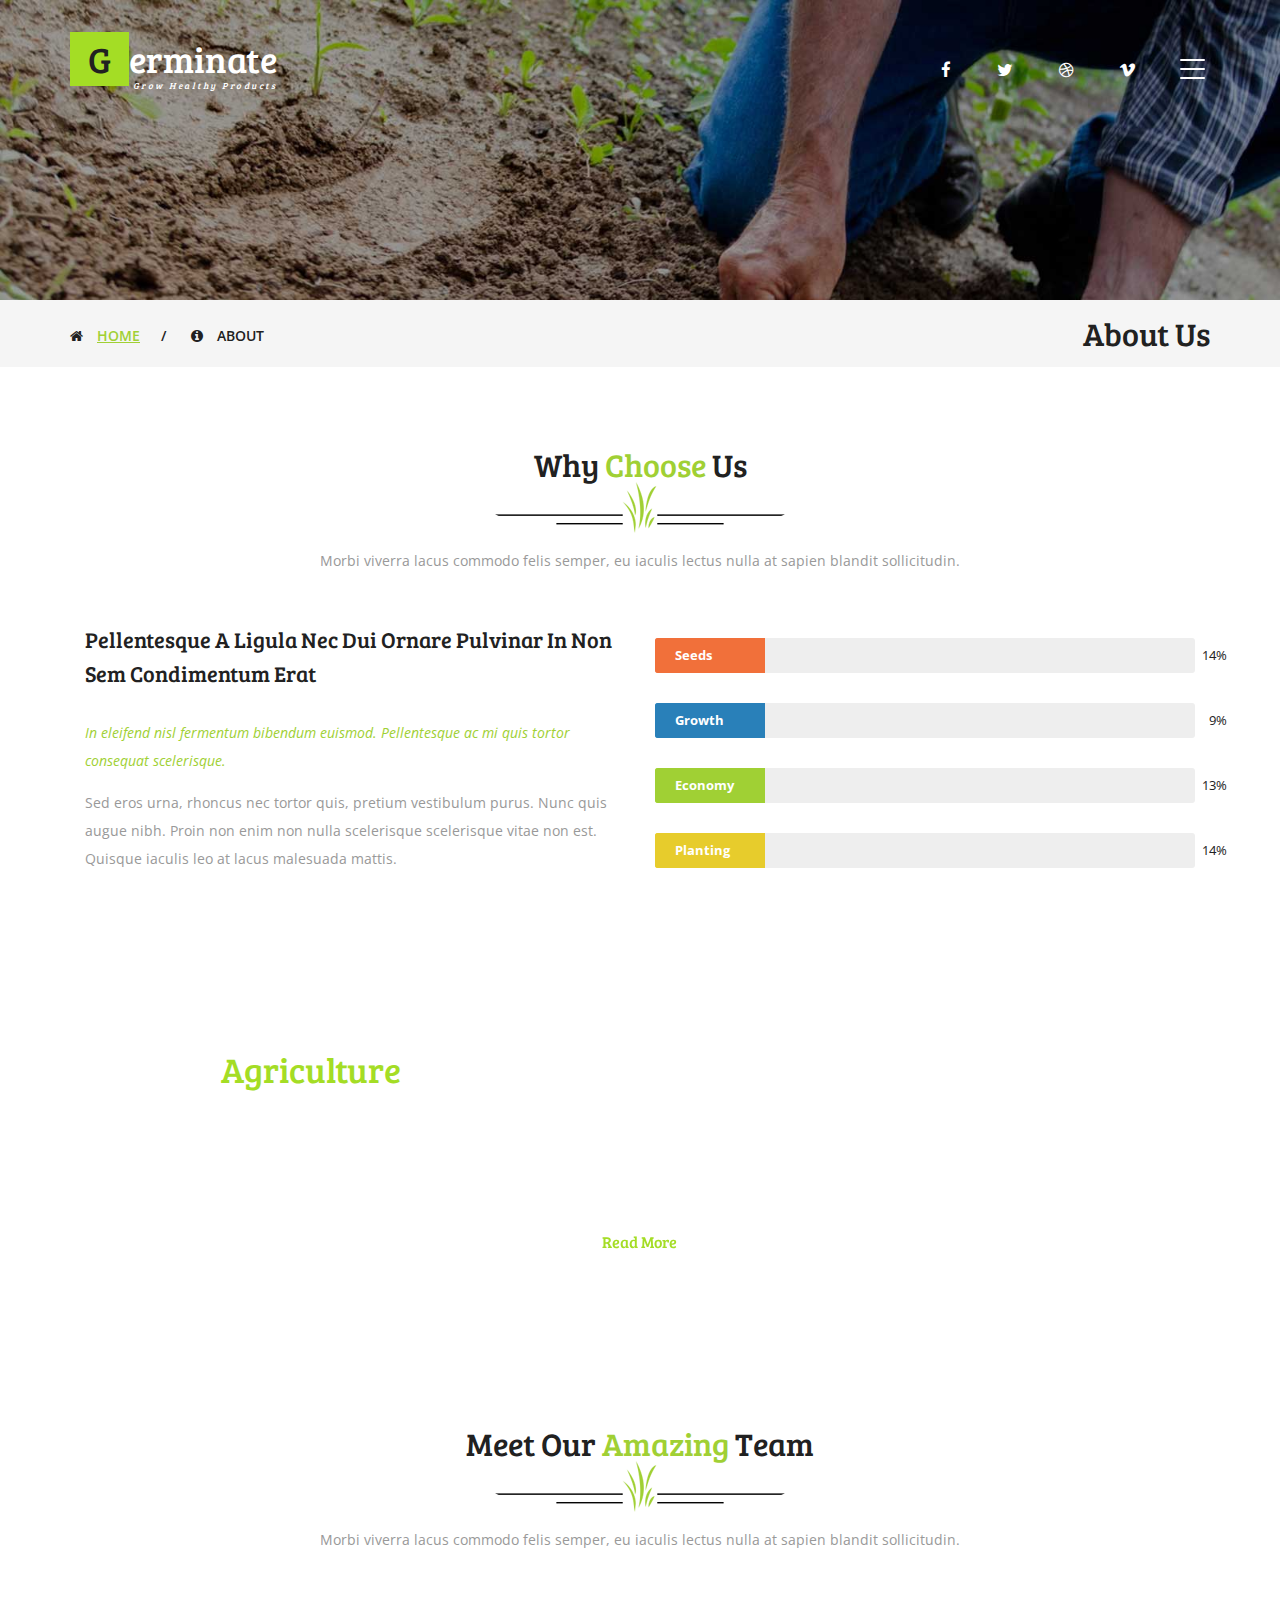
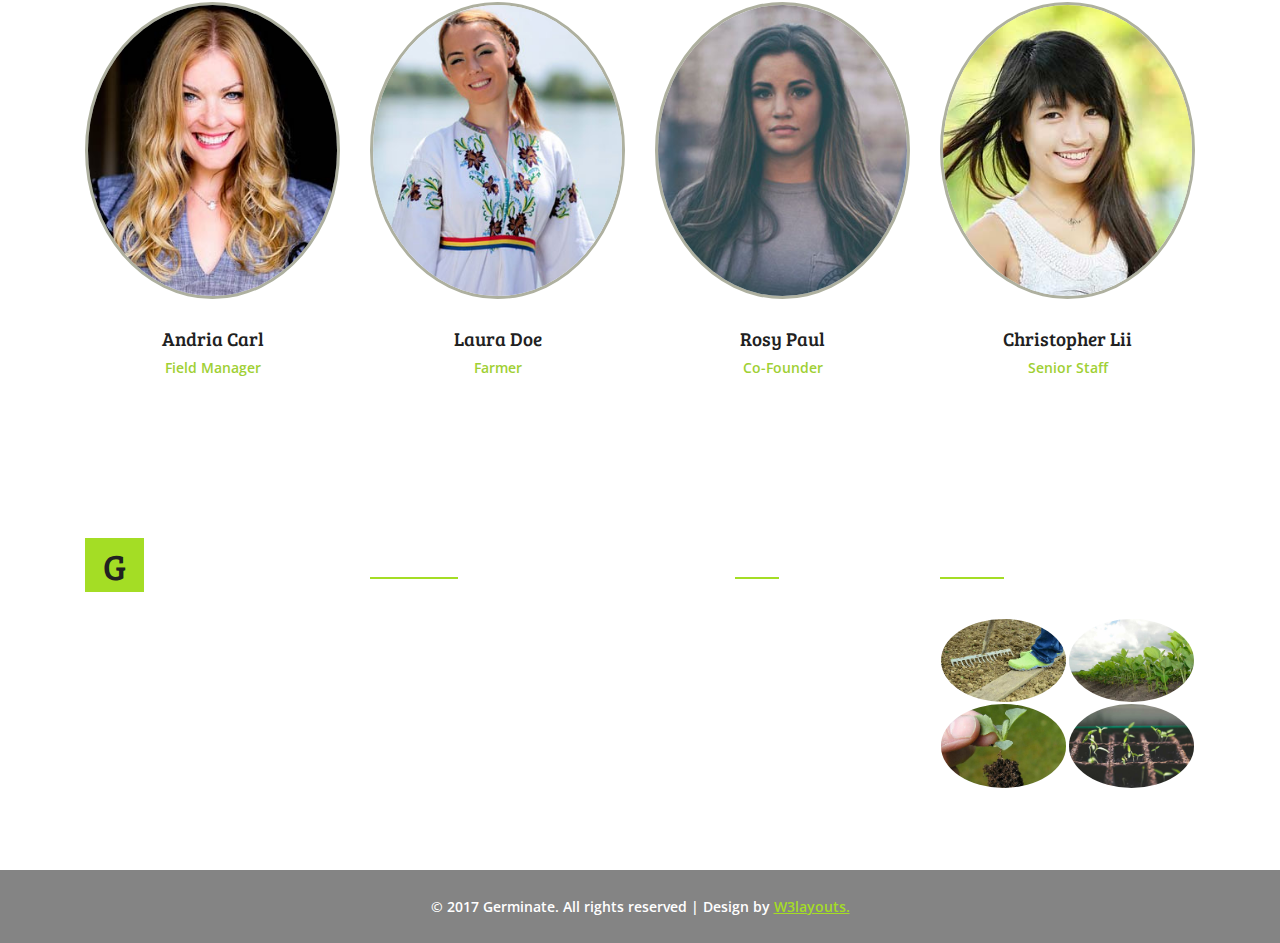
<file: about.html>
<!--
author: W3layouts
author URL: http://w3layouts.com
License: Creative Commons Attribution 3.0 Unported
License URL: http://creativecommons.org/licenses/by/3.0/
-->
<!DOCTYPE html>
<html lang="en">
<head>
<title>Germinate an Agriculture Category Flat Bootstrap Responsive Website Template | About Us :: w3layouts</title>
<!-- custom-theme -->
<meta name="viewport" content="width=device-width, initial-scale=1">
<meta http-equiv="Content-Type" content="text/html; charset=utf-8" />
<meta name="keywords" content="Germinate Responsive web template, Bootstrap Web Templates, Flat Web Templates, Android Compatible web template, 
Smartphone Compatible web template, free webdesigns for Nokia, Samsung, LG, SonyEricsson, Motorola web design" />
<script type="application/x-javascript"> addEventListener("load", function() { setTimeout(hideURLbar, 0); }, false);
		function hideURLbar(){ window.scrollTo(0,1); } </script>
<!-- //custom-theme -->
<link href="css/bootstrap.css" rel="stylesheet" type="text/css" media="all" />
<link href="css/style.css" rel="stylesheet" type="text/css" media="all" />
<!-- js -->
<script type="text/javascript" src="js/jquery-2.1.4.min.js"></script>
<!-- //js -->
<!-- font-awesome-icons -->
<link href="css/font-awesome.css" rel="stylesheet"> 
<!-- //font-awesome-icons -->
<link href="//fonts.googleapis.com/css?family=Bree+Serif&amp;subset=latin-ext" rel="stylesheet">
<link href='//fonts.googleapis.com/css?family=Open+Sans:400,300,300italic,400italic,600,600italic,700,700italic,800,800italic' rel='stylesheet' type='text/css'>
</head>
	
<body>
<!-- banner -->
	<div class="banner1">
		<div class="container">
			<div class="w3_agileits_banner_main_grid">
				<div class="w3_agile_logo">
					<h1><a href="index.html"><span>G</span>erminate<i>Grow healthy products</i></a></h1>
				</div>
				<div class="agile_social_icons_banner">
					<ul class="agileits_social_list">
						<li><a href="#" class="w3_agile_facebook"><i class="fa fa-facebook" aria-hidden="true"></i></a></li>
						<li><a href="#" class="agile_twitter"><i class="fa fa-twitter" aria-hidden="true"></i></a></li>
						<li><a href="#" class="w3_agile_dribble"><i class="fa fa-dribbble" aria-hidden="true"></i></a></li>
						<li><a href="#" class="w3_agile_vimeo"><i class="fa fa-vimeo" aria-hidden="true"></i></a></li>
					</ul>
				</div>
				<div class="agileits_w3layouts_menu">
					<div class="shy-menu">
						<a class="shy-menu-hamburger">
							<span class="layer top"></span>
							<span class="layer mid"></span>
							<span class="layer btm"></span>
						</a>
						<div class="shy-menu-panel">
							<nav class="menu menu--horatio link-effect-8" id="link-effect-8">
								<ul class="w3layouts_menu__list">
									<li><a href="index.html">Home</a></li>
									<li class="active"><a href="about.html">About Us</a></li> 
									<li><a href="services.html">Services</a></li>
									<li><a href="gallery.html">Gallery</a></li> 
									<li><a href="contact.html">Contact Us</a></li>
								</ul>
							</nav>
						</div>
						<div class="clearfix"> </div>
					</div>
				</div>
				<div class="clearfix"> </div>
			</div>
		</div>
	</div>
<!-- banner -->
<!-- bootstrap-pop-up -->
	<div class="modal video-modal fade" id="myModal" tabindex="-1" role="dialog" aria-labelledby="myModal">
		<div class="modal-dialog" role="document">
			<div class="modal-content">
				<div class="modal-header">
					Germinate
					<button type="button" class="close" data-dismiss="modal" aria-label="Close"><span aria-hidden="true">&times;</span></button>						
				</div>
				<section>
					<div class="modal-body">
						<img src="images/4.jpg" alt=" " class="img-responsive" />
						<p>Ut enim ad minima veniam, quis nostrum 
							exercitationem ullam corporis suscipit laboriosam, 
							nisi ut aliquid ex ea commodi consequatur? Quis autem 
							vel eum iure reprehenderit qui in ea voluptate velit 
							esse quam nihil molestiae consequatur, vel illum qui 
							dolorem eum fugiat quo voluptas nulla pariatur.
							<i>" Quis autem vel eum iure reprehenderit qui in ea voluptate velit 
								esse quam nihil molestiae consequatur.</i></p>
					</div>
				</section>
			</div>
		</div>
	</div>
<!-- //bootstrap-pop-up -->
<!-- breadcrumbs -->
	<div class="breadcrumbs">
		<div class="container">
			<div class="w3layouts_breadcrumbs_left">
				<ul>
					<li><i class="fa fa-home" aria-hidden="true"></i><a href="index.html">Home</a><span>/</span></li>
					<li><i class="fa fa-info-circle" aria-hidden="true"></i>About</li>
				</ul>
			</div>
			<div class="w3layouts_breadcrumbs_right">
				<h2>About Us</h2>
			</div>
			<div class="clearfix"> </div>
		</div>
	</div>
<!-- //breadcrumbs -->
<!-- about -->
	<div class="welcome">
		<div class="container">
			<h3 class="agileits_w3layouts_head">Why <span>Choose</span> Us</h3>
			<div class="w3_agile_image">
				<img src="images/1.png" alt=" " class="img-responsive" />
			</div>
			<p class="agile_para">Morbi viverra lacus commodo felis semper, eu iaculis lectus nulla at sapien blandit sollicitudin.</p>
			<div class="w3ls_news_grids"> 
				<div class="col-md-6 w3_agile_about_grid_left">
					<h3>Pellentesque a ligula nec dui ornare pulvinar in non sem condimentum erat</h3>
					<p><i>In eleifend nisl fermentum bibendum euismod. Pellentesque ac mi quis tortor 
						consequat scelerisque.</i> Sed eros urna, rhoncus nec tortor quis, pretium vestibulum
						purus. Nunc quis augue nibh. Proin non enim non nulla scelerisque scelerisque 
						vitae non est. Quisque iaculis leo at lacus malesuada mattis.</p>
				</div>
				<div class="col-md-6 w3_agile_about_grid_right">
					<div class="skillbar" data-percent="78">
					  <span class="skillbar-title" style="background: #f1703a;">Seeds</span>
					  <p class="skillbar-bar" style="background: #f88c5e;"></p>
					  <span class="skill-bar-percent"></span>
					</div>
					<!-- End Skill Bar -->
					
					<div class="skillbar" data-percent="54">
					  <span class="skillbar-title" style="background: #2980b9;">Growth</span>
					  <p class="skillbar-bar" style="background: #3498db;"></p>
					  <span class="skill-bar-percent"></span>
					</div>
					<!-- End Skill Bar -->
					
					<div class="skillbar" data-percent="76">
					  <span class="skillbar-title" style="background: #a0d034;">Economy</span>
					  <p class="skillbar-bar" style="background: #b2ec2f;"></p>
					  <span class="skill-bar-percent"></span>
					</div>
					<!-- End Skill Bar -->
					
					<div class="skillbar" data-percent="80">
					  <span class="skillbar-title" style="background: #e7cc2c;">Planting</span>
					  <p class="skillbar-bar" style="background: #f5d410;"></p>
					  <span class="skill-bar-percent"></span>
					</div>
					<!-- End Skill Bar -->
				</div>
				<div class="clearfix"> </div>
			</div>
		</div>
	</div>
<!-- //about -->
<!-- skills -->
	<script src="js/skill.bars.jquery.js"></script>
	<script>
		$(document).ready(function(){
			
			$('.skillbar').skillBars({
				from: 0,
				speed: 4000, 
				interval: 100,
				decimals: 0,
			});
			
		});
	</script>
<!-- //skills -->
<!-- about-bottom -->
	<div class="about-bottom">
		<div class="container">
			<h3><span>Agriculture</span> not only gives riches to a nation, but the
				only riches she can call her own</h3>
			<div class="agileits_w3layouts_learn_more agileits_learn_more hvr-radial-out">
				<a href="#" data-toggle="modal" data-target="#myModal">Read More</a>
			</div>
		</div>
	</div>
<!-- //about-bottom -->
<!-- team -->
	<div class="welcome">
		<div class="container">
			<h3 class="agileits_w3layouts_head">Meet Our <span>Amazing</span> Team</h3>
			<div class="w3_agile_image">
				<img src="images/1.png" alt=" " class="img-responsive" />
			</div>
			<p class="agile_para">Morbi viverra lacus commodo felis semper, eu iaculis lectus nulla at sapien blandit sollicitudin.</p>
			<div class="w3ls_news_grids w3_agileits_team_grids"> 
				<div class="col-md-3 w3_agileits_team_grid"> 
					<div class="w3layouts_news_grid">
						<img src="images/10.jpg" alt=" " class="img-responsive" />
						<div class="w3layouts_news_grid_pos">
							<div class="wthree_text agileinfo_about_text">
								<ul class="agileits_social_list">
									<li><a href="#" class="w3_agile_facebook"><i class="fa fa-facebook" aria-hidden="true"></i></a></li>
									<li><a href="#" class="agile_twitter"><i class="fa fa-twitter" aria-hidden="true"></i></a></li>
									<li><a href="#" class="w3_agile_dribble"><i class="fa fa-dribbble" aria-hidden="true"></i></a></li>
								</ul>
							</div>
						</div>
					</div>
					<h4>Andria Carl</h4>
					<p>Field Manager</p>
				</div>
				<div class="col-md-3 w3_agileits_team_grid"> 
					<div class="w3layouts_news_grid">
						<img src="images/11.jpg" alt=" " class="img-responsive" />
						<div class="w3layouts_news_grid_pos">
							<div class="wthree_text agileinfo_about_text">
								<ul class="agileits_social_list">
									<li><a href="#" class="w3_agile_facebook"><i class="fa fa-facebook" aria-hidden="true"></i></a></li>
									<li><a href="#" class="agile_twitter"><i class="fa fa-twitter" aria-hidden="true"></i></a></li>
									<li><a href="#" class="w3_agile_dribble"><i class="fa fa-dribbble" aria-hidden="true"></i></a></li>
								</ul>
							</div>
						</div>
					</div>
					<h4>Laura Doe</h4>
					<p>Farmer</p>
				</div>
				<div class="col-md-3 w3_agileits_team_grid"> 
					<div class="w3layouts_news_grid">
						<img src="images/12.jpg" alt=" " class="img-responsive" />
						<div class="w3layouts_news_grid_pos">
							<div class="wthree_text agileinfo_about_text">
								<ul class="agileits_social_list">
									<li><a href="#" class="w3_agile_facebook"><i class="fa fa-facebook" aria-hidden="true"></i></a></li>
									<li><a href="#" class="agile_twitter"><i class="fa fa-twitter" aria-hidden="true"></i></a></li>
									<li><a href="#" class="w3_agile_dribble"><i class="fa fa-dribbble" aria-hidden="true"></i></a></li>
								</ul>
							</div>
						</div>
					</div>
					<h4>Rosy Paul</h4>
					<p>Co-Founder</p>
				</div>
				<div class="col-md-3 w3_agileits_team_grid"> 
					<div class="w3layouts_news_grid">
						<img src="images/13.jpg" alt=" " class="img-responsive" />
						<div class="w3layouts_news_grid_pos">
							<div class="wthree_text agileinfo_about_text">
								<ul class="agileits_social_list">
									<li><a href="#" class="w3_agile_facebook"><i class="fa fa-facebook" aria-hidden="true"></i></a></li>
									<li><a href="#" class="agile_twitter"><i class="fa fa-twitter" aria-hidden="true"></i></a></li>
									<li><a href="#" class="w3_agile_dribble"><i class="fa fa-dribbble" aria-hidden="true"></i></a></li>
								</ul>
							</div>
						</div>
					</div>
					<h4>Christopher Lii</h4>
					<p>Senior Staff</p>
				</div>
				<div class="clearfix"> </div>
			</div>
		</div>
	</div>
<!-- //team -->
<!-- footer -->
	<div class="footer">
		<div class="container">
			<div class="w3agile_footer_grids">
				<div class="col-md-3 agileinfo_footer_grid">
					<div class="agileits_w3layouts_footer_logo">
						<h2><a href="index.html"><span>G</span>erminate<i>Grow healthy products</i></a></h2>
					</div>
				</div>
				<div class="col-md-4 agileinfo_footer_grid">
					<h3>Contact Info</h3>
					<h4>Call Us <span>+1234 567 891</span></h4>
					<p>My Company, 875 Jewel Road <span>8907 Ukraine.</span></p>
					<ul class="agileits_social_list">
						<li><a href="#" class="w3_agile_facebook"><i class="fa fa-facebook" aria-hidden="true"></i></a></li>
						<li><a href="#" class="agile_twitter"><i class="fa fa-twitter" aria-hidden="true"></i></a></li>
						<li><a href="#" class="w3_agile_dribble"><i class="fa fa-dribbble" aria-hidden="true"></i></a></li>
						<li><a href="#" class="w3_agile_vimeo"><i class="fa fa-vimeo" aria-hidden="true"></i></a></li>
					</ul>
				</div>
				<div class="col-md-2 agileinfo_footer_grid agileinfo_footer_grid1">
					<h3>Navigation</h3>
					<ul class="w3layouts_footer_nav">
						<li><a href="index.html"><i class="fa fa-long-arrow-right" aria-hidden="true"></i>Home</a></li>
						<li><a href="icons.html"><i class="fa fa-long-arrow-right" aria-hidden="true"></i>Web Icons</a></li>
						<li><a href="typography.html"><i class="fa fa-long-arrow-right" aria-hidden="true"></i>Typography</a></li>
						<li><a href="contact.html"><i class="fa fa-long-arrow-right" aria-hidden="true"></i>Contact Us</a></li>
					</ul>
				</div>
				<div class="col-md-3 agileinfo_footer_grid">
					<h3>Blog Posts</h3>
					<div class="agileinfo_footer_grid_left">
						<a href="#" data-toggle="modal" data-target="#myModal"><img src="images/6.jpg" alt=" " class="img-responsive" /></a>
					</div>
					<div class="agileinfo_footer_grid_left">
						<a href="#" data-toggle="modal" data-target="#myModal"><img src="images/2.jpg" alt=" " class="img-responsive" /></a>
					</div>
					<div class="agileinfo_footer_grid_left">
						<a href="#" data-toggle="modal" data-target="#myModal"><img src="images/5.jpg" alt=" " class="img-responsive" /></a>
					</div>
					<div class="agileinfo_footer_grid_left">
						<a href="#" data-toggle="modal" data-target="#myModal"><img src="images/3.jpg" alt=" " class="img-responsive" /></a>
					</div>
					<div class="clearfix"> </div>
				</div>
				<div class="clearfix"> </div>
			</div>
		</div>
		<div class="w3_agileits_footer_copy">
			<div class="container">
				<p>© 2017 Germinate. All rights reserved | Design by <a href="http://w3layouts.com">W3layouts.</a></p>
			</div>
		</div>
	</div>
<!-- //footer -->
<!-- menu -->
	<script>
		$(function() {
			
			initDropDowns($("div.shy-menu"));

		});

		function initDropDowns(allMenus) {

			allMenus.children(".shy-menu-hamburger").on("click", function() {
				
				var thisTrigger = jQuery(this),
					thisMenu = thisTrigger.parent(),
					thisPanel = thisTrigger.next();

				if (thisMenu.hasClass("is-open")) {

					thisMenu.removeClass("is-open");

				} else {			
					
					allMenus.removeClass("is-open");	
					thisMenu.addClass("is-open");
					thisPanel.on("click", function(e) {
						e.stopPropagation();
					});
				}
				
				return false;
			});
		}
	</script>
<!-- //menu -->
<!-- start-smoth-scrolling -->
<script type="text/javascript" src="js/move-top.js"></script>
<script type="text/javascript" src="js/easing.js"></script>
<script type="text/javascript">
	jQuery(document).ready(function($) {
		$(".scroll").click(function(event){		
			event.preventDefault();
			$('html,body').animate({scrollTop:$(this.hash).offset().top},1000);
		});
	});
</script>
<!-- start-smoth-scrolling -->
<!-- for bootstrap working -->
	<script src="js/bootstrap.js"></script>
<!-- //for bootstrap working -->
<!-- here stars scrolling icon -->
	<script type="text/javascript">
		$(document).ready(function() {
			/*
				var defaults = {
				containerID: 'toTop', // fading element id
				containerHoverID: 'toTopHover', // fading element hover id
				scrollSpeed: 1200,
				easingType: 'linear' 
				};
			*/
								
			$().UItoTop({ easingType: 'easeOutQuart' });
								
			});
	</script>
<!-- //here ends scrolling icon -->
</body>
</html>
</file>
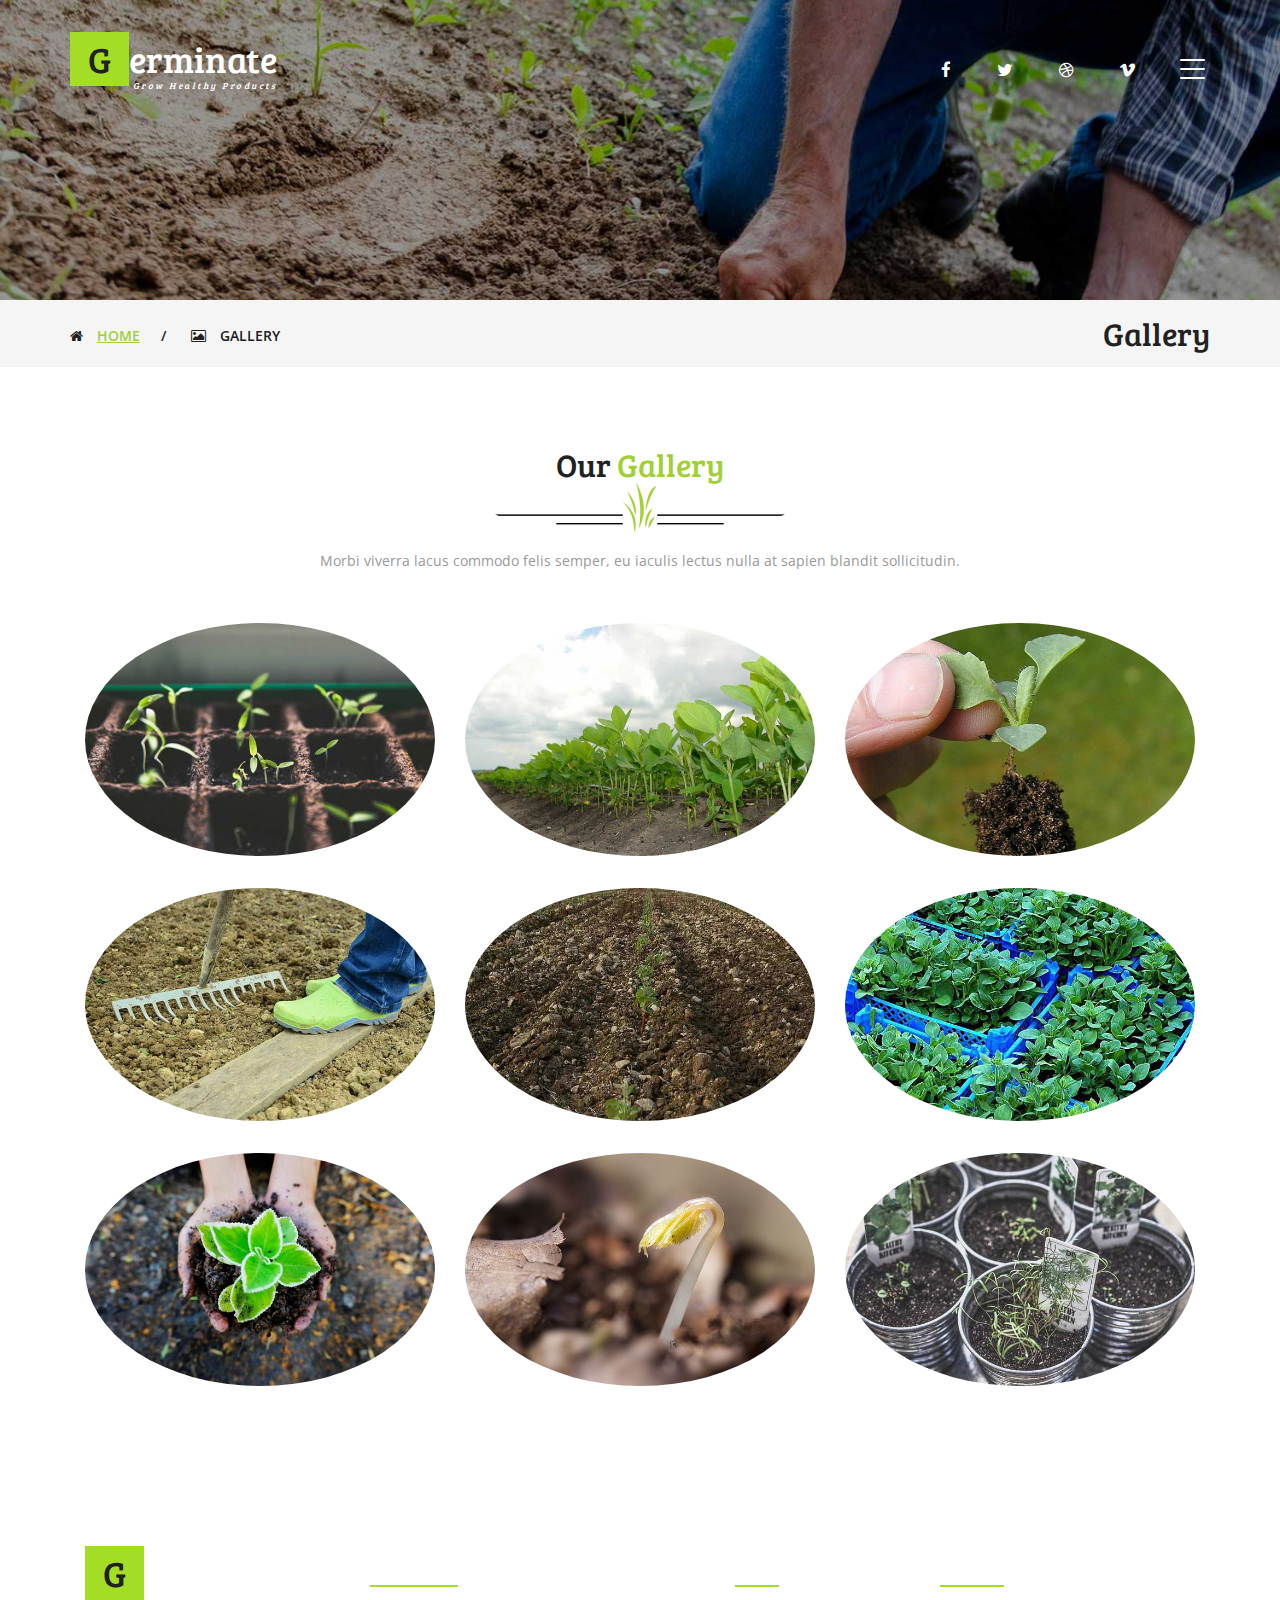
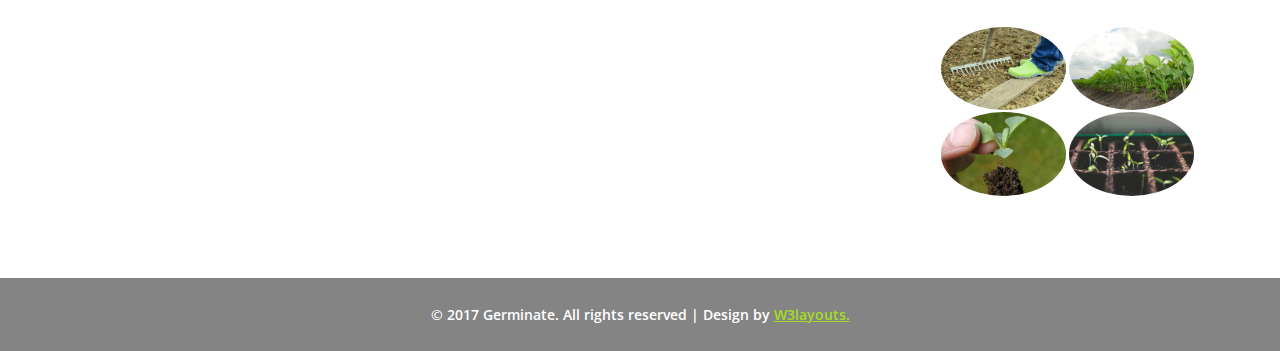
<file: gallery.html>
<!--
author: W3layouts
author URL: http://w3layouts.com
License: Creative Commons Attribution 3.0 Unported
License URL: http://creativecommons.org/licenses/by/3.0/
-->
<!DOCTYPE html>
<html lang="en">
<head>
<title>Germinate an Agriculture Category Flat Bootstrap Responsive Website Template | Gallery :: w3layouts</title>
<!-- custom-theme -->
<meta name="viewport" content="width=device-width, initial-scale=1">
<meta http-equiv="Content-Type" content="text/html; charset=utf-8" />
<meta name="keywords" content="Germinate Responsive web template, Bootstrap Web Templates, Flat Web Templates, Android Compatible web template, 
Smartphone Compatible web template, free webdesigns for Nokia, Samsung, LG, SonyEricsson, Motorola web design" />
<script type="application/x-javascript"> addEventListener("load", function() { setTimeout(hideURLbar, 0); }, false);
		function hideURLbar(){ window.scrollTo(0,1); } </script>
<!-- //custom-theme -->
<link href="css/bootstrap.css" rel="stylesheet" type="text/css" media="all" />
<link href="css/style.css" rel="stylesheet" type="text/css" media="all" />
<!-- js -->
<script type="text/javascript" src="js/jquery-2.1.4.min.js"></script>
<!-- //js -->
<!-- gallery -->
<link href="css/lsb.css" rel="stylesheet" type="text/css">
<!-- //gallery -->
<!-- font-awesome-icons -->
<link href="css/font-awesome.css" rel="stylesheet"> 
<!-- //font-awesome-icons -->
<link href="//fonts.googleapis.com/css?family=Bree+Serif&amp;subset=latin-ext" rel="stylesheet">
<link href='//fonts.googleapis.com/css?family=Open+Sans:400,300,300italic,400italic,600,600italic,700,700italic,800,800italic' rel='stylesheet' type='text/css'>
</head>
	
<body>
<!-- banner -->
	<div class="banner1">
		<div class="container">
			<div class="w3_agileits_banner_main_grid">
				<div class="w3_agile_logo">
					<h1><a href="index.html"><span>G</span>erminate<i>Grow healthy products</i></a></h1>
				</div>
				<div class="agile_social_icons_banner">
					<ul class="agileits_social_list">
						<li><a href="#" class="w3_agile_facebook"><i class="fa fa-facebook" aria-hidden="true"></i></a></li>
						<li><a href="#" class="agile_twitter"><i class="fa fa-twitter" aria-hidden="true"></i></a></li>
						<li><a href="#" class="w3_agile_dribble"><i class="fa fa-dribbble" aria-hidden="true"></i></a></li>
						<li><a href="#" class="w3_agile_vimeo"><i class="fa fa-vimeo" aria-hidden="true"></i></a></li>
					</ul>
				</div>
				<div class="agileits_w3layouts_menu">
					<div class="shy-menu">
						<a class="shy-menu-hamburger">
							<span class="layer top"></span>
							<span class="layer mid"></span>
							<span class="layer btm"></span>
						</a>
						<div class="shy-menu-panel">
							<nav class="menu menu--horatio link-effect-8" id="link-effect-8">
								<ul class="w3layouts_menu__list">
									<li><a href="index.html">Home</a></li>
									<li><a href="about.html">About Us</a></li> 
									<li><a href="services.html">Services</a></li>
									<li class="active"><a href="gallery.html">Gallery</a></li> 
									<li><a href="contact.html">Contact Us</a></li>
								</ul>
							</nav>
						</div>
						<div class="clearfix"> </div>
					</div>
				</div>
				<div class="clearfix"> </div>
			</div>
		</div>
	</div>
<!-- banner -->
<!-- bootstrap-pop-up -->
	<div class="modal video-modal fade" id="myModal" tabindex="-1" role="dialog" aria-labelledby="myModal">
		<div class="modal-dialog" role="document">
			<div class="modal-content">
				<div class="modal-header">
					Germinate
					<button type="button" class="close" data-dismiss="modal" aria-label="Close"><span aria-hidden="true">&times;</span></button>						
				</div>
				<section>
					<div class="modal-body">
						<img src="images/4.jpg" alt=" " class="img-responsive" />
						<p>Ut enim ad minima veniam, quis nostrum 
							exercitationem ullam corporis suscipit laboriosam, 
							nisi ut aliquid ex ea commodi consequatur? Quis autem 
							vel eum iure reprehenderit qui in ea voluptate velit 
							esse quam nihil molestiae consequatur, vel illum qui 
							dolorem eum fugiat quo voluptas nulla pariatur.
							<i>" Quis autem vel eum iure reprehenderit qui in ea voluptate velit 
								esse quam nihil molestiae consequatur.</i></p>
					</div>
				</section>
			</div>
		</div>
	</div>
<!-- //bootstrap-pop-up -->
<!-- breadcrumbs -->
	<div class="breadcrumbs">
		<div class="container">
			<div class="w3layouts_breadcrumbs_left">
				<ul>
					<li><i class="fa fa-home" aria-hidden="true"></i><a href="index.html">Home</a><span>/</span></li>
					<li><i class="fa fa-picture-o" aria-hidden="true"></i>Gallery</li>
				</ul>
			</div>
			<div class="w3layouts_breadcrumbs_right">
				<h2>Gallery</h2>
			</div>
			<div class="clearfix"> </div>
		</div>
	</div>
<!-- //breadcrumbs -->
<!-- gallery -->
	<div class="welcome">
		<div class="container">
			<h3 class="agileits_w3layouts_head">Our <span>Gallery</span></h3>
			<div class="w3_agile_image">
				<img src="images/1.png" alt=" " class="img-responsive" />
			</div>
			<p class="agile_para">Morbi viverra lacus commodo felis semper, eu iaculis lectus nulla at sapien blandit sollicitudin.</p>
			<div class="w3layouts_gallery_grids">	
				<div class="col-md-4 w3layouts_gallery_grid">
					<a href="images/3.jpg" class="lsb-preview" data-lsb-group="header">
						<div class="w3layouts_news_grid">
							<img src="images/3.jpg" alt=" " class="img-responsive">
							<div class="w3layouts_news_grid_pos">
								<div class="wthree_text"><h3>plantation</h3></div>
							</div>
						</div>
					</a>
				</div>
				<div class="col-md-4 w3layouts_gallery_grid">
					<a href="images/2.jpg" class="lsb-preview" data-lsb-group="header">
						<div class="w3layouts_news_grid">
							<img src="images/2.jpg" alt=" " class="img-responsive">
							<div class="w3layouts_news_grid_pos">
								<div class="wthree_text"><h3>plantation</h3></div>
							</div>
						</div>
					</a>
				</div>
				<div class="col-md-4 w3layouts_gallery_grid">
					<a href="images/5.jpg" class="lsb-preview" data-lsb-group="header">
						<div class="w3layouts_news_grid">
							<img src="images/5.jpg" alt=" " class="img-responsive">
							<div class="w3layouts_news_grid_pos">
								<div class="wthree_text"><h3>plantation</h3></div>
							</div>
						</div>
					</a>
				</div>
				<div class="col-md-4 w3layouts_gallery_grid">
					<a href="images/6.jpg" class="lsb-preview" data-lsb-group="header">
						<div class="w3layouts_news_grid">
							<img src="images/6.jpg" alt=" " class="img-responsive">
							<div class="w3layouts_news_grid_pos">
								<div class="wthree_text"><h3>plantation</h3></div>
							</div>
						</div>
					</a>
				</div>
				<div class="col-md-4 w3layouts_gallery_grid">
					<a href="images/1.jpg" class="lsb-preview" data-lsb-group="header">
						<div class="w3layouts_news_grid">
							<img src="images/1.jpg" alt=" " class="img-responsive">
							<div class="w3layouts_news_grid_pos">
								<div class="wthree_text"><h3>plantation</h3></div>
							</div>
						</div>
					</a>
				</div>
				<div class="col-md-4 w3layouts_gallery_grid">
					<a href="images/17.jpg" class="lsb-preview" data-lsb-group="header">
						<div class="w3layouts_news_grid">
							<img src="images/17.jpg" alt=" " class="img-responsive">
							<div class="w3layouts_news_grid_pos">
								<div class="wthree_text"><h3>plantation</h3></div>
							</div>
						</div>
					</a>
				</div>
				<div class="col-md-4 w3layouts_gallery_grid">
					<a href="images/18.jpg" class="lsb-preview" data-lsb-group="header">
						<div class="w3layouts_news_grid">
							<img src="images/18.jpg" alt=" " class="img-responsive">
							<div class="w3layouts_news_grid_pos">
								<div class="wthree_text"><h3>plantation</h3></div>
							</div>
						</div>
					</a>
				</div>
				<div class="col-md-4 w3layouts_gallery_grid">
					<a href="images/19.jpg" class="lsb-preview" data-lsb-group="header">
						<div class="w3layouts_news_grid">
							<img src="images/19.jpg" alt=" " class="img-responsive">
							<div class="w3layouts_news_grid_pos">
								<div class="wthree_text"><h3>plantation</h3></div>
							</div>
						</div>
					</a>
				</div>
				<div class="col-md-4 w3layouts_gallery_grid">
					<a href="images/20.jpg" class="lsb-preview" data-lsb-group="header">
						<div class="w3layouts_news_grid">
							<img src="images/20.jpg" alt=" " class="img-responsive">
							<div class="w3layouts_news_grid_pos">
								<div class="wthree_text"><h3>plantation</h3></div>
							</div>
						</div>
					</a>
				</div>
				<div class="clearfix"> </div>
			</div>
		</div>
	</div>
<!-- //gallery -->
	<script src="js/lsb.min.js"></script>
	<script>
	$(window).load(function() {
		  $.fn.lightspeedBox();
		});
	</script>
<!-- footer -->
	<div class="footer">
		<div class="container">
			<div class="w3agile_footer_grids">
				<div class="col-md-3 agileinfo_footer_grid">
					<div class="agileits_w3layouts_footer_logo">
						<h2><a href="index.html"><span>G</span>erminate<i>Grow healthy products</i></a></h2>
					</div>
				</div>
				<div class="col-md-4 agileinfo_footer_grid">
					<h3>Contact Info</h3>
					<h4>Call Us <span>+1234 567 891</span></h4>
					<p>My Company, 875 Jewel Road <span>8907 Ukraine.</span></p>
					<ul class="agileits_social_list">
						<li><a href="#" class="w3_agile_facebook"><i class="fa fa-facebook" aria-hidden="true"></i></a></li>
						<li><a href="#" class="agile_twitter"><i class="fa fa-twitter" aria-hidden="true"></i></a></li>
						<li><a href="#" class="w3_agile_dribble"><i class="fa fa-dribbble" aria-hidden="true"></i></a></li>
						<li><a href="#" class="w3_agile_vimeo"><i class="fa fa-vimeo" aria-hidden="true"></i></a></li>
					</ul>
				</div>
				<div class="col-md-2 agileinfo_footer_grid agileinfo_footer_grid1">
					<h3>Navigation</h3>
					<ul class="w3layouts_footer_nav">
						<li><a href="index.html"><i class="fa fa-long-arrow-right" aria-hidden="true"></i>Home</a></li>
						<li><a href="icons.html"><i class="fa fa-long-arrow-right" aria-hidden="true"></i>Web Icons</a></li>
						<li><a href="typography.html"><i class="fa fa-long-arrow-right" aria-hidden="true"></i>Typography</a></li>
						<li><a href="contact.html"><i class="fa fa-long-arrow-right" aria-hidden="true"></i>Contact Us</a></li>
					</ul>
				</div>
				<div class="col-md-3 agileinfo_footer_grid">
					<h3>Blog Posts</h3>
					<div class="agileinfo_footer_grid_left">
						<a href="#" data-toggle="modal" data-target="#myModal"><img src="images/6.jpg" alt=" " class="img-responsive" /></a>
					</div>
					<div class="agileinfo_footer_grid_left">
						<a href="#" data-toggle="modal" data-target="#myModal"><img src="images/2.jpg" alt=" " class="img-responsive" /></a>
					</div>
					<div class="agileinfo_footer_grid_left">
						<a href="#" data-toggle="modal" data-target="#myModal"><img src="images/5.jpg" alt=" " class="img-responsive" /></a>
					</div>
					<div class="agileinfo_footer_grid_left">
						<a href="#" data-toggle="modal" data-target="#myModal"><img src="images/3.jpg" alt=" " class="img-responsive" /></a>
					</div>
					<div class="clearfix"> </div>
				</div>
				<div class="clearfix"> </div>
			</div>
		</div>
		<div class="w3_agileits_footer_copy">
			<div class="container">
				<p>© 2017 Germinate. All rights reserved | Design by <a href="http://w3layouts.com">W3layouts.</a></p>
			</div>
		</div>
	</div>
<!-- //footer -->
<!-- menu -->
	<script>
		$(function() {
			
			initDropDowns($("div.shy-menu"));

		});

		function initDropDowns(allMenus) {

			allMenus.children(".shy-menu-hamburger").on("click", function() {
				
				var thisTrigger = jQuery(this),
					thisMenu = thisTrigger.parent(),
					thisPanel = thisTrigger.next();

				if (thisMenu.hasClass("is-open")) {

					thisMenu.removeClass("is-open");

				} else {			
					
					allMenus.removeClass("is-open");	
					thisMenu.addClass("is-open");
					thisPanel.on("click", function(e) {
						e.stopPropagation();
					});
				}
				
				return false;
			});
		}
	</script>
<!-- //menu -->
<!-- start-smoth-scrolling -->
<script type="text/javascript" src="js/move-top.js"></script>
<script type="text/javascript" src="js/easing.js"></script>
<script type="text/javascript">
	jQuery(document).ready(function($) {
		$(".scroll").click(function(event){		
			event.preventDefault();
			$('html,body').animate({scrollTop:$(this.hash).offset().top},1000);
		});
	});
</script>
<!-- start-smoth-scrolling -->
<!-- for bootstrap working -->
	<script src="js/bootstrap.js"></script>
<!-- //for bootstrap working -->
<!-- here stars scrolling icon -->
	<script type="text/javascript">
		$(document).ready(function() {
			/*
				var defaults = {
				containerID: 'toTop', // fading element id
				containerHoverID: 'toTopHover', // fading element hover id
				scrollSpeed: 1200,
				easingType: 'linear' 
				};
			*/
								
			$().UItoTop({ easingType: 'easeOutQuart' });
								
			});
	</script>
<!-- //here ends scrolling icon -->
</body>
</html>
</file>
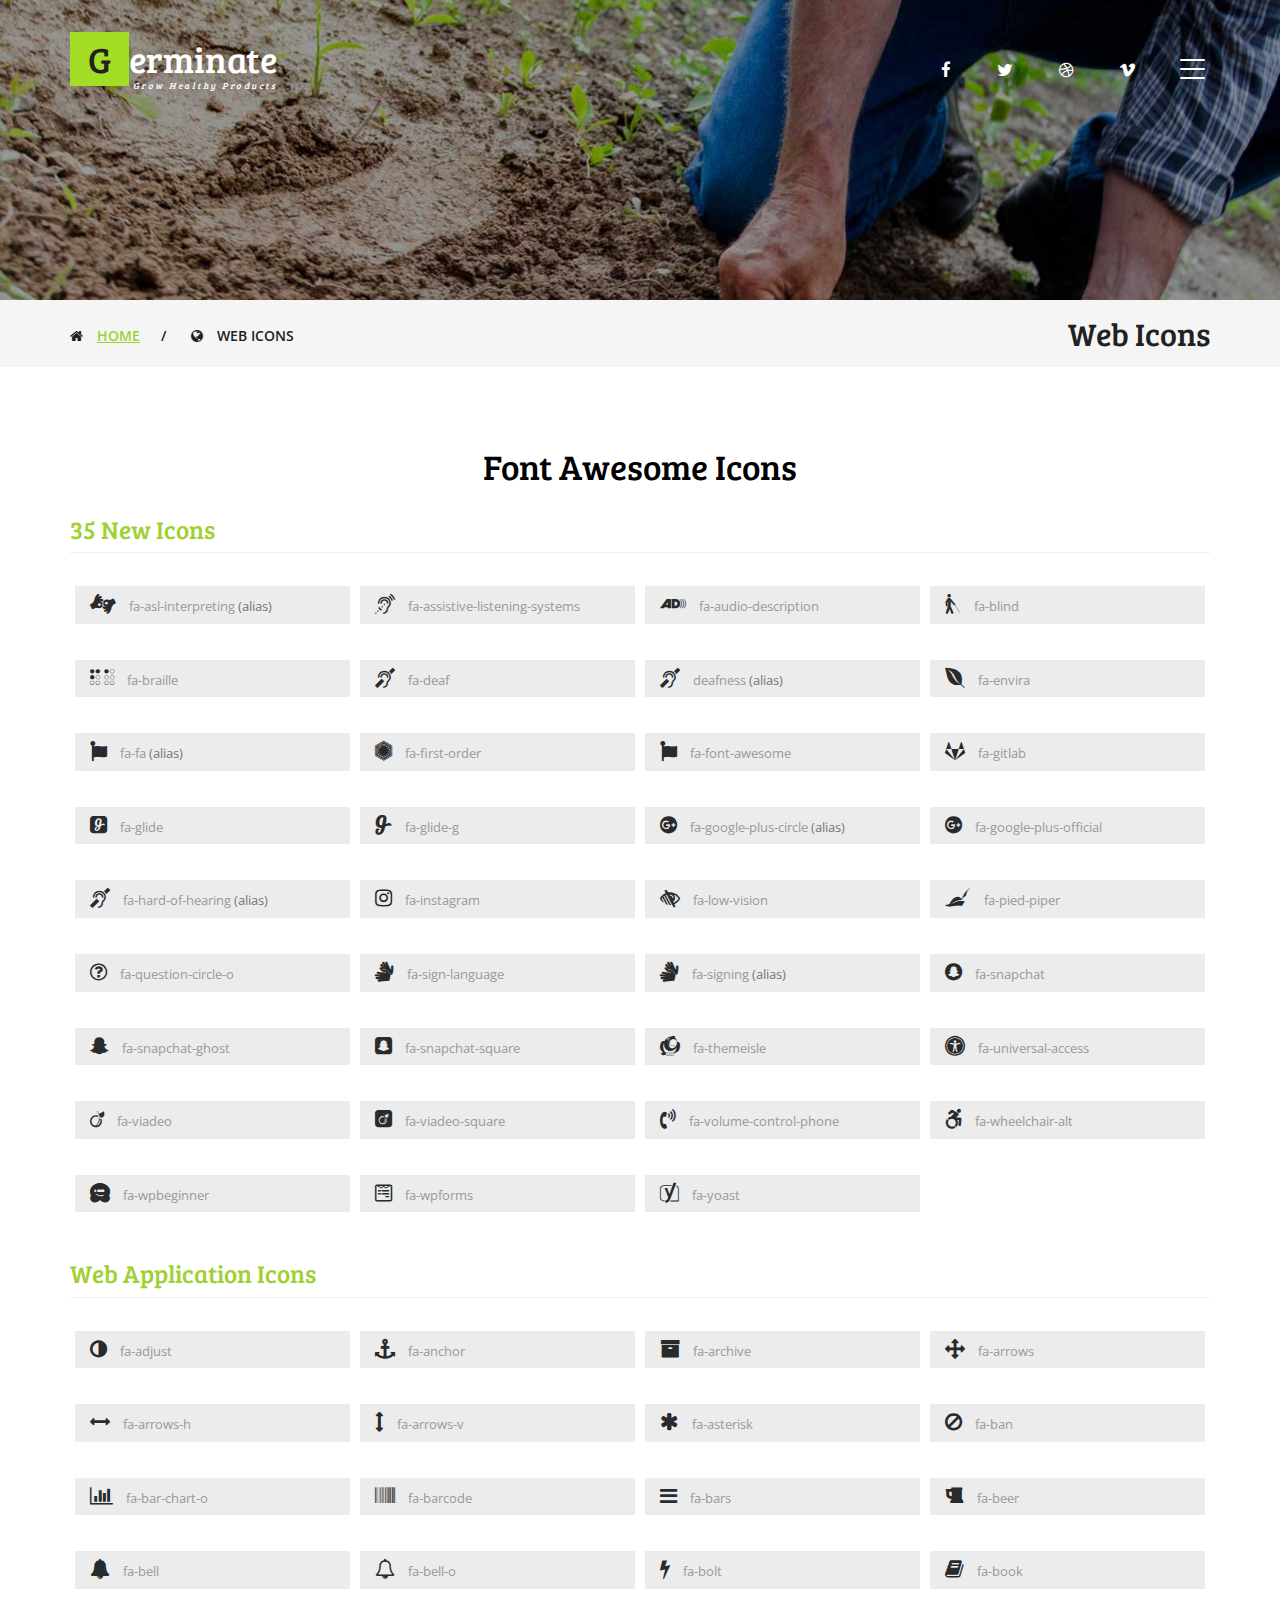
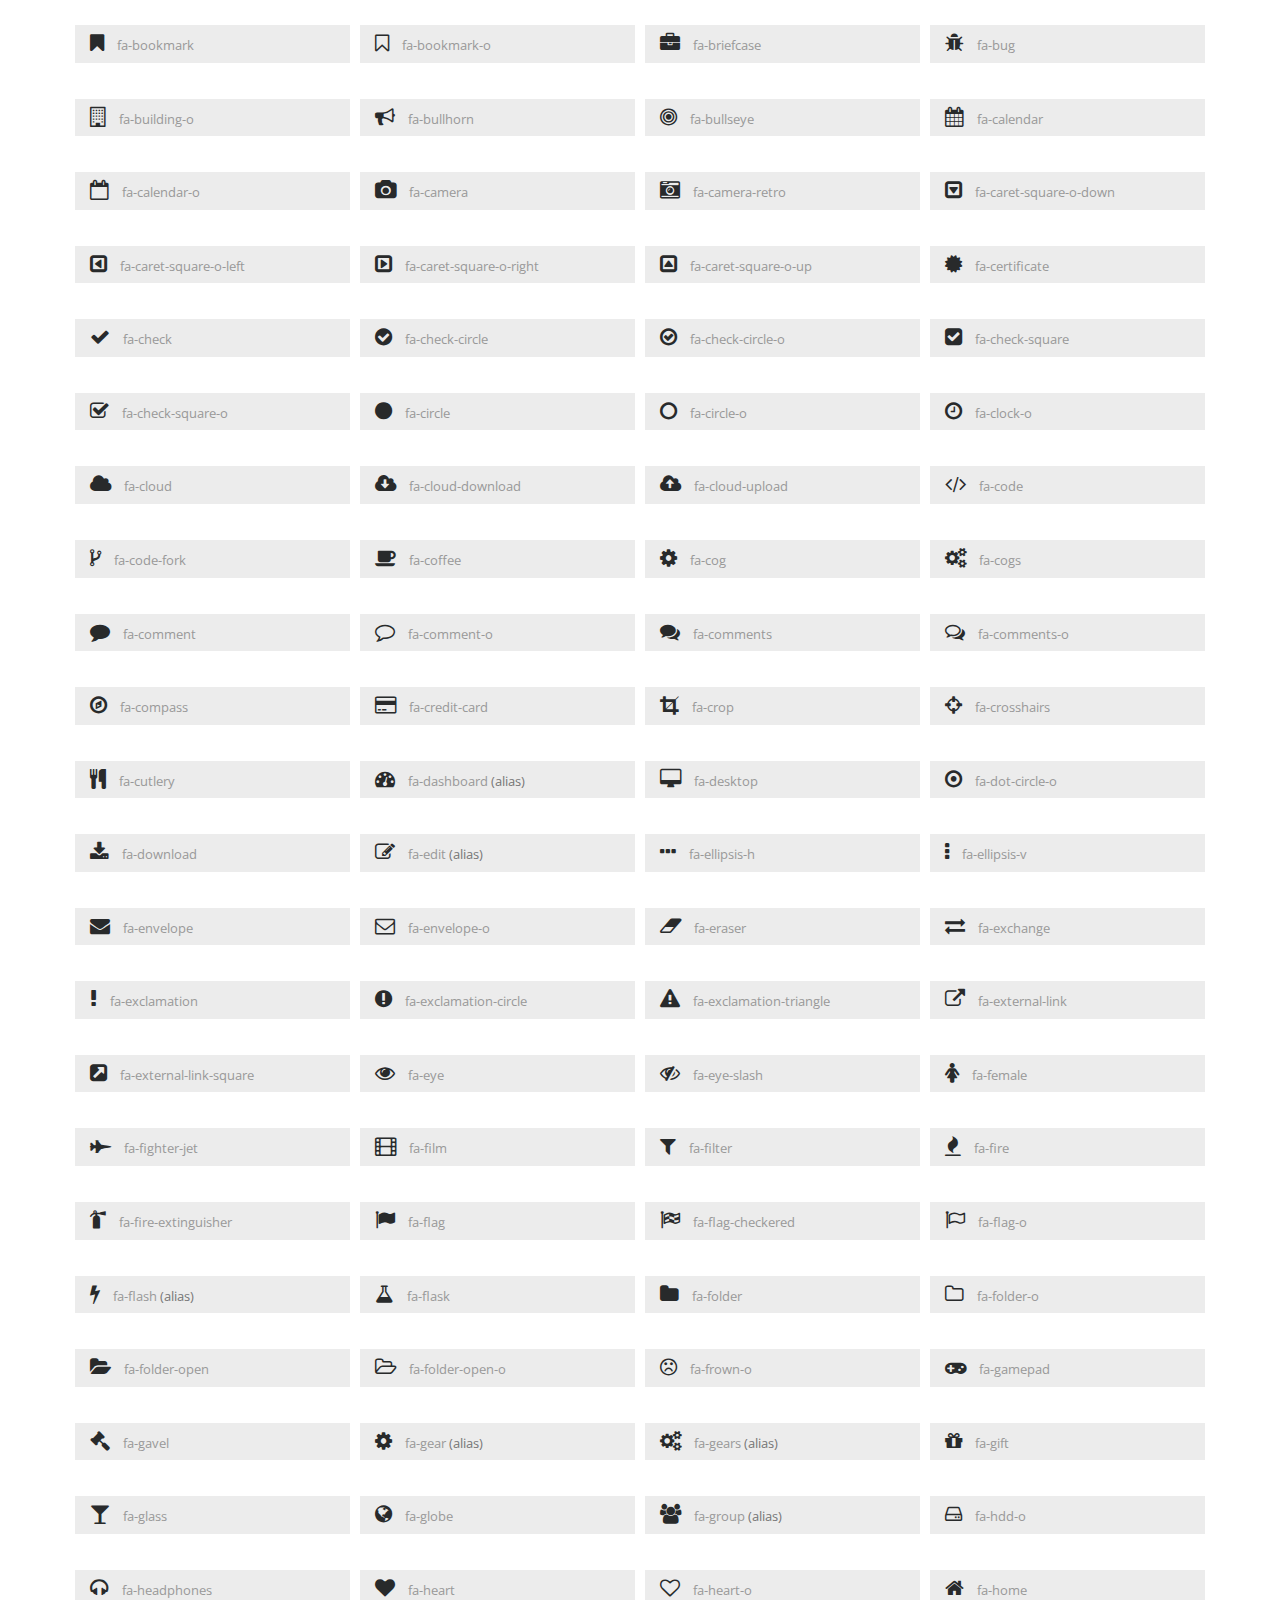
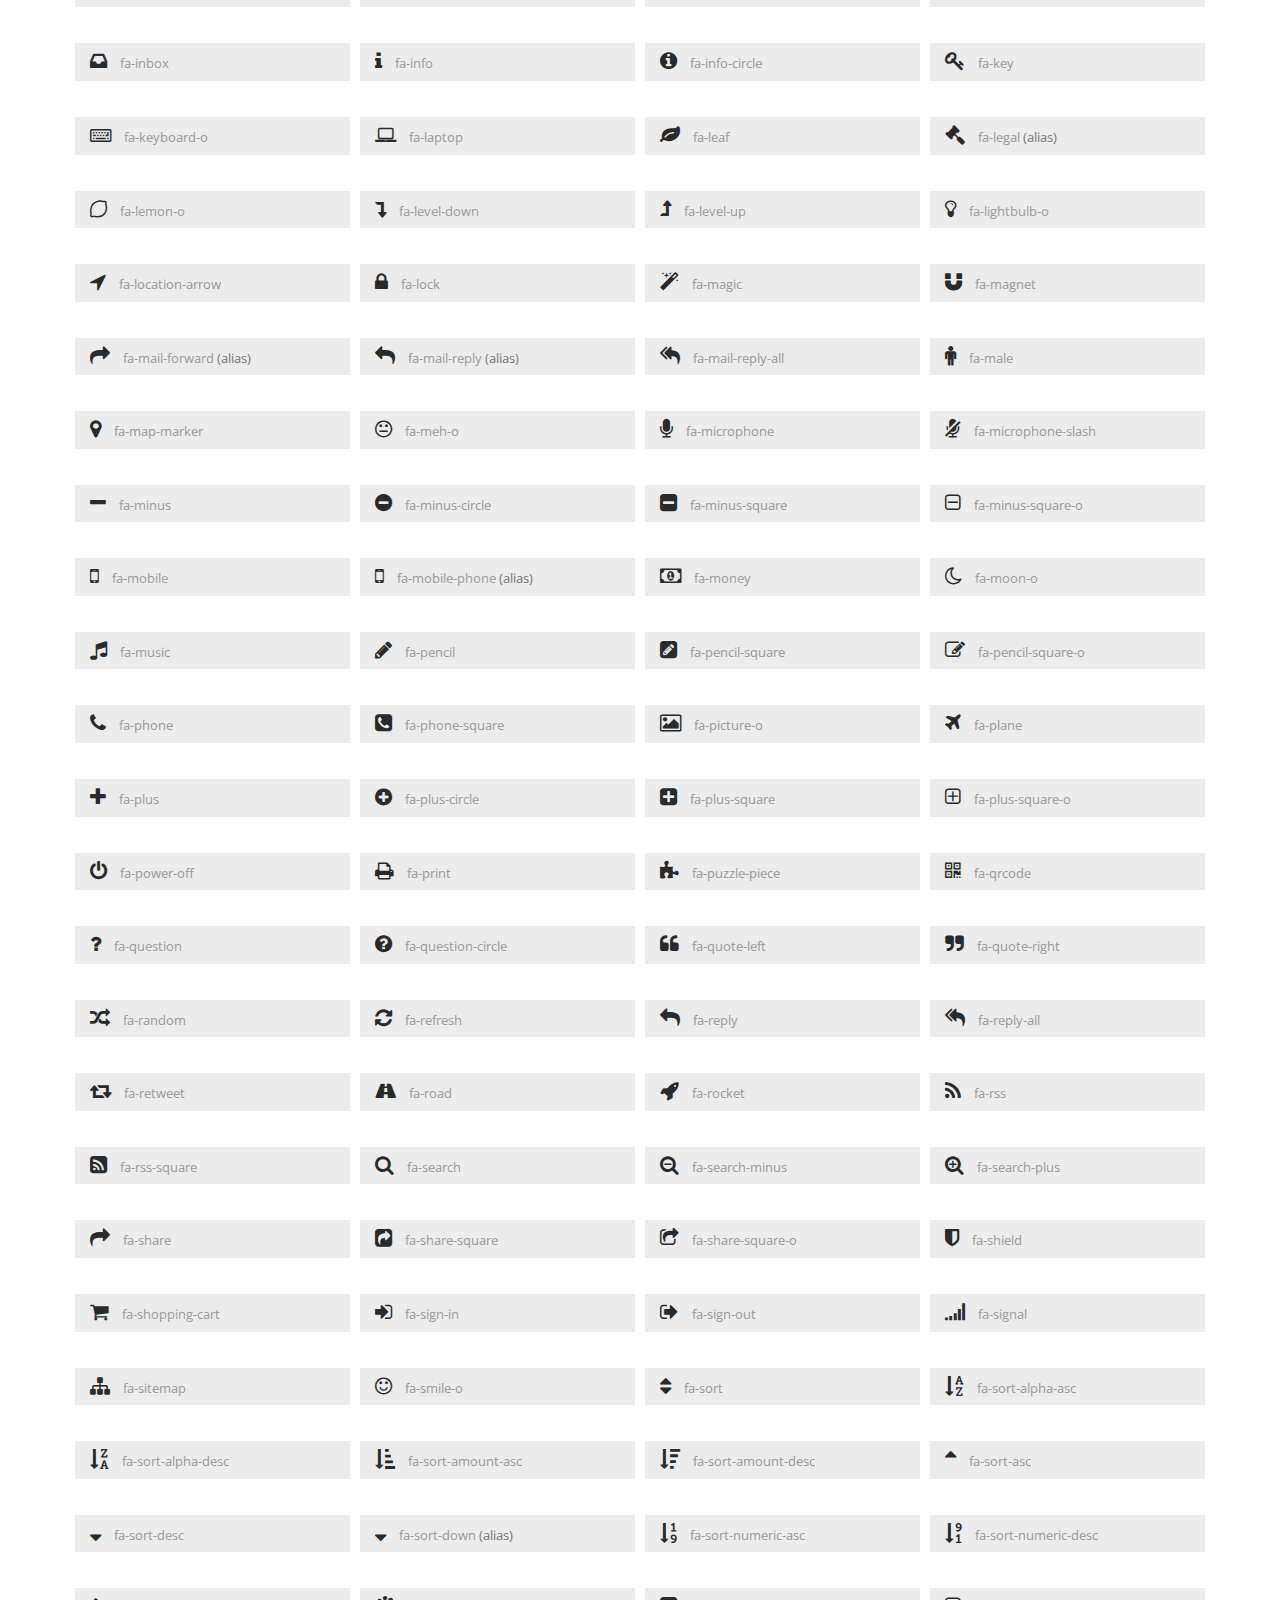
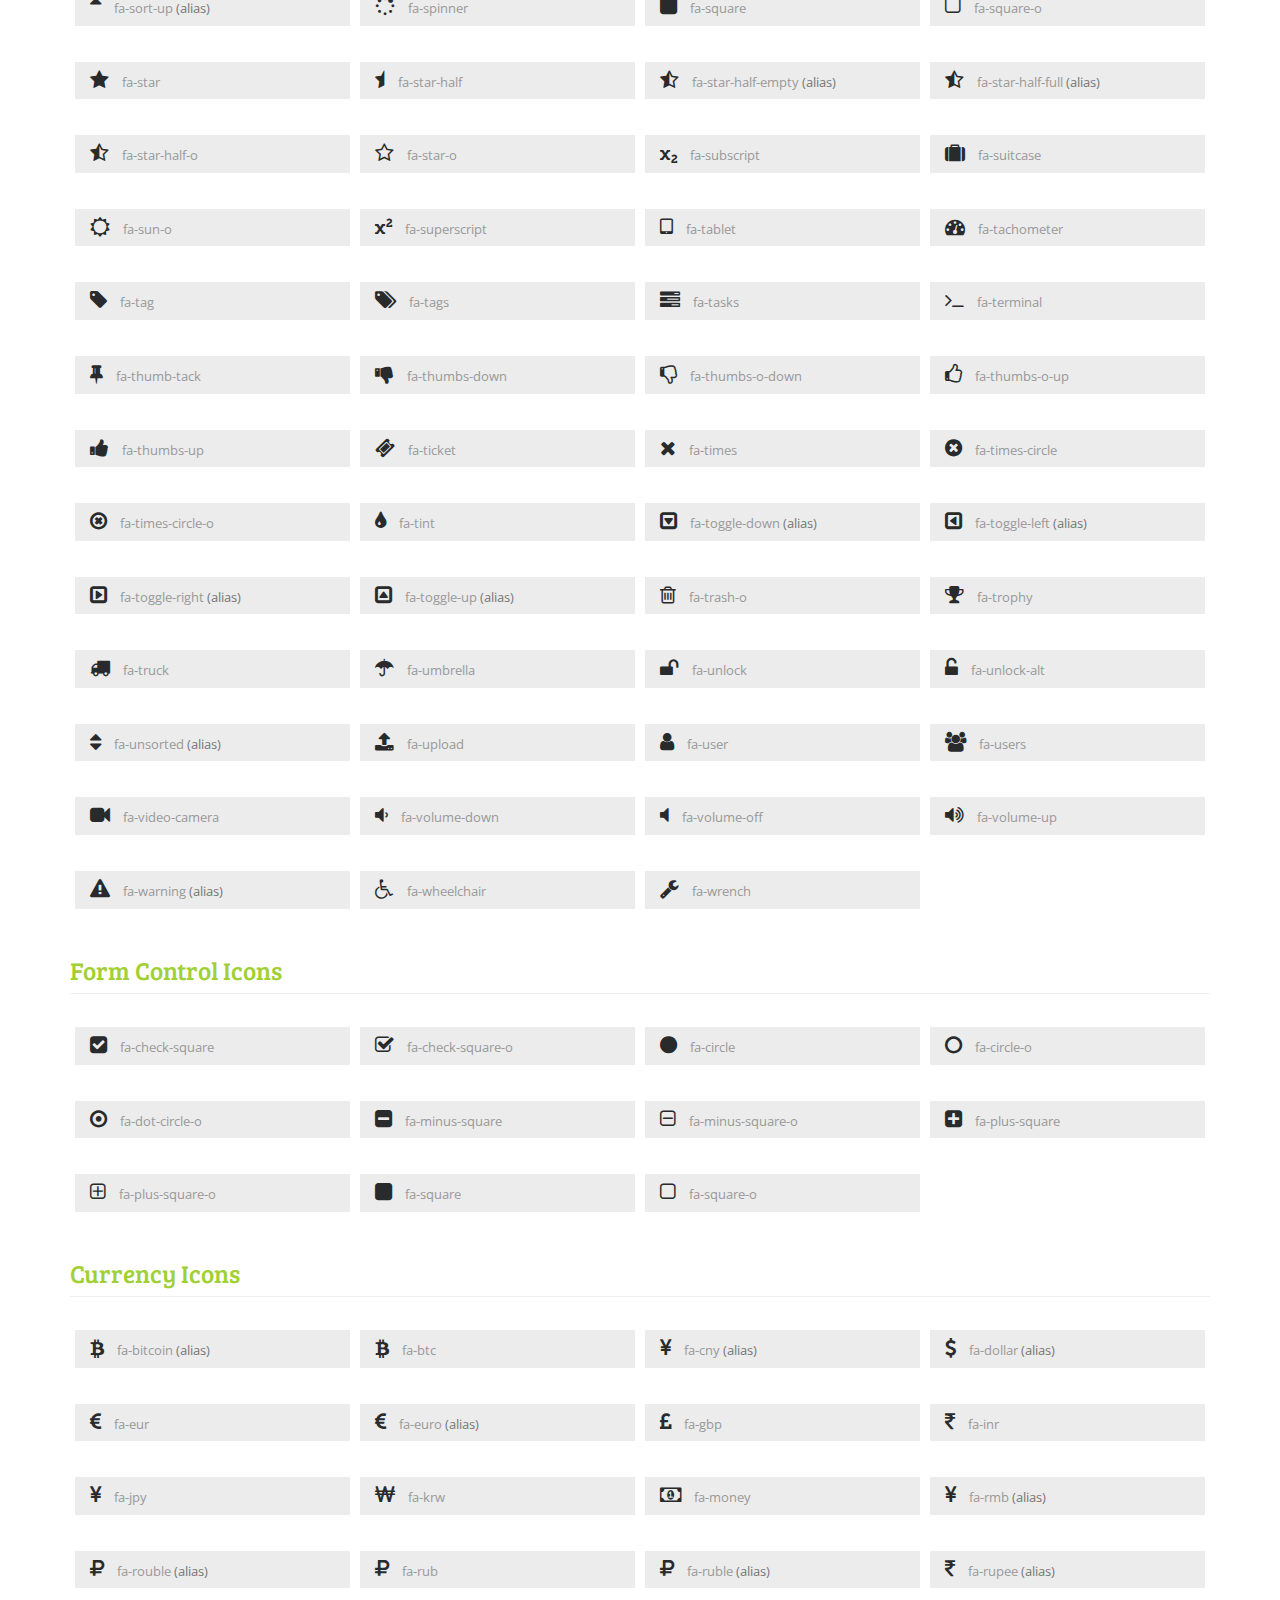
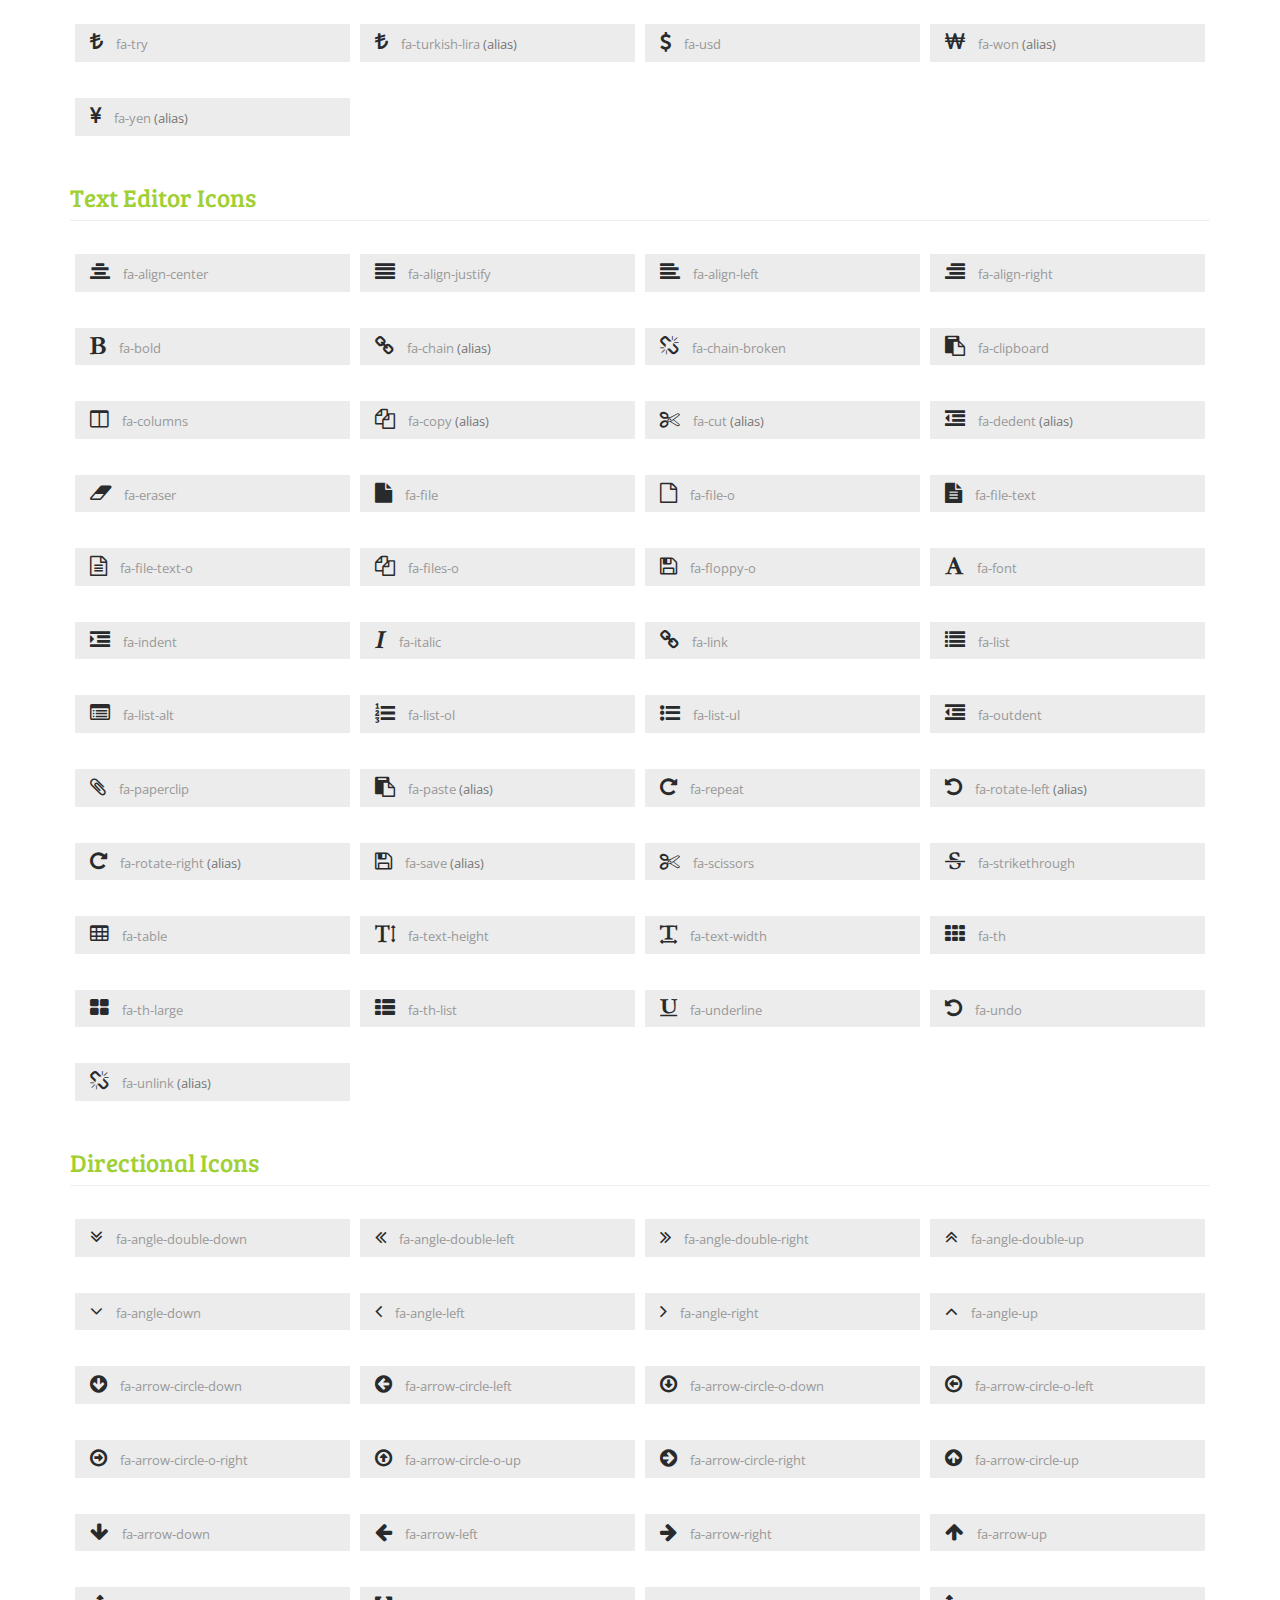
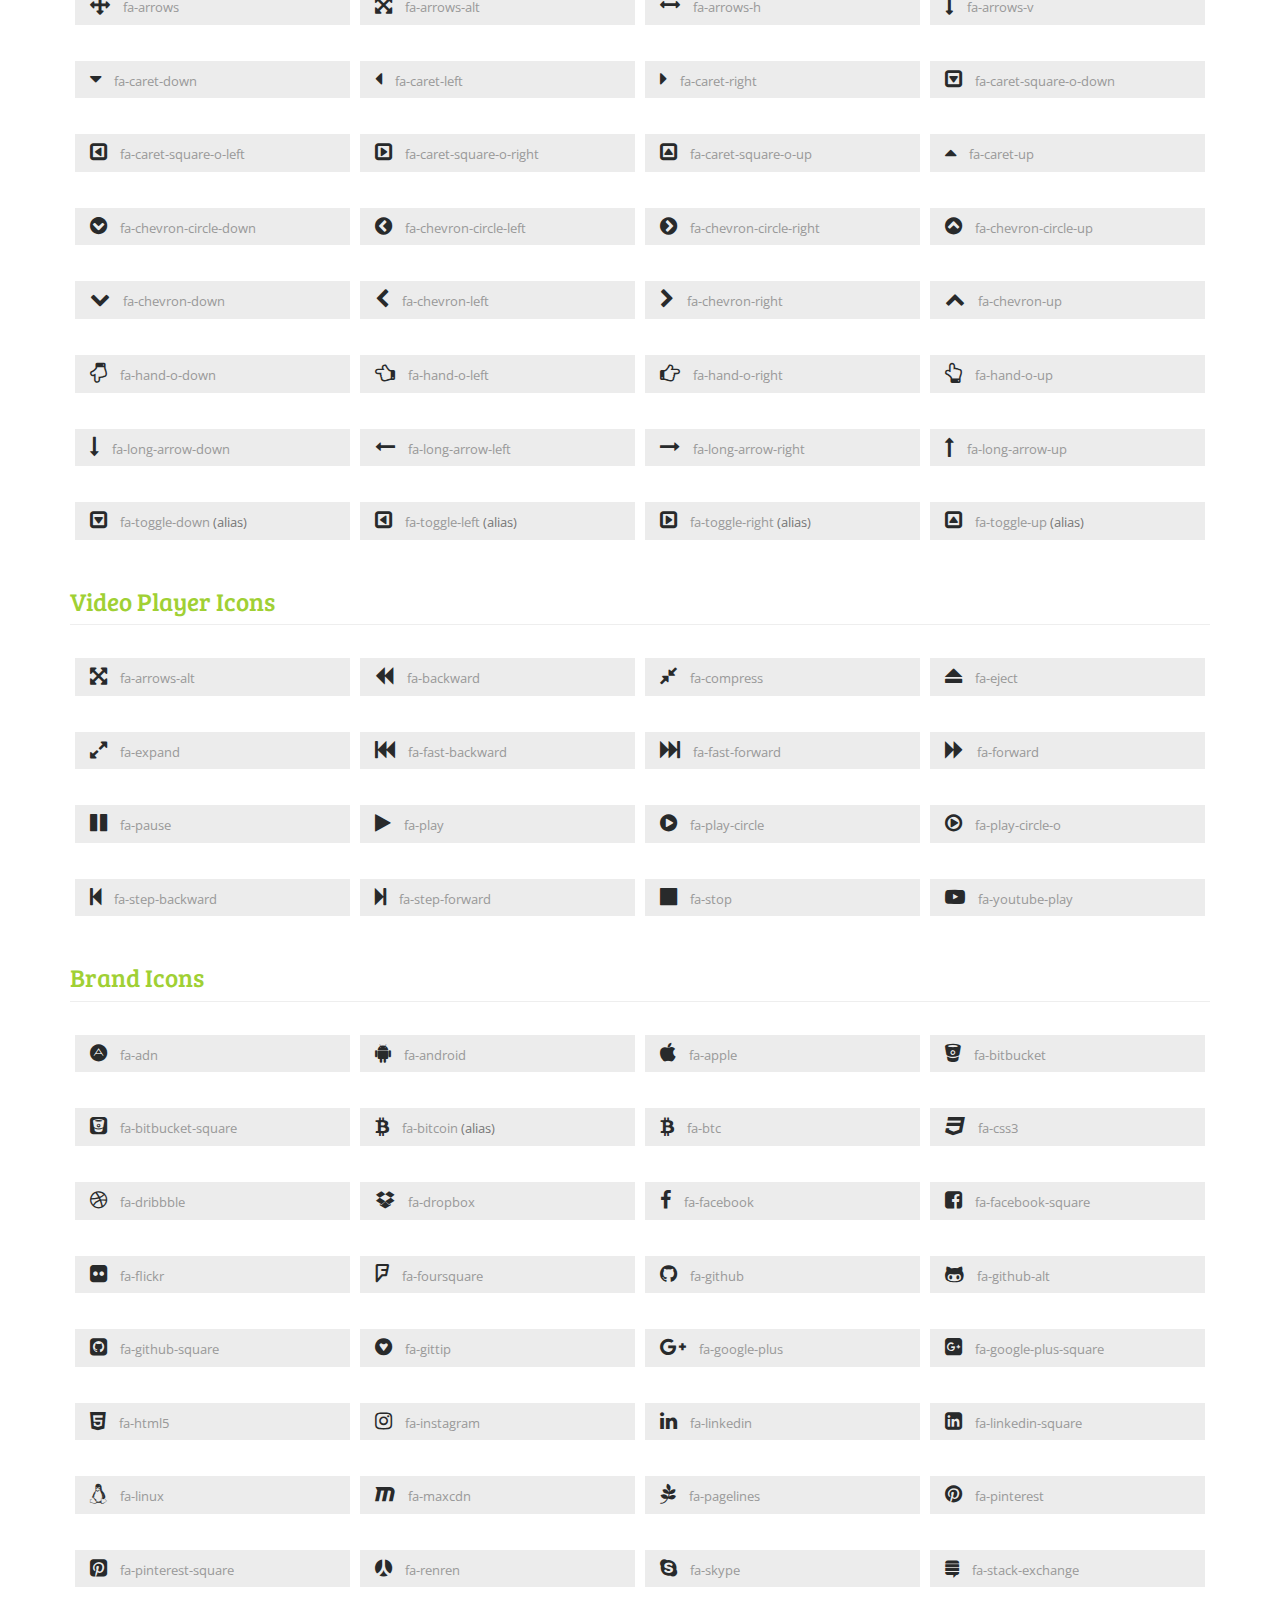
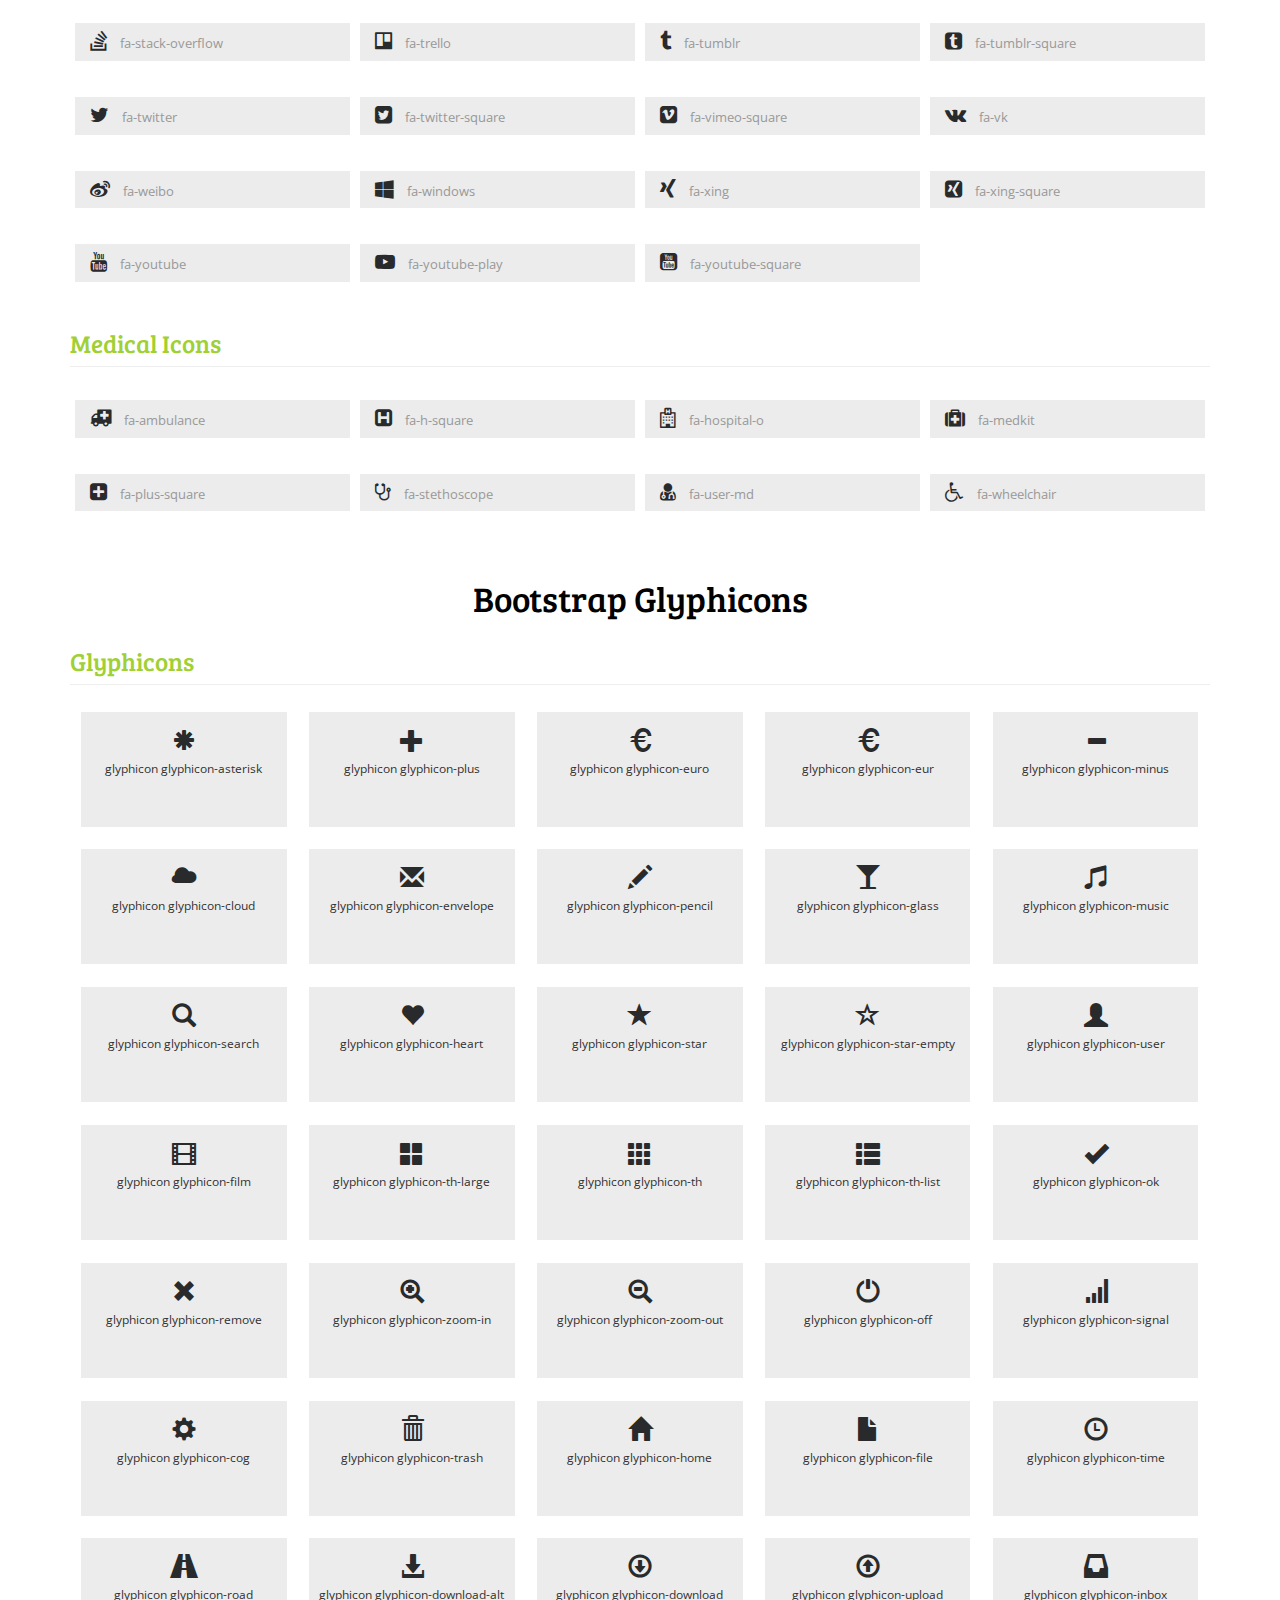
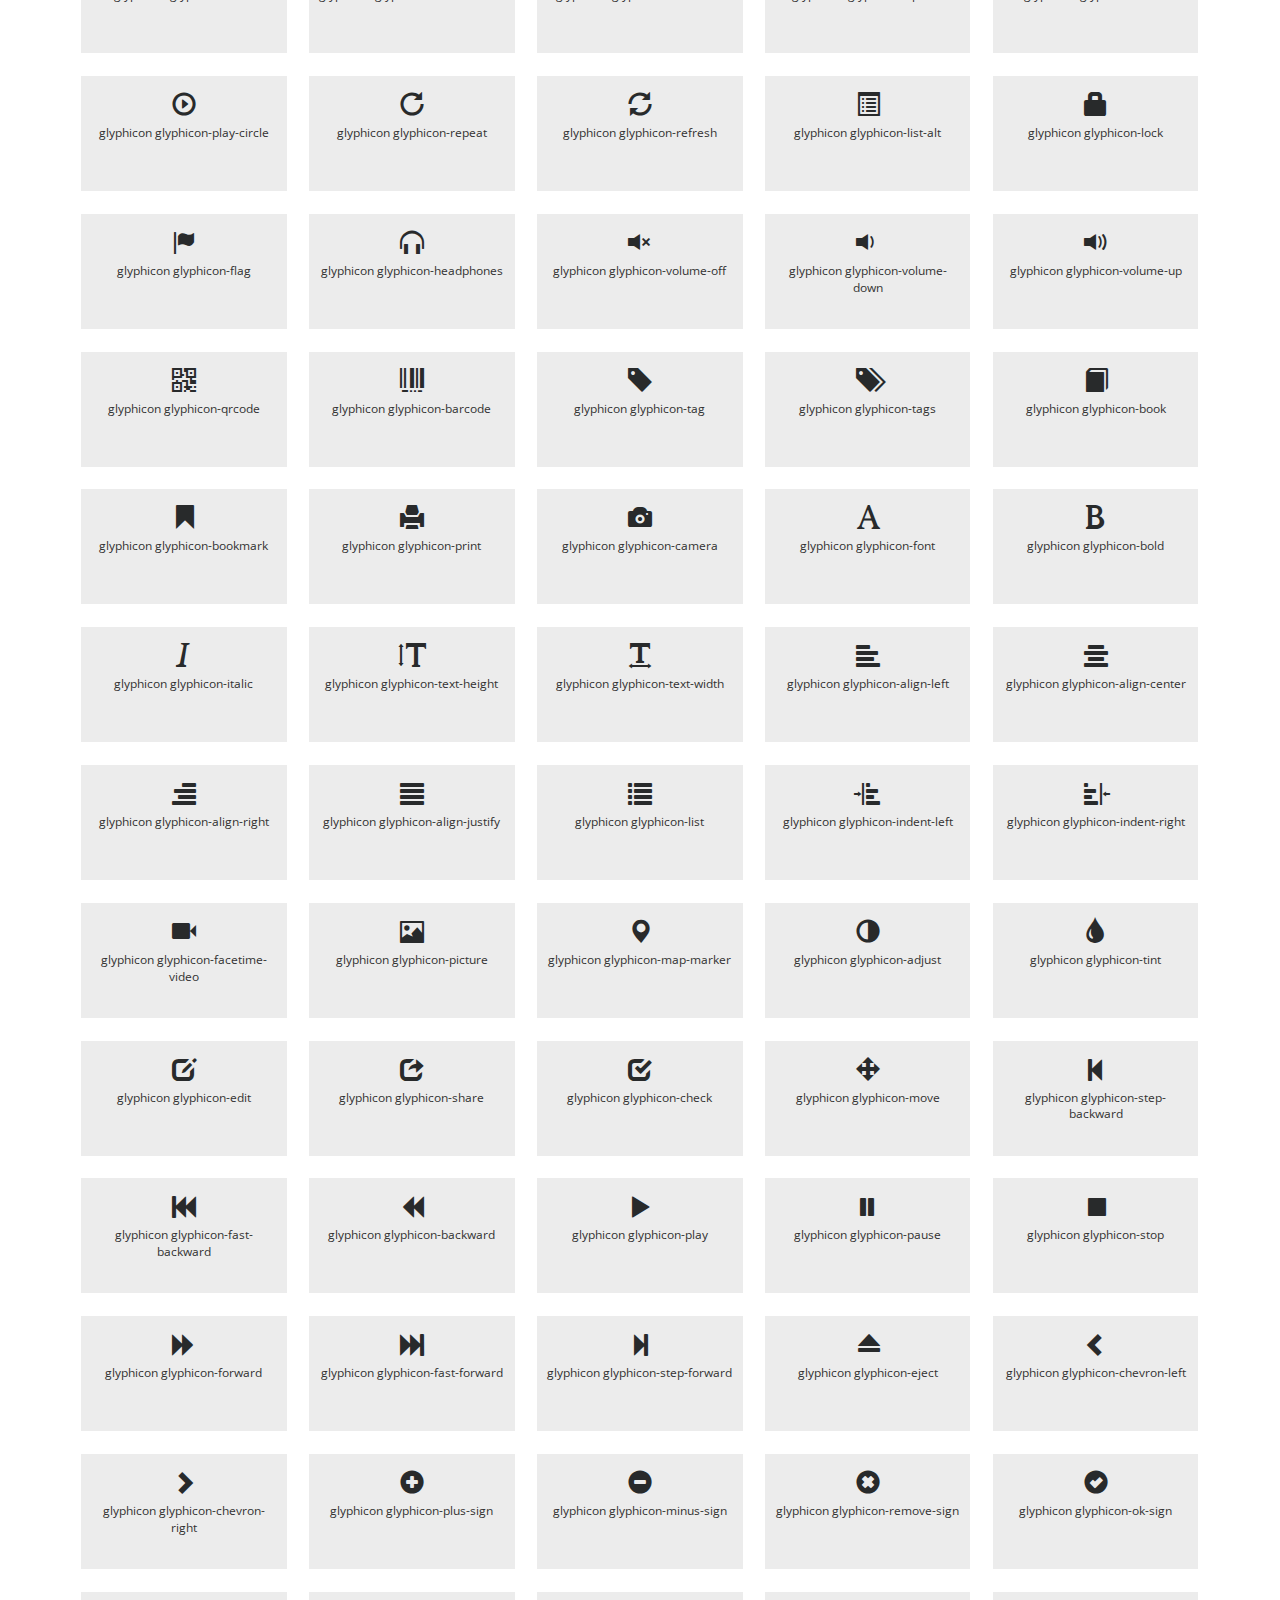
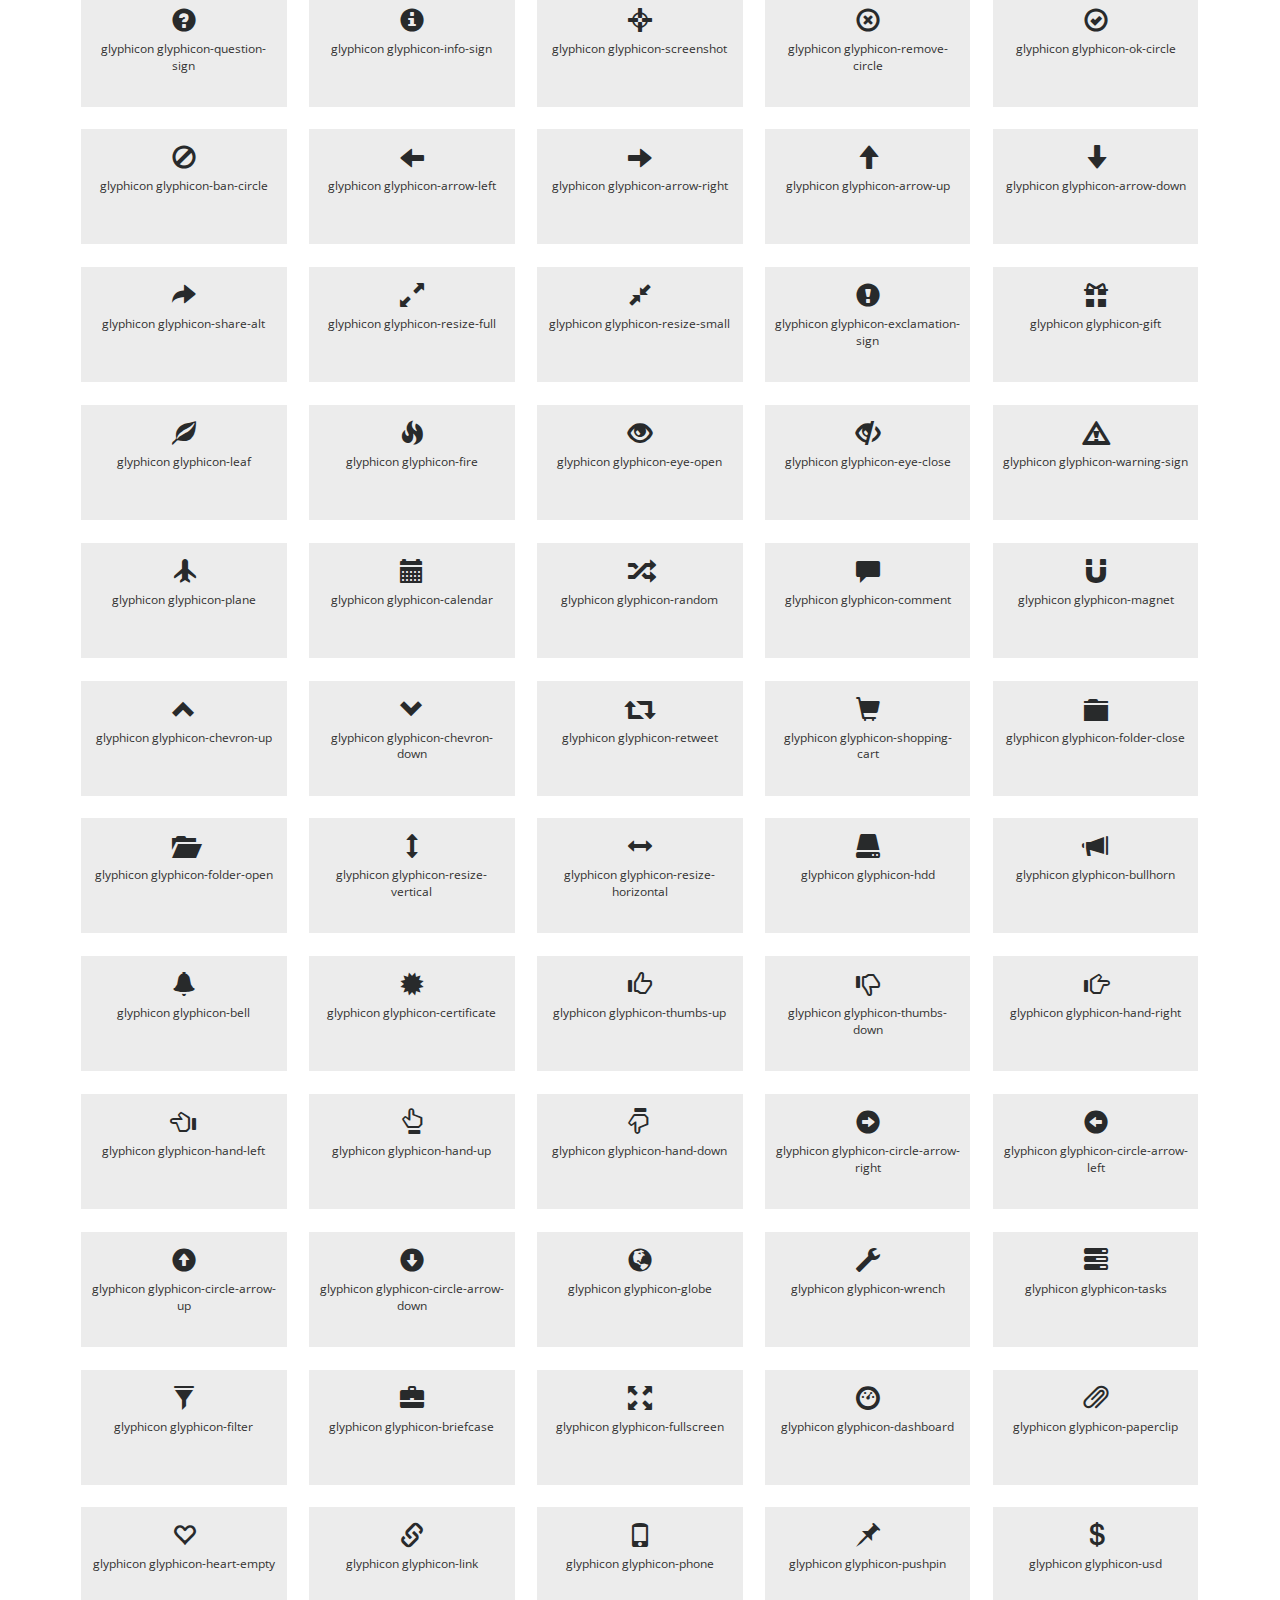
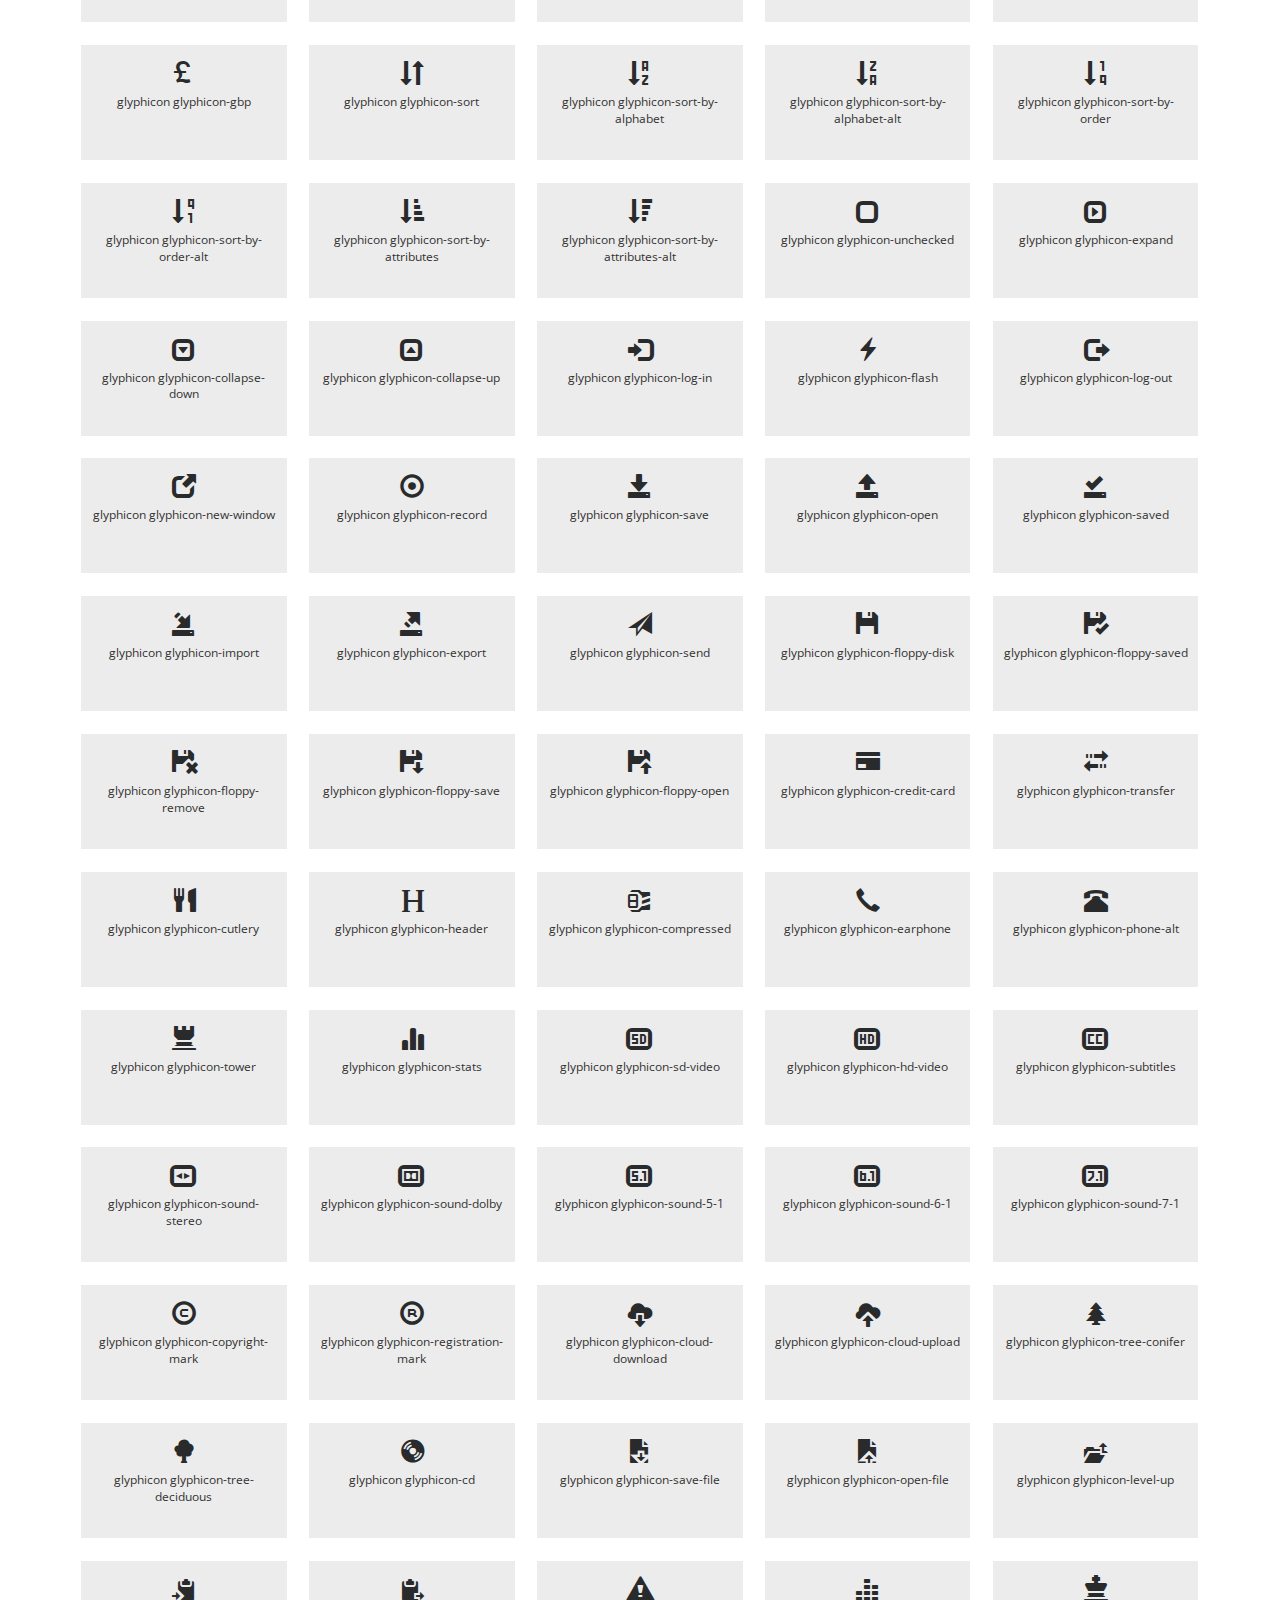
<file: icons.html>
<!--
author: W3layouts
author URL: http://w3layouts.com
License: Creative Commons Attribution 3.0 Unported
License URL: http://creativecommons.org/licenses/by/3.0/
-->
<!DOCTYPE html>
<html lang="en">
<head>
<title>Germinate an Agriculture Category Flat Bootstrap Responsive Website Template | Web Icons :: w3layouts</title>
<!-- custom-theme -->
<meta name="viewport" content="width=device-width, initial-scale=1">
<meta http-equiv="Content-Type" content="text/html; charset=utf-8" />
<meta name="keywords" content="Germinate Responsive web template, Bootstrap Web Templates, Flat Web Templates, Android Compatible web template, 
Smartphone Compatible web template, free webdesigns for Nokia, Samsung, LG, SonyEricsson, Motorola web design" />
<script type="application/x-javascript"> addEventListener("load", function() { setTimeout(hideURLbar, 0); }, false);
		function hideURLbar(){ window.scrollTo(0,1); } </script>
<!-- //custom-theme -->
<link href="css/bootstrap.css" rel="stylesheet" type="text/css" media="all" />
<link href="css/style.css" rel="stylesheet" type="text/css" media="all" />
<!-- js -->
<script type="text/javascript" src="js/jquery-2.1.4.min.js"></script>
<!-- //js -->
<!-- font-awesome-icons -->
<link href="css/font-awesome.css" rel="stylesheet"> 
<!-- //font-awesome-icons -->
<link href="//fonts.googleapis.com/css?family=Bree+Serif&amp;subset=latin-ext" rel="stylesheet">
<link href='//fonts.googleapis.com/css?family=Open+Sans:400,300,300italic,400italic,600,600italic,700,700italic,800,800italic' rel='stylesheet' type='text/css'>
</head>
	
<body>
<!-- banner -->
	<div class="banner1">
		<div class="container">
			<div class="w3_agileits_banner_main_grid">
				<div class="w3_agile_logo">
					<h1><a href="index.html"><span>G</span>erminate<i>Grow healthy products</i></a></h1>
				</div>
				<div class="agile_social_icons_banner">
					<ul class="agileits_social_list">
						<li><a href="#" class="w3_agile_facebook"><i class="fa fa-facebook" aria-hidden="true"></i></a></li>
						<li><a href="#" class="agile_twitter"><i class="fa fa-twitter" aria-hidden="true"></i></a></li>
						<li><a href="#" class="w3_agile_dribble"><i class="fa fa-dribbble" aria-hidden="true"></i></a></li>
						<li><a href="#" class="w3_agile_vimeo"><i class="fa fa-vimeo" aria-hidden="true"></i></a></li>
					</ul>
				</div>
				<div class="agileits_w3layouts_menu">
					<div class="shy-menu">
						<a class="shy-menu-hamburger">
							<span class="layer top"></span>
							<span class="layer mid"></span>
							<span class="layer btm"></span>
						</a>
						<div class="shy-menu-panel">
							<nav class="menu menu--horatio link-effect-8" id="link-effect-8">
								<ul class="w3layouts_menu__list">
									<li><a href="index.html">Home</a></li>
									<li><a href="about.html">About Us</a></li> 
									<li><a href="services.html">Services</a></li>
									<li><a href="gallery.html">Gallery</a></li> 
									<li><a href="contact.html">Contact Us</a></li>
								</ul>
							</nav>
						</div>
						<div class="clearfix"> </div>
					</div>
				</div>
				<div class="clearfix"> </div>
			</div>
		</div>
	</div>
<!-- banner -->
<!-- bootstrap-pop-up -->
	<div class="modal video-modal fade" id="myModal" tabindex="-1" role="dialog" aria-labelledby="myModal">
		<div class="modal-dialog" role="document">
			<div class="modal-content">
				<div class="modal-header">
					Germinate
					<button type="button" class="close" data-dismiss="modal" aria-label="Close"><span aria-hidden="true">&times;</span></button>						
				</div>
				<section>
					<div class="modal-body">
						<img src="images/4.jpg" alt=" " class="img-responsive" />
						<p>Ut enim ad minima veniam, quis nostrum 
							exercitationem ullam corporis suscipit laboriosam, 
							nisi ut aliquid ex ea commodi consequatur? Quis autem 
							vel eum iure reprehenderit qui in ea voluptate velit 
							esse quam nihil molestiae consequatur, vel illum qui 
							dolorem eum fugiat quo voluptas nulla pariatur.
							<i>" Quis autem vel eum iure reprehenderit qui in ea voluptate velit 
								esse quam nihil molestiae consequatur.</i></p>
					</div>
				</section>
			</div>
		</div>
	</div>
<!-- //bootstrap-pop-up -->
<!-- breadcrumbs -->
	<div class="breadcrumbs">
		<div class="container">
			<div class="w3layouts_breadcrumbs_left">
				<ul>
					<li><i class="fa fa-home" aria-hidden="true"></i><a href="index.html">Home</a><span>/</span></li>
					<li><i class="fa fa-globe" aria-hidden="true"></i>Web Icons</li>
				</ul>
			</div>
			<div class="w3layouts_breadcrumbs_right">
				<h2>Web Icons</h2>
			</div>
			<div class="clearfix"> </div>
		</div>
	</div>
<!-- //breadcrumbs -->
<!-- icons -->
	<div class="welcome">
		<div class="container">
			<div class="grid_3 grid_4 w3_agileits_icons_page">
				<div class="icons">
					<h3 class="agileits-icons-title">Font Awesome Icons</h3>
					<section id="new">
						<h3 class="page-header page-header icon-subheading">35 New Icons </h3>							  

						<div class="row fontawesome-icon-list">
							
							<div class="icon-box col-md-3 col-sm-4"><a class="agile-icon" href="#"><i class="fa fa-asl-interpreting" aria-hidden="true"></i> fa-asl-interpreting <span class="text-muted">(alias)</span></a></div>
							
							<div class="icon-box col-md-3 col-sm-4"><a class="agile-icon" href="#"><i class="fa fa-assistive-listening-systems" aria-hidden="true"></i> fa-assistive-listening-systems</a></div>
							
							<div class="icon-box col-md-3 col-sm-4"><a class="agile-icon" href="#"><i class="fa fa-audio-description" aria-hidden="true"></i> fa-audio-description</a></div>
							
							<div class="icon-box col-md-3 col-sm-4"><a class="agile-icon" href="#"><i class="fa fa-blind" aria-hidden="true"></i> fa-blind</a></div>
							
							<div class="icon-box col-md-3 col-sm-4"><a class="agile-icon" href="#"><i class="fa fa-braille" aria-hidden="true"></i> fa-braille</a></div>
							
							<div class="icon-box col-md-3 col-sm-4"><a class="agile-icon" href="#"><i class="fa fa-deaf" aria-hidden="true"></i> fa-deaf</a></div>
							
							<div class="icon-box col-md-3 col-sm-4"><a class="agile-icon" href="#"><i class="fa fa-deafness" aria-hidden="true"></i> deafness <span class="text-muted">(alias)</span></a></div>
							
							<div class="icon-box col-md-3 col-sm-4"><a class="agile-icon" href="#"><i class="fa fa-envira" aria-hidden="true"></i> fa-envira</a></div>
							
							<div class="icon-box col-md-3 col-sm-4"><a class="agile-icon" href="#"><i class="fa fa-fa" aria-hidden="true"></i> fa-fa <span class="text-muted">(alias)</span></a></div>
							
							<div class="icon-box col-md-3 col-sm-4"><a class="agile-icon" href="#"><i class="fa fa-first-order" aria-hidden="true"></i> fa-first-order</a></div>
							
							<div class="icon-box col-md-3 col-sm-4"><a class="agile-icon" href="#"><i class="fa fa-font-awesome" aria-hidden="true"></i> fa-font-awesome</a></div>
							
							<div class="icon-box col-md-3 col-sm-4"><a class="agile-icon" href="#"><i class="fa fa-gitlab" aria-hidden="true"></i> fa-gitlab</a></div>
							
							<div class="icon-box col-md-3 col-sm-4"><a class="agile-icon" href="#"><i class="fa fa-glide" aria-hidden="true"></i> fa-glide</a></div>
							
							<div class="icon-box col-md-3 col-sm-4"><a class="agile-icon" href="#"><i class="fa fa-glide-g" aria-hidden="true"></i> fa-glide-g</a></div>
							
							<div class="icon-box col-md-3 col-sm-4"><a class="agile-icon" href="#"><i class="fa fa-google-plus-circle" aria-hidden="true"></i> fa-google-plus-circle <span class="text-muted">(alias)</span></a></div>
							
							<div class="icon-box col-md-3 col-sm-4"><a class="agile-icon" href="#"><i class="fa fa-google-plus-official" aria-hidden="true"></i> fa-google-plus-official</a></div>
							
							<div class="icon-box col-md-3 col-sm-4"><a class="agile-icon" href="#"><i class="fa fa-hard-of-hearing" aria-hidden="true"></i> fa-hard-of-hearing <span class="text-muted">(alias)</span></a></div>
							
							<div class="icon-box col-md-3 col-sm-4"><a class="agile-icon" href="#"><i class="fa fa-instagram" aria-hidden="true"></i> fa-instagram</a></div>
							
							<div class="icon-box col-md-3 col-sm-4"><a class="agile-icon" href="#"><i class="fa fa-low-vision" aria-hidden="true"></i> fa-low-vision</a></div>
							
							<div class="icon-box col-md-3 col-sm-4"><a class="agile-icon" href="#"><i class="fa fa-pied-piper" aria-hidden="true"></i> fa-pied-piper</a></div>
							
							<div class="icon-box col-md-3 col-sm-4"><a class="agile-icon" href="#"><i class="fa fa-question-circle-o" aria-hidden="true"></i> fa-question-circle-o</a></div>
							
							<div class="icon-box col-md-3 col-sm-4"><a class="agile-icon" href="#"><i class="fa fa-sign-language" aria-hidden="true"></i> fa-sign-language</a></div>
							
							<div class="icon-box col-md-3 col-sm-4"><a class="agile-icon" href="#"><i class="fa fa-signing" aria-hidden="true"></i> fa-signing <span class="text-muted">(alias)</span></a></div>
							
							<div class="icon-box col-md-3 col-sm-4"><a class="agile-icon" href="#"><i class="fa fa-snapchat" aria-hidden="true"></i> fa-snapchat</a></div>
							
							<div class="icon-box col-md-3 col-sm-4"><a class="agile-icon" href="#"><i class="fa fa-snapchat-ghost" aria-hidden="true"></i> fa-snapchat-ghost</a></div>
							
							<div class="icon-box col-md-3 col-sm-4"><a class="agile-icon" href="#"><i class="fa fa-snapchat-square" aria-hidden="true"></i> fa-snapchat-square</a></div>
							
							<div class="icon-box col-md-3 col-sm-4"><a class="agile-icon" href="#"><i class="fa fa-themeisle" aria-hidden="true"></i> fa-themeisle</a></div>
							
							<div class="icon-box col-md-3 col-sm-4"><a class="agile-icon" href="#"><i class="fa fa-universal-access" aria-hidden="true"></i> fa-universal-access</a></div>
							
							<div class="icon-box col-md-3 col-sm-4"><a class="agile-icon" href="#"><i class="fa fa-viadeo" aria-hidden="true"></i> fa-viadeo</a></div>
							
							<div class="icon-box col-md-3 col-sm-4"><a class="agile-icon" href="#"><i class="fa fa-viadeo-square" aria-hidden="true"></i> fa-viadeo-square</a></div>
							
							<div class="icon-box col-md-3 col-sm-4"><a class="agile-icon" href="#"><i class="fa fa-volume-control-phone" aria-hidden="true"></i> fa-volume-control-phone</a></div>
							
							<div class="icon-box col-md-3 col-sm-4"><a class="agile-icon" href="#"><i class="fa fa-wheelchair-alt" aria-hidden="true"></i> fa-wheelchair-alt</a></div>
							
							<div class="icon-box col-md-3 col-sm-4"><a class="agile-icon" href="#"><i class="fa fa-wpbeginner" aria-hidden="true"></i> fa-wpbeginner</a></div>
							
							<div class="icon-box col-md-3 col-sm-4"><a class="agile-icon" href="#"><i class="fa fa-wpforms" aria-hidden="true"></i> fa-wpforms</a></div>
							
							<div class="icon-box col-md-3 col-sm-4"><a class="agile-icon" href="#"><i class="fa fa-yoast" aria-hidden="true"></i> fa-yoast</a></div>
							
						</div>

					</section>
					
					<div class="section group">
						<div class="box"> 
							<div class="title ">
								<h3 class="page-header icon-subheading">Web Application Icons</h3>
							</div>
							<div class="box_content"> 
								<div class="fontawesome-icon-list"> 
									<div class="icon-box col-md-3 col-sm-4"><a class="agile-icon" href="#"><i class="fa fa-adjust"></i> fa-adjust</a></div>
							
									<div class="icon-box col-md-3 col-sm-4"><a class="agile-icon" href="#"><i class="fa fa-anchor"></i> fa-anchor</a></div>
							
									<div class="icon-box col-md-3 col-sm-4"><a class="agile-icon" href="#"><i class="fa fa-archive"></i> fa-archive</a></div>
							
									<div class="icon-box col-md-3 col-sm-4"><a class="agile-icon" href="#"><i class="fa fa-arrows"></i> fa-arrows</a></div>
							
									<div class="icon-box col-md-3 col-sm-4"><a class="agile-icon" href="#"><i class="fa fa-arrows-h"></i> fa-arrows-h</a></div>
							
									<div class="icon-box col-md-3 col-sm-4"><a class="agile-icon" href="#"><i class="fa fa-arrows-v"></i> fa-arrows-v</a></div>
							
									<div class="icon-box col-md-3 col-sm-4"><a class="agile-icon" href="#"><i class="fa fa-asterisk"></i> fa-asterisk</a></div>
							
									<div class="icon-box col-md-3 col-sm-4"><a class="agile-icon" href="#"><i class="fa fa-ban"></i> fa-ban</a></div>
							
									<div class="icon-box col-md-3 col-sm-4"><a class="agile-icon" href="#"><i class="fa fa-bar-chart-o"></i> fa-bar-chart-o</a></div>
							
									<div class="icon-box col-md-3 col-sm-4"><a class="agile-icon" href="#"><i class="fa fa-barcode"></i> fa-barcode</a></div>
							
									<div class="icon-box col-md-3 col-sm-4"><a class="agile-icon" href="#"><i class="fa fa-bars"></i> fa-bars</a></div>
							
									<div class="icon-box col-md-3 col-sm-4"><a class="agile-icon" href="#"><i class="fa fa-beer"></i> fa-beer</a></div>
							
									<div class="icon-box col-md-3 col-sm-4"><a class="agile-icon" href="#"><i class="fa fa-bell"></i> fa-bell</a></div>
							
									<div class="icon-box col-md-3 col-sm-4"><a class="agile-icon" href="#"><i class="fa fa-bell-o"></i> fa-bell-o</a></div>
							
									<div class="icon-box col-md-3 col-sm-4"><a class="agile-icon" href="#"><i class="fa fa-bolt"></i> fa-bolt</a></div>
							
									<div class="icon-box col-md-3 col-sm-4"><a class="agile-icon" href="#"><i class="fa fa-book"></i> fa-book</a></div>
							
									<div class="icon-box col-md-3 col-sm-4"><a class="agile-icon" href="#"><i class="fa fa-bookmark"></i> fa-bookmark</a></div>
							
									<div class="icon-box col-md-3 col-sm-4"><a class="agile-icon" href="#"><i class="fa fa-bookmark-o"></i> fa-bookmark-o</a></div>
							
									<div class="icon-box col-md-3 col-sm-4"><a class="agile-icon" href="#"><i class="fa fa-briefcase"></i> fa-briefcase</a></div>
							
									<div class="icon-box col-md-3 col-sm-4"><a class="agile-icon" href="#"><i class="fa fa-bug"></i> fa-bug</a></div>
							
									<div class="icon-box col-md-3 col-sm-4"><a class="agile-icon" href="#"><i class="fa fa-building-o"></i> fa-building-o</a></div>
							
									<div class="icon-box col-md-3 col-sm-4"><a class="agile-icon" href="#"><i class="fa fa-bullhorn"></i> fa-bullhorn</a></div>
							
									<div class="icon-box col-md-3 col-sm-4"><a class="agile-icon" href="#"><i class="fa fa-bullseye"></i> fa-bullseye</a></div>
							
									<div class="icon-box col-md-3 col-sm-4"><a class="agile-icon" href="#"><i class="fa fa-calendar"></i> fa-calendar</a></div>
							
									<div class="icon-box col-md-3 col-sm-4"><a class="agile-icon" href="#"><i class="fa fa-calendar-o"></i> fa-calendar-o</a></div>
							
									<div class="icon-box col-md-3 col-sm-4"><a class="agile-icon" href="#"><i class="fa fa-camera"></i> fa-camera</a></div>
							
									<div class="icon-box col-md-3 col-sm-4"><a class="agile-icon" href="#"><i class="fa fa-camera-retro"></i> fa-camera-retro</a></div>
							
									<div class="icon-box col-md-3 col-sm-4"><a class="agile-icon" href="#"><i class="fa fa-caret-square-o-down"></i> fa-caret-square-o-down</a></div>
							
									<div class="icon-box col-md-3 col-sm-4"><a class="agile-icon" href="#"><i class="fa fa-caret-square-o-left"></i> fa-caret-square-o-left</a></div>
							
									<div class="icon-box col-md-3 col-sm-4"><a class="agile-icon" href="#"><i class="fa fa-caret-square-o-right"></i> fa-caret-square-o-right</a></div>
							
									<div class="icon-box col-md-3 col-sm-4"><a class="agile-icon" href="#"><i class="fa fa-caret-square-o-up"></i> fa-caret-square-o-up</a></div>
							
									<div class="icon-box col-md-3 col-sm-4"><a class="agile-icon" href="#"><i class="fa fa-certificate"></i> fa-certificate</a></div>
							
									<div class="icon-box col-md-3 col-sm-4"><a class="agile-icon" href="#"><i class="fa fa-check"></i> fa-check</a></div>
							
									<div class="icon-box col-md-3 col-sm-4"><a class="agile-icon" href="#"><i class="fa fa-check-circle"></i> fa-check-circle</a></div>
							
									<div class="icon-box col-md-3 col-sm-4"><a class="agile-icon" href="#"><i class="fa fa-check-circle-o"></i> fa-check-circle-o</a></div>
							
									<div class="icon-box col-md-3 col-sm-4"><a class="agile-icon" href="#"><i class="fa fa-check-square"></i> fa-check-square</a></div>
							
									<div class="icon-box col-md-3 col-sm-4"><a class="agile-icon" href="#"><i class="fa fa-check-square-o"></i> fa-check-square-o</a></div>
							
									<div class="icon-box col-md-3 col-sm-4"><a class="agile-icon" href="#"><i class="fa fa-circle"></i> fa-circle</a></div>
							
									<div class="icon-box col-md-3 col-sm-4"><a class="agile-icon" href="#"><i class="fa fa-circle-o"></i> fa-circle-o</a></div>
							
									<div class="icon-box col-md-3 col-sm-4"><a class="agile-icon" href="#"><i class="fa fa-clock-o"></i> fa-clock-o</a></div>
							
									<div class="icon-box col-md-3 col-sm-4"><a class="agile-icon" href="#"><i class="fa fa-cloud"></i> fa-cloud</a></div>
							
									<div class="icon-box col-md-3 col-sm-4"><a class="agile-icon" href="#"><i class="fa fa-cloud-download"></i> fa-cloud-download</a></div>
							
									<div class="icon-box col-md-3 col-sm-4"><a class="agile-icon" href="#"><i class="fa fa-cloud-upload"></i> fa-cloud-upload</a></div>
							
									<div class="icon-box col-md-3 col-sm-4"><a class="agile-icon" href="#"><i class="fa fa-code"></i> fa-code</a></div>
							
									<div class="icon-box col-md-3 col-sm-4"><a class="agile-icon" href="#"><i class="fa fa-code-fork"></i> fa-code-fork</a></div>
							
									<div class="icon-box col-md-3 col-sm-4"><a class="agile-icon" href="#"><i class="fa fa-coffee"></i> fa-coffee</a></div>
							
									<div class="icon-box col-md-3 col-sm-4"><a class="agile-icon" href="#"><i class="fa fa-cog"></i> fa-cog</a></div>
							
									<div class="icon-box col-md-3 col-sm-4"><a class="agile-icon" href="#"><i class="fa fa-cogs"></i> fa-cogs</a></div>
							
									<div class="icon-box col-md-3 col-sm-4"><a class="agile-icon" href="#"><i class="fa fa-comment"></i> fa-comment</a></div>
							
									<div class="icon-box col-md-3 col-sm-4"><a class="agile-icon" href="#"><i class="fa fa-comment-o"></i> fa-comment-o</a></div>
							
									<div class="icon-box col-md-3 col-sm-4"><a class="agile-icon" href="#"><i class="fa fa-comments"></i> fa-comments</a></div>
							
									<div class="icon-box col-md-3 col-sm-4"><a class="agile-icon" href="#"><i class="fa fa-comments-o"></i> fa-comments-o</a></div>
							
									<div class="icon-box col-md-3 col-sm-4"><a class="agile-icon" href="#"><i class="fa fa-compass"></i> fa-compass</a></div>
							
									<div class="icon-box col-md-3 col-sm-4"><a class="agile-icon" href="#"><i class="fa fa-credit-card"></i> fa-credit-card</a></div>
							
									<div class="icon-box col-md-3 col-sm-4"><a class="agile-icon" href="#"><i class="fa fa-crop"></i> fa-crop</a></div>
							
									<div class="icon-box col-md-3 col-sm-4"><a class="agile-icon" href="#"><i class="fa fa-crosshairs"></i> fa-crosshairs</a></div>
							
									<div class="icon-box col-md-3 col-sm-4"><a class="agile-icon" href="#"><i class="fa fa-cutlery"></i> fa-cutlery</a></div>
							
									<div class="icon-box col-md-3 col-sm-4"><a class="agile-icon" href="#"><i class="fa fa-dashboard"></i> fa-dashboard <span class="text-muted">(alias)</span></a></div>
							
									<div class="icon-box col-md-3 col-sm-4"><a class="agile-icon" href="#"><i class="fa fa-desktop"></i> fa-desktop</a></div>
							
									<div class="icon-box col-md-3 col-sm-4"><a class="agile-icon" href="#"><i class="fa fa-dot-circle-o"></i> fa-dot-circle-o</a></div>
							
									<div class="icon-box col-md-3 col-sm-4"><a class="agile-icon" href="#"><i class="fa fa-download"></i> fa-download</a></div>
							
									<div class="icon-box col-md-3 col-sm-4"><a class="agile-icon" href="#"><i class="fa fa-edit"></i> fa-edit <span class="text-muted">(alias)</span></a></div>
							
									<div class="icon-box col-md-3 col-sm-4"><a class="agile-icon" href="#"><i class="fa fa-ellipsis-h"></i> fa-ellipsis-h</a></div>
							
									<div class="icon-box col-md-3 col-sm-4"><a class="agile-icon" href="#"><i class="fa fa-ellipsis-v"></i> fa-ellipsis-v</a></div>
							
									<div class="icon-box col-md-3 col-sm-4"><a class="agile-icon" href="#"><i class="fa fa-envelope"></i> fa-envelope</a></div>
							
									<div class="icon-box col-md-3 col-sm-4"><a class="agile-icon" href="#"><i class="fa fa-envelope-o"></i> fa-envelope-o</a></div>
							
									<div class="icon-box col-md-3 col-sm-4"><a class="agile-icon" href="#"><i class="fa fa-eraser"></i> fa-eraser</a></div>
							
									<div class="icon-box col-md-3 col-sm-4"><a class="agile-icon" href="#"><i class="fa fa-exchange"></i> fa-exchange</a></div>
							
									<div class="icon-box col-md-3 col-sm-4"><a class="agile-icon" href="#"><i class="fa fa-exclamation"></i> fa-exclamation</a></div>
							
									<div class="icon-box col-md-3 col-sm-4"><a class="agile-icon" href="#"><i class="fa fa-exclamation-circle"></i> fa-exclamation-circle</a></div>
							
									<div class="icon-box col-md-3 col-sm-4"><a class="agile-icon" href="#"><i class="fa fa-exclamation-triangle"></i> fa-exclamation-triangle</a></div>
							
									<div class="icon-box col-md-3 col-sm-4"><a class="agile-icon" href="#"><i class="fa fa-external-link"></i> fa-external-link</a></div>
							
									<div class="icon-box col-md-3 col-sm-4"><a class="agile-icon" href="#"><i class="fa fa-external-link-square"></i> fa-external-link-square</a></div>
							
									<div class="icon-box col-md-3 col-sm-4"><a class="agile-icon" href="#"><i class="fa fa-eye"></i> fa-eye</a></div>
							
									<div class="icon-box col-md-3 col-sm-4"><a class="agile-icon" href="#"><i class="fa fa-eye-slash"></i> fa-eye-slash</a></div>
							
									<div class="icon-box col-md-3 col-sm-4"><a class="agile-icon" href="#"><i class="fa fa-female"></i> fa-female</a></div>
							
									<div class="icon-box col-md-3 col-sm-4"><a class="agile-icon" href="#"><i class="fa fa-fighter-jet"></i> fa-fighter-jet</a></div>
							
									<div class="icon-box col-md-3 col-sm-4"><a class="agile-icon" href="#"><i class="fa fa-film"></i> fa-film</a></div>
							
									<div class="icon-box col-md-3 col-sm-4"><a class="agile-icon" href="#"><i class="fa fa-filter"></i> fa-filter</a></div>
							
									<div class="icon-box col-md-3 col-sm-4"><a class="agile-icon" href="#"><i class="fa fa-fire"></i> fa-fire</a></div>
							
									<div class="icon-box col-md-3 col-sm-4"><a class="agile-icon" href="#"><i class="fa fa-fire-extinguisher"></i> fa-fire-extinguisher</a></div>
							
									<div class="icon-box col-md-3 col-sm-4"><a class="agile-icon" href="#"><i class="fa fa-flag"></i> fa-flag</a></div>
							
									<div class="icon-box col-md-3 col-sm-4"><a class="agile-icon" href="#"><i class="fa fa-flag-checkered"></i> fa-flag-checkered</a></div>
							
									<div class="icon-box col-md-3 col-sm-4"><a class="agile-icon" href="#"><i class="fa fa-flag-o"></i> fa-flag-o</a></div>
							
									<div class="icon-box col-md-3 col-sm-4"><a class="agile-icon" href="#"><i class="fa fa-flash"></i> fa-flash <span class="text-muted">(alias)</span></a></div>
							
									<div class="icon-box col-md-3 col-sm-4"><a class="agile-icon" href="#"><i class="fa fa-flask"></i> fa-flask</a></div>
							
									<div class="icon-box col-md-3 col-sm-4"><a class="agile-icon" href="#"><i class="fa fa-folder"></i> fa-folder</a></div>
							
									<div class="icon-box col-md-3 col-sm-4"><a class="agile-icon" href="#"><i class="fa fa-folder-o"></i> fa-folder-o</a></div>
							
									<div class="icon-box col-md-3 col-sm-4"><a class="agile-icon" href="#"><i class="fa fa-folder-open"></i> fa-folder-open</a></div>
							
									<div class="icon-box col-md-3 col-sm-4"><a class="agile-icon" href="#"><i class="fa fa-folder-open-o"></i> fa-folder-open-o</a></div>
							
									<div class="icon-box col-md-3 col-sm-4"><a class="agile-icon" href="#"><i class="fa fa-frown-o"></i> fa-frown-o</a></div>
							
									<div class="icon-box col-md-3 col-sm-4"><a class="agile-icon" href="#"><i class="fa fa-gamepad"></i> fa-gamepad</a></div>
							
									<div class="icon-box col-md-3 col-sm-4"><a class="agile-icon" href="#"><i class="fa fa-gavel"></i> fa-gavel</a></div>
							
									<div class="icon-box col-md-3 col-sm-4"><a class="agile-icon" href="#"><i class="fa fa-gear"></i> fa-gear <span class="text-muted">(alias)</span></a></div>
							
									<div class="icon-box col-md-3 col-sm-4"><a class="agile-icon" href="#"><i class="fa fa-gears"></i> fa-gears <span class="text-muted">(alias)</span></a></div>
							
									<div class="icon-box col-md-3 col-sm-4"><a class="agile-icon" href="#"><i class="fa fa-gift"></i> fa-gift</a></div>
							
									<div class="icon-box col-md-3 col-sm-4"><a class="agile-icon" href="#"><i class="fa fa-glass"></i> fa-glass</a></div>
							
									<div class="icon-box col-md-3 col-sm-4"><a class="agile-icon" href="#"><i class="fa fa-globe"></i> fa-globe</a></div>
							
									<div class="icon-box col-md-3 col-sm-4"><a class="agile-icon" href="#"><i class="fa fa-group"></i> fa-group <span class="text-muted">(alias)</span></a></div>
							
									<div class="icon-box col-md-3 col-sm-4"><a class="agile-icon" href="#"><i class="fa fa-hdd-o"></i> fa-hdd-o</a></div>
							
									<div class="icon-box col-md-3 col-sm-4"><a class="agile-icon" href="#"><i class="fa fa-headphones"></i> fa-headphones</a></div>
							
									<div class="icon-box col-md-3 col-sm-4"><a class="agile-icon" href="#"><i class="fa fa-heart"></i> fa-heart</a></div>
							
									<div class="icon-box col-md-3 col-sm-4"><a class="agile-icon" href="#"><i class="fa fa-heart-o"></i> fa-heart-o</a></div>
							
									<div class="icon-box col-md-3 col-sm-4"><a class="agile-icon" href="#"><i class="fa fa-home"></i> fa-home</a></div>
							
									<div class="icon-box col-md-3 col-sm-4"><a class="agile-icon" href="#"><i class="fa fa-inbox"></i> fa-inbox</a></div>
							
									<div class="icon-box col-md-3 col-sm-4"><a class="agile-icon" href="#"><i class="fa fa-info"></i> fa-info</a></div>
							
									<div class="icon-box col-md-3 col-sm-4"><a class="agile-icon" href="#info-circle"><i class="fa fa-info-circle"></i> fa-info-circle</a></div>
							
									<div class="icon-box col-md-3 col-sm-4"><a class="agile-icon" href="#key"><i class="fa fa-key"></i> fa-key</a></div>
							
									<div class="icon-box col-md-3 col-sm-4"><a class="agile-icon" href="#keyboard-o"><i class="fa fa-keyboard-o"></i> fa-keyboard-o</a></div>
							
									<div class="icon-box col-md-3 col-sm-4"><a class="agile-icon" href="#laptop"><i class="fa fa-laptop"></i> fa-laptop</a></div>
							
									<div class="icon-box col-md-3 col-sm-4"><a class="agile-icon" href="#leaf"><i class="fa fa-leaf"></i> fa-leaf</a></div>
							
									<div class="icon-box col-md-3 col-sm-4"><a class="agile-icon" href="#gavel"><i class="fa fa-legal"></i> fa-legal <span class="text-muted">(alias)</span></a></div>
							
									<div class="icon-box col-md-3 col-sm-4"><a class="agile-icon" href="#lemon-o"><i class="fa fa-lemon-o"></i> fa-lemon-o</a></div>
							
									<div class="icon-box col-md-3 col-sm-4"><a class="agile-icon" href="#level-down"><i class="fa fa-level-down"></i> fa-level-down</a></div>
							
									<div class="icon-box col-md-3 col-sm-4"><a class="agile-icon" href="#level-up"><i class="fa fa-level-up"></i> fa-level-up</a></div>
							
									<div class="icon-box col-md-3 col-sm-4"><a class="agile-icon" href="#lightbulb-o"><i class="fa fa-lightbulb-o"></i> fa-lightbulb-o</a></div>
							
									<div class="icon-box col-md-3 col-sm-4"><a class="agile-icon" href="#location-arrow"><i class="fa fa-location-arrow"></i> fa-location-arrow</a></div>
							
									<div class="icon-box col-md-3 col-sm-4"><a class="agile-icon" href="#lock"><i class="fa fa-lock"></i> fa-lock</a></div>
							
									<div class="icon-box col-md-3 col-sm-4"><a class="agile-icon" href="#magic"><i class="fa fa-magic"></i> fa-magic</a></div>
							
									<div class="icon-box col-md-3 col-sm-4"><a class="agile-icon" href="#magnet"><i class="fa fa-magnet"></i> fa-magnet</a></div>
							
									<div class="icon-box col-md-3 col-sm-4"><a class="agile-icon" href="#share"><i class="fa fa-mail-forward"></i> fa-mail-forward <span class="text-muted">(alias)</span></a></div>
							
									<div class="icon-box col-md-3 col-sm-4"><a class="agile-icon" href="#reply"><i class="fa fa-mail-reply"></i> fa-mail-reply <span class="text-muted">(alias)</span></a></div>
							
									<div class="icon-box col-md-3 col-sm-4"><a class="agile-icon" href="#mail-reply-all"><i class="fa fa-mail-reply-all"></i> fa-mail-reply-all</a></div>
							
									<div class="icon-box col-md-3 col-sm-4"><a class="agile-icon" href="#male"><i class="fa fa-male"></i> fa-male</a></div>
							
									<div class="icon-box col-md-3 col-sm-4"><a class="agile-icon" href="#map-marker"><i class="fa fa-map-marker"></i> fa-map-marker</a></div>
							
									<div class="icon-box col-md-3 col-sm-4"><a class="agile-icon" href="#meh-o"><i class="fa fa-meh-o"></i> fa-meh-o</a></div>
							
									<div class="icon-box col-md-3 col-sm-4"><a class="agile-icon" href="#microphone"><i class="fa fa-microphone"></i> fa-microphone</a></div>
							
									<div class="icon-box col-md-3 col-sm-4"><a class="agile-icon" href="#microphone-slash"><i class="fa fa-microphone-slash"></i> fa-microphone-slash</a></div>
							
									<div class="icon-box col-md-3 col-sm-4"><a class="agile-icon" href="#minus"><i class="fa fa-minus"></i> fa-minus</a></div>
							
									<div class="icon-box col-md-3 col-sm-4"><a class="agile-icon" href="#minus-circle"><i class="fa fa-minus-circle"></i> fa-minus-circle</a></div>
							
									<div class="icon-box col-md-3 col-sm-4"><a class="agile-icon" href="#minus-square"><i class="fa fa-minus-square"></i> fa-minus-square</a></div>
							
									<div class="icon-box col-md-3 col-sm-4"><a class="agile-icon" href="#minus-square-o"><i class="fa fa-minus-square-o"></i> fa-minus-square-o</a></div>
							
									<div class="icon-box col-md-3 col-sm-4"><a class="agile-icon" href="#mobile"><i class="fa fa-mobile"></i> fa-mobile</a></div>
							
									<div class="icon-box col-md-3 col-sm-4"><a class="agile-icon" href="#mobile"><i class="fa fa-mobile-phone"></i> fa-mobile-phone <span class="text-muted">(alias)</span></a></div>
							
									<div class="icon-box col-md-3 col-sm-4"><a class="agile-icon" href="#money"><i class="fa fa-money"></i> fa-money</a></div>
							
									<div class="icon-box col-md-3 col-sm-4"><a class="agile-icon" href="#moon-o"><i class="fa fa-moon-o"></i> fa-moon-o</a></div>
							
									<div class="icon-box col-md-3 col-sm-4"><a class="agile-icon" href="#music"><i class="fa fa-music"></i> fa-music</a></div>
							
									<div class="icon-box col-md-3 col-sm-4"><a class="agile-icon" href="#pencil"><i class="fa fa-pencil"></i> fa-pencil</a></div>
							
									<div class="icon-box col-md-3 col-sm-4"><a class="agile-icon" href="#pencil-square"><i class="fa fa-pencil-square"></i> fa-pencil-square</a></div>
							
									<div class="icon-box col-md-3 col-sm-4"><a class="agile-icon" href="#pencil-square-o"><i class="fa fa-pencil-square-o"></i> fa-pencil-square-o</a></div>
							
									<div class="icon-box col-md-3 col-sm-4"><a class="agile-icon" href="#phone"><i class="fa fa-phone"></i> fa-phone</a></div>
							
									<div class="icon-box col-md-3 col-sm-4"><a class="agile-icon" href="#phone-square"><i class="fa fa-phone-square"></i> fa-phone-square</a></div>
							
									<div class="icon-box col-md-3 col-sm-4"><a class="agile-icon" href="#picture-o"><i class="fa fa-picture-o"></i> fa-picture-o</a></div>
							
									<div class="icon-box col-md-3 col-sm-4"><a class="agile-icon" href="#plane"><i class="fa fa-plane"></i> fa-plane</a></div>
							
									<div class="icon-box col-md-3 col-sm-4"><a class="agile-icon" href="#plus"><i class="fa fa-plus"></i> fa-plus</a></div>
							
									<div class="icon-box col-md-3 col-sm-4"><a class="agile-icon" href="#plus-circle"><i class="fa fa-plus-circle"></i> fa-plus-circle</a></div>
							
									<div class="icon-box col-md-3 col-sm-4"><a class="agile-icon" href="#plus-square"><i class="fa fa-plus-square"></i> fa-plus-square</a></div>
							
									<div class="icon-box col-md-3 col-sm-4"><a class="agile-icon" href="#plus-square-o"><i class="fa fa-plus-square-o"></i> fa-plus-square-o</a></div>
							
									<div class="icon-box col-md-3 col-sm-4"><a class="agile-icon" href="#power-off"><i class="fa fa-power-off"></i> fa-power-off</a></div>
							
									<div class="icon-box col-md-3 col-sm-4"><a class="agile-icon" href="#print"><i class="fa fa-print"></i> fa-print</a></div>
							
									<div class="icon-box col-md-3 col-sm-4"><a class="agile-icon" href="#puzzle-piece"><i class="fa fa-puzzle-piece"></i> fa-puzzle-piece</a></div>
							
									<div class="icon-box col-md-3 col-sm-4"><a class="agile-icon" href="#qrcode"><i class="fa fa-qrcode"></i> fa-qrcode</a></div>
							
									<div class="icon-box col-md-3 col-sm-4"><a class="agile-icon" href="#question"><i class="fa fa-question"></i> fa-question</a></div>
							
									<div class="icon-box col-md-3 col-sm-4"><a class="agile-icon" href="#question-circle"><i class="fa fa-question-circle"></i> fa-question-circle</a></div>
							
									<div class="icon-box col-md-3 col-sm-4"><a class="agile-icon" href="#quote-left"><i class="fa fa-quote-left"></i> fa-quote-left</a></div>
							
									<div class="icon-box col-md-3 col-sm-4"><a class="agile-icon" href="#quote-right"><i class="fa fa-quote-right"></i> fa-quote-right</a></div>
							
									<div class="icon-box col-md-3 col-sm-4"><a class="agile-icon" href="#random"><i class="fa fa-random"></i> fa-random</a></div>
							
									<div class="icon-box col-md-3 col-sm-4"><a class="agile-icon" href="#refresh"><i class="fa fa-refresh"></i> fa-refresh</a></div>
							
									<div class="icon-box col-md-3 col-sm-4"><a class="agile-icon" href="#reply"><i class="fa fa-reply"></i> fa-reply</a></div>
							
									<div class="icon-box col-md-3 col-sm-4"><a class="agile-icon" href="#reply-all"><i class="fa fa-reply-all"></i> fa-reply-all</a></div>
							
									<div class="icon-box col-md-3 col-sm-4"><a class="agile-icon" href="#retweet"><i class="fa fa-retweet"></i> fa-retweet</a></div>
							
									<div class="icon-box col-md-3 col-sm-4"><a class="agile-icon" href="#road"><i class="fa fa-road"></i> fa-road</a></div>
							
									<div class="icon-box col-md-3 col-sm-4"><a class="agile-icon" href="#rocket"><i class="fa fa-rocket"></i> fa-rocket</a></div>
							
									<div class="icon-box col-md-3 col-sm-4"><a class="agile-icon" href="#rss"><i class="fa fa-rss"></i> fa-rss</a></div>
							
									<div class="icon-box col-md-3 col-sm-4"><a class="agile-icon" href="#rss-square"><i class="fa fa-rss-square"></i> fa-rss-square</a></div>
							
									<div class="icon-box col-md-3 col-sm-4"><a class="agile-icon" href="#search"><i class="fa fa-search"></i> fa-search</a></div>
							
									<div class="icon-box col-md-3 col-sm-4"><a class="agile-icon" href="#search-minus"><i class="fa fa-search-minus"></i> fa-search-minus</a></div>
							
									<div class="icon-box col-md-3 col-sm-4"><a class="agile-icon" href="#search-plus"><i class="fa fa-search-plus"></i> fa-search-plus</a></div>
							
									<div class="icon-box col-md-3 col-sm-4"><a class="agile-icon" href="#share"><i class="fa fa-share"></i> fa-share</a></div>
							
									<div class="icon-box col-md-3 col-sm-4"><a class="agile-icon" href="#share-square"><i class="fa fa-share-square"></i> fa-share-square</a></div>
							
									<div class="icon-box col-md-3 col-sm-4"><a class="agile-icon" href="#share-square-o"><i class="fa fa-share-square-o"></i> fa-share-square-o</a></div>
							
									<div class="icon-box col-md-3 col-sm-4"><a class="agile-icon" href="#shield"><i class="fa fa-shield"></i> fa-shield</a></div>
							
									<div class="icon-box col-md-3 col-sm-4"><a class="agile-icon" href="#shopping-cart"><i class="fa fa-shopping-cart"></i> fa-shopping-cart</a></div>
							
									<div class="icon-box col-md-3 col-sm-4"><a class="agile-icon" href="#sign-in"><i class="fa fa-sign-in"></i> fa-sign-in</a></div>
							
									<div class="icon-box col-md-3 col-sm-4"><a class="agile-icon" href="#sign-out"><i class="fa fa-sign-out"></i> fa-sign-out</a></div>
							
									<div class="icon-box col-md-3 col-sm-4"><a class="agile-icon" href="#signal"><i class="fa fa-signal"></i> fa-signal</a></div>
							
									<div class="icon-box col-md-3 col-sm-4"><a class="agile-icon" href="#sitemap"><i class="fa fa-sitemap"></i> fa-sitemap</a></div>
							
									<div class="icon-box col-md-3 col-sm-4"><a class="agile-icon" href="#smile-o"><i class="fa fa-smile-o"></i> fa-smile-o</a></div>
							
									<div class="icon-box col-md-3 col-sm-4"><a class="agile-icon" href="#sort"><i class="fa fa-sort"></i> fa-sort</a></div>
							
									<div class="icon-box col-md-3 col-sm-4"><a class="agile-icon" href="#sort-alpha-asc"><i class="fa fa-sort-alpha-asc"></i> fa-sort-alpha-asc</a></div>
							
									<div class="icon-box col-md-3 col-sm-4"><a class="agile-icon" href="#sort-alpha-desc"><i class="fa fa-sort-alpha-desc"></i> fa-sort-alpha-desc</a></div>
							
									<div class="icon-box col-md-3 col-sm-4"><a class="agile-icon" href="#sort-amount-asc"><i class="fa fa-sort-amount-asc"></i> fa-sort-amount-asc</a></div>
							
									<div class="icon-box col-md-3 col-sm-4"><a class="agile-icon" href="#sort-amount-desc"><i class="fa fa-sort-amount-desc"></i> fa-sort-amount-desc</a></div>
							
									<div class="icon-box col-md-3 col-sm-4"><a class="agile-icon" href="#sort-asc"><i class="fa fa-sort-asc"></i> fa-sort-asc</a></div>
							
									<div class="icon-box col-md-3 col-sm-4"><a class="agile-icon" href="#sort-desc"><i class="fa fa-sort-desc"></i> fa-sort-desc</a></div>
							
									<div class="icon-box col-md-3 col-sm-4"><a class="agile-icon" href="#sort-asc"><i class="fa fa-sort-down"></i> fa-sort-down <span class="text-muted">(alias)</span></a></div>
							
									<div class="icon-box col-md-3 col-sm-4"><a class="agile-icon" href="#sort-numeric-asc"><i class="fa fa-sort-numeric-asc"></i> fa-sort-numeric-asc</a></div>
							
									<div class="icon-box col-md-3 col-sm-4"><a class="agile-icon" href="#sort-numeric-desc"><i class="fa fa-sort-numeric-desc"></i> fa-sort-numeric-desc</a></div>
							
									<div class="icon-box col-md-3 col-sm-4"><a class="agile-icon" href="#sort-desc"><i class="fa fa-sort-up"></i> fa-sort-up <span class="text-muted">(alias)</span></a></div>
							
									<div class="icon-box col-md-3 col-sm-4"><a class="agile-icon" href="#spinner"><i class="fa fa-spinner"></i> fa-spinner</a></div>
							
									<div class="icon-box col-md-3 col-sm-4"><a class="agile-icon" href="#square"><i class="fa fa-square"></i> fa-square</a></div>
							
									<div class="icon-box col-md-3 col-sm-4"><a class="agile-icon" href="#square-o"><i class="fa fa-square-o"></i> fa-square-o</a></div>
							
									<div class="icon-box col-md-3 col-sm-4"><a class="agile-icon" href="#star"><i class="fa fa-star"></i> fa-star</a></div>
							
									<div class="icon-box col-md-3 col-sm-4"><a class="agile-icon" href="#star-half"><i class="fa fa-star-half"></i> fa-star-half</a></div>
							
									<div class="icon-box col-md-3 col-sm-4"><a class="agile-icon" href="#star-half-o"><i class="fa fa-star-half-empty"></i> fa-star-half-empty <span class="text-muted">(alias)</span></a></div>
							
									<div class="icon-box col-md-3 col-sm-4"><a class="agile-icon" href="#star-half-o"><i class="fa fa-star-half-full"></i> fa-star-half-full <span class="text-muted">(alias)</span></a></div>
							
									<div class="icon-box col-md-3 col-sm-4"><a class="agile-icon" href="#star-half-o"><i class="fa fa-star-half-o"></i> fa-star-half-o</a></div>
							
									<div class="icon-box col-md-3 col-sm-4"><a class="agile-icon" href="#star-o"><i class="fa fa-star-o"></i> fa-star-o</a></div>
							
									<div class="icon-box col-md-3 col-sm-4"><a class="agile-icon" href="#subscript"><i class="fa fa-subscript"></i> fa-subscript</a></div>
							
									<div class="icon-box col-md-3 col-sm-4"><a class="agile-icon" href="#suitcase"><i class="fa fa-suitcase"></i> fa-suitcase</a></div>
							
									<div class="icon-box col-md-3 col-sm-4"><a class="agile-icon" href="#sun-o"><i class="fa fa-sun-o"></i> fa-sun-o</a></div>
							
									<div class="icon-box col-md-3 col-sm-4"><a class="agile-icon" href="#superscript"><i class="fa fa-superscript"></i> fa-superscript</a></div>
							
									<div class="icon-box col-md-3 col-sm-4"><a class="agile-icon" href="#tablet"><i class="fa fa-tablet"></i> fa-tablet</a></div>
							
									<div class="icon-box col-md-3 col-sm-4"><a class="agile-icon" href="#tachometer"><i class="fa fa-tachometer"></i> fa-tachometer</a></div>
							
									<div class="icon-box col-md-3 col-sm-4"><a class="agile-icon" href="#tag"><i class="fa fa-tag"></i> fa-tag</a></div>
							
									<div class="icon-box col-md-3 col-sm-4"><a class="agile-icon" href="#tags"><i class="fa fa-tags"></i> fa-tags</a></div>
							
									<div class="icon-box col-md-3 col-sm-4"><a class="agile-icon" href="#tasks"><i class="fa fa-tasks"></i> fa-tasks</a></div>
							
									<div class="icon-box col-md-3 col-sm-4"><a class="agile-icon" href="#terminal"><i class="fa fa-terminal"></i> fa-terminal</a></div>
							
									<div class="icon-box col-md-3 col-sm-4"><a class="agile-icon" href="#thumb-tack"><i class="fa fa-thumb-tack"></i> fa-thumb-tack</a></div>
							
									<div class="icon-box col-md-3 col-sm-4"><a class="agile-icon" href="#thumbs-down"><i class="fa fa-thumbs-down"></i> fa-thumbs-down</a></div>
							
									<div class="icon-box col-md-3 col-sm-4"><a class="agile-icon" href="#thumbs-o-down"><i class="fa fa-thumbs-o-down"></i> fa-thumbs-o-down</a></div>
							
									<div class="icon-box col-md-3 col-sm-4"><a class="agile-icon" href="#thumbs-o-up"><i class="fa fa-thumbs-o-up"></i> fa-thumbs-o-up</a></div>
							
									<div class="icon-box col-md-3 col-sm-4"><a class="agile-icon" href="#thumbs-up"><i class="fa fa-thumbs-up"></i> fa-thumbs-up</a></div>
							
									<div class="icon-box col-md-3 col-sm-4"><a class="agile-icon" href="#ticket"><i class="fa fa-ticket"></i> fa-ticket</a></div>
							
									<div class="icon-box col-md-3 col-sm-4"><a class="agile-icon" href="#times"><i class="fa fa-times"></i> fa-times</a></div>
							
									<div class="icon-box col-md-3 col-sm-4"><a class="agile-icon" href="#times-circle"><i class="fa fa-times-circle"></i> fa-times-circle</a></div>
							
									<div class="icon-box col-md-3 col-sm-4"><a class="agile-icon" href="#times-circle-o"><i class="fa fa-times-circle-o"></i> fa-times-circle-o</a></div>
							
									<div class="icon-box col-md-3 col-sm-4"><a class="agile-icon" href="#tint"><i class="fa fa-tint"></i> fa-tint</a></div>
							
									<div class="icon-box col-md-3 col-sm-4"><a class="agile-icon" href="#caret-square-o-down"><i class="fa fa-toggle-down"></i> fa-toggle-down <span class="text-muted">(alias)</span></a></div>
							
									<div class="icon-box col-md-3 col-sm-4"><a class="agile-icon" href="#caret-square-o-left"><i class="fa fa-toggle-left"></i> fa-toggle-left <span class="text-muted">(alias)</span></a></div>
							
									<div class="icon-box col-md-3 col-sm-4"><a class="agile-icon" href="#caret-square-o-right"><i class="fa fa-toggle-right"></i> fa-toggle-right <span class="text-muted">(alias)</span></a></div>
							
									<div class="icon-box col-md-3 col-sm-4"><a class="agile-icon" href="#caret-square-o-up"><i class="fa fa-toggle-up"></i> fa-toggle-up <span class="text-muted">(alias)</span></a></div>
							
									<div class="icon-box col-md-3 col-sm-4"><a class="agile-icon" href="#trash-o"><i class="fa fa-trash-o"></i> fa-trash-o</a></div>
							
									<div class="icon-box col-md-3 col-sm-4"><a class="agile-icon" href="#trophy"><i class="fa fa-trophy"></i> fa-trophy</a></div>
							
									<div class="icon-box col-md-3 col-sm-4"><a class="agile-icon" href="#truck"><i class="fa fa-truck"></i> fa-truck</a></div>
							
									<div class="icon-box col-md-3 col-sm-4"><a class="agile-icon" href="#umbrella"><i class="fa fa-umbrella"></i> fa-umbrella</a></div>
							
									<div class="icon-box col-md-3 col-sm-4"><a class="agile-icon" href="#unlock"><i class="fa fa-unlock"></i> fa-unlock</a></div>
							
									<div class="icon-box col-md-3 col-sm-4"><a class="agile-icon" href="#unlock-alt"><i class="fa fa-unlock-alt"></i> fa-unlock-alt</a></div>
							
									<div class="icon-box col-md-3 col-sm-4"><a class="agile-icon" href="#sort"><i class="fa fa-unsorted"></i> fa-unsorted <span class="text-muted">(alias)</span></a></div>
							
									<div class="icon-box col-md-3 col-sm-4"><a class="agile-icon" href="#upload"><i class="fa fa-upload"></i> fa-upload</a></div>
							
									<div class="icon-box col-md-3 col-sm-4"><a class="agile-icon" href="#user"><i class="fa fa-user"></i> fa-user</a></div>
							
									<div class="icon-box col-md-3 col-sm-4"><a class="agile-icon" href="#users"><i class="fa fa-users"></i> fa-users</a></div>
							
									<div class="icon-box col-md-3 col-sm-4"><a class="agile-icon" href="#video-camera"><i class="fa fa-video-camera"></i> fa-video-camera</a></div>
							
									<div class="icon-box col-md-3 col-sm-4"><a class="agile-icon" href="#volume-down"><i class="fa fa-volume-down"></i> fa-volume-down</a></div>
							
									<div class="icon-box col-md-3 col-sm-4"><a class="agile-icon" href="#volume-off"><i class="fa fa-volume-off"></i> fa-volume-off</a></div>
							
									<div class="icon-box col-md-3 col-sm-4"><a class="agile-icon" href="#volume-up"><i class="fa fa-volume-up"></i> fa-volume-up</a></div>
							
									<div class="icon-box col-md-3 col-sm-4"><a class="agile-icon" href="#exclamation-triangle"><i class="fa fa-warning"></i> fa-warning <span class="text-muted">(alias)</span></a></div>
							
									<div class="icon-box col-md-3 col-sm-4"><a class="agile-icon" href="#wheelchair"><i class="fa fa-wheelchair"></i> fa-wheelchair</a></div>
							
									<div class="icon-box col-md-3 col-sm-4"><a class="agile-icon" href="#wrench"><i class="fa fa-wrench"></i> fa-wrench</a></div>
									<div class="clearfix"></div>
								</div> 
								<div class="title margin-top">
									<h3 class="page-header icon-subheading">Form Control Icons</h3>
								</div>
								<div class="box_content">
									<div class="fontawesome-icon-list"> 
										<div class="icon-box col-md-3 col-sm-4"><a class="agile-icon" href="#check-square"><i class="fa fa-check-square"></i> fa-check-square</a></div>
						
										<div class="icon-box col-md-3 col-sm-4"><a class="agile-icon" href="#check-square-o"><i class="fa fa-check-square-o"></i> fa-check-square-o</a></div>
						
										<div class="icon-box col-md-3 col-sm-4"><a class="agile-icon" href="#circle"><i class="fa fa-circle"></i> fa-circle</a></div>
						
										<div class="icon-box col-md-3 col-sm-4"><a class="agile-icon" href="#circle-o"><i class="fa fa-circle-o"></i> fa-circle-o</a></div>
						
										<div class="icon-box col-md-3 col-sm-4"><a class="agile-icon" href="#dot-circle-o"><i class="fa fa-dot-circle-o"></i> fa-dot-circle-o</a></div>
						
										<div class="icon-box col-md-3 col-sm-4"><a class="agile-icon" href="#minus-square"><i class="fa fa-minus-square"></i> fa-minus-square</a></div>
						
										<div class="icon-box col-md-3 col-sm-4"><a class="agile-icon" href="#minus-square-o"><i class="fa fa-minus-square-o"></i> fa-minus-square-o</a></div>
						
										<div class="icon-box col-md-3 col-sm-4"><a class="agile-icon" href="#plus-square"><i class="fa fa-plus-square"></i> fa-plus-square</a></div>
						
										<div class="icon-box col-md-3 col-sm-4"><a class="agile-icon" href="#plus-square-o"><i class="fa fa-plus-square-o"></i> fa-plus-square-o</a></div>
						
										<div class="icon-box col-md-3 col-sm-4"><a class="agile-icon" href="#square"><i class="fa fa-square"></i> fa-square</a></div>
						
										<div class="icon-box col-md-3 col-sm-4"><a class="agile-icon" href="#square-o"><i class="fa fa-square-o"></i> fa-square-o</a></div>
										<div class="clearfix"></div>
									</div>
								</div> 
								<div class="title  margin-top">
									<h3 class="page-header icon-subheading">Currency Icons</h3>
								</div>
								<div class="box_content">
									<div class="fontawesome-icon-list">
										<div class="icon-box col-md-3 col-sm-4"><a class="agile-icon" href="#btc"><i class="fa fa-bitcoin"></i> fa-bitcoin <span class="text-muted">(alias)</span></a></div>
						
										<div class="icon-box col-md-3 col-sm-4"><a class="agile-icon" href="#btc"><i class="fa fa-btc"></i> fa-btc</a></div>
						
										<div class="icon-box col-md-3 col-sm-4"><a class="agile-icon" href="#jpy"><i class="fa fa-cny"></i> fa-cny <span class="text-muted">(alias)</span></a></div>
						
										<div class="icon-box col-md-3 col-sm-4"><a class="agile-icon" href="#usd"><i class="fa fa-dollar"></i> fa-dollar <span class="text-muted">(alias)</span></a></div>
						
										<div class="icon-box col-md-3 col-sm-4"><a class="agile-icon" href="#eur"><i class="fa fa-eur"></i> fa-eur</a></div>
						
										<div class="icon-box col-md-3 col-sm-4"><a class="agile-icon" href="#eur"><i class="fa fa-euro"></i> fa-euro <span class="text-muted">(alias)</span></a></div>
						
										<div class="icon-box col-md-3 col-sm-4"><a class="agile-icon" href="#gbp"><i class="fa fa-gbp"></i> fa-gbp</a></div>
						
										<div class="icon-box col-md-3 col-sm-4"><a class="agile-icon" href="#inr"><i class="fa fa-inr"></i> fa-inr</a></div>
						
										<div class="icon-box col-md-3 col-sm-4"><a class="agile-icon" href="#jpy"><i class="fa fa-jpy"></i> fa-jpy</a></div>
						
										<div class="icon-box col-md-3 col-sm-4"><a class="agile-icon" href="#krw"><i class="fa fa-krw"></i> fa-krw</a></div>
						
										<div class="icon-box col-md-3 col-sm-4"><a class="agile-icon" href="#money"><i class="fa fa-money"></i> fa-money</a></div>
						
										<div class="icon-box col-md-3 col-sm-4"><a class="agile-icon" href="#jpy"><i class="fa fa-rmb"></i> fa-rmb <span class="text-muted">(alias)</span></a></div>
						
										<div class="icon-box col-md-3 col-sm-4"><a class="agile-icon" href="#rub"><i class="fa fa-rouble"></i> fa-rouble <span class="text-muted">(alias)</span></a></div>
						
										<div class="icon-box col-md-3 col-sm-4"><a class="agile-icon" href="#rub"><i class="fa fa-rub"></i> fa-rub</a></div>
						
										<div class="icon-box col-md-3 col-sm-4"><a class="agile-icon" href="#rub"><i class="fa fa-ruble"></i> fa-ruble <span class="text-muted">(alias)</span></a></div>
						
										<div class="icon-box col-md-3 col-sm-4"><a class="agile-icon" href="#inr"><i class="fa fa-rupee"></i> fa-rupee <span class="text-muted">(alias)</span></a></div>
						
										<div class="icon-box col-md-3 col-sm-4"><a class="agile-icon" href="#try"><i class="fa fa-try"></i> fa-try</a></div>
						
										<div class="icon-box col-md-3 col-sm-4"><a class="agile-icon" href="#try"><i class="fa fa-turkish-lira"></i> fa-turkish-lira <span class="text-muted">(alias)</span></a></div>
						
										<div class="icon-box col-md-3 col-sm-4"><a class="agile-icon" href="#usd"><i class="fa fa-usd"></i> fa-usd</a></div>
						
										<div class="icon-box col-md-3 col-sm-4"><a class="agile-icon" href="#krw"><i class="fa fa-won"></i> fa-won <span class="text-muted">(alias)</span></a></div>
						
										<div class="icon-box col-md-3 col-sm-4"><a class="agile-icon" href="#jpy"><i class="fa fa-yen"></i> fa-yen <span class="text-muted">(alias)</span></a></div>
										<div class="clearfix"></div>
									</div>
								</div> 
								<div class="title margin-top">
									 <h3 class="page-header icon-subheading">Text Editor Icons</h3>
								</div>
								<div class="box_content">
									<div class="fontawesome-icon-list">
										<div class="icon-box col-md-3 col-sm-4"><a class="agile-icon" href="#align-center"><i class="fa fa-align-center"></i> fa-align-center</a></div>
						
										<div class="icon-box col-md-3 col-sm-4"><a class="agile-icon" href="#align-justify"><i class="fa fa-align-justify"></i> fa-align-justify</a></div>
						
										<div class="icon-box col-md-3 col-sm-4"><a class="agile-icon" href="#align-left"><i class="fa fa-align-left"></i> fa-align-left</a></div>
						
										<div class="icon-box col-md-3 col-sm-4"><a class="agile-icon" href="#align-right"><i class="fa fa-align-right"></i> fa-align-right</a></div>
						
										<div class="icon-box col-md-3 col-sm-4"><a class="agile-icon" href="#bold"><i class="fa fa-bold"></i> fa-bold</a></div>
						
										<div class="icon-box col-md-3 col-sm-4"><a class="agile-icon" href="#link"><i class="fa fa-chain"></i> fa-chain <span class="text-muted">(alias)</span></a></div>
						
										<div class="icon-box col-md-3 col-sm-4"><a class="agile-icon" href="#chain-broken"><i class="fa fa-chain-broken"></i> fa-chain-broken</a></div>
						
										<div class="icon-box col-md-3 col-sm-4"><a class="agile-icon" href="#clipboard"><i class="fa fa-clipboard"></i> fa-clipboard</a></div>
						
										<div class="icon-box col-md-3 col-sm-4"><a class="agile-icon" href="#columns"><i class="fa fa-columns"></i> fa-columns</a></div>
						
										<div class="icon-box col-md-3 col-sm-4"><a class="agile-icon" href="#files-o"><i class="fa fa-copy"></i> fa-copy <span class="text-muted">(alias)</span></a></div>
						
										<div class="icon-box col-md-3 col-sm-4"><a class="agile-icon" href="#scissors"><i class="fa fa-cut"></i> fa-cut <span class="text-muted">(alias)</span></a></div>
						
										<div class="icon-box col-md-3 col-sm-4"><a class="agile-icon" href="#outdent"><i class="fa fa-dedent"></i> fa-dedent <span class="text-muted">(alias)</span></a></div>
						
										<div class="icon-box col-md-3 col-sm-4"><a class="agile-icon" href="#eraser"><i class="fa fa-eraser"></i> fa-eraser</a></div>
						
										<div class="icon-box col-md-3 col-sm-4"><a class="agile-icon" href="#file"><i class="fa fa-file"></i> fa-file</a></div>
						
										<div class="icon-box col-md-3 col-sm-4"><a class="agile-icon" href="#file-o"><i class="fa fa-file-o"></i> fa-file-o</a></div>
						
										<div class="icon-box col-md-3 col-sm-4"><a class="agile-icon" href="#file-text"><i class="fa fa-file-text"></i> fa-file-text</a></div>
						
										<div class="icon-box col-md-3 col-sm-4"><a class="agile-icon" href="#file-text-o"><i class="fa fa-file-text-o"></i> fa-file-text-o</a></div>
						
										<div class="icon-box col-md-3 col-sm-4"><a class="agile-icon" href="#files-o"><i class="fa fa-files-o"></i> fa-files-o</a></div>
						
										<div class="icon-box col-md-3 col-sm-4"><a class="agile-icon" href="#floppy-o"><i class="fa fa-floppy-o"></i> fa-floppy-o</a></div>
						
										<div class="icon-box col-md-3 col-sm-4"><a class="agile-icon" href="#font"><i class="fa fa-font"></i> fa-font</a></div>
						
										<div class="icon-box col-md-3 col-sm-4"><a class="agile-icon" href="#indent"><i class="fa fa-indent"></i> fa-indent</a></div>
						
										<div class="icon-box col-md-3 col-sm-4"><a class="agile-icon" href="#italic"><i class="fa fa-italic"></i> fa-italic</a></div>
						
										<div class="icon-box col-md-3 col-sm-4"><a class="agile-icon" href="#link"><i class="fa fa-link"></i> fa-link</a></div>
						
										<div class="icon-box col-md-3 col-sm-4"><a class="agile-icon" href="#list"><i class="fa fa-list"></i> fa-list</a></div>
						
										<div class="icon-box col-md-3 col-sm-4"><a class="agile-icon" href="#list-alt"><i class="fa fa-list-alt"></i> fa-list-alt</a></div>
						
										<div class="icon-box col-md-3 col-sm-4"><a class="agile-icon" href="#list-ol"><i class="fa fa-list-ol"></i> fa-list-ol</a></div>
						
										<div class="icon-box col-md-3 col-sm-4"><a class="agile-icon" href="#list-ul"><i class="fa fa-list-ul"></i> fa-list-ul</a></div>
						
										<div class="icon-box col-md-3 col-sm-4"><a class="agile-icon" href="#outdent"><i class="fa fa-outdent"></i> fa-outdent</a></div>
						
										<div class="icon-box col-md-3 col-sm-4"><a class="agile-icon" href="#paperclip"><i class="fa fa-paperclip"></i> fa-paperclip</a></div>
						
										<div class="icon-box col-md-3 col-sm-4"><a class="agile-icon" href="#clipboard"><i class="fa fa-paste"></i> fa-paste <span class="text-muted">(alias)</span></a></div>
						
										<div class="icon-box col-md-3 col-sm-4"><a class="agile-icon" href="#repeat"><i class="fa fa-repeat"></i> fa-repeat</a></div>
						
										<div class="icon-box col-md-3 col-sm-4"><a class="agile-icon" href="#undo"><i class="fa fa-rotate-left"></i> fa-rotate-left <span class="text-muted">(alias)</span></a></div>
						
										<div class="icon-box col-md-3 col-sm-4"><a class="agile-icon" href="#repeat"><i class="fa fa-rotate-right"></i> fa-rotate-right <span class="text-muted">(alias)</span></a></div>
						
										<div class="icon-box col-md-3 col-sm-4"><a class="agile-icon" href="#floppy-o"><i class="fa fa-save"></i> fa-save <span class="text-muted">(alias)</span></a></div>
						
										<div class="icon-box col-md-3 col-sm-4"><a class="agile-icon" href="#scissors"><i class="fa fa-scissors"></i> fa-scissors</a></div>
						
										<div class="icon-box col-md-3 col-sm-4"><a class="agile-icon" href="#strikethrough"><i class="fa fa-strikethrough"></i> fa-strikethrough</a></div>
						
										<div class="icon-box col-md-3 col-sm-4"><a class="agile-icon" href="#table"><i class="fa fa-table"></i> fa-table</a></div>
						
										<div class="icon-box col-md-3 col-sm-4"><a class="agile-icon" href="#text-height"><i class="fa fa-text-height"></i> fa-text-height</a></div>
						
										<div class="icon-box col-md-3 col-sm-4"><a class="agile-icon" href="#text-width"><i class="fa fa-text-width"></i> fa-text-width</a></div>
						
										<div class="icon-box col-md-3 col-sm-4"><a class="agile-icon" href="#th"><i class="fa fa-th"></i> fa-th</a></div>
						
										<div class="icon-box col-md-3 col-sm-4"><a class="agile-icon" href="#th-large"><i class="fa fa-th-large"></i> fa-th-large</a></div>
						
										<div class="icon-box col-md-3 col-sm-4"><a class="agile-icon" href="#th-list"><i class="fa fa-th-list"></i> fa-th-list</a></div>
						
										<div class="icon-box col-md-3 col-sm-4"><a class="agile-icon" href="#underline"><i class="fa fa-underline"></i> fa-underline</a></div>
						
										<div class="icon-box col-md-3 col-sm-4"><a class="agile-icon" href="#undo"><i class="fa fa-undo"></i> fa-undo</a></div>
						
										<div class="icon-box col-md-3 col-sm-4"><a class="agile-icon" href="#chain-broken"><i class="fa fa-unlink"></i> fa-unlink <span class="text-muted">(alias)</span></a></div>
										<div class="clearfix"></div>
									</div>
								</div> 
								<div class="title margin-top">
									<h3 class="page-header icon-subheading">Directional Icons</h3>
								</div>
								<div class="box_content">
									<div class="fontawesome-icon-list">
										<div class="icon-box col-md-3 col-sm-4"><a class="agile-icon" href="#angle-double-down"><i class="fa fa-angle-double-down"></i> fa-angle-double-down</a></div>
						
										<div class="icon-box col-md-3 col-sm-4"><a class="agile-icon" href="#angle-double-left"><i class="fa fa-angle-double-left"></i> fa-angle-double-left</a></div>
						
										<div class="icon-box col-md-3 col-sm-4"><a class="agile-icon" href="#angle-double-right"><i class="fa fa-angle-double-right"></i> fa-angle-double-right</a></div>
						
										<div class="icon-box col-md-3 col-sm-4"><a class="agile-icon" href="#angle-double-up"><i class="fa fa-angle-double-up"></i> fa-angle-double-up</a></div>
						
										<div class="icon-box col-md-3 col-sm-4"><a class="agile-icon" href="#angle-down"><i class="fa fa-angle-down"></i> fa-angle-down</a></div>
						
										<div class="icon-box col-md-3 col-sm-4"><a class="agile-icon" href="#angle-left"><i class="fa fa-angle-left"></i> fa-angle-left</a></div>
						
										<div class="icon-box col-md-3 col-sm-4"><a class="agile-icon" href="#angle-right"><i class="fa fa-angle-right"></i> fa-angle-right</a></div>
						
										<div class="icon-box col-md-3 col-sm-4"><a class="agile-icon" href="#angle-up"><i class="fa fa-angle-up"></i> fa-angle-up</a></div>
						
										<div class="icon-box col-md-3 col-sm-4"><a class="agile-icon" href="#arrow-circle-down"><i class="fa fa-arrow-circle-down"></i> fa-arrow-circle-down</a></div>
						
										<div class="icon-box col-md-3 col-sm-4"><a class="agile-icon" href="#arrow-circle-left"><i class="fa fa-arrow-circle-left"></i> fa-arrow-circle-left</a></div>
						
										<div class="icon-box col-md-3 col-sm-4"><a class="agile-icon" href="#arrow-circle-o-down"><i class="fa fa-arrow-circle-o-down"></i> fa-arrow-circle-o-down</a></div>
						
										<div class="icon-box col-md-3 col-sm-4"><a class="agile-icon" href="#arrow-circle-o-left"><i class="fa fa-arrow-circle-o-left"></i> fa-arrow-circle-o-left</a></div>
						
										<div class="icon-box col-md-3 col-sm-4"><a class="agile-icon" href="#arrow-circle-o-right"><i class="fa fa-arrow-circle-o-right"></i> fa-arrow-circle-o-right</a></div>
						
										<div class="icon-box col-md-3 col-sm-4"><a class="agile-icon" href="#arrow-circle-o-up"><i class="fa fa-arrow-circle-o-up"></i> fa-arrow-circle-o-up</a></div>
						
										<div class="icon-box col-md-3 col-sm-4"><a class="agile-icon" href="#arrow-circle-right"><i class="fa fa-arrow-circle-right"></i> fa-arrow-circle-right</a></div>
						
										<div class="icon-box col-md-3 col-sm-4"><a class="agile-icon" href="#arrow-circle-up"><i class="fa fa-arrow-circle-up"></i> fa-arrow-circle-up</a></div>
						
										<div class="icon-box col-md-3 col-sm-4"><a class="agile-icon" href="#arrow-down"><i class="fa fa-arrow-down"></i> fa-arrow-down</a></div>
						
										<div class="icon-box col-md-3 col-sm-4"><a class="agile-icon" href="#arrow-left"><i class="fa fa-arrow-left"></i> fa-arrow-left</a></div>
						
										<div class="icon-box col-md-3 col-sm-4"><a class="agile-icon" href="#arrow-right"><i class="fa fa-arrow-right"></i> fa-arrow-right</a></div>
						
										<div class="icon-box col-md-3 col-sm-4"><a class="agile-icon" href="#arrow-up"><i class="fa fa-arrow-up"></i> fa-arrow-up</a></div>
						
										<div class="icon-box col-md-3 col-sm-4"><a class="agile-icon" href="#arrows"><i class="fa fa-arrows"></i> fa-arrows</a></div>
						
										<div class="icon-box col-md-3 col-sm-4"><a class="agile-icon" href="#arrows-alt"><i class="fa fa-arrows-alt"></i> fa-arrows-alt</a></div>
						
										<div class="icon-box col-md-3 col-sm-4"><a class="agile-icon" href="#arrows-h"><i class="fa fa-arrows-h"></i> fa-arrows-h</a></div>
						
										<div class="icon-box col-md-3 col-sm-4"><a class="agile-icon" href="#arrows-v"><i class="fa fa-arrows-v"></i> fa-arrows-v</a></div>
						
										<div class="icon-box col-md-3 col-sm-4"><a class="agile-icon" href="#caret-down"><i class="fa fa-caret-down"></i> fa-caret-down</a></div>
						
										<div class="icon-box col-md-3 col-sm-4"><a class="agile-icon" href="#caret-left"><i class="fa fa-caret-left"></i> fa-caret-left</a></div>
						
										<div class="icon-box col-md-3 col-sm-4"><a class="agile-icon" href="#caret-right"><i class="fa fa-caret-right"></i> fa-caret-right</a></div>
						
										<div class="icon-box col-md-3 col-sm-4"><a class="agile-icon" href="#caret-square-o-down"><i class="fa fa-caret-square-o-down"></i> fa-caret-square-o-down</a></div>
						
										<div class="icon-box col-md-3 col-sm-4"><a class="agile-icon" href="#caret-square-o-left"><i class="fa fa-caret-square-o-left"></i> fa-caret-square-o-left</a></div>
						
										<div class="icon-box col-md-3 col-sm-4"><a class="agile-icon" href="#caret-square-o-right"><i class="fa fa-caret-square-o-right"></i> fa-caret-square-o-right</a></div>
						
										<div class="icon-box col-md-3 col-sm-4"><a class="agile-icon" href="#caret-square-o-up"><i class="fa fa-caret-square-o-up"></i> fa-caret-square-o-up</a></div>
						
										<div class="icon-box col-md-3 col-sm-4"><a class="agile-icon" href="#caret-up"><i class="fa fa-caret-up"></i> fa-caret-up</a></div>
						
										<div class="icon-box col-md-3 col-sm-4"><a class="agile-icon" href="#chevron-circle-down"><i class="fa fa-chevron-circle-down"></i> fa-chevron-circle-down</a></div>
						
										<div class="icon-box col-md-3 col-sm-4"><a class="agile-icon" href="#chevron-circle-left"><i class="fa fa-chevron-circle-left"></i> fa-chevron-circle-left</a></div>
						
										<div class="icon-box col-md-3 col-sm-4"><a class="agile-icon" href="#chevron-circle-right"><i class="fa fa-chevron-circle-right"></i> fa-chevron-circle-right</a></div>
						
										<div class="icon-box col-md-3 col-sm-4"><a class="agile-icon" href="#chevron-circle-up"><i class="fa fa-chevron-circle-up"></i> fa-chevron-circle-up</a></div>
						
										<div class="icon-box col-md-3 col-sm-4"><a class="agile-icon" href="#chevron-down"><i class="fa fa-chevron-down"></i> fa-chevron-down</a></div>
						
										<div class="icon-box col-md-3 col-sm-4"><a class="agile-icon" href="#chevron-left"><i class="fa fa-chevron-left"></i> fa-chevron-left</a></div>
						
										<div class="icon-box col-md-3 col-sm-4"><a class="agile-icon" href="#chevron-right"><i class="fa fa-chevron-right"></i> fa-chevron-right</a></div>
						
										<div class="icon-box col-md-3 col-sm-4"><a class="agile-icon" href="#chevron-up"><i class="fa fa-chevron-up"></i> fa-chevron-up</a></div>
						
										<div class="icon-box col-md-3 col-sm-4"><a class="agile-icon" href="#hand-o-down"><i class="fa fa-hand-o-down"></i> fa-hand-o-down</a></div>
						
										<div class="icon-box col-md-3 col-sm-4"><a class="agile-icon" href="#hand-o-left"><i class="fa fa-hand-o-left"></i> fa-hand-o-left</a></div>
						
										<div class="icon-box col-md-3 col-sm-4"><a class="agile-icon" href="#hand-o-right"><i class="fa fa-hand-o-right"></i> fa-hand-o-right</a></div>
						
										<div class="icon-box col-md-3 col-sm-4"><a class="agile-icon" href="#hand-o-up"><i class="fa fa-hand-o-up"></i> fa-hand-o-up</a></div>
						
										<div class="icon-box col-md-3 col-sm-4"><a class="agile-icon" href="#long-arrow-down"><i class="fa fa-long-arrow-down"></i> fa-long-arrow-down</a></div>
						
										<div class="icon-box col-md-3 col-sm-4"><a class="agile-icon" href="#long-arrow-left"><i class="fa fa-long-arrow-left"></i> fa-long-arrow-left</a></div>
						
										<div class="icon-box col-md-3 col-sm-4"><a class="agile-icon" href="#long-arrow-right"><i class="fa fa-long-arrow-right"></i> fa-long-arrow-right</a></div>
						
										<div class="icon-box col-md-3 col-sm-4"><a class="agile-icon" href="#long-arrow-up"><i class="fa fa-long-arrow-up"></i> fa-long-arrow-up</a></div>
						
										<div class="icon-box col-md-3 col-sm-4"><a class="agile-icon" href="#caret-square-o-down"><i class="fa fa-toggle-down"></i> fa-toggle-down <span class="text-muted">(alias)</span></a></div>
						
										<div class="icon-box col-md-3 col-sm-4"><a class="agile-icon" href="#caret-square-o-left"><i class="fa fa-toggle-left"></i> fa-toggle-left <span class="text-muted">(alias)</span></a></div>
						
										<div class="icon-box col-md-3 col-sm-4"><a class="agile-icon" href="#caret-square-o-right"><i class="fa fa-toggle-right"></i> fa-toggle-right <span class="text-muted">(alias)</span></a></div>
						
										<div class="icon-box col-md-3 col-sm-4"><a class="agile-icon" href="#caret-square-o-up"><i class="fa fa-toggle-up"></i> fa-toggle-up <span class="text-muted">(alias)</span></a></div>
										<div class="clearfix"></div>
									</div>
								</div>	
							   
								<div class="title margin-top">
									 <h3 class="page-header icon-subheading">Video Player Icons</h3>
								</div>
							   <div class="box_content">
								<div class="fontawesome-icon-list">
										<div class="icon-box col-md-3 col-sm-4"><a class="agile-icon" href="#arrows-alt"><i class="fa fa-arrows-alt"></i> fa-arrows-alt</a></div>
						
										<div class="icon-box col-md-3 col-sm-4"><a class="agile-icon" href="#backward"><i class="fa fa-backward"></i> fa-backward</a></div>
						
										<div class="icon-box col-md-3 col-sm-4"><a class="agile-icon" href="#compress"><i class="fa fa-compress"></i> fa-compress</a></div>
						
										<div class="icon-box col-md-3 col-sm-4"><a class="agile-icon" href="#eject"><i class="fa fa-eject"></i> fa-eject</a></div>
						
										<div class="icon-box col-md-3 col-sm-4"><a class="agile-icon" href="#expand"><i class="fa fa-expand"></i> fa-expand</a></div>
						
										<div class="icon-box col-md-3 col-sm-4"><a class="agile-icon" href="#fast-backward"><i class="fa fa-fast-backward"></i> fa-fast-backward</a></div>
						
										<div class="icon-box col-md-3 col-sm-4"><a class="agile-icon" href="#fast-forward"><i class="fa fa-fast-forward"></i> fa-fast-forward</a></div>
						
										<div class="icon-box col-md-3 col-sm-4"><a class="agile-icon" href="#forward"><i class="fa fa-forward"></i> fa-forward</a></div>
						
										<div class="icon-box col-md-3 col-sm-4"><a class="agile-icon" href="#pause"><i class="fa fa-pause"></i> fa-pause</a></div>
						
										<div class="icon-box col-md-3 col-sm-4"><a class="agile-icon" href="#play"><i class="fa fa-play"></i> fa-play</a></div>
						
										<div class="icon-box col-md-3 col-sm-4"><a class="agile-icon" href="#play-circle"><i class="fa fa-play-circle"></i> fa-play-circle</a></div>
						
										<div class="icon-box col-md-3 col-sm-4"><a class="agile-icon" href="#play-circle-o"><i class="fa fa-play-circle-o"></i> fa-play-circle-o</a></div>
						
										<div class="icon-box col-md-3 col-sm-4"><a class="agile-icon" href="#step-backward"><i class="fa fa-step-backward"></i> fa-step-backward</a></div>
						
										<div class="icon-box col-md-3 col-sm-4"><a class="agile-icon" href="#step-forward"><i class="fa fa-step-forward"></i> fa-step-forward</a></div>
						
										<div class="icon-box col-md-3 col-sm-4"><a class="agile-icon" href="#stop"><i class="fa fa-stop"></i> fa-stop</a></div>
						
										<div class="icon-box col-md-3 col-sm-4"><a class="agile-icon" href="#youtube-play"><i class="fa fa-youtube-play"></i> fa-youtube-play</a></div>
										<div class="clearfix"></div>
									</div>
								</div> 
								<div class="title margin-top">
									<h3 class="page-header icon-subheading">Brand Icons</h3>
								</div>
								<div class="box_content">
									<div class="fontawesome-icon-list">
										<div class="icon-box col-md-3 col-sm-4"><a class="agile-icon" href="#adn"><i class="fa fa-adn"></i> fa-adn</a></div>
						
										<div class="icon-box col-md-3 col-sm-4"><a class="agile-icon" href="#android"><i class="fa fa-android"></i> fa-android</a></div>
						
										<div class="icon-box col-md-3 col-sm-4"><a class="agile-icon" href="#apple"><i class="fa fa-apple"></i> fa-apple</a></div>
						
										<div class="icon-box col-md-3 col-sm-4"><a class="agile-icon" href="#bitbucket"><i class="fa fa-bitbucket"></i> fa-bitbucket</a></div>
						
										<div class="icon-box col-md-3 col-sm-4"><a class="agile-icon" href="#bitbucket-square"><i class="fa fa-bitbucket-square"></i> fa-bitbucket-square</a></div>
						
										<div class="icon-box col-md-3 col-sm-4"><a class="agile-icon" href="#btc"><i class="fa fa-bitcoin"></i> fa-bitcoin <span class="text-muted">(alias)</span></a></div>
						
										<div class="icon-box col-md-3 col-sm-4"><a class="agile-icon" href="#btc"><i class="fa fa-btc"></i> fa-btc</a></div>
						
										<div class="icon-box col-md-3 col-sm-4"><a class="agile-icon" href="#css3"><i class="fa fa-css3"></i> fa-css3</a></div>
						
										<div class="icon-box col-md-3 col-sm-4"><a class="agile-icon" href="#dribbble"><i class="fa fa-dribbble"></i> fa-dribbble</a></div>
						
										<div class="icon-box col-md-3 col-sm-4"><a class="agile-icon" href="#dropbox"><i class="fa fa-dropbox"></i> fa-dropbox</a></div>
						
										<div class="icon-box col-md-3 col-sm-4"><a class="agile-icon" href="#facebook"><i class="fa fa-facebook"></i> fa-facebook</a></div>
						
										<div class="icon-box col-md-3 col-sm-4"><a class="agile-icon" href="#facebook-square"><i class="fa fa-facebook-square"></i> fa-facebook-square</a></div>
						
										<div class="icon-box col-md-3 col-sm-4"><a class="agile-icon" href="#flickr"><i class="fa fa-flickr"></i> fa-flickr</a></div>
						
										<div class="icon-box col-md-3 col-sm-4"><a class="agile-icon" href="#foursquare"><i class="fa fa-foursquare"></i> fa-foursquare</a></div>
						
										<div class="icon-box col-md-3 col-sm-4"><a class="agile-icon" href="#github"><i class="fa fa-github"></i> fa-github</a></div>
						
										<div class="icon-box col-md-3 col-sm-4"><a class="agile-icon" href="#github-alt"><i class="fa fa-github-alt"></i> fa-github-alt</a></div>
						
										<div class="icon-box col-md-3 col-sm-4"><a class="agile-icon" href="#github-square"><i class="fa fa-github-square"></i> fa-github-square</a></div>
						
										<div class="icon-box col-md-3 col-sm-4"><a class="agile-icon" href="#gittip"><i class="fa fa-gittip"></i> fa-gittip</a></div>
						
										<div class="icon-box col-md-3 col-sm-4"><a class="agile-icon" href="#google-plus"><i class="fa fa-google-plus"></i> fa-google-plus</a></div>
						
										<div class="icon-box col-md-3 col-sm-4"><a class="agile-icon" href="#google-plus-square"><i class="fa fa-google-plus-square"></i> fa-google-plus-square</a></div>
						
										<div class="icon-box col-md-3 col-sm-4"><a class="agile-icon" href="#html5"><i class="fa fa-html5"></i> fa-html5</a></div>
						
										<div class="icon-box col-md-3 col-sm-4"><a class="agile-icon" href="#instagram"><i class="fa fa-instagram"></i> fa-instagram</a></div>
						
										<div class="icon-box col-md-3 col-sm-4"><a class="agile-icon" href="#linkedin"><i class="fa fa-linkedin"></i> fa-linkedin</a></div>
						
										<div class="icon-box col-md-3 col-sm-4"><a class="agile-icon" href="#linkedin-square"><i class="fa fa-linkedin-square"></i> fa-linkedin-square</a></div>
						
										<div class="icon-box col-md-3 col-sm-4"><a class="agile-icon" href="#linux"><i class="fa fa-linux"></i> fa-linux</a></div>
						
										<div class="icon-box col-md-3 col-sm-4"><a class="agile-icon" href="#maxcdn"><i class="fa fa-maxcdn"></i> fa-maxcdn</a></div>
						
										<div class="icon-box col-md-3 col-sm-4"><a class="agile-icon" href="#pagelines"><i class="fa fa-pagelines"></i> fa-pagelines</a></div>
						
										<div class="icon-box col-md-3 col-sm-4"><a class="agile-icon" href="#pinterest"><i class="fa fa-pinterest"></i> fa-pinterest</a></div>
						
										<div class="icon-box col-md-3 col-sm-4"><a class="agile-icon" href="#pinterest-square"><i class="fa fa-pinterest-square"></i> fa-pinterest-square</a></div>
						
										<div class="icon-box col-md-3 col-sm-4"><a class="agile-icon" href="#renren"><i class="fa fa-renren"></i> fa-renren</a></div>
						
										<div class="icon-box col-md-3 col-sm-4"><a class="agile-icon" href="#skype"><i class="fa fa-skype"></i> fa-skype</a></div>
						
										<div class="icon-box col-md-3 col-sm-4"><a class="agile-icon" href="#stack-exchange"><i class="fa fa-stack-exchange"></i> fa-stack-exchange</a></div>
						
										<div class="icon-box col-md-3 col-sm-4"><a class="agile-icon" href="#stack-overflow"><i class="fa fa-stack-overflow"></i> fa-stack-overflow</a></div>
						
										<div class="icon-box col-md-3 col-sm-4"><a class="agile-icon" href="#trello"><i class="fa fa-trello"></i> fa-trello</a></div>
						
										<div class="icon-box col-md-3 col-sm-4"><a class="agile-icon" href="#tumblr"><i class="fa fa-tumblr"></i> fa-tumblr</a></div>
						
										<div class="icon-box col-md-3 col-sm-4"><a class="agile-icon" href="#tumblr-square"><i class="fa fa-tumblr-square"></i> fa-tumblr-square</a></div>
						
										<div class="icon-box col-md-3 col-sm-4"><a class="agile-icon" href="#twitter"><i class="fa fa-twitter"></i> fa-twitter</a></div>
						
										<div class="icon-box col-md-3 col-sm-4"><a class="agile-icon" href="#twitter-square"><i class="fa fa-twitter-square"></i> fa-twitter-square</a></div>
						
										<div class="icon-box col-md-3 col-sm-4"><a class="agile-icon" href="#vimeo-square"><i class="fa fa-vimeo-square"></i> fa-vimeo-square</a></div>
						
										<div class="icon-box col-md-3 col-sm-4"><a class="agile-icon" href="#vk"><i class="fa fa-vk"></i> fa-vk</a></div>
						
										<div class="icon-box col-md-3 col-sm-4"><a class="agile-icon" href="#weibo"><i class="fa fa-weibo"></i> fa-weibo</a></div>
						
										<div class="icon-box col-md-3 col-sm-4"><a class="agile-icon" href="#windows"><i class="fa fa-windows"></i> fa-windows</a></div>
						
										<div class="icon-box col-md-3 col-sm-4"><a class="agile-icon" href="#xing"><i class="fa fa-xing"></i> fa-xing</a></div>
						
										<div class="icon-box col-md-3 col-sm-4"><a class="agile-icon" href="#xing-square"><i class="fa fa-xing-square"></i> fa-xing-square</a></div>
						
										<div class="icon-box col-md-3 col-sm-4"><a class="agile-icon" href="#youtube"><i class="fa fa-youtube"></i> fa-youtube</a></div>
						
										<div class="icon-box col-md-3 col-sm-4"><a class="agile-icon" href="#youtube-play"><i class="fa fa-youtube-play"></i> fa-youtube-play</a></div>
						
										<div class="icon-box col-md-3 col-sm-4"><a class="agile-icon" href="#youtube-square"><i class="fa fa-youtube-square"></i> fa-youtube-square</a></div>
										<div class="clearfix"></div>
									</div>
								</div> 
								<div class="title margin-top">
									<h3 class="page-header icon-subheading">Medical Icons</h3>
								</div>
								<div class="box_content">
									<div class="fontawesome-icon-list">
										<div class="icon-box col-md-3 col-sm-4"><a class="agile-icon" href="#ambulance"><i class="fa fa-ambulance"></i> fa-ambulance</a></div>
						
										<div class="icon-box col-md-3 col-sm-4"><a class="agile-icon" href="#h-square"><i class="fa fa-h-square"></i> fa-h-square</a></div>
						
										<div class="icon-box col-md-3 col-sm-4"><a class="agile-icon" href="#hospital-o"><i class="fa fa-hospital-o"></i> fa-hospital-o</a></div>
						
										<div class="icon-box col-md-3 col-sm-4"><a class="agile-icon" href="#medkit"><i class="fa fa-medkit"></i> fa-medkit</a></div>
						
										<div class="icon-box col-md-3 col-sm-4"><a class="agile-icon" href="#plus-square"><i class="fa fa-plus-square"></i> fa-plus-square</a></div>
						
										<div class="icon-box col-md-3 col-sm-4"><a class="agile-icon" href="#stethoscope"><i class="fa fa-stethoscope"></i> fa-stethoscope</a></div>
						
										<div class="icon-box col-md-3 col-sm-4"><a class="agile-icon" href="#user-md"><i class="fa fa-user-md"></i> fa-user-md</a></div>
						
										<div class="icon-box col-md-3 col-sm-4"><a class="agile-icon" href="#wheelchair"><i class="fa fa-wheelchair"></i> fa-wheelchair</a></div>
										<div class="clearfix"></div>
									</div>
								</div>   
							</div>
						</div>
					</div> 
				</div>
			</div>
			<div class="grid_3 grid_4">
				<h3 class="agileits-icons-title">Bootstrap Glyphicons</h3>
				<h3 class="page-header icon-subheading">Glyphicons</h3>
				<div class="bs-glyphicons"> <ul class="bs-glyphicons-list"> <li> <span class="glyphicon glyphicon-asterisk" aria-hidden="true"></span> <span class="glyphicon-class">glyphicon glyphicon-asterisk</span> </li> <li> <span class="glyphicon glyphicon-plus" aria-hidden="true"></span> <span class="glyphicon-class">glyphicon glyphicon-plus</span> </li> <li> <span class="glyphicon glyphicon-euro" aria-hidden="true"></span> <span class="glyphicon-class">glyphicon glyphicon-euro</span> </li> <li> <span class="glyphicon glyphicon-eur" aria-hidden="true"></span> <span class="glyphicon-class">glyphicon glyphicon-eur</span> </li> <li> <span class="glyphicon glyphicon-minus" aria-hidden="true"></span> <span class="glyphicon-class">glyphicon glyphicon-minus</span> </li> <li> <span class="glyphicon glyphicon-cloud" aria-hidden="true"></span> <span class="glyphicon-class">glyphicon glyphicon-cloud</span> </li> <li> <span class="glyphicon glyphicon-envelope" aria-hidden="true"></span> <span class="glyphicon-class">glyphicon glyphicon-envelope</span> </li> <li> <span class="glyphicon glyphicon-pencil" aria-hidden="true"></span> <span class="glyphicon-class">glyphicon glyphicon-pencil</span> </li> <li> <span class="glyphicon glyphicon-glass" aria-hidden="true"></span> <span class="glyphicon-class">glyphicon glyphicon-glass</span> </li> <li> <span class="glyphicon glyphicon-music" aria-hidden="true"></span> <span class="glyphicon-class">glyphicon glyphicon-music</span> </li> <li> <span class="glyphicon glyphicon-search" aria-hidden="true"></span> <span class="glyphicon-class">glyphicon glyphicon-search</span> </li> <li> <span class="glyphicon glyphicon-heart" aria-hidden="true"></span> <span class="glyphicon-class">glyphicon glyphicon-heart</span> </li> <li> <span class="glyphicon glyphicon-star" aria-hidden="true"></span> <span class="glyphicon-class">glyphicon glyphicon-star</span> </li> <li> <span class="glyphicon glyphicon-star-empty" aria-hidden="true"></span> <span class="glyphicon-class">glyphicon glyphicon-star-empty</span> </li> <li> <span class="glyphicon glyphicon-user" aria-hidden="true"></span> <span class="glyphicon-class">glyphicon glyphicon-user</span> </li> <li> <span class="glyphicon glyphicon-film" aria-hidden="true"></span> <span class="glyphicon-class">glyphicon glyphicon-film</span> </li> <li> <span class="glyphicon glyphicon-th-large" aria-hidden="true"></span> <span class="glyphicon-class">glyphicon glyphicon-th-large</span> </li> <li> <span class="glyphicon glyphicon-th" aria-hidden="true"></span> <span class="glyphicon-class">glyphicon glyphicon-th</span> </li> <li> <span class="glyphicon glyphicon-th-list" aria-hidden="true"></span> <span class="glyphicon-class">glyphicon glyphicon-th-list</span> </li> <li> <span class="glyphicon glyphicon-ok" aria-hidden="true"></span> <span class="glyphicon-class">glyphicon glyphicon-ok</span> </li> <li> <span class="glyphicon glyphicon-remove" aria-hidden="true"></span> <span class="glyphicon-class">glyphicon glyphicon-remove</span> </li> <li> <span class="glyphicon glyphicon-zoom-in" aria-hidden="true"></span> <span class="glyphicon-class">glyphicon glyphicon-zoom-in</span> </li> <li> <span class="glyphicon glyphicon-zoom-out" aria-hidden="true"></span> <span class="glyphicon-class">glyphicon glyphicon-zoom-out</span> </li> <li> <span class="glyphicon glyphicon-off" aria-hidden="true"></span> <span class="glyphicon-class">glyphicon glyphicon-off</span> </li> <li> <span class="glyphicon glyphicon-signal" aria-hidden="true"></span> <span class="glyphicon-class">glyphicon glyphicon-signal</span> </li> <li> <span class="glyphicon glyphicon-cog" aria-hidden="true"></span> <span class="glyphicon-class">glyphicon glyphicon-cog</span> </li> <li> <span class="glyphicon glyphicon-trash" aria-hidden="true"></span> <span class="glyphicon-class">glyphicon glyphicon-trash</span> </li> <li> <span class="glyphicon glyphicon-home" aria-hidden="true"></span> <span class="glyphicon-class">glyphicon glyphicon-home</span> </li> <li> <span class="glyphicon glyphicon-file" aria-hidden="true"></span> <span class="glyphicon-class">glyphicon glyphicon-file</span> </li> <li> <span class="glyphicon glyphicon-time" aria-hidden="true"></span> <span class="glyphicon-class">glyphicon glyphicon-time</span> </li> <li> <span class="glyphicon glyphicon-road" aria-hidden="true"></span> <span class="glyphicon-class">glyphicon glyphicon-road</span> </li> <li> <span class="glyphicon glyphicon-download-alt" aria-hidden="true"></span> <span class="glyphicon-class">glyphicon glyphicon-download-alt</span> </li> <li> <span class="glyphicon glyphicon-download" aria-hidden="true"></span> <span class="glyphicon-class">glyphicon glyphicon-download</span> </li> <li> <span class="glyphicon glyphicon-upload" aria-hidden="true"></span> <span class="glyphicon-class">glyphicon glyphicon-upload</span> </li> <li> <span class="glyphicon glyphicon-inbox" aria-hidden="true"></span> <span class="glyphicon-class">glyphicon glyphicon-inbox</span> </li> <li> <span class="glyphicon glyphicon-play-circle" aria-hidden="true"></span> <span class="glyphicon-class">glyphicon glyphicon-play-circle</span> </li> <li> <span class="glyphicon glyphicon-repeat" aria-hidden="true"></span> <span class="glyphicon-class">glyphicon glyphicon-repeat</span> </li> <li> <span class="glyphicon glyphicon-refresh" aria-hidden="true"></span> <span class="glyphicon-class">glyphicon glyphicon-refresh</span> </li> <li> <span class="glyphicon glyphicon-list-alt" aria-hidden="true"></span> <span class="glyphicon-class">glyphicon glyphicon-list-alt</span> </li> <li> <span class="glyphicon glyphicon-lock" aria-hidden="true"></span> <span class="glyphicon-class">glyphicon glyphicon-lock</span> </li> <li> <span class="glyphicon glyphicon-flag" aria-hidden="true"></span> <span class="glyphicon-class">glyphicon glyphicon-flag</span> </li> <li> <span class="glyphicon glyphicon-headphones" aria-hidden="true"></span> <span class="glyphicon-class">glyphicon glyphicon-headphones</span> </li> <li> <span class="glyphicon glyphicon-volume-off" aria-hidden="true"></span> <span class="glyphicon-class">glyphicon glyphicon-volume-off</span> </li> <li> <span class="glyphicon glyphicon-volume-down" aria-hidden="true"></span> <span class="glyphicon-class">glyphicon glyphicon-volume-down</span> </li> <li> <span class="glyphicon glyphicon-volume-up" aria-hidden="true"></span> <span class="glyphicon-class">glyphicon glyphicon-volume-up</span> </li> <li> <span class="glyphicon glyphicon-qrcode" aria-hidden="true"></span> <span class="glyphicon-class">glyphicon glyphicon-qrcode</span> </li> <li> <span class="glyphicon glyphicon-barcode" aria-hidden="true"></span> <span class="glyphicon-class">glyphicon glyphicon-barcode</span> </li> <li> <span class="glyphicon glyphicon-tag" aria-hidden="true"></span> <span class="glyphicon-class">glyphicon glyphicon-tag</span> </li> <li> <span class="glyphicon glyphicon-tags" aria-hidden="true"></span> <span class="glyphicon-class">glyphicon glyphicon-tags</span> </li> <li> <span class="glyphicon glyphicon-book" aria-hidden="true"></span> <span class="glyphicon-class">glyphicon glyphicon-book</span> </li> <li> <span class="glyphicon glyphicon-bookmark" aria-hidden="true"></span> <span class="glyphicon-class">glyphicon glyphicon-bookmark</span> </li> <li> <span class="glyphicon glyphicon-print" aria-hidden="true"></span> <span class="glyphicon-class">glyphicon glyphicon-print</span> </li> <li> <span class="glyphicon glyphicon-camera" aria-hidden="true"></span> <span class="glyphicon-class">glyphicon glyphicon-camera</span> </li> <li> <span class="glyphicon glyphicon-font" aria-hidden="true"></span> <span class="glyphicon-class">glyphicon glyphicon-font</span> </li> <li> <span class="glyphicon glyphicon-bold" aria-hidden="true"></span> <span class="glyphicon-class">glyphicon glyphicon-bold</span> </li> <li> <span class="glyphicon glyphicon-italic" aria-hidden="true"></span> <span class="glyphicon-class">glyphicon glyphicon-italic</span> </li> <li> <span class="glyphicon glyphicon-text-height" aria-hidden="true"></span> <span class="glyphicon-class">glyphicon glyphicon-text-height</span> </li> <li> <span class="glyphicon glyphicon-text-width" aria-hidden="true"></span> <span class="glyphicon-class">glyphicon glyphicon-text-width</span> </li> <li> <span class="glyphicon glyphicon-align-left" aria-hidden="true"></span> <span class="glyphicon-class">glyphicon glyphicon-align-left</span> </li> <li> <span class="glyphicon glyphicon-align-center" aria-hidden="true"></span> <span class="glyphicon-class">glyphicon glyphicon-align-center</span> </li> <li> <span class="glyphicon glyphicon-align-right" aria-hidden="true"></span> <span class="glyphicon-class">glyphicon glyphicon-align-right</span> </li> <li> <span class="glyphicon glyphicon-align-justify" aria-hidden="true"></span> <span class="glyphicon-class">glyphicon glyphicon-align-justify</span> </li> <li> <span class="glyphicon glyphicon-list" aria-hidden="true"></span> <span class="glyphicon-class">glyphicon glyphicon-list</span> </li> <li> <span class="glyphicon glyphicon-indent-left" aria-hidden="true"></span> <span class="glyphicon-class">glyphicon glyphicon-indent-left</span> </li> <li> <span class="glyphicon glyphicon-indent-right" aria-hidden="true"></span> <span class="glyphicon-class">glyphicon glyphicon-indent-right</span> </li> <li> <span class="glyphicon glyphicon-facetime-video" aria-hidden="true"></span> <span class="glyphicon-class">glyphicon glyphicon-facetime-video</span> </li> <li> <span class="glyphicon glyphicon-picture" aria-hidden="true"></span> <span class="glyphicon-class">glyphicon glyphicon-picture</span> </li> <li> <span class="glyphicon glyphicon-map-marker" aria-hidden="true"></span> <span class="glyphicon-class">glyphicon glyphicon-map-marker</span> </li> <li> <span class="glyphicon glyphicon-adjust" aria-hidden="true"></span> <span class="glyphicon-class">glyphicon glyphicon-adjust</span> </li> <li> <span class="glyphicon glyphicon-tint" aria-hidden="true"></span> <span class="glyphicon-class">glyphicon glyphicon-tint</span> </li> <li> <span class="glyphicon glyphicon-edit" aria-hidden="true"></span> <span class="glyphicon-class">glyphicon glyphicon-edit</span> </li> <li> <span class="glyphicon glyphicon-share" aria-hidden="true"></span> <span class="glyphicon-class">glyphicon glyphicon-share</span> </li> <li> <span class="glyphicon glyphicon-check" aria-hidden="true"></span> <span class="glyphicon-class">glyphicon glyphicon-check</span> </li> <li> <span class="glyphicon glyphicon-move" aria-hidden="true"></span> <span class="glyphicon-class">glyphicon glyphicon-move</span> </li> <li> <span class="glyphicon glyphicon-step-backward" aria-hidden="true"></span> <span class="glyphicon-class">glyphicon glyphicon-step-backward</span> </li> <li> <span class="glyphicon glyphicon-fast-backward" aria-hidden="true"></span> <span class="glyphicon-class">glyphicon glyphicon-fast-backward</span> </li> <li> <span class="glyphicon glyphicon-backward" aria-hidden="true"></span> <span class="glyphicon-class">glyphicon glyphicon-backward</span> </li> <li> <span class="glyphicon glyphicon-play" aria-hidden="true"></span> <span class="glyphicon-class">glyphicon glyphicon-play</span> </li> <li> <span class="glyphicon glyphicon-pause" aria-hidden="true"></span> <span class="glyphicon-class">glyphicon glyphicon-pause</span> </li> <li> <span class="glyphicon glyphicon-stop" aria-hidden="true"></span> <span class="glyphicon-class">glyphicon glyphicon-stop</span> </li> <li> <span class="glyphicon glyphicon-forward" aria-hidden="true"></span> <span class="glyphicon-class">glyphicon glyphicon-forward</span> </li> <li> <span class="glyphicon glyphicon-fast-forward" aria-hidden="true"></span> <span class="glyphicon-class">glyphicon glyphicon-fast-forward</span> </li> <li> <span class="glyphicon glyphicon-step-forward" aria-hidden="true"></span> <span class="glyphicon-class">glyphicon glyphicon-step-forward</span> </li> <li> <span class="glyphicon glyphicon-eject" aria-hidden="true"></span> <span class="glyphicon-class">glyphicon glyphicon-eject</span> </li> <li> <span class="glyphicon glyphicon-chevron-left" aria-hidden="true"></span> <span class="glyphicon-class">glyphicon glyphicon-chevron-left</span> </li> <li> <span class="glyphicon glyphicon-chevron-right" aria-hidden="true"></span> <span class="glyphicon-class">glyphicon glyphicon-chevron-right</span> </li> <li> <span class="glyphicon glyphicon-plus-sign" aria-hidden="true"></span> <span class="glyphicon-class">glyphicon glyphicon-plus-sign</span> </li> <li> <span class="glyphicon glyphicon-minus-sign" aria-hidden="true"></span> <span class="glyphicon-class">glyphicon glyphicon-minus-sign</span> </li> <li> <span class="glyphicon glyphicon-remove-sign" aria-hidden="true"></span> <span class="glyphicon-class">glyphicon glyphicon-remove-sign</span> </li> <li> <span class="glyphicon glyphicon-ok-sign" aria-hidden="true"></span> <span class="glyphicon-class">glyphicon glyphicon-ok-sign</span> </li> <li> <span class="glyphicon glyphicon-question-sign" aria-hidden="true"></span> <span class="glyphicon-class">glyphicon glyphicon-question-sign</span> </li> <li> <span class="glyphicon glyphicon-info-sign" aria-hidden="true"></span> <span class="glyphicon-class">glyphicon glyphicon-info-sign</span> </li> <li> <span class="glyphicon glyphicon-screenshot" aria-hidden="true"></span> <span class="glyphicon-class">glyphicon glyphicon-screenshot</span> </li> <li> <span class="glyphicon glyphicon-remove-circle" aria-hidden="true"></span> <span class="glyphicon-class">glyphicon glyphicon-remove-circle</span> </li> <li> <span class="glyphicon glyphicon-ok-circle" aria-hidden="true"></span> <span class="glyphicon-class">glyphicon glyphicon-ok-circle</span> </li> <li> <span class="glyphicon glyphicon-ban-circle" aria-hidden="true"></span> <span class="glyphicon-class">glyphicon glyphicon-ban-circle</span> </li> <li> <span class="glyphicon glyphicon-arrow-left" aria-hidden="true"></span> <span class="glyphicon-class">glyphicon glyphicon-arrow-left</span> </li> <li> <span class="glyphicon glyphicon-arrow-right" aria-hidden="true"></span> <span class="glyphicon-class">glyphicon glyphicon-arrow-right</span> </li> <li> <span class="glyphicon glyphicon-arrow-up" aria-hidden="true"></span> <span class="glyphicon-class">glyphicon glyphicon-arrow-up</span> </li> <li> <span class="glyphicon glyphicon-arrow-down" aria-hidden="true"></span> <span class="glyphicon-class">glyphicon glyphicon-arrow-down</span> </li> <li> <span class="glyphicon glyphicon-share-alt" aria-hidden="true"></span> <span class="glyphicon-class">glyphicon glyphicon-share-alt</span> </li> <li> <span class="glyphicon glyphicon-resize-full" aria-hidden="true"></span> <span class="glyphicon-class">glyphicon glyphicon-resize-full</span> </li> <li> <span class="glyphicon glyphicon-resize-small" aria-hidden="true"></span> <span class="glyphicon-class">glyphicon glyphicon-resize-small</span> </li> <li> <span class="glyphicon glyphicon-exclamation-sign" aria-hidden="true"></span> <span class="glyphicon-class">glyphicon glyphicon-exclamation-sign</span> </li> <li> <span class="glyphicon glyphicon-gift" aria-hidden="true"></span> <span class="glyphicon-class">glyphicon glyphicon-gift</span> </li> <li> <span class="glyphicon glyphicon-leaf" aria-hidden="true"></span> <span class="glyphicon-class">glyphicon glyphicon-leaf</span> </li> <li> <span class="glyphicon glyphicon-fire" aria-hidden="true"></span> <span class="glyphicon-class">glyphicon glyphicon-fire</span> </li> <li> <span class="glyphicon glyphicon-eye-open" aria-hidden="true"></span> <span class="glyphicon-class">glyphicon glyphicon-eye-open</span> </li> <li> <span class="glyphicon glyphicon-eye-close" aria-hidden="true"></span> <span class="glyphicon-class">glyphicon glyphicon-eye-close</span> </li> <li> <span class="glyphicon glyphicon-warning-sign" aria-hidden="true"></span> <span class="glyphicon-class">glyphicon glyphicon-warning-sign</span> </li> <li> <span class="glyphicon glyphicon-plane" aria-hidden="true"></span> <span class="glyphicon-class">glyphicon glyphicon-plane</span> </li> <li> <span class="glyphicon glyphicon-calendar" aria-hidden="true"></span> <span class="glyphicon-class">glyphicon glyphicon-calendar</span> </li> <li> <span class="glyphicon glyphicon-random" aria-hidden="true"></span> <span class="glyphicon-class">glyphicon glyphicon-random</span> </li> <li> <span class="glyphicon glyphicon-comment" aria-hidden="true"></span> <span class="glyphicon-class">glyphicon glyphicon-comment</span> </li> <li> <span class="glyphicon glyphicon-magnet" aria-hidden="true"></span> <span class="glyphicon-class">glyphicon glyphicon-magnet</span> </li> <li> <span class="glyphicon glyphicon-chevron-up" aria-hidden="true"></span> <span class="glyphicon-class">glyphicon glyphicon-chevron-up</span> </li> <li> <span class="glyphicon glyphicon-chevron-down" aria-hidden="true"></span> <span class="glyphicon-class">glyphicon glyphicon-chevron-down</span> </li> <li> <span class="glyphicon glyphicon-retweet" aria-hidden="true"></span> <span class="glyphicon-class">glyphicon glyphicon-retweet</span> </li> <li> <span class="glyphicon glyphicon-shopping-cart" aria-hidden="true"></span> <span class="glyphicon-class">glyphicon glyphicon-shopping-cart</span> </li> <li> <span class="glyphicon glyphicon-folder-close" aria-hidden="true"></span> <span class="glyphicon-class">glyphicon glyphicon-folder-close</span> </li> <li> <span class="glyphicon glyphicon-folder-open" aria-hidden="true"></span> <span class="glyphicon-class">glyphicon glyphicon-folder-open</span> </li> <li> <span class="glyphicon glyphicon-resize-vertical" aria-hidden="true"></span> <span class="glyphicon-class">glyphicon glyphicon-resize-vertical</span> </li> <li> <span class="glyphicon glyphicon-resize-horizontal" aria-hidden="true"></span> <span class="glyphicon-class">glyphicon glyphicon-resize-horizontal</span> </li> <li> <span class="glyphicon glyphicon-hdd" aria-hidden="true"></span> <span class="glyphicon-class">glyphicon glyphicon-hdd</span> </li> <li> <span class="glyphicon glyphicon-bullhorn" aria-hidden="true"></span> <span class="glyphicon-class">glyphicon glyphicon-bullhorn</span> </li> <li> <span class="glyphicon glyphicon-bell" aria-hidden="true"></span> <span class="glyphicon-class">glyphicon glyphicon-bell</span> </li> <li> <span class="glyphicon glyphicon-certificate" aria-hidden="true"></span> <span class="glyphicon-class">glyphicon glyphicon-certificate</span> </li> <li> <span class="glyphicon glyphicon-thumbs-up" aria-hidden="true"></span> <span class="glyphicon-class">glyphicon glyphicon-thumbs-up</span> </li> <li> <span class="glyphicon glyphicon-thumbs-down" aria-hidden="true"></span> <span class="glyphicon-class">glyphicon glyphicon-thumbs-down</span> </li> <li> <span class="glyphicon glyphicon-hand-right" aria-hidden="true"></span> <span class="glyphicon-class">glyphicon glyphicon-hand-right</span> </li> <li> <span class="glyphicon glyphicon-hand-left" aria-hidden="true"></span> <span class="glyphicon-class">glyphicon glyphicon-hand-left</span> </li> <li> <span class="glyphicon glyphicon-hand-up" aria-hidden="true"></span> <span class="glyphicon-class">glyphicon glyphicon-hand-up</span> </li> <li> <span class="glyphicon glyphicon-hand-down" aria-hidden="true"></span> <span class="glyphicon-class">glyphicon glyphicon-hand-down</span> </li> <li> <span class="glyphicon glyphicon-circle-arrow-right" aria-hidden="true"></span> <span class="glyphicon-class">glyphicon glyphicon-circle-arrow-right</span> </li> <li> <span class="glyphicon glyphicon-circle-arrow-left" aria-hidden="true"></span> <span class="glyphicon-class">glyphicon glyphicon-circle-arrow-left</span> </li> <li> <span class="glyphicon glyphicon-circle-arrow-up" aria-hidden="true"></span> <span class="glyphicon-class">glyphicon glyphicon-circle-arrow-up</span> </li> <li> <span class="glyphicon glyphicon-circle-arrow-down" aria-hidden="true"></span> <span class="glyphicon-class">glyphicon glyphicon-circle-arrow-down</span> </li> <li> <span class="glyphicon glyphicon-globe" aria-hidden="true"></span> <span class="glyphicon-class">glyphicon glyphicon-globe</span> </li> <li> <span class="glyphicon glyphicon-wrench" aria-hidden="true"></span> <span class="glyphicon-class">glyphicon glyphicon-wrench</span> </li> <li> <span class="glyphicon glyphicon-tasks" aria-hidden="true"></span> <span class="glyphicon-class">glyphicon glyphicon-tasks</span> </li> <li> <span class="glyphicon glyphicon-filter" aria-hidden="true"></span> <span class="glyphicon-class">glyphicon glyphicon-filter</span> </li> <li> <span class="glyphicon glyphicon-briefcase" aria-hidden="true"></span> <span class="glyphicon-class">glyphicon glyphicon-briefcase</span> </li> <li> <span class="glyphicon glyphicon-fullscreen" aria-hidden="true"></span> <span class="glyphicon-class">glyphicon glyphicon-fullscreen</span> </li> <li> <span class="glyphicon glyphicon-dashboard" aria-hidden="true"></span> <span class="glyphicon-class">glyphicon glyphicon-dashboard</span> </li> <li> <span class="glyphicon glyphicon-paperclip" aria-hidden="true"></span> <span class="glyphicon-class">glyphicon glyphicon-paperclip</span> </li> <li> <span class="glyphicon glyphicon-heart-empty" aria-hidden="true"></span> <span class="glyphicon-class">glyphicon glyphicon-heart-empty</span> </li> <li> <span class="glyphicon glyphicon-link" aria-hidden="true"></span> <span class="glyphicon-class">glyphicon glyphicon-link</span> </li> <li> <span class="glyphicon glyphicon-phone" aria-hidden="true"></span> <span class="glyphicon-class">glyphicon glyphicon-phone</span> </li> <li> <span class="glyphicon glyphicon-pushpin" aria-hidden="true"></span> <span class="glyphicon-class">glyphicon glyphicon-pushpin</span> </li> <li> <span class="glyphicon glyphicon-usd" aria-hidden="true"></span> <span class="glyphicon-class">glyphicon glyphicon-usd</span> </li> <li> <span class="glyphicon glyphicon-gbp" aria-hidden="true"></span> <span class="glyphicon-class">glyphicon glyphicon-gbp</span> </li> <li> <span class="glyphicon glyphicon-sort" aria-hidden="true"></span> <span class="glyphicon-class">glyphicon glyphicon-sort</span> </li> <li> <span class="glyphicon glyphicon-sort-by-alphabet" aria-hidden="true"></span> <span class="glyphicon-class">glyphicon glyphicon-sort-by-alphabet</span> </li> <li> <span class="glyphicon glyphicon-sort-by-alphabet-alt" aria-hidden="true"></span> <span class="glyphicon-class">glyphicon glyphicon-sort-by-alphabet-alt</span> </li> <li> <span class="glyphicon glyphicon-sort-by-order" aria-hidden="true"></span> <span class="glyphicon-class">glyphicon glyphicon-sort-by-order</span> </li> <li> <span class="glyphicon glyphicon-sort-by-order-alt" aria-hidden="true"></span> <span class="glyphicon-class">glyphicon glyphicon-sort-by-order-alt</span> </li> <li> <span class="glyphicon glyphicon-sort-by-attributes" aria-hidden="true"></span> <span class="glyphicon-class">glyphicon glyphicon-sort-by-attributes</span> </li> <li> <span class="glyphicon glyphicon-sort-by-attributes-alt" aria-hidden="true"></span> <span class="glyphicon-class">glyphicon glyphicon-sort-by-attributes-alt</span> </li> <li> <span class="glyphicon glyphicon-unchecked" aria-hidden="true"></span> <span class="glyphicon-class">glyphicon glyphicon-unchecked</span> </li> <li> <span class="glyphicon glyphicon-expand" aria-hidden="true"></span> <span class="glyphicon-class">glyphicon glyphicon-expand</span> </li> <li> <span class="glyphicon glyphicon-collapse-down" aria-hidden="true"></span> <span class="glyphicon-class">glyphicon glyphicon-collapse-down</span> </li> <li> <span class="glyphicon glyphicon-collapse-up" aria-hidden="true"></span> <span class="glyphicon-class">glyphicon glyphicon-collapse-up</span> </li> <li> <span class="glyphicon glyphicon-log-in" aria-hidden="true"></span> <span class="glyphicon-class">glyphicon glyphicon-log-in</span> </li> <li> <span class="glyphicon glyphicon-flash" aria-hidden="true"></span> <span class="glyphicon-class">glyphicon glyphicon-flash</span> </li> <li> <span class="glyphicon glyphicon-log-out" aria-hidden="true"></span> <span class="glyphicon-class">glyphicon glyphicon-log-out</span> </li> <li> <span class="glyphicon glyphicon-new-window" aria-hidden="true"></span> <span class="glyphicon-class">glyphicon glyphicon-new-window</span> </li> <li> <span class="glyphicon glyphicon-record" aria-hidden="true"></span> <span class="glyphicon-class">glyphicon glyphicon-record</span> </li> <li> <span class="glyphicon glyphicon-save" aria-hidden="true"></span> <span class="glyphicon-class">glyphicon glyphicon-save</span> </li> <li> <span class="glyphicon glyphicon-open" aria-hidden="true"></span> <span class="glyphicon-class">glyphicon glyphicon-open</span> </li> <li> <span class="glyphicon glyphicon-saved" aria-hidden="true"></span> <span class="glyphicon-class">glyphicon glyphicon-saved</span> </li> <li> <span class="glyphicon glyphicon-import" aria-hidden="true"></span> <span class="glyphicon-class">glyphicon glyphicon-import</span> </li> <li> <span class="glyphicon glyphicon-export" aria-hidden="true"></span> <span class="glyphicon-class">glyphicon glyphicon-export</span> </li> <li> <span class="glyphicon glyphicon-send" aria-hidden="true"></span> <span class="glyphicon-class">glyphicon glyphicon-send</span> </li> <li> <span class="glyphicon glyphicon-floppy-disk" aria-hidden="true"></span> <span class="glyphicon-class">glyphicon glyphicon-floppy-disk</span> </li> <li> <span class="glyphicon glyphicon-floppy-saved" aria-hidden="true"></span> <span class="glyphicon-class">glyphicon glyphicon-floppy-saved</span> </li> <li> <span class="glyphicon glyphicon-floppy-remove" aria-hidden="true"></span> <span class="glyphicon-class">glyphicon glyphicon-floppy-remove</span> </li> <li> <span class="glyphicon glyphicon-floppy-save" aria-hidden="true"></span> <span class="glyphicon-class">glyphicon glyphicon-floppy-save</span> </li> <li> <span class="glyphicon glyphicon-floppy-open" aria-hidden="true"></span> <span class="glyphicon-class">glyphicon glyphicon-floppy-open</span> </li> <li> <span class="glyphicon glyphicon-credit-card" aria-hidden="true"></span> <span class="glyphicon-class">glyphicon glyphicon-credit-card</span> </li> <li> <span class="glyphicon glyphicon-transfer" aria-hidden="true"></span> <span class="glyphicon-class">glyphicon glyphicon-transfer</span> </li> <li> <span class="glyphicon glyphicon-cutlery" aria-hidden="true"></span> <span class="glyphicon-class">glyphicon glyphicon-cutlery</span> </li> <li> <span class="glyphicon glyphicon-header" aria-hidden="true"></span> <span class="glyphicon-class">glyphicon glyphicon-header</span> </li> <li> <span class="glyphicon glyphicon-compressed" aria-hidden="true"></span> <span class="glyphicon-class">glyphicon glyphicon-compressed</span> </li> <li> <span class="glyphicon glyphicon-earphone" aria-hidden="true"></span> <span class="glyphicon-class">glyphicon glyphicon-earphone</span> </li> <li> <span class="glyphicon glyphicon-phone-alt" aria-hidden="true"></span> <span class="glyphicon-class">glyphicon glyphicon-phone-alt</span> </li> <li> <span class="glyphicon glyphicon-tower" aria-hidden="true"></span> <span class="glyphicon-class">glyphicon glyphicon-tower</span> </li> <li> <span class="glyphicon glyphicon-stats" aria-hidden="true"></span> <span class="glyphicon-class">glyphicon glyphicon-stats</span> </li> <li> <span class="glyphicon glyphicon-sd-video" aria-hidden="true"></span> <span class="glyphicon-class">glyphicon glyphicon-sd-video</span> </li> <li> <span class="glyphicon glyphicon-hd-video" aria-hidden="true"></span> <span class="glyphicon-class">glyphicon glyphicon-hd-video</span> </li> <li> <span class="glyphicon glyphicon-subtitles" aria-hidden="true"></span> <span class="glyphicon-class">glyphicon glyphicon-subtitles</span> </li> <li> <span class="glyphicon glyphicon-sound-stereo" aria-hidden="true"></span> <span class="glyphicon-class">glyphicon glyphicon-sound-stereo</span> </li> <li> <span class="glyphicon glyphicon-sound-dolby" aria-hidden="true"></span> <span class="glyphicon-class">glyphicon glyphicon-sound-dolby</span> </li> <li> <span class="glyphicon glyphicon-sound-5-1" aria-hidden="true"></span> <span class="glyphicon-class">glyphicon glyphicon-sound-5-1</span> </li> <li> <span class="glyphicon glyphicon-sound-6-1" aria-hidden="true"></span> <span class="glyphicon-class">glyphicon glyphicon-sound-6-1</span> </li> <li> <span class="glyphicon glyphicon-sound-7-1" aria-hidden="true"></span> <span class="glyphicon-class">glyphicon glyphicon-sound-7-1</span> </li> <li> <span class="glyphicon glyphicon-copyright-mark" aria-hidden="true"></span> <span class="glyphicon-class">glyphicon glyphicon-copyright-mark</span> </li> <li> <span class="glyphicon glyphicon-registration-mark" aria-hidden="true"></span> <span class="glyphicon-class">glyphicon glyphicon-registration-mark</span> </li> <li> <span class="glyphicon glyphicon-cloud-download" aria-hidden="true"></span> <span class="glyphicon-class">glyphicon glyphicon-cloud-download</span> </li> <li> <span class="glyphicon glyphicon-cloud-upload" aria-hidden="true"></span> <span class="glyphicon-class">glyphicon glyphicon-cloud-upload</span> </li> <li> <span class="glyphicon glyphicon-tree-conifer" aria-hidden="true"></span> <span class="glyphicon-class">glyphicon glyphicon-tree-conifer</span> </li> <li> <span class="glyphicon glyphicon-tree-deciduous" aria-hidden="true"></span> <span class="glyphicon-class">glyphicon glyphicon-tree-deciduous</span> </li> <li> <span class="glyphicon glyphicon-cd" aria-hidden="true"></span> <span class="glyphicon-class">glyphicon glyphicon-cd</span> </li> <li> <span class="glyphicon glyphicon-save-file" aria-hidden="true"></span> <span class="glyphicon-class">glyphicon glyphicon-save-file</span> </li> <li> <span class="glyphicon glyphicon-open-file" aria-hidden="true"></span> <span class="glyphicon-class">glyphicon glyphicon-open-file</span> </li> <li> <span class="glyphicon glyphicon-level-up" aria-hidden="true"></span> <span class="glyphicon-class">glyphicon glyphicon-level-up</span> </li> <li> <span class="glyphicon glyphicon-copy" aria-hidden="true"></span> <span class="glyphicon-class">glyphicon glyphicon-copy</span> </li> <li> <span class="glyphicon glyphicon-paste" aria-hidden="true"></span> <span class="glyphicon-class">glyphicon glyphicon-paste</span> </li> <li> <span class="glyphicon glyphicon-alert" aria-hidden="true"></span> <span class="glyphicon-class">glyphicon glyphicon-alert</span> </li> <li> <span class="glyphicon glyphicon-equalizer" aria-hidden="true"></span> <span class="glyphicon-class">glyphicon glyphicon-equalizer</span> </li> <li> <span class="glyphicon glyphicon-king" aria-hidden="true"></span> <span class="glyphicon-class">glyphicon glyphicon-king</span> </li> <li> <span class="glyphicon glyphicon-queen" aria-hidden="true"></span> <span class="glyphicon-class">glyphicon glyphicon-queen</span> </li> <li> <span class="glyphicon glyphicon-pawn" aria-hidden="true"></span> <span class="glyphicon-class">glyphicon glyphicon-pawn</span> </li> <li> <span class="glyphicon glyphicon-bishop" aria-hidden="true"></span> <span class="glyphicon-class">glyphicon glyphicon-bishop</span> </li> <li> <span class="glyphicon glyphicon-knight" aria-hidden="true"></span> <span class="glyphicon-class">glyphicon glyphicon-knight</span> </li> <li> <span class="glyphicon glyphicon-baby-formula" aria-hidden="true"></span> <span class="glyphicon-class">glyphicon glyphicon-baby-formula</span> </li> <li> <span class="glyphicon glyphicon-tent" aria-hidden="true"></span> <span class="glyphicon-class">glyphicon glyphicon-tent</span> </li> <li> <span class="glyphicon glyphicon-blackboard" aria-hidden="true"></span> <span class="glyphicon-class">glyphicon glyphicon-blackboard</span> </li> <li> <span class="glyphicon glyphicon-bed" aria-hidden="true"></span> <span class="glyphicon-class">glyphicon glyphicon-bed</span> </li> <li> <span class="glyphicon glyphicon-apple" aria-hidden="true"></span> <span class="glyphicon-class">glyphicon glyphicon-apple</span> </li> <li> <span class="glyphicon glyphicon-erase" aria-hidden="true"></span> <span class="glyphicon-class">glyphicon glyphicon-erase</span> </li> <li> <span class="glyphicon glyphicon-hourglass" aria-hidden="true"></span> <span class="glyphicon-class">glyphicon glyphicon-hourglass</span> </li> <li> <span class="glyphicon glyphicon-lamp" aria-hidden="true"></span> <span class="glyphicon-class">glyphicon glyphicon-lamp</span> </li> <li> <span class="glyphicon glyphicon-duplicate" aria-hidden="true"></span> <span class="glyphicon-class">glyphicon glyphicon-duplicate</span> </li> <li> <span class="glyphicon glyphicon-piggy-bank" aria-hidden="true"></span> <span class="glyphicon-class">glyphicon glyphicon-piggy-bank</span> </li> <li> <span class="glyphicon glyphicon-scissors" aria-hidden="true"></span> <span class="glyphicon-class">glyphicon glyphicon-scissors</span> </li> <li> <span class="glyphicon glyphicon-bitcoin" aria-hidden="true"></span> <span class="glyphicon-class">glyphicon glyphicon-bitcoin</span> </li> <li> <span class="glyphicon glyphicon-btc" aria-hidden="true"></span> <span class="glyphicon-class">glyphicon glyphicon-btc</span> </li> <li> <span class="glyphicon glyphicon-xbt" aria-hidden="true"></span> <span class="glyphicon-class">glyphicon glyphicon-xbt</span> </li> <li> <span class="glyphicon glyphicon-yen" aria-hidden="true"></span> <span class="glyphicon-class">glyphicon glyphicon-yen</span> </li> <li> <span class="glyphicon glyphicon-jpy" aria-hidden="true"></span> <span class="glyphicon-class">glyphicon glyphicon-jpy</span> </li> <li> <span class="glyphicon glyphicon-ruble" aria-hidden="true"></span> <span class="glyphicon-class">glyphicon glyphicon-ruble</span> </li> <li> <span class="glyphicon glyphicon-rub" aria-hidden="true"></span> <span class="glyphicon-class">glyphicon glyphicon-rub</span> </li> <li> <span class="glyphicon glyphicon-scale" aria-hidden="true"></span> <span class="glyphicon-class">glyphicon glyphicon-scale</span> </li> <li> <span class="glyphicon glyphicon-ice-lolly" aria-hidden="true"></span> <span class="glyphicon-class">glyphicon glyphicon-ice-lolly</span> </li> <li> <span class="glyphicon glyphicon-ice-lolly-tasted" aria-hidden="true"></span> <span class="glyphicon-class">glyphicon glyphicon-ice-lolly-tasted</span> </li> <li> <span class="glyphicon glyphicon-education" aria-hidden="true"></span> <span class="glyphicon-class">glyphicon glyphicon-education</span> </li> <li> <span class="glyphicon glyphicon-option-horizontal" aria-hidden="true"></span> <span class="glyphicon-class">glyphicon glyphicon-option-horizontal</span> </li> <li> <span class="glyphicon glyphicon-option-vertical" aria-hidden="true"></span> <span class="glyphicon-class">glyphicon glyphicon-option-vertical</span> </li> <li> <span class="glyphicon glyphicon-menu-hamburger" aria-hidden="true"></span> <span class="glyphicon-class">glyphicon glyphicon-menu-hamburger</span> </li> <li> <span class="glyphicon glyphicon-modal-window" aria-hidden="true"></span> <span class="glyphicon-class">glyphicon glyphicon-modal-window</span> </li> <li> <span class="glyphicon glyphicon-oil" aria-hidden="true"></span> <span class="glyphicon-class">glyphicon glyphicon-oil</span> </li> <li> <span class="glyphicon glyphicon-grain" aria-hidden="true"></span> <span class="glyphicon-class">glyphicon glyphicon-grain</span> </li> <li> <span class="glyphicon glyphicon-sunglasses" aria-hidden="true"></span> <span class="glyphicon-class">glyphicon glyphicon-sunglasses</span> </li> <li> <span class="glyphicon glyphicon-text-size" aria-hidden="true"></span> <span class="glyphicon-class">glyphicon glyphicon-text-size</span> </li> <li> <span class="glyphicon glyphicon-text-color" aria-hidden="true"></span> <span class="glyphicon-class">glyphicon glyphicon-text-color</span> </li> <li> <span class="glyphicon glyphicon-text-background" aria-hidden="true"></span> <span class="glyphicon-class">glyphicon glyphicon-text-background</span> </li> <li> <span class="glyphicon glyphicon-object-align-top" aria-hidden="true"></span> <span class="glyphicon-class">glyphicon glyphicon-object-align-top</span> </li> <li> <span class="glyphicon glyphicon-object-align-bottom" aria-hidden="true"></span> <span class="glyphicon-class">glyphicon glyphicon-object-align-bottom</span> </li> <li> <span class="glyphicon glyphicon-object-align-horizontal" aria-hidden="true"></span> <span class="glyphicon-class">glyphicon glyphicon-object-align-horizontal</span> </li> <li> <span class="glyphicon glyphicon-object-align-left" aria-hidden="true"></span> <span class="glyphicon-class">glyphicon glyphicon-object-align-left</span> </li> <li> <span class="glyphicon glyphicon-object-align-vertical" aria-hidden="true"></span> <span class="glyphicon-class">glyphicon glyphicon-object-align-vertical</span> </li> <li> <span class="glyphicon glyphicon-object-align-right" aria-hidden="true"></span> <span class="glyphicon-class">glyphicon glyphicon-object-align-right</span> </li> <li> <span class="glyphicon glyphicon-triangle-right" aria-hidden="true"></span> <span class="glyphicon-class">glyphicon glyphicon-triangle-right</span> </li> <li> <span class="glyphicon glyphicon-triangle-left" aria-hidden="true"></span> <span class="glyphicon-class">glyphicon glyphicon-triangle-left</span> </li> <li> <span class="glyphicon glyphicon-triangle-bottom" aria-hidden="true"></span> <span class="glyphicon-class">glyphicon glyphicon-triangle-bottom</span> </li> <li> <span class="glyphicon glyphicon-triangle-top" aria-hidden="true"></span> <span class="glyphicon-class">glyphicon glyphicon-triangle-top</span> </li> <li> <span class="glyphicon glyphicon-console" aria-hidden="true"></span> <span class="glyphicon-class">glyphicon glyphicon-console</span> </li> <li> <span class="glyphicon glyphicon-superscript" aria-hidden="true"></span> <span class="glyphicon-class">glyphicon glyphicon-superscript</span> </li> <li> <span class="glyphicon glyphicon-subscript" aria-hidden="true"></span> <span class="glyphicon-class">glyphicon glyphicon-subscript</span> </li> <li> <span class="glyphicon glyphicon-menu-left" aria-hidden="true"></span> <span class="glyphicon-class">glyphicon glyphicon-menu-left</span> </li> <li> <span class="glyphicon glyphicon-menu-right" aria-hidden="true"></span> <span class="glyphicon-class">glyphicon glyphicon-menu-right</span> </li> <li> <span class="glyphicon glyphicon-menu-down" aria-hidden="true"></span> <span class="glyphicon-class">glyphicon glyphicon-menu-down</span> </li> <li> <span class="glyphicon glyphicon-menu-up" aria-hidden="true"></span> <span class="glyphicon-class">glyphicon glyphicon-menu-up</span> </li> </ul> </div>
			</div>
		</div>
	</div>
<!-- //icons -->
<!-- footer -->
	<div class="footer">
		<div class="container">
			<div class="w3agile_footer_grids">
				<div class="col-md-3 agileinfo_footer_grid">
					<div class="agileits_w3layouts_footer_logo">
						<h2><a href="index.html"><span>G</span>erminate<i>Grow healthy products</i></a></h2>
					</div>
				</div>
				<div class="col-md-4 agileinfo_footer_grid">
					<h3>Contact Info</h3>
					<h4>Call Us <span>+1234 567 891</span></h4>
					<p>My Company, 875 Jewel Road <span>8907 Ukraine.</span></p>
					<ul class="agileits_social_list">
						<li><a href="#" class="w3_agile_facebook"><i class="fa fa-facebook" aria-hidden="true"></i></a></li>
						<li><a href="#" class="agile_twitter"><i class="fa fa-twitter" aria-hidden="true"></i></a></li>
						<li><a href="#" class="w3_agile_dribble"><i class="fa fa-dribbble" aria-hidden="true"></i></a></li>
						<li><a href="#" class="w3_agile_vimeo"><i class="fa fa-vimeo" aria-hidden="true"></i></a></li>
					</ul>
				</div>
				<div class="col-md-2 agileinfo_footer_grid agileinfo_footer_grid1">
					<h3>Navigation</h3>
					<ul class="w3layouts_footer_nav">
						<li><a href="index.html"><i class="fa fa-long-arrow-right" aria-hidden="true"></i>Home</a></li>
						<li><a href="icons.html"><i class="fa fa-long-arrow-right" aria-hidden="true"></i>Web Icons</a></li>
						<li><a href="typography.html"><i class="fa fa-long-arrow-right" aria-hidden="true"></i>Typography</a></li>
						<li><a href="contact.html"><i class="fa fa-long-arrow-right" aria-hidden="true"></i>Contact Us</a></li>
					</ul>
				</div>
				<div class="col-md-3 agileinfo_footer_grid">
					<h3>Blog Posts</h3>
					<div class="agileinfo_footer_grid_left">
						<a href="#" data-toggle="modal" data-target="#myModal"><img src="images/6.jpg" alt=" " class="img-responsive" /></a>
					</div>
					<div class="agileinfo_footer_grid_left">
						<a href="#" data-toggle="modal" data-target="#myModal"><img src="images/2.jpg" alt=" " class="img-responsive" /></a>
					</div>
					<div class="agileinfo_footer_grid_left">
						<a href="#" data-toggle="modal" data-target="#myModal"><img src="images/5.jpg" alt=" " class="img-responsive" /></a>
					</div>
					<div class="agileinfo_footer_grid_left">
						<a href="#" data-toggle="modal" data-target="#myModal"><img src="images/3.jpg" alt=" " class="img-responsive" /></a>
					</div>
					<div class="clearfix"> </div>
				</div>
				<div class="clearfix"> </div>
			</div>
		</div>
		<div class="w3_agileits_footer_copy">
			<div class="container">
				<p>© 2017 Germinate. All rights reserved | Design by <a href="http://w3layouts.com">W3layouts.</a></p>
			</div>
		</div>
	</div>
<!-- //footer -->
<!-- menu -->
	<script>
		$(function() {
			
			initDropDowns($("div.shy-menu"));

		});

		function initDropDowns(allMenus) {

			allMenus.children(".shy-menu-hamburger").on("click", function() {
				
				var thisTrigger = jQuery(this),
					thisMenu = thisTrigger.parent(),
					thisPanel = thisTrigger.next();

				if (thisMenu.hasClass("is-open")) {

					thisMenu.removeClass("is-open");

				} else {			
					
					allMenus.removeClass("is-open");	
					thisMenu.addClass("is-open");
					thisPanel.on("click", function(e) {
						e.stopPropagation();
					});
				}
				
				return false;
			});
		}
	</script>
<!-- //menu -->
<!-- start-smoth-scrolling -->
<script type="text/javascript" src="js/move-top.js"></script>
<script type="text/javascript" src="js/easing.js"></script>
<script type="text/javascript">
	jQuery(document).ready(function($) {
		$(".scroll").click(function(event){		
			event.preventDefault();
			$('html,body').animate({scrollTop:$(this.hash).offset().top},1000);
		});
	});
</script>
<!-- start-smoth-scrolling -->
<!-- for bootstrap working -->
	<script src="js/bootstrap.js"></script>
<!-- //for bootstrap working -->
<!-- here stars scrolling icon -->
	<script type="text/javascript">
		$(document).ready(function() {
			/*
				var defaults = {
				containerID: 'toTop', // fading element id
				containerHoverID: 'toTopHover', // fading element hover id
				scrollSpeed: 1200,
				easingType: 'linear' 
				};
			*/
								
			$().UItoTop({ easingType: 'easeOutQuart' });
								
			});
	</script>
<!-- //here ends scrolling icon -->
</body>
</html>
</file>
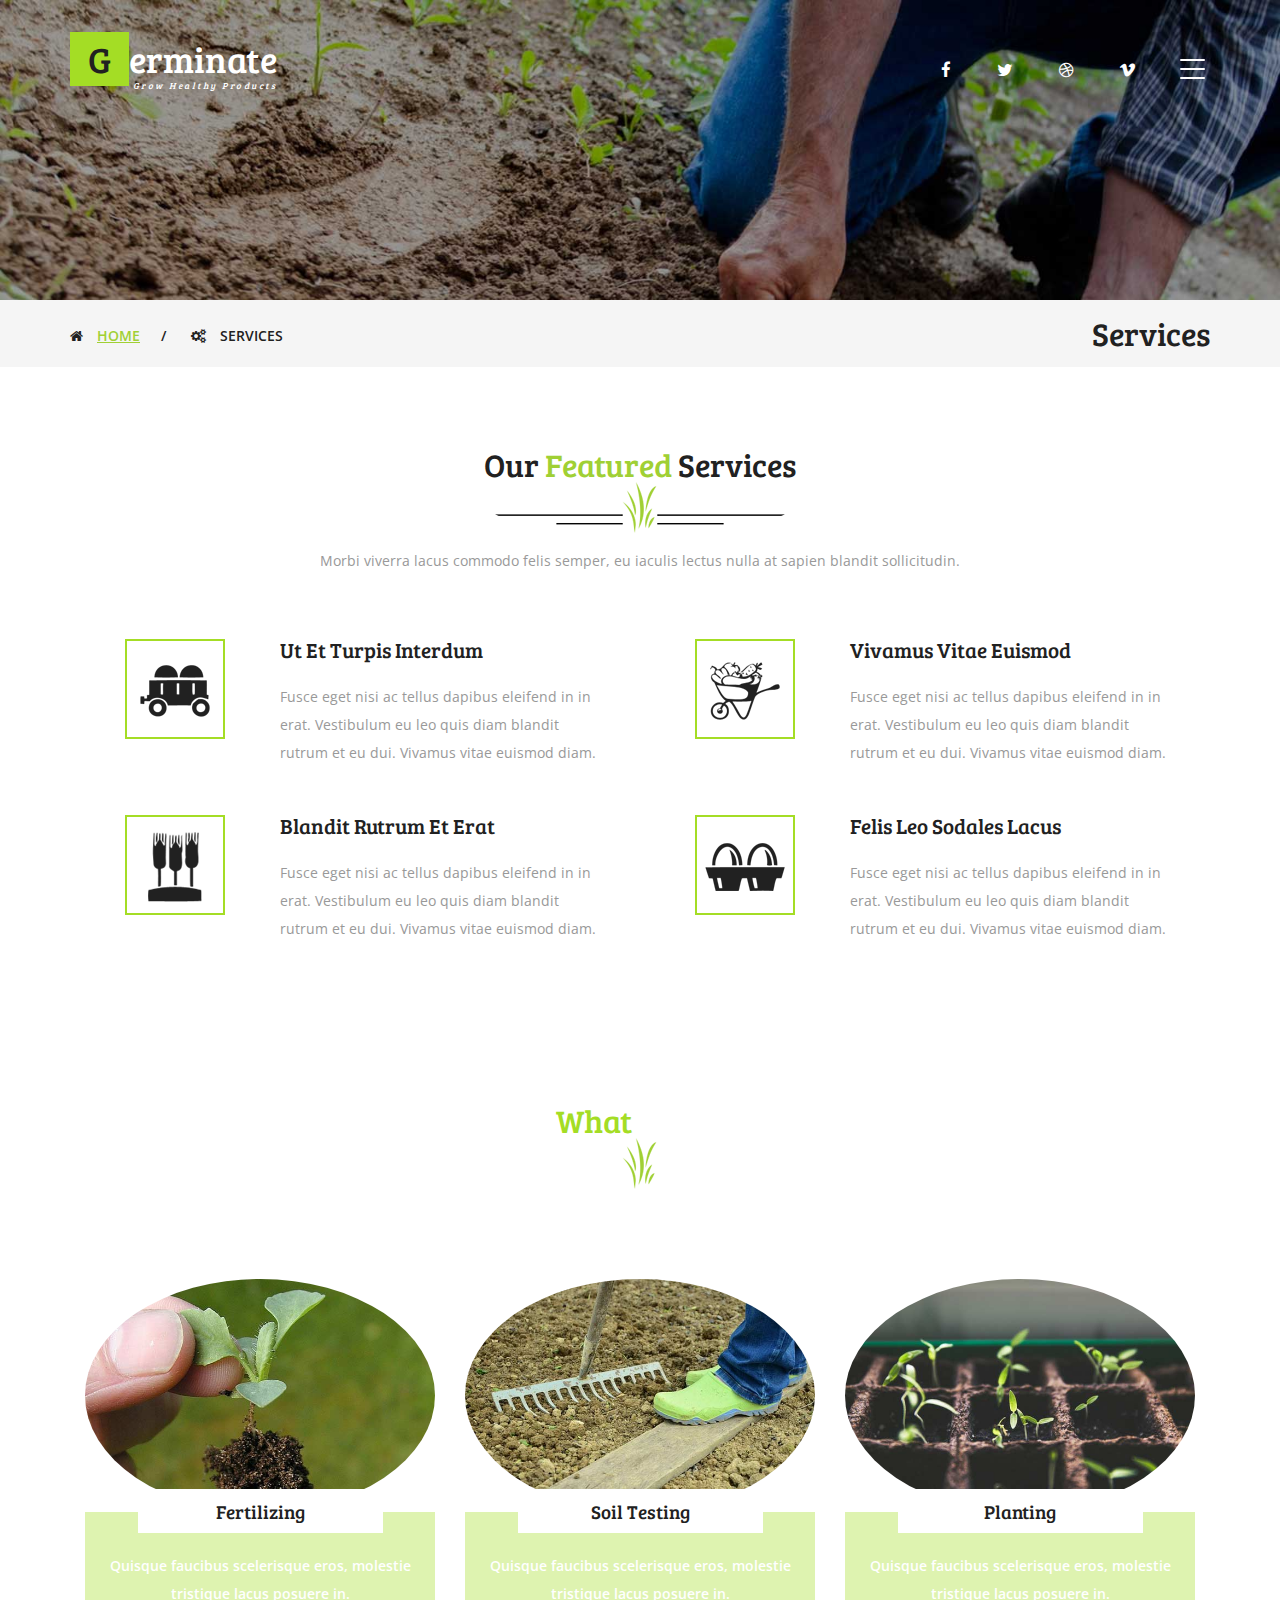
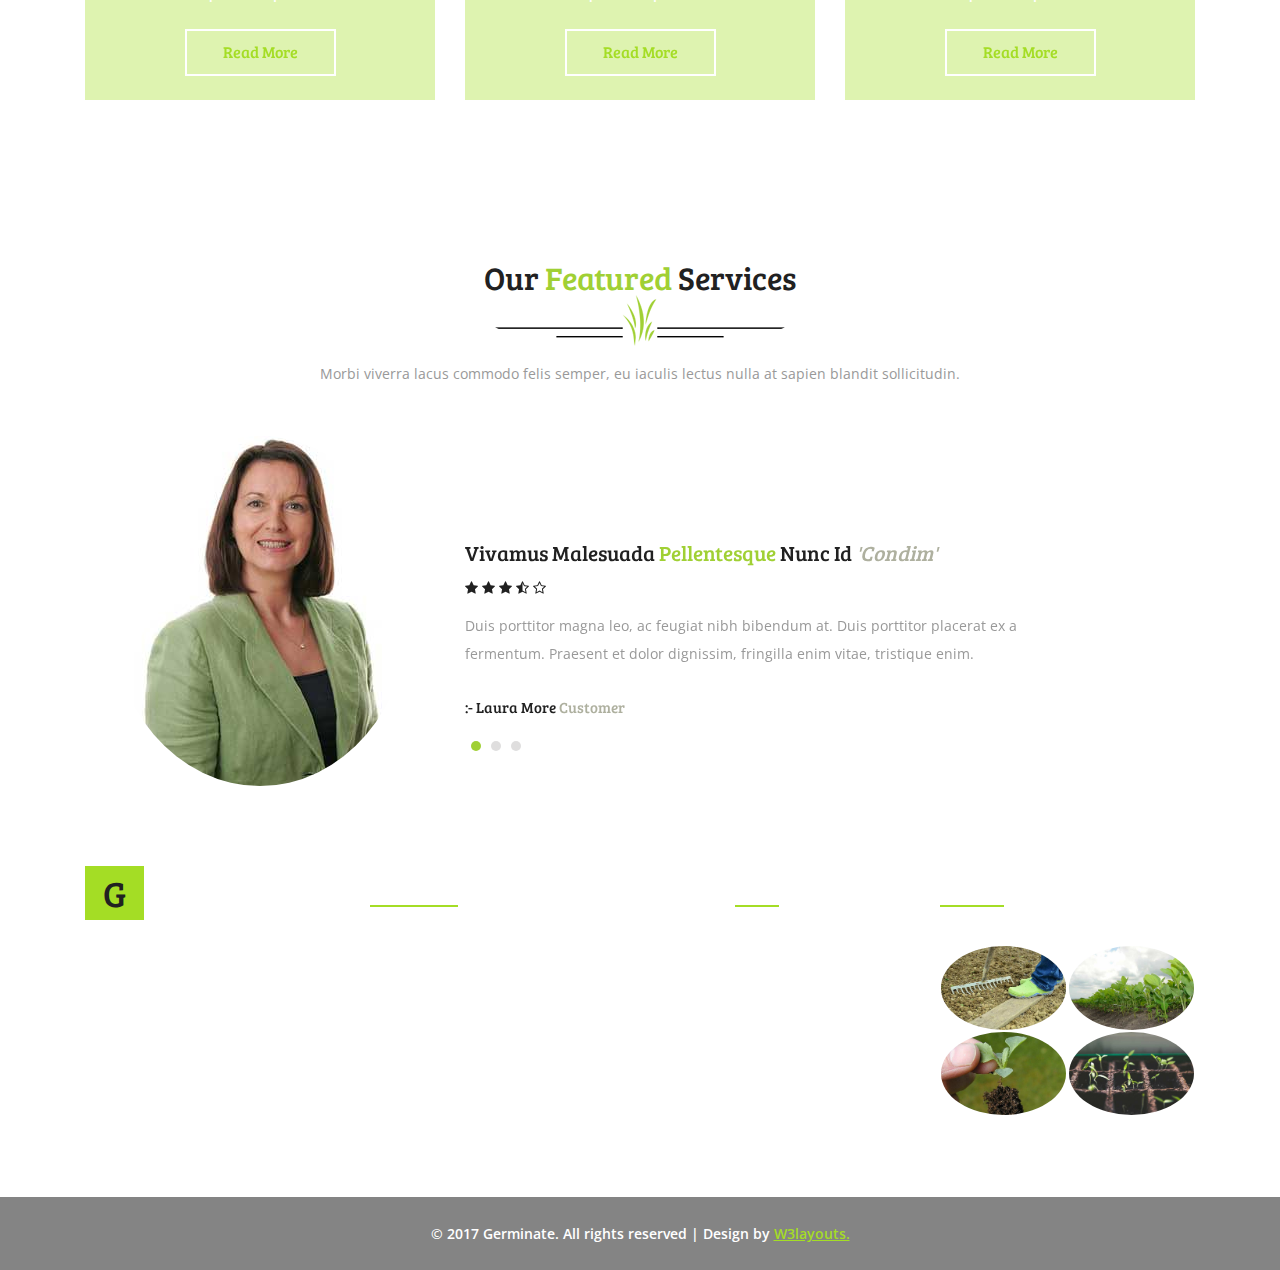
<file: services.html>
<!--
author: W3layouts
author URL: http://w3layouts.com
License: Creative Commons Attribution 3.0 Unported
License URL: http://creativecommons.org/licenses/by/3.0/
-->
<!DOCTYPE html>
<html lang="en">
<head>
<title>Germinate an Agriculture Category Flat Bootstrap Responsive Website Template | Services :: w3layouts</title>
<!-- custom-theme -->
<meta name="viewport" content="width=device-width, initial-scale=1">
<meta http-equiv="Content-Type" content="text/html; charset=utf-8" />
<meta name="keywords" content="Germinate Responsive web template, Bootstrap Web Templates, Flat Web Templates, Android Compatible web template, 
Smartphone Compatible web template, free webdesigns for Nokia, Samsung, LG, SonyEricsson, Motorola web design" />
<script type="application/x-javascript"> addEventListener("load", function() { setTimeout(hideURLbar, 0); }, false);
		function hideURLbar(){ window.scrollTo(0,1); } </script>
<!-- //custom-theme -->
<link href="css/bootstrap.css" rel="stylesheet" type="text/css" media="all" />
<link href="css/style.css" rel="stylesheet" type="text/css" media="all" />
<!-- js -->
<script type="text/javascript" src="js/jquery-2.1.4.min.js"></script>
<!-- //js -->
<link rel="stylesheet" href="css/flexslider.css" type="text/css" media="screen" property="" />
<!-- font-awesome-icons -->
<link href="css/font-awesome.css" rel="stylesheet"> 
<!-- //font-awesome-icons -->
<link href="//fonts.googleapis.com/css?family=Bree+Serif&amp;subset=latin-ext" rel="stylesheet">
<link href='//fonts.googleapis.com/css?family=Open+Sans:400,300,300italic,400italic,600,600italic,700,700italic,800,800italic' rel='stylesheet' type='text/css'>
</head>
	
<body>
<!-- banner -->
	<div class="banner1">
		<div class="container">
			<div class="w3_agileits_banner_main_grid">
				<div class="w3_agile_logo">
					<h1><a href="index.html"><span>G</span>erminate<i>Grow healthy products</i></a></h1>
				</div>
				<div class="agile_social_icons_banner">
					<ul class="agileits_social_list">
						<li><a href="#" class="w3_agile_facebook"><i class="fa fa-facebook" aria-hidden="true"></i></a></li>
						<li><a href="#" class="agile_twitter"><i class="fa fa-twitter" aria-hidden="true"></i></a></li>
						<li><a href="#" class="w3_agile_dribble"><i class="fa fa-dribbble" aria-hidden="true"></i></a></li>
						<li><a href="#" class="w3_agile_vimeo"><i class="fa fa-vimeo" aria-hidden="true"></i></a></li>
					</ul>
				</div>
				<div class="agileits_w3layouts_menu">
					<div class="shy-menu">
						<a class="shy-menu-hamburger">
							<span class="layer top"></span>
							<span class="layer mid"></span>
							<span class="layer btm"></span>
						</a>
						<div class="shy-menu-panel">
							<nav class="menu menu--horatio link-effect-8" id="link-effect-8">
								<ul class="w3layouts_menu__list">
									<li><a href="index.html">Home</a></li>
									<li><a href="about.html">About Us</a></li> 
									<li class="active"><a href="services.html">Services</a></li>
									<li><a href="gallery.html">Gallery</a></li> 
									<li><a href="contact.html">Contact Us</a></li>
								</ul>
							</nav>
						</div>
						<div class="clearfix"> </div>
					</div>
				</div>
				<div class="clearfix"> </div>
			</div>
		</div>
	</div>
<!-- banner -->
<!-- bootstrap-pop-up -->
	<div class="modal video-modal fade" id="myModal" tabindex="-1" role="dialog" aria-labelledby="myModal">
		<div class="modal-dialog" role="document">
			<div class="modal-content">
				<div class="modal-header">
					Germinate
					<button type="button" class="close" data-dismiss="modal" aria-label="Close"><span aria-hidden="true">&times;</span></button>						
				</div>
				<section>
					<div class="modal-body">
						<img src="images/4.jpg" alt=" " class="img-responsive" />
						<p>Ut enim ad minima veniam, quis nostrum 
							exercitationem ullam corporis suscipit laboriosam, 
							nisi ut aliquid ex ea commodi consequatur? Quis autem 
							vel eum iure reprehenderit qui in ea voluptate velit 
							esse quam nihil molestiae consequatur, vel illum qui 
							dolorem eum fugiat quo voluptas nulla pariatur.
							<i>" Quis autem vel eum iure reprehenderit qui in ea voluptate velit 
								esse quam nihil molestiae consequatur.</i></p>
					</div>
				</section>
			</div>
		</div>
	</div>
<!-- //bootstrap-pop-up -->
<!-- breadcrumbs -->
	<div class="breadcrumbs">
		<div class="container">
			<div class="w3layouts_breadcrumbs_left">
				<ul>
					<li><i class="fa fa-home" aria-hidden="true"></i><a href="index.html">Home</a><span>/</span></li>
					<li><i class="fa fa-cogs" aria-hidden="true"></i>Services</li>
				</ul>
			</div>
			<div class="w3layouts_breadcrumbs_right">
				<h2>Services</h2>
			</div>
			<div class="clearfix"> </div>
		</div>
	</div>
<!-- //breadcrumbs -->
<!-- services -->
	<div class="welcome">
		<div class="container">
			<h3 class="agileits_w3layouts_head">Our <span>Featured</span> Services</h3>
			<div class="w3_agile_image">
				<img src="images/1.png" alt=" " class="img-responsive" />
			</div>
			<p class="agile_para">Morbi viverra lacus commodo felis semper, eu iaculis lectus nulla at sapien blandit sollicitudin.</p>
			<div class="w3_agile_services_grids"> 
				<div class="col-md-6 w3_agile_services_grid"> 
					<div class="col-xs-4 w3_agile_services_grid_left"> 
						<div class="agile_services_grid_left1 hvr-radial-out"> 
							<img src="images/13.png" alt=" " class="img-responsive" />
						</div>
					</div>
					<div class="col-xs-8 w3_agile_services_grid_right"> 
						<h4>Ut et turpis interdum</h4>
						<p>Fusce eget nisi ac tellus dapibus eleifend in in erat. Vestibulum eu leo quis 
							diam blandit rutrum et eu dui. Vivamus vitae euismod diam.</p>
					</div>
					<div class="clearfix"> </div>
				</div>
				<div class="col-md-6 w3_agile_services_grid"> 
					<div class="col-xs-4 w3_agile_services_grid_left"> 
						<div class="agile_services_grid_left1 hvr-radial-out"> 
							<img src="images/14.png" alt=" " class="img-responsive" />
						</div>
					</div>
					<div class="col-xs-8 w3_agile_services_grid_right"> 
						<h4>Vivamus vitae euismod</h4>
						<p>Fusce eget nisi ac tellus dapibus eleifend in in erat. Vestibulum eu leo quis 
							diam blandit rutrum et eu dui. Vivamus vitae euismod diam.</p>
					</div>
					<div class="clearfix"> </div>
				</div>
				<div class="col-md-6 w3_agile_services_grid"> 
					<div class="col-xs-4 w3_agile_services_grid_left"> 
						<div class="agile_services_grid_left1 hvr-radial-out"> 
							<img src="images/15.png" alt=" " class="img-responsive" />
						</div>
					</div>
					<div class="col-xs-8 w3_agile_services_grid_right"> 
						<h4>blandit rutrum et erat</h4>
						<p>Fusce eget nisi ac tellus dapibus eleifend in in erat. Vestibulum eu leo quis 
							diam blandit rutrum et eu dui. Vivamus vitae euismod diam.</p>
					</div>
					<div class="clearfix"> </div>
				</div>
				<div class="col-md-6 w3_agile_services_grid"> 
					<div class="col-xs-4 w3_agile_services_grid_left"> 
						<div class="agile_services_grid_left1 hvr-radial-out"> 
							<img src="images/16.png" alt=" " class="img-responsive" />
						</div>
					</div>
					<div class="col-xs-8 w3_agile_services_grid_right"> 
						<h4>felis leo sodales lacus</h4>
						<p>Fusce eget nisi ac tellus dapibus eleifend in in erat. Vestibulum eu leo quis 
							diam blandit rutrum et eu dui. Vivamus vitae euismod diam.</p>
					</div>
					<div class="clearfix"> </div>
				</div>
				<div class="clearfix"> </div>
			</div>
		</div>
	</div>
<!-- //services -->
<!-- services-bottom -->
	<div class="services-bottom">
		<div class="container">
			<h3 class="agileits_w3layouts_head agileinfo_head w3_head"><span>What</span> we do</h3>
			<div class="w3_agile_image">
				<img src="images/17.png" alt=" " class="img-responsive">
			</div>
			<p class="agile_para agileits_para">Morbi viverra lacus commodo felis semper, eu iaculis lectus nulla at sapien blandit sollicitudin.</p>
			<div class="w3ls_news_grids">
				<div class="col-md-4 w3_agileits_services_bottom_grid">
					<div class="wthree_services_bottom_grid1">
						<img src="images/5.jpg" alt=" " class="img-responsive" />
						<div class="wthree_services_bottom_grid1_pos">
							<h4>Fertilizing</h4>
						</div>
					</div>
					<div class="agileinfo_services_bottom_grid2">
						<p>Quisque faucibus scelerisque eros, molestie tristique lacus posuere in.</p>
						<div class="agileits_w3layouts_learn_more hvr-radial-out">
							<a href="#" data-toggle="modal" data-target="#myModal">Read More</a>
						</div>
					</div>
				</div>
				<div class="col-md-4 w3_agileits_services_bottom_grid">
					<div class="wthree_services_bottom_grid1">
						<img src="images/6.jpg" alt=" " class="img-responsive" />
						<div class="wthree_services_bottom_grid1_pos">
							<h4>Soil Testing</h4>
						</div>
					</div>
					<div class="agileinfo_services_bottom_grid2">
						<p>Quisque faucibus scelerisque eros, molestie tristique lacus posuere in.</p>
						<div class="agileits_w3layouts_learn_more hvr-radial-out">
							<a href="#" data-toggle="modal" data-target="#myModal">Read More</a>
						</div>
					</div>
				</div>
				<div class="col-md-4 w3_agileits_services_bottom_grid">
					<div class="wthree_services_bottom_grid1">
						<img src="images/3.jpg" alt=" " class="img-responsive" />
						<div class="wthree_services_bottom_grid1_pos">
							<h4>Planting</h4>
						</div>
					</div>
					<div class="agileinfo_services_bottom_grid2">
						<p>Quisque faucibus scelerisque eros, molestie tristique lacus posuere in.</p>
						<div class="agileits_w3layouts_learn_more hvr-radial-out">
							<a href="#" data-toggle="modal" data-target="#myModal">Read More</a>
						</div>
					</div>
				</div>
				<div class="clearfix"> </div>
			</div>
		</div>
	</div>
<!-- //services-bottom -->
<!-- testimonials -->
	<div class="testimonials">
		<div class="container">
			<h3 class="agileits_w3layouts_head">Our <span>Featured</span> Services</h3>
			<div class="w3_agile_image">
				<img src="images/1.png" alt=" " class="img-responsive">
			</div>
			<p class="agile_para">Morbi viverra lacus commodo felis semper, eu iaculis lectus nulla at sapien blandit sollicitudin.</p>
			<div class="w3ls_news_grids">
				<section class="slider">
					<div class="flexslider">
						<ul class="slides">
							<li>
								<div class="agile_testimonials_grid">
									<div class="col-md-4 agile_testimonials_grid_left">
										<img src="images/15.jpg" alt=" " class="img-responsive" />
									</div>
									<div class="col-md-8 agile_testimonials_grid_right">
										<h5>Vivamus malesuada <span>pellentesque</span> nunc id <i>'condim'</i></h5>
										<div class="wthree_stars">
											<ul>
												<li><i class="fa fa-star"></i></li>
												<li><i class="fa fa-star"></i></li>
												<li><i class="fa fa-star"></i></li>
												<li><i class="fa fa-star-half-o"></i></li>
												<li><i class="fa fa-star-o"></i></li>
											</ul>
										</div>
										<p>Duis porttitor magna leo, ac feugiat nibh bibendum at. Duis porttitor 
											placerat ex a fermentum. Praesent et dolor dignissim, fringilla enim vitae, 
											tristique enim.</p>
										<h6>:- Laura More <span>Customer</span></h6>
									</div>
									<div class="clearfix"> </div>
								</div>
							</li>
							<li>
								<div class="agile_testimonials_grid">
									<div class="col-md-4 agile_testimonials_grid_left">
										<img src="images/14.jpg" alt=" " class="img-responsive" />
									</div>
									<div class="col-md-8 agile_testimonials_grid_right">
										<h5>Quisque eu aliquam <span>dignissim</span> ex a <i>'fringilla'</i></h5>
										<div class="wthree_stars">
											<ul>
												<li><i class="fa fa-star"></i></li>
												<li><i class="fa fa-star"></i></li>
												<li><i class="fa fa-star"></i></li>
												<li><i class="fa fa-star"></i></li>
												<li><i class="fa fa-star-o"></i></li>
											</ul>
										</div>
										<p>Duis porttitor magna leo, ac feugiat nibh bibendum at. Duis porttitor 
											placerat ex a fermentum. Praesent et dolor dignissim, fringilla enim vitae, 
											tristique enim.</p>
										<h6>:- Henry Paul <span>Customer</span></h6>
									</div>
									<div class="clearfix"> </div>
								</div>
							</li>
							<li>
								<div class="agile_testimonials_grid">
									<div class="col-md-4 agile_testimonials_grid_left">
										<img src="images/16.jpg" alt=" " class="img-responsive" />
									</div>
									<div class="col-md-8 agile_testimonials_grid_right">
										<h5>Vivamus malesuada <span>pellentesque</span> nunc id <i>'condim'</i></h5>
										<div class="wthree_stars">
											<ul>
												<li><i class="fa fa-star"></i></li>
												<li><i class="fa fa-star"></i></li>
												<li><i class="fa fa-star-half-o"></i></li>
												<li><i class="fa fa-star-half-o"></i></li>
												<li><i class="fa fa-star-o"></i></li>
											</ul>
										</div>
										<p>Duis porttitor magna leo, ac feugiat nibh bibendum at. Duis porttitor 
											placerat ex a fermentum. Praesent et dolor dignissim, fringilla enim vitae, 
											tristique enim.</p>
										<h6>:- Andria Carl <span>Customer</span></h6>
									</div>
									<div class="clearfix"> </div>
								</div>
							</li>
						</ul>
					</div>
				</section>
			</div>
		</div>
	</div>
<!-- //testimonials -->
<!-- flexSlider -->
	<script defer src="js/jquery.flexslider.js"></script>
	<script type="text/javascript">
		$(window).load(function(){
		  $('.flexslider').flexslider({
			animation: "slide",
			start: function(slider){
			  $('body').removeClass('loading');
			}
		  });
		});
  </script>
<!-- //flexSlider -->
<!-- footer -->
	<div class="footer">
		<div class="container">
			<div class="w3agile_footer_grids">
				<div class="col-md-3 agileinfo_footer_grid">
					<div class="agileits_w3layouts_footer_logo">
						<h2><a href="index.html"><span>G</span>erminate<i>Grow healthy products</i></a></h2>
					</div>
				</div>
				<div class="col-md-4 agileinfo_footer_grid">
					<h3>Contact Info</h3>
					<h4>Call Us <span>+1234 567 891</span></h4>
					<p>My Company, 875 Jewel Road <span>8907 Ukraine.</span></p>
					<ul class="agileits_social_list">
						<li><a href="#" class="w3_agile_facebook"><i class="fa fa-facebook" aria-hidden="true"></i></a></li>
						<li><a href="#" class="agile_twitter"><i class="fa fa-twitter" aria-hidden="true"></i></a></li>
						<li><a href="#" class="w3_agile_dribble"><i class="fa fa-dribbble" aria-hidden="true"></i></a></li>
						<li><a href="#" class="w3_agile_vimeo"><i class="fa fa-vimeo" aria-hidden="true"></i></a></li>
					</ul>
				</div>
				<div class="col-md-2 agileinfo_footer_grid agileinfo_footer_grid1">
					<h3>Navigation</h3>
					<ul class="w3layouts_footer_nav">
						<li><a href="index.html"><i class="fa fa-long-arrow-right" aria-hidden="true"></i>Home</a></li>
						<li><a href="icons.html"><i class="fa fa-long-arrow-right" aria-hidden="true"></i>Web Icons</a></li>
						<li><a href="typography.html"><i class="fa fa-long-arrow-right" aria-hidden="true"></i>Typography</a></li>
						<li><a href="contact.html"><i class="fa fa-long-arrow-right" aria-hidden="true"></i>Contact Us</a></li>
					</ul>
				</div>
				<div class="col-md-3 agileinfo_footer_grid">
					<h3>Blog Posts</h3>
					<div class="agileinfo_footer_grid_left">
						<a href="#" data-toggle="modal" data-target="#myModal"><img src="images/6.jpg" alt=" " class="img-responsive" /></a>
					</div>
					<div class="agileinfo_footer_grid_left">
						<a href="#" data-toggle="modal" data-target="#myModal"><img src="images/2.jpg" alt=" " class="img-responsive" /></a>
					</div>
					<div class="agileinfo_footer_grid_left">
						<a href="#" data-toggle="modal" data-target="#myModal"><img src="images/5.jpg" alt=" " class="img-responsive" /></a>
					</div>
					<div class="agileinfo_footer_grid_left">
						<a href="#" data-toggle="modal" data-target="#myModal"><img src="images/3.jpg" alt=" " class="img-responsive" /></a>
					</div>
					<div class="clearfix"> </div>
				</div>
				<div class="clearfix"> </div>
			</div>
		</div>
		<div class="w3_agileits_footer_copy">
			<div class="container">
				<p>© 2017 Germinate. All rights reserved | Design by <a href="http://w3layouts.com">W3layouts.</a></p>
			</div>
		</div>
	</div>
<!-- //footer -->
<!-- menu -->
	<script>
		$(function() {
			
			initDropDowns($("div.shy-menu"));

		});

		function initDropDowns(allMenus) {

			allMenus.children(".shy-menu-hamburger").on("click", function() {
				
				var thisTrigger = jQuery(this),
					thisMenu = thisTrigger.parent(),
					thisPanel = thisTrigger.next();

				if (thisMenu.hasClass("is-open")) {

					thisMenu.removeClass("is-open");

				} else {			
					
					allMenus.removeClass("is-open");	
					thisMenu.addClass("is-open");
					thisPanel.on("click", function(e) {
						e.stopPropagation();
					});
				}
				
				return false;
			});
		}
	</script>
<!-- //menu -->
<!-- start-smoth-scrolling -->
<script type="text/javascript" src="js/move-top.js"></script>
<script type="text/javascript" src="js/easing.js"></script>
<script type="text/javascript">
	jQuery(document).ready(function($) {
		$(".scroll").click(function(event){		
			event.preventDefault();
			$('html,body').animate({scrollTop:$(this.hash).offset().top},1000);
		});
	});
</script>
<!-- start-smoth-scrolling -->
<!-- for bootstrap working -->
	<script src="js/bootstrap.js"></script>
<!-- //for bootstrap working -->
<!-- here stars scrolling icon -->
	<script type="text/javascript">
		$(document).ready(function() {
			/*
				var defaults = {
				containerID: 'toTop', // fading element id
				containerHoverID: 'toTopHover', // fading element hover id
				scrollSpeed: 1200,
				easingType: 'linear' 
				};
			*/
								
			$().UItoTop({ easingType: 'easeOutQuart' });
								
			});
	</script>
<!-- //here ends scrolling icon -->
</body>
</html>
</file>
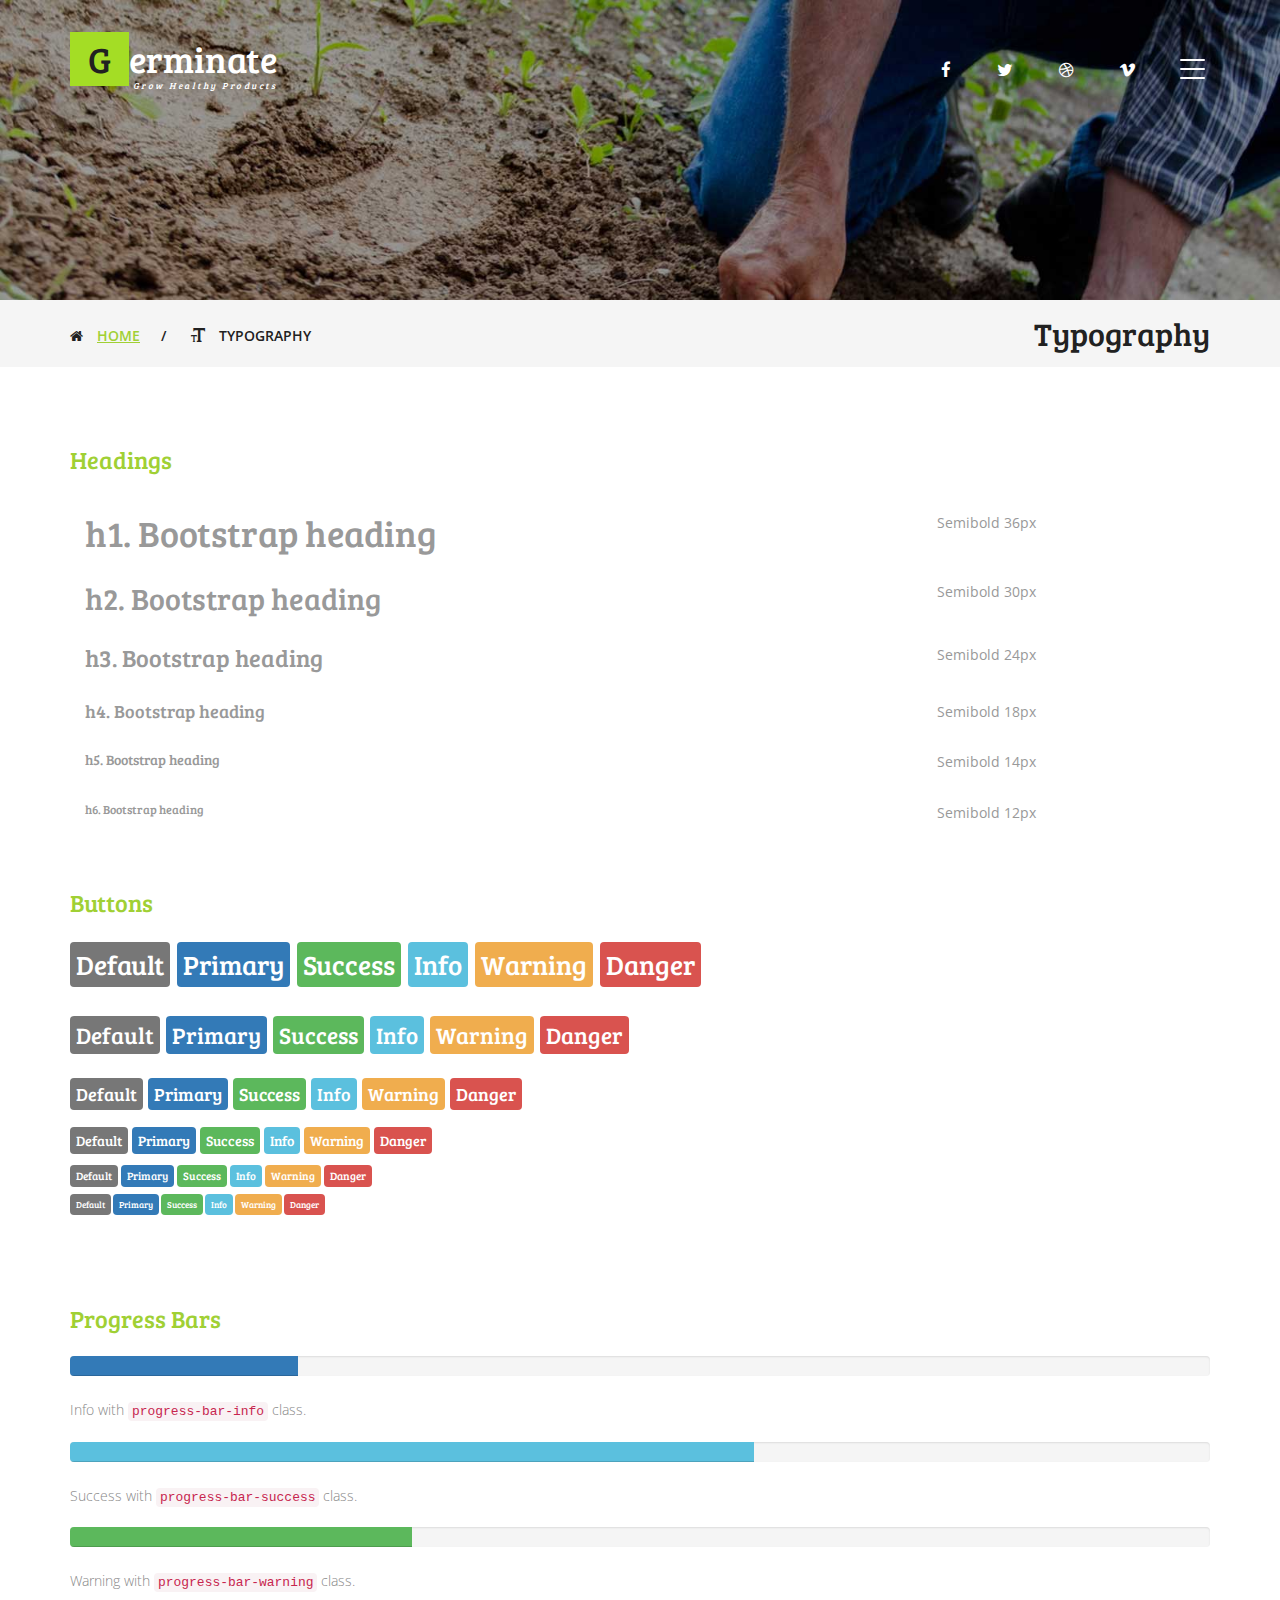
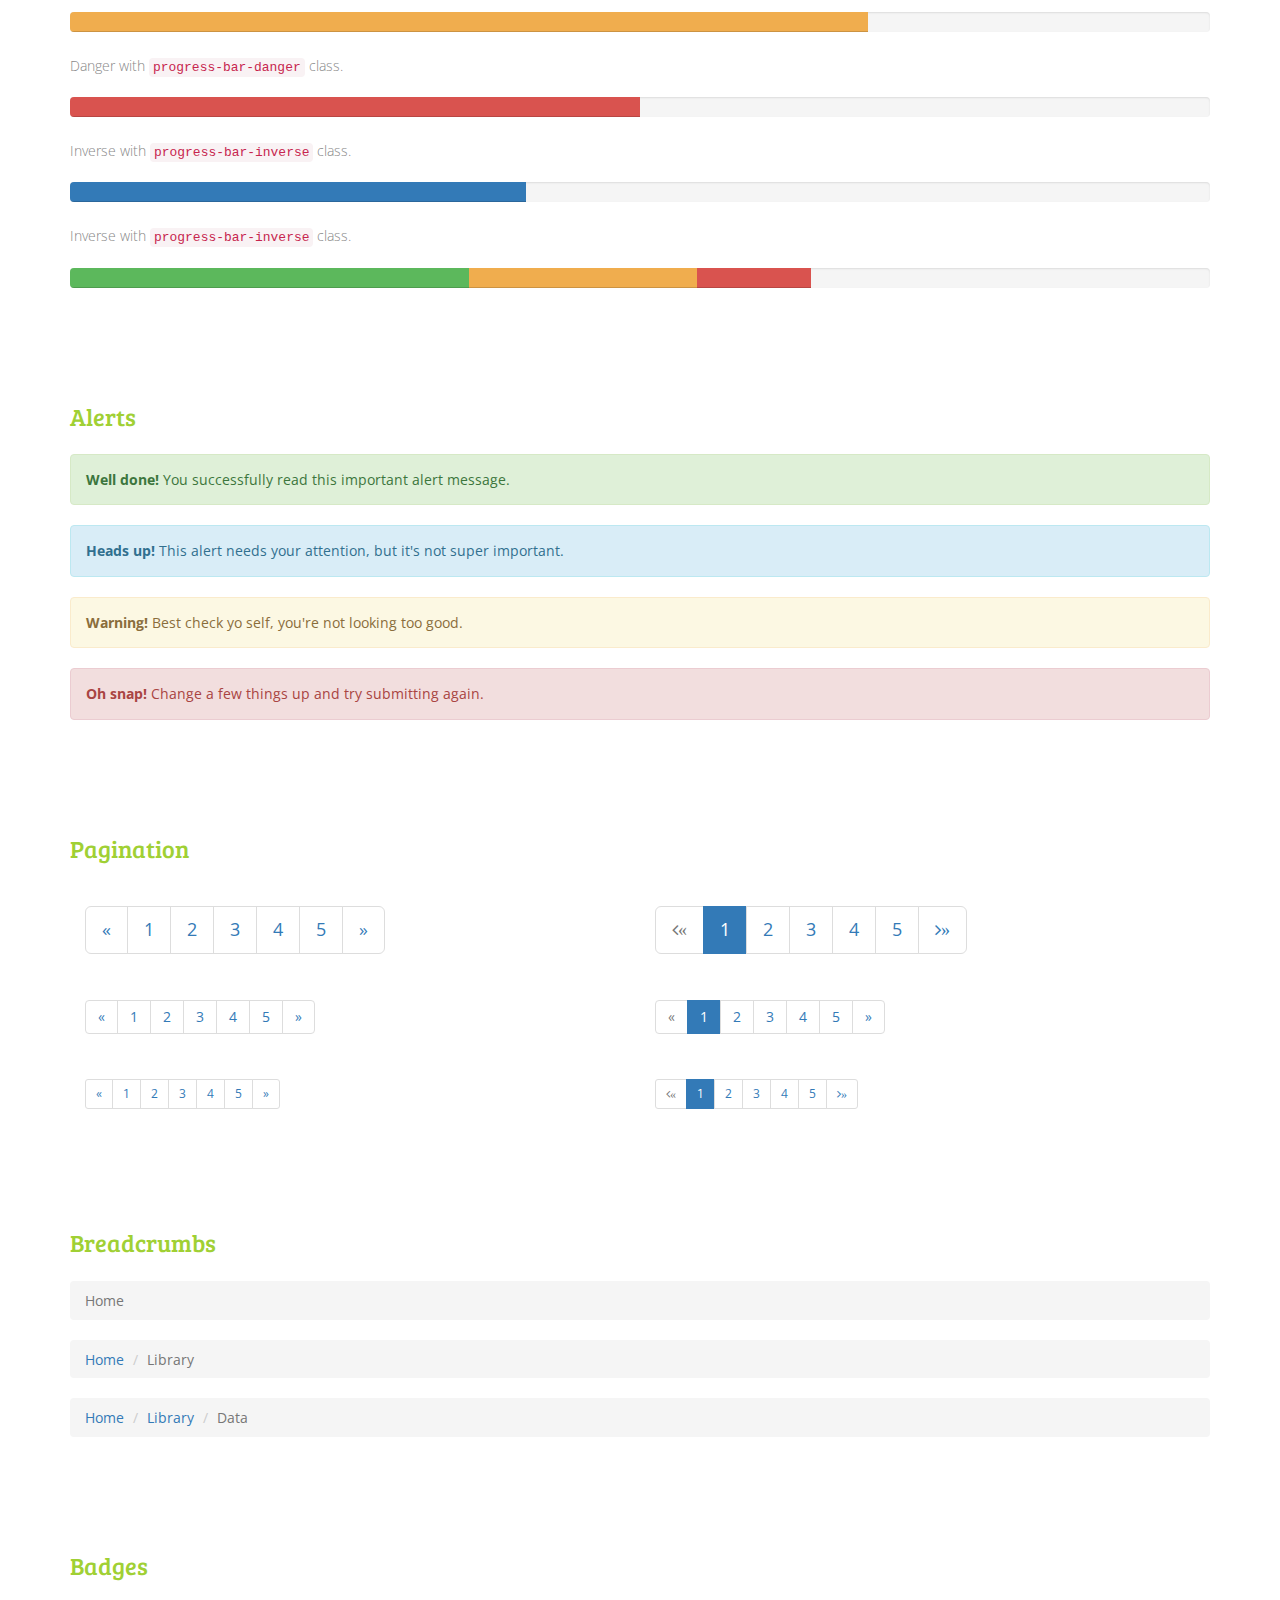
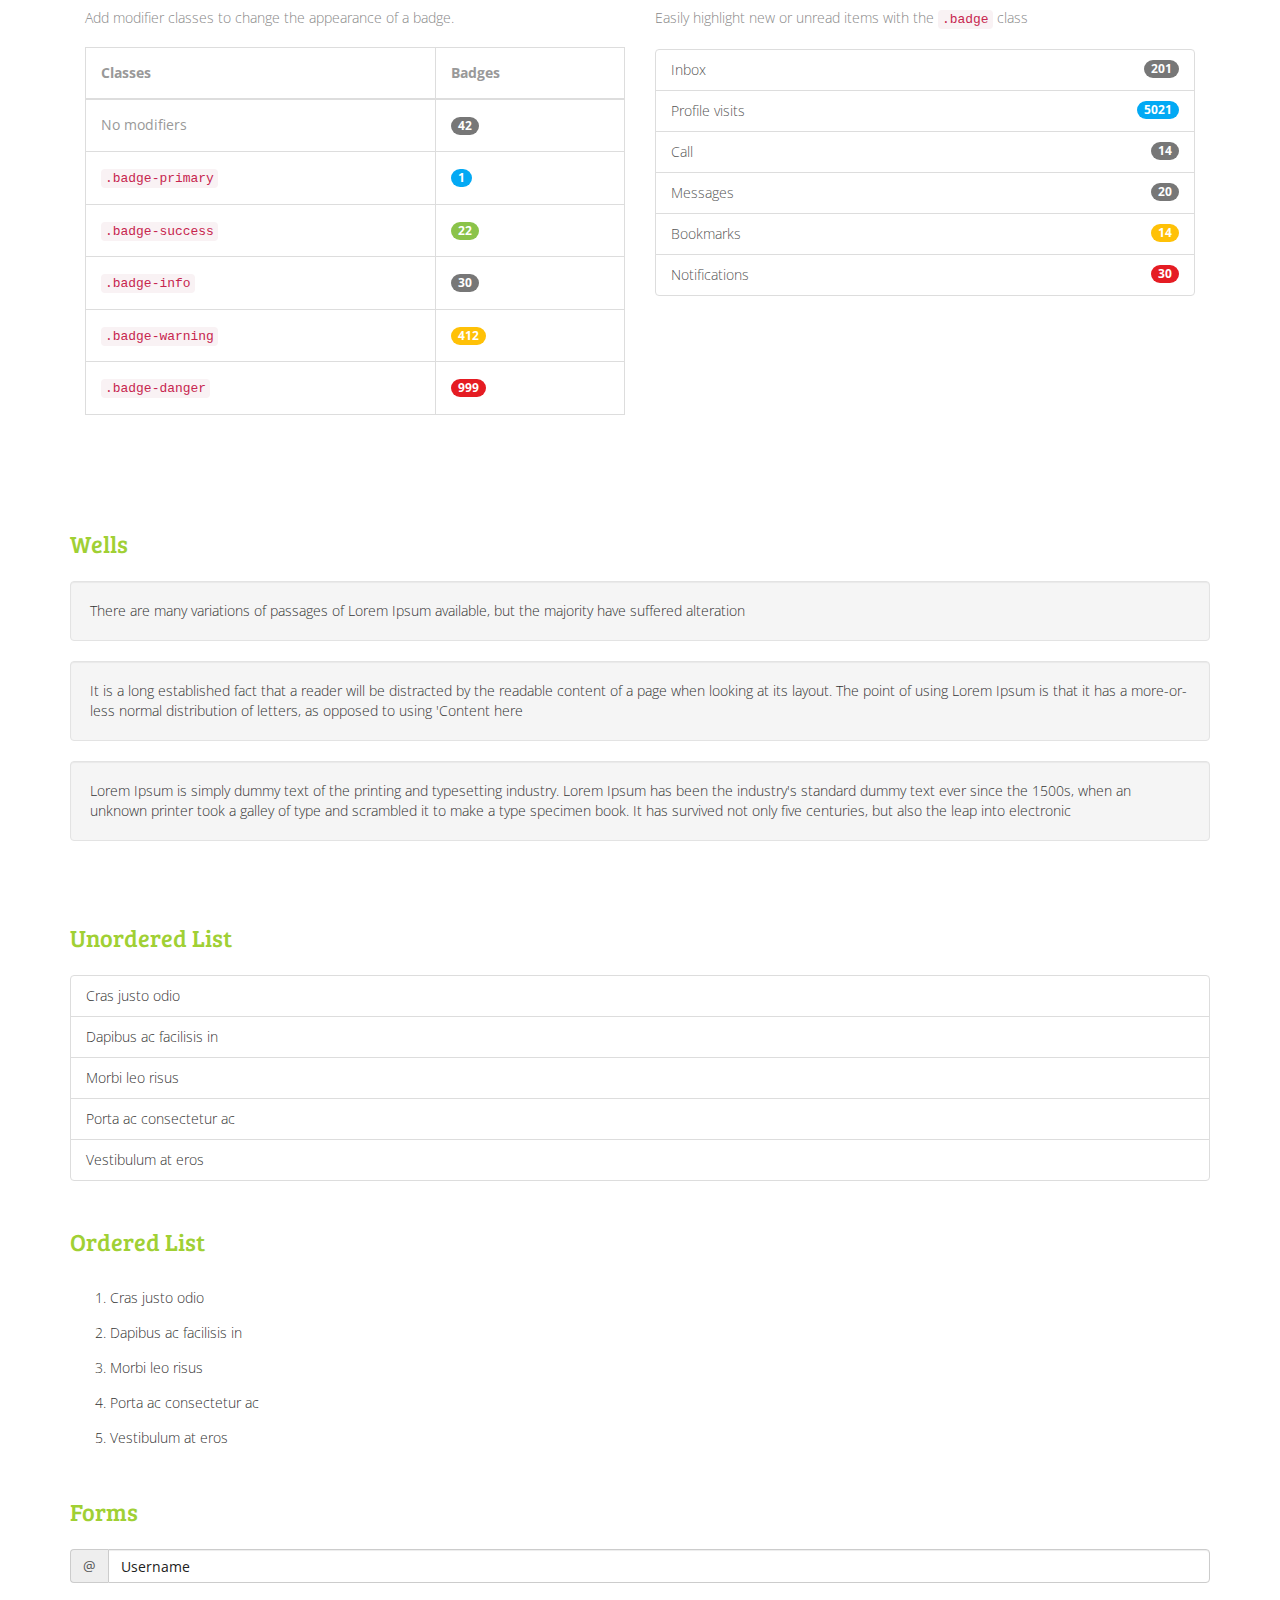
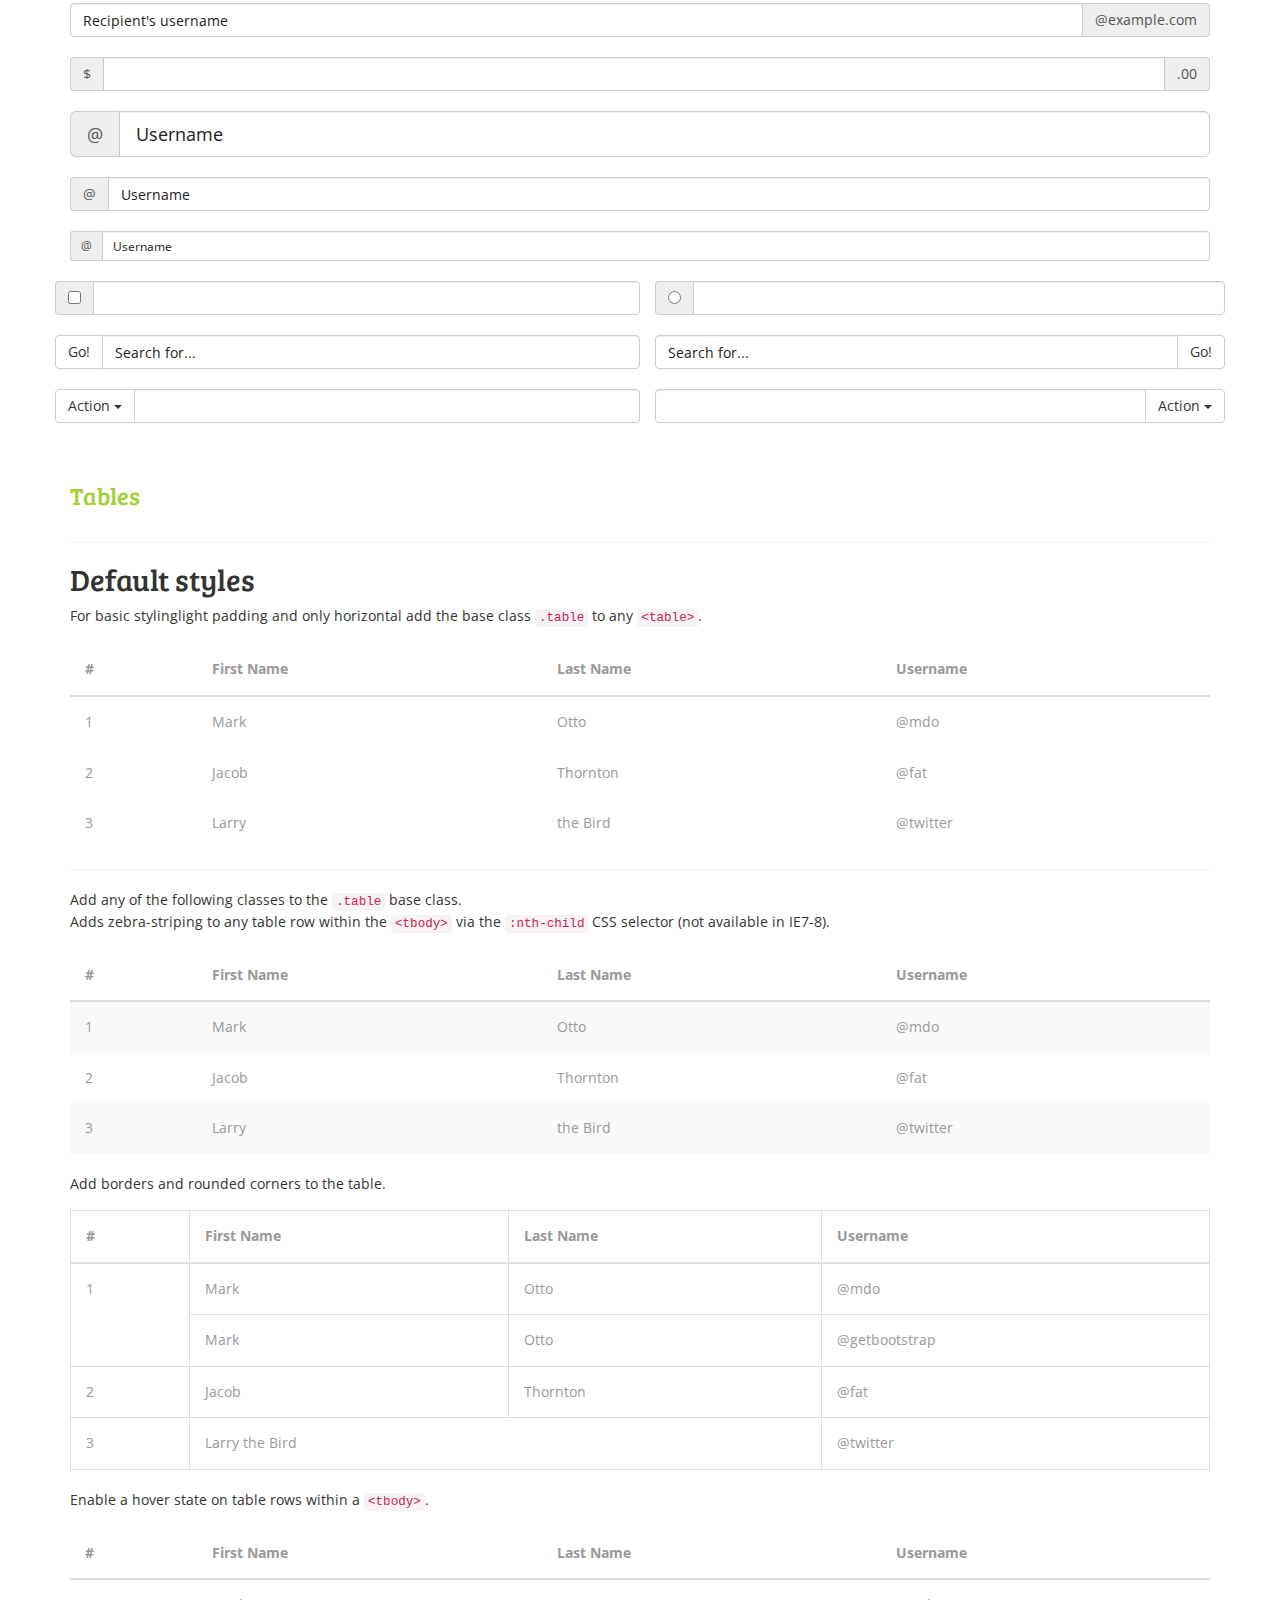
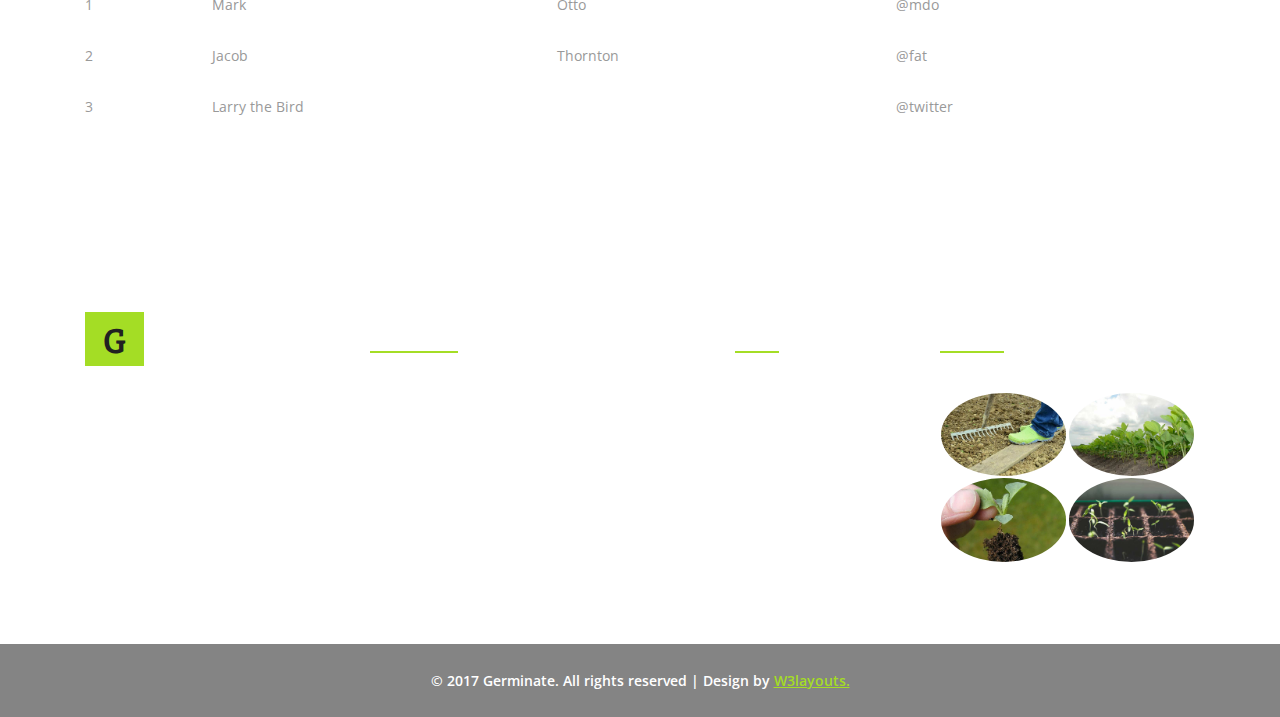
<file: typography.html>
<!--
author: W3layouts
author URL: http://w3layouts.com
License: Creative Commons Attribution 3.0 Unported
License URL: http://creativecommons.org/licenses/by/3.0/
-->
<!DOCTYPE html>
<html lang="en">
<head>
<title>Germinate an Agriculture Category Flat Bootstrap Responsive Website Template | Typography :: w3layouts</title>
<!-- custom-theme -->
<meta name="viewport" content="width=device-width, initial-scale=1">
<meta http-equiv="Content-Type" content="text/html; charset=utf-8" />
<meta name="keywords" content="Germinate Responsive web template, Bootstrap Web Templates, Flat Web Templates, Android Compatible web template, 
Smartphone Compatible web template, free webdesigns for Nokia, Samsung, LG, SonyEricsson, Motorola web design" />
<script type="application/x-javascript"> addEventListener("load", function() { setTimeout(hideURLbar, 0); }, false);
		function hideURLbar(){ window.scrollTo(0,1); } </script>
<!-- //custom-theme -->
<link href="css/bootstrap.css" rel="stylesheet" type="text/css" media="all" />
<link href="css/style.css" rel="stylesheet" type="text/css" media="all" />
<!-- js -->
<script type="text/javascript" src="js/jquery-2.1.4.min.js"></script>
<!-- //js -->
<!-- font-awesome-icons -->
<link href="css/font-awesome.css" rel="stylesheet"> 
<!-- //font-awesome-icons -->
<link href="//fonts.googleapis.com/css?family=Bree+Serif&amp;subset=latin-ext" rel="stylesheet">
<link href='//fonts.googleapis.com/css?family=Open+Sans:400,300,300italic,400italic,600,600italic,700,700italic,800,800italic' rel='stylesheet' type='text/css'>
</head>
	
<body>
<!-- banner -->
	<div class="banner1">
		<div class="container">
			<div class="w3_agileits_banner_main_grid">
				<div class="w3_agile_logo">
					<h1><a href="index.html"><span>G</span>erminate<i>Grow healthy products</i></a></h1>
				</div>
				<div class="agile_social_icons_banner">
					<ul class="agileits_social_list">
						<li><a href="#" class="w3_agile_facebook"><i class="fa fa-facebook" aria-hidden="true"></i></a></li>
						<li><a href="#" class="agile_twitter"><i class="fa fa-twitter" aria-hidden="true"></i></a></li>
						<li><a href="#" class="w3_agile_dribble"><i class="fa fa-dribbble" aria-hidden="true"></i></a></li>
						<li><a href="#" class="w3_agile_vimeo"><i class="fa fa-vimeo" aria-hidden="true"></i></a></li>
					</ul>
				</div>
				<div class="agileits_w3layouts_menu">
					<div class="shy-menu">
						<a class="shy-menu-hamburger">
							<span class="layer top"></span>
							<span class="layer mid"></span>
							<span class="layer btm"></span>
						</a>
						<div class="shy-menu-panel">
							<nav class="menu menu--horatio link-effect-8" id="link-effect-8">
								<ul class="w3layouts_menu__list">
									<li><a href="index.html">Home</a></li>
									<li><a href="about.html">About Us</a></li> 
									<li><a href="services.html">Services</a></li>
									<li><a href="gallery.html">Gallery</a></li> 
									<li><a href="contact.html">Contact Us</a></li>
								</ul>
							</nav>
						</div>
						<div class="clearfix"> </div>
					</div>
				</div>
				<div class="clearfix"> </div>
			</div>
		</div>
	</div>
<!-- banner -->
<!-- bootstrap-pop-up -->
	<div class="modal video-modal fade" id="myModal" tabindex="-1" role="dialog" aria-labelledby="myModal">
		<div class="modal-dialog" role="document">
			<div class="modal-content">
				<div class="modal-header">
					Germinate
					<button type="button" class="close" data-dismiss="modal" aria-label="Close"><span aria-hidden="true">&times;</span></button>						
				</div>
				<section>
					<div class="modal-body">
						<img src="images/4.jpg" alt=" " class="img-responsive" />
						<p>Ut enim ad minima veniam, quis nostrum 
							exercitationem ullam corporis suscipit laboriosam, 
							nisi ut aliquid ex ea commodi consequatur? Quis autem 
							vel eum iure reprehenderit qui in ea voluptate velit 
							esse quam nihil molestiae consequatur, vel illum qui 
							dolorem eum fugiat quo voluptas nulla pariatur.
							<i>" Quis autem vel eum iure reprehenderit qui in ea voluptate velit 
								esse quam nihil molestiae consequatur.</i></p>
					</div>
				</section>
			</div>
		</div>
	</div>
<!-- //bootstrap-pop-up -->
<!-- breadcrumbs -->
	<div class="breadcrumbs">
		<div class="container">
			<div class="w3layouts_breadcrumbs_left">
				<ul>
					<li><i class="fa fa-home" aria-hidden="true"></i><a href="index.html">Home</a><span>/</span></li>
					<li><i class="glyphicon glyphicon-text-size"></i>Typography</li>
				</ul>
			</div>
			<div class="w3layouts_breadcrumbs_right">
				<h2>Typography</h2>
			</div>
			<div class="clearfix"> </div>
		</div>
	</div>
<!-- //breadcrumbs -->
<!-- typography -->
	<div class="welcome">
		<div class="container">
			<div class="grid_3 grid_4 w3layouts">
				<h3 class="hdg">Headings</h3>
				<div class="bs-example">
					<table class="table">
						<tbody>
							<tr>
								<td><h1 id="h1.-bootstrap-heading">h1. Bootstrap heading<a class="anchorjs-link" href="#h1.-bootstrap-heading"><span class="anchorjs-icon"></span></a></h1></td>
								<td class="type-info">Semibold 36px</td>
							</tr>
							<tr>
								<td><h2 id="h2.-bootstrap-heading">h2. Bootstrap heading<a class="anchorjs-link" href="#h2.-bootstrap-heading"><span class="anchorjs-icon"></span></a></h2></td>
								<td class="type-info">Semibold 30px</td>
							</tr>
							<tr>
								<td><h3 id="h3.-bootstrap-heading">h3. Bootstrap heading<a class="anchorjs-link" href="#h3.-bootstrap-heading"><span class="anchorjs-icon"></span></a></h3></td>
								<td class="type-info">Semibold 24px</td>
							</tr>
							<tr>
								<td><h4 id="h4.-bootstrap-heading">h4. Bootstrap heading<a class="anchorjs-link" href="#h4.-bootstrap-heading"><span class="anchorjs-icon"></span></a></h4></td>
								<td class="type-info">Semibold 18px</td>
							</tr>
							<tr>
								<td><h5 id="h5.-bootstrap-heading">h5. Bootstrap heading<a class="anchorjs-link" href="#h5.-bootstrap-heading"><span class="anchorjs-icon"></span></a></h5></td>
								<td class="type-info">Semibold 14px</td>
							</tr>
							<tr>
								<td><h6>h6. Bootstrap heading</h6></td>
								<td class="type-info">Semibold 12px</td>
							</tr>
						</tbody>
					</table>
				</div>
			</div>
			<div class="grid_3 grid_5 w3">
				<h3>Buttons</h3>
				<h1>
					<a href="#"><span class="label label-default">Default</span></a>
					<a href="#"><span class="label label-primary">Primary</span></a>
					<a href="#"><span class="label label-success">Success</span></a>
					<a href="#"><span class="label label-info">Info</span></a>
					<a href="#"><span class="label label-warning">Warning</span></a>
					<a href="#"><span class="label label-danger">Danger</span></a>
				</h1>
				<h2>
					<a href="#"><span class="label label-default">Default</span></a>
					<a href="#"><span class="label label-primary">Primary</span></a>
					<a href="#"><span class="label label-success">Success</span></a>
					<a href="#"><span class="label label-info">Info</span></a>
					<a href="#"><span class="label label-warning">Warning</span></a>
					<a href="#"><span class="label label-danger">Danger</span></a>
				</h2>
				<h3>
					<a href="#"><span class="label label-default">Default</span></a>
					<a href="#"><span class="label label-primary">Primary</span></a>
					<a href="#"><span class="label label-success">Success</span></a>
					<a href="#"><span class="label label-info">Info</span></a>
					<a href="#"><span class="label label-warning">Warning</span></a>
					<a href="#"><span class="label label-danger">Danger</span></a>
				</h3>
				<h4>
					<a href="#"><span class="label label-default">Default</span></a>
					<a href="#"><span class="label label-primary">Primary</span></a>
					<a href="#"><span class="label label-success">Success</span></a>
					<a href="#"><span class="label label-info">Info</span></a>
					<a href="#"><span class="label label-warning">Warning</span></a>
					<a href="#"><span class="label label-danger">Danger</span></a>
				</h4>
				<h5>
					<a href="#"><span class="label label-default">Default</span></a>
					<a href="#"><span class="label label-primary">Primary</span></a>
					<a href="#"><span class="label label-success">Success</span></a>
					<a href="#"><span class="label label-info">Info</span></a>
					<a href="#"><span class="label label-warning">Warning</span></a>
					<a href="#"><span class="label label-danger">Danger</span></a>
				</h5>
				<h6>
					<a href="#"><span class="label label-default">Default</span></a>
					<a href="#"><span class="label label-primary">Primary</span></a>
					<a href="#"><span class="label label-success">Success</span></a>
					<a href="#"><span class="label label-info">Info</span></a>
					<a href="#"><span class="label label-warning">Warning</span></a>
					<a href="#"><span class="label label-danger">Danger</span></a>
				</h6>
			</div>		
			<div class="grid_3 grid_5 w3l">
				<h3>Progress Bars</h3>
				<div class="tab-content">
					<div class="tab-pane active" id="domprogress">
						<div class="progress">    
							<div class="progress-bar progress-bar-primary" style="width: 20%"></div>
						</div>
						<p>Info with <code>progress-bar-info</code> class.</p>
						<div class="progress">    
							<div class="progress-bar progress-bar-info" style="width: 60%"></div>
						</div>
						<p>Success with <code>progress-bar-success</code> class.</p>
						<div class="progress">
							<div class="progress-bar progress-bar-success" style="width: 30%"></div>
						</div>
						<p>Warning with <code>progress-bar-warning</code> class.</p>
						<div class="progress">
							<div class="progress-bar progress-bar-warning" style="width: 70%"></div>
						</div>
						<p>Danger with <code>progress-bar-danger</code> class.</p>
						<div class="progress">
							<div class="progress-bar progress-bar-danger" style="width: 50%"></div>
						</div>
						<p>Inverse with <code>progress-bar-inverse</code> class.</p>
						<div class="progress">
							<div class="progress-bar progress-bar-inverse" style="width: 40%"></div>
						</div>
						<p>Inverse with <code>progress-bar-inverse</code> class.</p>
						<div class="progress">
							<div class="progress-bar progress-bar-success" style="width: 35%"><span class="sr-only">35% Complete (success)</span></div>
							<div class="progress-bar progress-bar-warning" style="width: 20%"><span class="sr-only">20% Complete (warning)</span></div>
							<div class="progress-bar progress-bar-danger" style="width: 10%"><span class="sr-only">10% Complete (danger)</span></div>
						</div>
					</div>
				</div>
			</div>
			<div class="grid_3 grid_5 w3ls">
				<h3>Alerts</h3>
				<div class="alert alert-success" role="alert">
					<strong>Well done!</strong> You successfully read this important alert message.
				</div>
				<div class="alert alert-info" role="alert">
					<strong>Heads up!</strong> This alert needs your attention, but it's not super important.
				</div>
				<div class="alert alert-warning" role="alert">
					<strong>Warning!</strong> Best check yo self, you're not looking too good.
				</div>
				<div class="alert alert-danger" role="alert">
					<strong>Oh snap!</strong> Change a few things up and try submitting again.
				</div>
			</div>
			<div class="grid_3 grid_5 agileits">
				<h3>Pagination</h3>
				<div class="col-md-6">
					<nav>
						<ul class="pagination pagination-lg">
							<li><a href="#" aria-label="Previous"><span aria-hidden="true">«</span></a></li>
							<li><a href="#">1</a></li>
							<li><a href="#">2</a></li>
							<li><a href="#">3</a></li>
							<li><a href="#">4</a></li>
							<li><a href="#">5</a></li>
							<li><a href="#" aria-label="Next"><span aria-hidden="true">»</span></a></li>
						</ul>
					</nav>
					<nav>
						<ul class="pagination">
							<li><a href="#" aria-label="Previous"><span aria-hidden="true">«</span></a></li>
							<li><a href="#">1</a></li>
							<li><a href="#">2</a></li>
							<li><a href="#">3</a></li>
							<li><a href="#">4</a></li>
							<li><a href="#">5</a></li>
							<li><a href="#" aria-label="Next"><span aria-hidden="true">»</span></a></li>
						</ul>
					</nav>
					<nav>
						<ul class="pagination pagination-sm">
							<li><a href="#" aria-label="Previous"><span aria-hidden="true">«</span></a></li>
							<li><a href="#">1</a></li>
							<li><a href="#">2</a></li>
							<li><a href="#">3</a></li>
							<li><a href="#">4</a></li>
							<li><a href="#">5</a></li>
							<li><a href="#" aria-label="Next"><span aria-hidden="true">»</span></a></li>
						</ul>
					</nav>
				</div>
				<div class="col-md-6">
					<ul class="pagination pagination-lg">
						<li class="disabled"><a href="#"><i class="fa fa-angle-left">«</i></a></li>
						<li class="active"><a href="#">1</a></li>
						<li><a href="#">2</a></li>
						<li><a href="#">3</a></li>
						<li><a href="#">4</a></li>
						<li><a href="#">5</a></li>
						<li><a href="#"><i class="fa fa-angle-right">»</i></a></li>
					</ul>
					<nav>
						<ul class="pagination">
							<li class="disabled"><a href="#" aria-label="Previous"><span aria-hidden="true">«</span></a></li>
							<li class="active"><a href="#">1 <span class="sr-only">(current)</span></a></li>
							<li><a href="#">2</a></li>
							<li><a href="#">3</a></li>
							<li><a href="#">4</a></li>
							<li><a href="#">5</a></li>
							<li><a href="#" aria-label="Next"><span aria-hidden="true">»</span></a></li>
						</ul>
					</nav>
					<ul class="pagination pagination-sm">
						<li class="disabled"><a href="#"><i class="fa fa-angle-left">«</i></a></li>
						<li class="active"><a href="#">1</a></li>
						<li><a href="#">2</a></li>
						<li><a href="#">3</a></li>
						<li><a href="#">4</a></li>
						<li><a href="#">5</a></li>
						<li><a href="#"><i class="fa fa-angle-right">»</i></a></li>
					</ul>
				</div>
				<div class="clearfix"> </div>
			</div>
			<div class="grid_3 grid_5 agileinfo">
				<h3>Breadcrumbs</h3>
				<ol class="breadcrumb">
					<li class="active">Home</li>
				</ol>
				<ol class="breadcrumb">
					<li><a href="#">Home</a></li>
					<li class="active">Library</li>
				</ol>
				<ol class="breadcrumb">
					<li><a href="#">Home</a></li>
					<li><a href="#">Library</a></li>
					<li class="active">Data</li>
				</ol>
			</div>
			<div class="grid_3 grid_5 wthree">
				<h3>Badges</h3>
				<div class="col-md-6 agileits-w3layouts">
					<p>Add modifier classes to change the appearance of a badge.</p>
					<table class="table table-bordered">
						<thead>
							<tr>
								<th>Classes</th>
								<th>Badges</th>
							</tr>
						</thead>
						<tbody>
							<tr>
								<td>No modifiers</td>
								<td><span class="badge">42</span></td>
							</tr>
							<tr>
								<td><code>.badge-primary</code></td>
								<td><span class="badge badge-primary">1</span></td>
							</tr>
							<tr>
								<td><code>.badge-success</code></td>
								<td><span class="badge badge-success">22</span></td>
							</tr>
							<tr>
								<td><code>.badge-info</code></td>
								<td><span class="badge badge-info">30</span></td>
							</tr>
							<tr>
								<td><code>.badge-warning</code></td>
								<td><span class="badge badge-warning">412</span></td>
							</tr>
							<tr>
								<td><code>.badge-danger</code></td>
								<td><span class="badge badge-danger">999</span></td>
							</tr>
						</tbody>
					</table>                    
				</div>
				<div class="col-md-6 w3-agileits">
					<p>Easily highlight new or unread items with the <code>.badge</code> class</p>
					<div class="list-group list-group-alternate"> 
						<a href="#" class="list-group-item"><span class="badge">201</span> <i class="ti ti-email"></i> Inbox </a> 
						<a href="#" class="list-group-item"><span class="badge badge-primary">5021</span> <i class="ti ti-eye"></i> Profile visits </a> 
						<a href="#" class="list-group-item"><span class="badge">14</span> <i class="ti ti-headphone-alt"></i> Call </a> 
						<a href="#" class="list-group-item"><span class="badge">20</span> <i class="ti ti-comments"></i> Messages </a> 
						<a href="#" class="list-group-item"><span class="badge badge-warning">14</span> <i class="ti ti-bookmark"></i> Bookmarks </a> 
						<a href="#" class="list-group-item"><span class="badge badge-danger">30</span> <i class="ti ti-bell"></i> Notifications </a> 
					</div>
				</div>
			   <div class="clearfix"> </div>
			</div>	 
			<div class="grid_3 grid_5 agile">
				<h3>Wells</h3>
				<div class="well">
					There are many variations of passages of Lorem Ipsum available, but the majority have suffered alteration
				</div>
				<div class="well">
					It is a long established fact that a reader will be distracted by the readable content of a page when looking at its layout. The point of using Lorem Ipsum is that it has a more-or-less normal distribution of letters, as opposed to using 'Content here
				</div>
				<div class="well">
						Lorem Ipsum is simply dummy text of the printing and typesetting industry. Lorem Ipsum has been the industry's standard dummy text ever since the 1500s, when an unknown printer took a galley of type and scrambled it to make a type specimen book. It has survived not only five centuries, but also the leap into electronic
				</div>
			</div>
			<h3 class="bars">Unordered List</h3>
			<ul class="list-group w3-agile">
			  <li class="list-group-item">Cras justo odio</li>
			  <li class="list-group-item">Dapibus ac facilisis in</li>
			  <li class="list-group-item">Morbi leo risus</li>
			  <li class="list-group-item">Porta ac consectetur ac</li>
			  <li class="list-group-item">Vestibulum at eros</li>
			</ul>
			<h3 class="bars">Ordered List</h3>
			<ol>
				<li class="list-group-item1">Cras justo odio</li>
				<li class="list-group-item1">Dapibus ac facilisis in</li>
				<li class="list-group-item1">Morbi leo risus</li>
				<li class="list-group-item1">Porta ac consectetur ac</li>
				<li class="list-group-item1">Vestibulum at eros</li>
			</ol>
			<h3 class="bars">Forms</h3>
			<div class="input-group w3_w3layouts">
				<span class="input-group-addon" id="basic-addon1">@</span>
				<input type="text" class="form-control" placeholder="Username" aria-describedby="basic-addon1">
			</div>
			<div class="input-group w3_w3layouts">
				<input type="text" class="form-control" placeholder="Recipient's username" aria-describedby="basic-addon2">
				<span class="input-group-addon" id="basic-addon2">@example.com</span>
			</div>
			<div class="input-group w3_w3layouts">
				<span class="input-group-addon">$</span>
					<input type="text" class="form-control" aria-label="Amount (to the nearest dollar)">
				<span class="input-group-addon">.00</span>
			</div>
			<div class="input-group input-group-lg w3_w3layouts">
				<span class="input-group-addon" id="sizing-addon1">@</span>
				<input type="text" class="form-control" placeholder="Username" aria-describedby="sizing-addon1">
			</div>
			<div class="input-group w3_w3layouts">
				<span class="input-group-addon" id="sizing-addon2">@</span>
				<input type="text" class="form-control" placeholder="Username" aria-describedby="sizing-addon2">
			</div>
			<div class="input-group input-group-sm w3_w3layouts">
				<span class="input-group-addon" id="sizing-addon3">@</span>
				<input type="text" class="form-control" placeholder="Username" aria-describedby="sizing-addon3">
			</div>
			<div class="row">
				<div class="col-lg-6 in-gp-tl">
					<div class="input-group">
						<span class="input-group-addon">
							<input type="checkbox" aria-label="...">
						</span>
						<input type="text" class="form-control" aria-label="...">
					</div><!-- /input-group -->
				</div><!-- /.col-lg-6 -->
				<div class="col-lg-6 in-gp-tb">
					<div class="input-group">
						<span class="input-group-addon">
							<input type="radio" aria-label="...">
						</span>
						<input type="text" class="form-control" aria-label="...">
					</div><!-- /input-group -->
				</div><!-- /.col-lg-6 -->
			</div><!-- /.row -->
			<div class="row">
				<div class="col-lg-6 in-gp-tl">
					<div class="input-group">
						<span class="input-group-btn">
							<button class="btn btn-default" type="button">Go!</button>
						</span>
						<input type="text" class="form-control" placeholder="Search for...">
					</div><!-- /input-group -->
				</div><!-- /.col-lg-6 -->
				<div class="col-lg-6 in-gp-tb">
					<div class="input-group">
						<input type="text" class="form-control" placeholder="Search for...">
						<span class="input-group-btn">
							<button class="btn btn-default" type="button">Go!</button>
						</span>
					</div><!-- /input-group -->
				</div><!-- /.col-lg-6 -->
			</div><!-- /.row -->
			<div class="row">
				<div class="col-lg-6 in-gp-tl">
					<div class="input-group">
						<div class="input-group-btn">
							<button type="button" class="btn btn-default dropdown-toggle" data-toggle="dropdown" aria-haspopup="true" aria-expanded="false">Action <span class="caret"></span></button>
							<ul class="dropdown-menu">
								<li><a href="#">Action</a></li>
								<li><a href="#">Another action</a></li>
								<li><a href="#">Something else here</a></li>
								<li role="separator" class="divider"></li>
								<li><a href="#">Separated link</a></li>
							</ul>
						</div><!-- /btn-group -->
						<input type="text" class="form-control" aria-label="...">
					</div><!-- /input-group -->
				</div><!-- /.col-lg-6 -->
				<div class="col-lg-6 in-gp-tb">
					<div class="input-group">
						<input type="text" class="form-control" aria-label="...">
						<div class="input-group-btn">
							<button type="button" class="btn btn-default dropdown-toggle" data-toggle="dropdown" aria-haspopup="true" aria-expanded="false">Action <span class="caret"></span></button>
							<ul class="dropdown-menu dropdown-menu-right">
								<li><a href="#">Action</a></li>
								<li><a href="#">Another action</a></li>
								<li><a href="#">Something else here</a></li>
								<li role="separator" class="divider"></li>
								<li><a href="#">Separated link</a></li>
							</ul>
						</div><!-- /btn-group -->
					</div><!-- /input-group -->
				</div><!-- /.col-lg-6 -->
			</div><!-- /.row -->
			<div class="page-header">
				<h3 class="bars">Tables</h3>
			</div>
			<h2 class="typoh2">Default styles</h2>
			<p>For basic stylinglight padding and only horizontal add the base class <code>.table</code> to any <code>&lt;table&gt;</code>.</p>
			<div class="bs-docs-example">
				<table class="table">
					<thead>
						<tr>
							<th>#</th>
							<th>First Name</th>
							<th>Last Name</th>
							<th>Username</th>
						</tr>
					</thead>
					<tbody>
						<tr>
							<td>1</td>
							<td>Mark</td>
							<td>Otto</td>
							<td>@mdo</td>
						</tr>
						<tr>
							<td>2</td>
							<td>Jacob</td>
							<td>Thornton</td>
							<td>@fat</td>
						</tr>
						<tr>
							<td>3</td>
							<td>Larry</td>
							<td>the Bird</td>
							<td>@twitter</td>
						</tr>
					</tbody>
				</table>
			</div>
			<hr class="bs-docs-separator">
			<p>Add any of the following classes to the <code>.table</code> base class.</p>
			<p>Adds zebra-striping to any table row within the <code>&lt;tbody&gt;</code> via the <code>:nth-child</code> CSS selector (not available in IE7-8).</p>
			<div class="bs-docs-example">
				<table class="table table-striped">
					<thead>
						<tr>
							<th>#</th>
							<th>First Name</th>
							<th>Last Name</th>
							<th>Username</th>
						</tr>
					</thead>
					<tbody>
						<tr>
							<td>1</td>
							<td>Mark</td>
							<td>Otto</td>
							<td>@mdo</td>
						</tr>
						<tr>
							<td>2</td>
							<td>Jacob</td>
							<td>Thornton</td>
							<td>@fat</td>
						</tr>
						<tr>
							<td>3</td>
							<td>Larry</td>
							<td>the Bird</td>
							<td>@twitter</td>
						</tr>
					</tbody>
				</table>
			</div>
			<p>Add borders and rounded corners to the table.</p>
			<div class="bs-docs-example">
				<table class="table table-bordered">
					<thead>
						<tr>
							<th>#</th>
							<th>First Name</th>
							<th>Last Name</th>
							<th>Username</th>
						</tr>
					</thead>
					<tbody>
						<tr>
							<td rowspan="2">1</td>
							<td>Mark</td>
							<td>Otto</td>
							<td>@mdo</td>
						</tr>
						<tr>
							<td>Mark</td>
							<td>Otto</td>
							<td>@getbootstrap</td>
						</tr>
						<tr>
							<td>2</td>
							<td>Jacob</td>
							<td>Thornton</td>
							<td>@fat</td>
						</tr>
						<tr>
							<td>3</td>
							<td colspan="2">Larry the Bird</td>
							<td>@twitter</td>
						</tr>
					</tbody>
				</table>
			</div>
			<p>Enable a hover state on table rows within a <code>&lt;tbody&gt;</code>.</p>
			<div class="bs-docs-example">
				<table class="table table-hover">
					<thead>
						<tr>
						  <th>#</th>
						  <th>First Name</th>
						  <th>Last Name</th>
						  <th>Username</th>
						</tr>
					</thead>
					<tbody>
						<tr>
						  <td>1</td>
						  <td>Mark</td>
						  <td>Otto</td>
						  <td>@mdo</td>
						</tr>
						<tr>
						  <td>2</td>
						  <td>Jacob</td>
						  <td>Thornton</td>
						  <td>@fat</td>
						</tr>
						<tr>
						  <td>3</td>
						  <td colspan="2">Larry the Bird</td>
						  <td>@twitter</td>
						</tr>
					</tbody>
				</table>
			</div>
		</div>
	</div>
<!-- //typography -->
<!-- footer -->
	<div class="footer">
		<div class="container">
			<div class="w3agile_footer_grids">
				<div class="col-md-3 agileinfo_footer_grid">
					<div class="agileits_w3layouts_footer_logo">
						<h2><a href="index.html"><span>G</span>erminate<i>Grow healthy products</i></a></h2>
					</div>
				</div>
				<div class="col-md-4 agileinfo_footer_grid">
					<h3>Contact Info</h3>
					<h4>Call Us <span>+1234 567 891</span></h4>
					<p>My Company, 875 Jewel Road <span>8907 Ukraine.</span></p>
					<ul class="agileits_social_list">
						<li><a href="#" class="w3_agile_facebook"><i class="fa fa-facebook" aria-hidden="true"></i></a></li>
						<li><a href="#" class="agile_twitter"><i class="fa fa-twitter" aria-hidden="true"></i></a></li>
						<li><a href="#" class="w3_agile_dribble"><i class="fa fa-dribbble" aria-hidden="true"></i></a></li>
						<li><a href="#" class="w3_agile_vimeo"><i class="fa fa-vimeo" aria-hidden="true"></i></a></li>
					</ul>
				</div>
				<div class="col-md-2 agileinfo_footer_grid agileinfo_footer_grid1">
					<h3>Navigation</h3>
					<ul class="w3layouts_footer_nav">
						<li><a href="index.html"><i class="fa fa-long-arrow-right" aria-hidden="true"></i>Home</a></li>
						<li><a href="icons.html"><i class="fa fa-long-arrow-right" aria-hidden="true"></i>Web Icons</a></li>
						<li><a href="typography.html"><i class="fa fa-long-arrow-right" aria-hidden="true"></i>Typography</a></li>
						<li><a href="contact.html"><i class="fa fa-long-arrow-right" aria-hidden="true"></i>Contact Us</a></li>
					</ul>
				</div>
				<div class="col-md-3 agileinfo_footer_grid">
					<h3>Blog Posts</h3>
					<div class="agileinfo_footer_grid_left">
						<a href="#" data-toggle="modal" data-target="#myModal"><img src="images/6.jpg" alt=" " class="img-responsive" /></a>
					</div>
					<div class="agileinfo_footer_grid_left">
						<a href="#" data-toggle="modal" data-target="#myModal"><img src="images/2.jpg" alt=" " class="img-responsive" /></a>
					</div>
					<div class="agileinfo_footer_grid_left">
						<a href="#" data-toggle="modal" data-target="#myModal"><img src="images/5.jpg" alt=" " class="img-responsive" /></a>
					</div>
					<div class="agileinfo_footer_grid_left">
						<a href="#" data-toggle="modal" data-target="#myModal"><img src="images/3.jpg" alt=" " class="img-responsive" /></a>
					</div>
					<div class="clearfix"> </div>
				</div>
				<div class="clearfix"> </div>
			</div>
		</div>
		<div class="w3_agileits_footer_copy">
			<div class="container">
				<p>© 2017 Germinate. All rights reserved | Design by <a href="http://w3layouts.com">W3layouts.</a></p>
			</div>
		</div>
	</div>
<!-- //footer -->
<!-- menu -->
	<script>
		$(function() {
			
			initDropDowns($("div.shy-menu"));

		});

		function initDropDowns(allMenus) {

			allMenus.children(".shy-menu-hamburger").on("click", function() {
				
				var thisTrigger = jQuery(this),
					thisMenu = thisTrigger.parent(),
					thisPanel = thisTrigger.next();

				if (thisMenu.hasClass("is-open")) {

					thisMenu.removeClass("is-open");

				} else {			
					
					allMenus.removeClass("is-open");	
					thisMenu.addClass("is-open");
					thisPanel.on("click", function(e) {
						e.stopPropagation();
					});
				}
				
				return false;
			});
		}
	</script>
<!-- //menu -->
<!-- start-smoth-scrolling -->
<script type="text/javascript" src="js/move-top.js"></script>
<script type="text/javascript" src="js/easing.js"></script>
<script type="text/javascript">
	jQuery(document).ready(function($) {
		$(".scroll").click(function(event){		
			event.preventDefault();
			$('html,body').animate({scrollTop:$(this.hash).offset().top},1000);
		});
	});
</script>
<!-- start-smoth-scrolling -->
<!-- for bootstrap working -->
	<script src="js/bootstrap.js"></script>
<!-- //for bootstrap working -->
<!-- here stars scrolling icon -->
	<script type="text/javascript">
		$(document).ready(function() {
			/*
				var defaults = {
				containerID: 'toTop', // fading element id
				containerHoverID: 'toTopHover', // fading element hover id
				scrollSpeed: 1200,
				easingType: 'linear' 
				};
			*/
								
			$().UItoTop({ easingType: 'easeOutQuart' });
								
			});
	</script>
<!-- //here ends scrolling icon -->
</body>
</html>
</file>
<file: css/style.css>
/*--
Author: W3layouts
Author URL: http://w3layouts.com
License: Creative Commons Attribution 3.0 Unported
License URL: http://creativecommons.org/licenses/by/3.0/
--*/
html, body{
    font-size: 100%;
	font-family: 'Open Sans', sans-serif;
	background:#ffffff;
	margin: 0;
}
p,ul li,ol li{
	margin:0;
	font-size:14px;
}
h1,h2,h3,h4,h5,h6{
	font-family: 'Bree Serif', serif;
	margin:0;
}
ul,label{
	margin:0;
	padding:0;
}
body a:hover{
	text-decoration:none;
}
input[type="submit"],input[type="reset"],a{
	-webkit-transition: 0.5s ease-in;
    -moz-transition: 0.5s ease-in;
    -ms-transition: 0.5s ease-in;
    -o-transition: 0.5s ease-in;
    transition:0.5s ease-in;
}

.img-responsive
{
	border-radius: 100%;
}
/*-- banner --*/
.banner{
	background: url(../images/banner.jpg) no-repeat 0px 0px;
    background-size: cover;
    -webkit-background-size: cover;
    -moz-background-size: cover;
    -o-background-size: cover;
    -ms-background-size: cover;
    min-height: 770px;
	position: relative;
}
.banner1{
	background: url(../images/banner.jpg) no-repeat 0px 0px;
    background-size: cover;
    -webkit-background-size: cover;
    -moz-background-size: cover;
    -o-background-size: cover;
    -ms-background-size: cover;
    min-height: 300px;
	position: relative;
}
.w3_agileits_banner_main_grid{
	padding:2em 0 0;
	position:relative;
}
.w3_agile_logo{
	float:left;
}
.w3_agile_logo h1 a{
	font-size:1em;
	color:#fff;
	text-decoration:none;
	display:block;
}
.w3_agile_logo h1 a span{
	padding: .2em .5em;
    background: #a4dd25;
    display: inline-block;
    color: #212121;
}
.w3_agile_logo h1 a i{
	display: block;
    font-size: .25em;
    text-align: right;
    line-height: 0;
    letter-spacing: 2.5px;
	text-transform:capitalize;
}
.agileits_social_list li{
	display: inline-block;
    margin-right: 3em;
}
.agileits_social_list li a{
    color: #fff;
    text-align: center;
    display: inline-block;
    font-size: 1.2em;
}
a.w3_agile_facebook:hover{
	color:#3b5998;
}
a.agile_twitter:hover{
	color:#1da1f2;
}
a.w3_agile_dribble:hover{
	color:#ea4c89;
}
a.w3_agile_vimeo:hover{
	color:#1ab7ea;
}
.agile_social_icons_banner {
    float: right;
    margin:1.6em 2em 0 0;
}
/*-- menu-navigation --*/
.shy-menu{
  -moz-transition: all .4s cubic-bezier(.1,.7,.3,1);
  -webkit-transition: all .4s cubic-bezier(.1,.7,.3,1);
  -o-transition: all .4s cubic-bezier(.1,.7,.3,1);
  -ms-transition: all .4s cubic-bezier(.1,.7,.3,1);
  transition: all .4s cubic-bezier(.1,.7,.3,1);
}

.shy-menu-panel ul {
	text-align: center;
}
.shy-menu-panel ul li{
    display: inline-block;
}
.shy-menu-panel ul li a{
	color: #fff;
    text-decoration: none;
    display: block;
    text-transform: uppercase;
	font-family: 'Bree Serif', serif;
}

.shy-menu { 
	display: block;
	background-color: rgba(33,40,44,.1);
	color: #fff;
    position: absolute;
    right: 0;
}
.shy-menu-hamburger,.shy-menu { 
	height: 35px;
	width: 35px;
}
.shy-menu.is-open{ 
  background-color:#262626;
}

.shy-menu.is-open {
    width: 100%;
}
.w3_agileits_banner_main_grid,.shy-menu.is-open {
	height: 75px;
}

.shy-menu-panel { 
	margin-left: 0px;
	display: none;
}
.is-open .shy-menu-panel { 
	margin-left: 0;
	display: block;
	width: 95%;
}
/*** Hamburger ***/
.shy-menu-hamburger {
	position: relative;
    display: block;
    overflow: hidden;
    cursor: pointer;
    float: right;
    margin-top: 1.2em;
}

.shy-menu-hamburger > .layer {
  background-color: #fff;
  border-radius: 1px;
  display: block;
  height: 2px;
  overflow: hidden;
  position: absolute;
    left: 5px;
  width: 25px;
}

.shy-menu-hamburger .layer.top { top: 8px; }
.is-open .shy-menu-hamburger .layer.top { 
	margin-top: .58em;
	transform: rotate(45deg);
	-webkit-transform: rotate(45deg);
	-moz-transform: rotate(45deg);
	-o-transform: rotate(45deg);
	-ms-transform: rotate(45deg);
}
.shy-menu-hamburger .layer.mid { top: 17px; }
.is-open .shy-menu-hamburger .layer.mid {
	opacity: 0;
	left: 0;
}
.shy-menu-hamburger .layer.btm { top: 26px; }
.is-open .shy-menu-hamburger .layer.btm { 
	margin-top: -.58em;
	transform: rotate(-45deg);
	-webkit-transform: rotate(-45deg);
	-moz-transform: rotate(-45deg);
	-o-transform: rotate(-45deg);
	-ms-transform: rotate(-45deg);
}
/*-- nav-effect --*/
.link-effect-8 a {
	margin: 0.8em 2.5em 0;
    padding: 1em;
	position: relative;
  -moz-transition: ease-out 0.3s 0.1s;
  -o-transition: ease-out 0.3s 0.1s;
  -webkit-transition: ease-out 0.3s;
  -webkit-transition-delay: 0.1s;
  transition: ease-out 0.3s 0.1s;
}
.link-effect-8 a::before {
  height: 2px;
  width: 100%;
  background: #797878;
  content: "";
  position: absolute;
  left: 0;
  top: 0;
  visibility: hidden;
  -moz-transition: 0.3s;
  -o-transition: 0.3s;
  -webkit-transition: 0.3s;
  transition: 0.3s;
}
.link-effect-8 a::after {
  height: 2px;
  width: 100%;
  background: #797878;
  content: "";
  position: absolute;
  left: 0;
  top: 100%;
  visibility: hidden;
  -moz-transition: 0.3s;
  -o-transition: 0.3s;
  -webkit-transition: 0.3s;
  transition: 0.3s;
}
.link-effect-8 a:hover::before,.w3layouts_menu__list li.active a::before {
  visibility: visible;
  top: 100%;
  background: white;
}
.link-effect-8 a:hover::after,.w3layouts_menu__list li.active a::after {
  visibility: visible;
  top: 0;
  background: white;
}
/*-- //nav-effect --*/
.shy-menu-panel ul li.active a,.link-effect-8 a:hover{
	color:#a4dd25;
}
.w3_banner_info{
	margin:12em 0 0;
	width:60%;
}
.w3_banner_info_grid h3{
	font-size:2em;
	color:#fff;
	line-height:1.5em;
}
.w3_banner_info_grid ul li{
	display:inline-block;
	font-size:1em;
}
.w3_banner_info_grid ul li a{
	padding:10px 40px;
	text-decoration:none;
	font-family: 'Bree Serif', serif;
	color:#212121;
}
.w3l_contact,.w3ls_more:hover{
	border:2px solid #fff;
	color:#a4dd25 !important;
	background:none;
}
.w3ls_more,.w3l_contact:hover{
	border:2px solid #a4dd25;
	background:#a4dd25;
	color:#212121 !important;
}
.w3ls_more:focus{
	outline:none;
}
span.char3 {
    text-transform: initial;
}
.w3_banner_info_grid p{
	margin:1em 0 4em;
	color:#fff;
	line-height:2em;
}
/*-- button-effect --*/
.thim-click-to-bottom {
    position: absolute;
    bottom: 7%;
    left: 50%;
    width: 40px;
    height: 40px;
    font-size: 40px;
    line-height: 40px;
    -webkit-animation: bounce 2s infinite ease-in-out;
}
.thim-click-to-bottom i {
    color: #fff;
    padding: 20px 10px;
    border: 1px solid;
    border-radius: 20px;
	font-size: 15px;
}
@-webkit-keyframes bounce {
	0%, 20%, 60%, 100%  { -ms-transform: translateY(0); }
	0%, 20%, 60%, 100%  { -o-transform: translateY(0); }
	0%, 20%, 60%, 100%  { -moz-transform: translateY(0); }
	0%, 20%, 60%, 100%  { -webkit-transform: translateY(0); }
    40%  { -webkit-transform: translateY(-20px); }
	80% { -webkit-transform: translateY(-10px); }
}
/*-- //button-effect --*/
/*-- //banner --*/
/*-- bootstrap-pop-up --*/
.modal-header {
    font-size:2em;
    color: #fff;
    font-family:'Bree Serif', serif;
    text-align: center;
    text-transform: capitalize;
    background:#aeb09f;
}
.close {
    opacity: 1;
}
.modal-body p {
    color: #999;
    text-align: left;
	padding:2em 2em 1em;
	margin: 0 !important;
	line-height:2em;
}
.modal-body p i {
    display: block;
    margin: 1em 0;
    color: #212121;
}
.modal-body {
    padding:0;
}
.modal-content {
    border-radius: 0;
}
button.close {
    font-size: 1.5em;
    color:#737373;
	outline: none;
}
/*-- //bootstrap-pop-up --*/
/*-- banner-bottom --*/
.agileits_banner_bottom_left{
	background:url(../images/1.jpg) no-repeat 0px 0px;
	background-size:cover;
	-webkit-background-size:cover;
	-moz-background-size:cover;
	-o-background-size:cover;
	-ms-background-size:cover;
}
.agileits_banner_bottom_left1{
	background:url(../images/2.jpg) no-repeat 0px 0px;
	background-size:cover;
	-webkit-background-size:cover;
	-moz-background-size:cover;
	-o-background-size:cover;
	-ms-background-size:cover;
}
.agileits_banner_bottom_left2{
	background:url(../images/3.jpg) no-repeat 0px 0px;
	background-size:cover;
	-webkit-background-size:cover;
	-moz-background-size:cover;
	-o-background-size:cover;
	-ms-background-size:cover;
}
.agileits_banner_bottom_left,.agileits_banner_bottom_left1,.agileits_banner_bottom_left2{
	min-height:335px;
	position:relative;
}
.agileinfo_banner_bottom_pos{
	position: absolute;
    top: 0%;
    left: 0%;
    width: 100%;
    height: 100%;
    background:rgba(25, 25, 25, 0.55);
}
.w3_agileits_banner_bottom_pos_grid{
	padding:7em 3em;
}
.wthree_banner_bottom_grid_right h4{
	font-size:1.5em;
	color:#a4dd25;
	margin-bottom:1em;
}
.wthree_banner_bottom_grid_right p{
	color:#fff;
	line-height:2em;
}
.agile_banner_bottom_grid_left_grid{
	width:100px;
	height:100px;
	border:2px solid #fff;
	text-align:center;
}
.agile_banner_bottom_grid_left_grid i{
	font-size:2em;
	color:#fff;
	line-height: 3em;
}
.agileits_banner_bottom_left:hover .agile_banner_bottom_grid_left_grid i,
.agileits_banner_bottom_left1:hover .agile_banner_bottom_grid_left_grid i,
.agileits_banner_bottom_left2:hover .agile_banner_bottom_grid_left_grid i{
	color:#212121;
}
.agileits_banner_bottom_left:hover .agileinfo_banner_bottom_pos,
.agileits_banner_bottom_left1:hover .agileinfo_banner_bottom_pos,
.agileits_banner_bottom_left2:hover .agileinfo_banner_bottom_pos{
	background:rgba(25, 25, 25, 0.7);
}
/* Radial Out */
.hvr-radial-out {
  display: inline-block;
  vertical-align: middle;
  -webkit-transform: perspective(1px) translateZ(0);
  transform: perspective(1px) translateZ(0);
  box-shadow: 0 0 1px transparent;
  position: relative;
  overflow: hidden;
  background:transparent;
  -webkit-transition-property: color;
  transition-property: color;
  -webkit-transition-duration: 0.3s;
  transition-duration: 0.3s;
}
.hvr-radial-out:before {
  content: "";
  position: absolute;
  z-index: -1;
  top: 0;
  left: 0;
  right: 0;
  bottom: 0;
  background: #a4dd25;
  border-radius: 100%;
  -webkit-transform: scale(0);
  transform: scale(0);
  -webkit-transition-property: transform;
  transition-property: transform;
  -webkit-transition-duration: 0.3s;
  transition-duration: 0.3s;
  -webkit-transition-timing-function: ease-out;
  transition-timing-function: ease-out;
}
.hvr-radial-out:hover, .hvr-radial-out:focus, .hvr-radial-out:active {
  color: white;
}
.hvr-radial-out:hover:before, .hvr-radial-out:focus:before,.agileits_banner_bottom_left:hover .hvr-radial-out:before
,.agileits_banner_bottom_left1:hover .hvr-radial-out:before,.agileits_banner_bottom_left2:hover .hvr-radial-out:before,
.w3_agile_services_grid:hover .hvr-radial-out:before,.w3_agileits_services_bottom_grid:hover .hvr-radial-out:before,
.w3layouts_mail_grid_left:hover .hvr-radial-out:before{
  -webkit-transform: scale(2);
  transform: scale(2);
}
/*-- //banner-bottom --*/
/*-- welcome --*/
.welcome,.newsletter,.about-bottom,.services-bottom{
	padding:5em 0;
}
.agileits_w3layouts_head{
	text-align:center;
	font-size:2em;
	color:#212121;
	text-transform:capitalize;
}
.agileits_w3layouts_head span{
	color:#a0d034;
}
.w3_agile_image img{
	margin:0 auto;
}
.agile_para{
	margin:1em 0 0;
	color:#999;
	text-align:center;
	line-height: 2em;
}
/*-- //welcome --*/
/*-- welcome-bottom --*/
.welcome-bottom{
	background:#aeb09f;
}
.wthree_welcome_bottom_right{
	padding:0;
}
.wthree_welcome_bottom_left{
	padding:4.5em 5em 0;
}
.wthree_welcome_bottom_left h3{
	text-transform:capitalize;
	font-size:1.8em;
	color:#fff;
}
.wthree_welcome_bottom_left h3 span{
	color:#212121;
}
.wthree_welcome_bottom_left p{
	color:#fff;
	padding:1em 0;
	line-height:2em;
}
.wthree_welcome_bottom_left_grid{
	position:relative;
	margin-top:2em;
}
.w3l_social_icon_gridl {
    float: left;
    width: 100px;
    height: 100px;
    border: 2px solid #a4dd25;
}
.w3l_social_icon_gridl img{
	margin:0 auto;
}
.w3l_social_icon_gridr {
    float: left;
    margin:1.8em 0 0 5em;
}
.w3l_social_icon_gridr h4{
    font-size:2em;
    color: #212121;
    font-weight: 600;
}
.w3l_social_icon_grid_pos {
    position: absolute;
    top: 32%;
    left: 47%;
}
.w3l_social_icon_grid_pos label {
    font-size: 1.5em;
    color: #212121;
}
.agileinfo_grid {
	position: relative;
    text-align: center;
}

/* Common style */
.agileinfo_grid figure {
	position: relative;
	overflow: hidden;
}

.agileinfo_grid figure img {
	position: relative;
	display: block;
	width: 100%;
}

.agileinfo_grid figure figcaption {
	padding: 5em;
    color: #fff;
    text-transform: capitalize;
    -webkit-backface-visibility: hidden;
    backface-visibility: hidden;
}

.agileinfo_grid figure figcaption::before,
.agileinfo_grid figure figcaption::after {
	pointer-events: none;
}

.agileinfo_grid figure figcaption {
	position: absolute;
	top: 0;
	left: 0;
}

.agileinfo_grid figure h4 span {
	font-weight: 800;
    color:#a4dd25;
}

.agileinfo_grid figure h4,
.agileinfo_grid figure p {
	margin: 0;
}

.agileinfo_grid figure p {
	letter-spacing: 1px;
}
/***** Moses *****/
/*-----------------*/

figure.agileits_effect_moses{
	background: -webkit-linear-gradient(-45deg, #2f2f2f 0%,#e3f7b5 100%);
    background: linear-gradient(-45deg, #2f2f2f 0%,#e3f7b5 100%);
}

figure.agileits_effect_moses img {
	opacity: 0.85;
	-webkit-transition: opacity 0.35s;
	transition: opacity 0.35s;
}

figure.agileits_effect_moses h4,
figure.agileits_effect_moses p {
	padding: 20px;
	width: 50%;
	height: 50%;
	border: 2px solid #fff;
}

figure.agileits_effect_moses h4 {
	padding: 20px;
    width: 50%;
    height: 50%;
    text-align: right;
    font-size: 2.2em;
    line-height: 1.5em;
    -webkit-transition: -webkit-transform 0.35s;
    transition: transform 0.35s;
    -webkit-transform: translate3d(10px,10px,0);
    transform: translate3d(10px,10px,0);
}

figure.agileits_effect_moses p {
	float: right;
	padding: 20px;
	line-height:2em;
	text-align: right;
	opacity: 0;
	-webkit-transition: opacity 0.35s, -webkit-transform 0.35s;
	transition: opacity 0.35s, transform 0.35s;
	-webkit-transform: translate3d(-50%,-50%,0);
	transform: translate3d(-50%,-50%,0);
}

figure.agileits_effect_moses:hover h4 {
	-webkit-transform: translate3d(0,0,0);
	transform: translate3d(0,0,0);
}

figure.agileits_effect_moses:hover p {
	opacity: 1;
	-webkit-transform: translate3d(0,0,0);
	transform: translate3d(0,0,0);
}

figure.agileits_effect_moses:hover img {
	opacity: 0.6;
}
/*-- //welcome-bottom --*/
/*-- news --*/
.w3ls_news_grids{
	margin:3em 0 0;
}
.agileits_w3layouts_news_grid{
	padding:1.5em;
	background:#f5f5f5;
}
.agileits_w3layouts_news_grid ul li{
	display:inline-block;
	font-weight:600;
	color:#212121;
}
.agileits_w3layouts_news_grid ul li:last-child{
	margin-left:2em;
}
.agileits_w3layouts_news_grid ul li i{
	padding-right:1em;
	color:#a0d034;
}
.agileits_w3layouts_news_grid ul li a{
	color:#212121;
	text-decoration:none;
}
.agileits_w3layouts_news_grid ul li a:hover{
	color:#a0d034;
}
.agileits_w3layouts_news_grid h4{
	font-size:1.3em;
	color:#212121;
	margin:1em 0;
}
.agileits_w3layouts_news_grid h4 a{
	color:#212121;
	text-decoration:none;
}
.agileits_w3layouts_news_grid h4 a:hover{
	color:#a0d034;
}
.agileits_w3layouts_news_grid h4 a:focus{
	outline:none;
}
.agileits_w3layouts_news_grid p{
	color:#999;
	line-height:2em;
}
.w3layouts_news_grid{
    overflow: hidden;
    position: relative;
}
.w3layouts_news_grid_pos{
    opacity: 0;
    position: absolute;
    top: 0;
    left: 0;
    bottom: 0;
    background-color:rgba(0, 0, 0, 0.4);
    right: 0;
    -webkit-transition: all 400ms ease;
    -moz-transition: all 400ms ease;
    transition: all 400ms ease;
}
.w3layouts_news_grid_pos{
    -webkit-transform: scale3d(0,0,1);
    -moz-transform: scale3d(0,0,1);
    -ms-transform: scale3d(0,0,1);
    transform: scale3d(0,0,1);
}
.w3ls_news_grid:hover .w3layouts_news_grid .w3layouts_news_grid_pos,.w3_agileits_team_grid:hover .w3layouts_news_grid .w3layouts_news_grid_pos,
.w3layouts_gallery_grid:hover .w3layouts_news_grid .w3layouts_news_grid_pos{
    opacity:1;
	-webkit-transform: scale3d(1,1,1);
    -moz-transform: scale3d(1,1,1);
    -ms-transform: scale3d(1,1,1);
    transform: scale3d(1,1,1);
}
.w3ls_news_grid:hover .wthree_text,.w3_agileits_team_grid:hover .wthree_text,
.w3layouts_gallery_grid:hover .wthree_text{
    opacity: 1;
	-webkit-transform: translateY(0) scale3d(1,1,1);
    -moz-transform: translateY(0) scale3d(1,1,1);
    -ms-transform: translateY(0) scale3d(1,1,1);
    transform: translateY(0) scale3d(1,1,1);
    -webkit-transition: transform 400ms ease 380ms;
    -moz-transition: transform 400ms ease 380ms;
    transition: transform 400ms ease 380ms;
}
.wthree_text{
    text-align: center;
    padding: 6em 0 0;
    opacity: 0;
	    -webkit-transform: translateY(0) scale3d(0,0,1);
    -moz-transform: translateY(0) scale3d(0,0,1);
    -ms-transform: translateY(0) scale3d(0,0,1);
    transform: translateY(0) scale3d(0,0,1);
    -webkit-transition: transform 400ms ease 280ms;
    -moz-transition: transform 400ms ease 280ms;
    transition: transform 400ms ease 280ms;
}
.wthree_text h3{
	color:#fff;
	font-size:2em;
}
/*-- //news --*/
/*-- newsletter --*/
.newsletter{
	background: url(../images/7.jpg) no-repeat 0px 0px;
    background-size: cover;
    -webkit-background-size: cover;
    -moz-background-size: cover;
    -o-background-size: cover;
    -ms-background-size: cover;
	background-attachment: fixed;
}
.agileinfo_head span,.agileits_para{
	color:#fff;
}
.w3ls_newsletter_grids input[type="text"],.w3ls_newsletter_grids input[type="email"]{
	outline: none;
    border: 2px solid #fff;
    border-right: none;
    padding: 15px;
    font-size: 1em;
    color: #212121;
    background: rgba(161, 208, 52, 0.35);
    float: left;
	font-weight:600;
}
.w3ls_newsletter_grids input[type="submit"] {
    outline: none;
    border: 2px solid #fff;
    padding: 15px 0;
    font-size: 1em;
    color: #69855c;
    background: #fff;
    font-weight: 600;
    text-transform: uppercase;
    letter-spacing: 2px;
}
.w3ls_newsletter_grids input[type="text"]::-webkit-input-placeholder,.w3ls_newsletter_grids input[type="email"]::-webkit-input-placeholder{
	color:#212121 !important;
}
.w3ls_newsletter_grids input[type="text"],.w3ls_newsletter_grids input[type="email"],.w3ls_newsletter_grids input[type="submit"] {
	width: 33.33%;
}
.w3ls_newsletter_grids input[type="submit"]:hover{
	background:#212121;
	color:#fff;
	border-color:#212121;
}
/*-- //newsletter --*/
/*-- footer --*/
.footer{
    background: url(../images/8.jpg) no-repeat 0px 0px;
    background-size: cover;
    -webkit-background-size: cover;
    -moz-background-size: cover;
    -o-background-size: cover;
    -ms-background-size: cover;
	background-attachment:fixed;
	padding:5em 0 0;
}
.agileits_w3layouts_footer_logo h2 a {
    font-size: 1.2em;
    color: #fff;
    text-decoration: none;
}
.agileits_w3layouts_footer_logo h2 a span {
    padding: .2em .5em;
    background: #a4dd25;
    display: inline-block;
    color: #212121;
}
.agileits_w3layouts_footer_logo h2 a i {
    display: block;
    font-size: .25em;
    line-height: 0;
    letter-spacing: 2.5px;
    text-transform: capitalize;
    margin-left: 6.5em;
}
.agileinfo_footer_grid h4{
	font-size: 1em;
    color: #fff;
    line-height: 2em;
    font-weight: 300;
}
.agileinfo_footer_grid h4 span{
	display:block;
	font-size: 2.5em;
}
.agileinfo_footer_grid p{
	margin:1em 0;
    color: #fff;
    line-height: 2em;
}
.agileinfo_footer_grid p span{
	display:block;
}
.agileinfo_footer_grid ul.w3layouts_footer_nav{
	padding:1em 0 0;
}
.agileinfo_footer_grid ul.w3layouts_footer_nav li{
	list-style-type:none;
	margin:0 0 1em;
}
.w3layouts_footer_nav li i{
	padding-right:1em;
	color:#fff;
}
.agileinfo_footer_grid ul.w3layouts_footer_nav li a{
	font-size: 13px;
    text-decoration: none;
    color: #fff;
    text-transform: uppercase;
    font-weight: 600;
    letter-spacing: 1px;
}
.agileinfo_footer_grid ul.w3layouts_footer_nav li a:hover{
	color:#a4dd25;
}
.agileinfo_footer_grid_left{
	float:left;
	width:50%;
	border: 1px solid #fff;
}
.agileinfo_footer_grid1 {
    padding-left: 0;
}
.agileinfo_footer_grid_left:hover img{
	opacity:.8;
}
.agileinfo_footer_grid h3{
	font-size: 1.6em;
    color: #fff;
    padding-bottom: .5em;
    position: relative;
    margin-bottom: 1.5em;
}
.agileinfo_footer_grid h3:after{
	content: '';
    background: #a4dd25;
    width: 25%;
    height: 2px;
    position: absolute;
    bottom: 0%;
    left: 0%;
}
.w3_agileits_footer_copy{
	background:rgba(60, 60, 60, 0.63);
	padding:1.5em 0;
	text-align:center;
	margin:5em 0 0;
}
.w3_agileits_footer_copy p{
	line-height:1.8em;
	color:#fff;
	font-weight: 600;
}
.w3_agileits_footer_copy p a{
	color: #a4dd25;
    text-decoration: underline;
}
.w3_agileits_footer_copy p a:hover{
	color:#fff;
}
/*-- //footer --*/
/*-- to-top --*/
#toTop {
	display: none;
	text-decoration: none;
	position: fixed;
	bottom: 20px;
	right: 2%;
	overflow: hidden;
	z-index: 999; 
	width: 32px;
	height: 32px;
	border: none;
	text-indent: 100%;
	background: url(../images/arrow.png) no-repeat 0px 0px;
}
#toTopHover {
	width: 32px;
	height: 32px;
	display: block;
	overflow: hidden;
	float: right;
	opacity: 0;
	-moz-opacity: 0;
	filter: alpha(opacity=0);
}
/*-- //to-top --*/
/*-- breadcrumbs --*/
.breadcrumbs{
	padding:1em 0;
	background:#f5f5f5;
}
.w3layouts_breadcrumbs_left{
	float:left;
	margin-top: .5em;
}
.w3layouts_breadcrumbs_left ul li{
	display:inline-block;
	color:#212121;
	text-transform:uppercase;
	font-weight:600;
}
.w3layouts_breadcrumbs_left ul li span{
	padding:0 1.5em;
}
.w3layouts_breadcrumbs_left ul li i{
	padding-right:1em;
	color: #212121;
}
.w3layouts_breadcrumbs_left ul li a{
	color:#a0d034;
	text-decoration:underline;
}
.w3layouts_breadcrumbs_right{
	float:right;
}
.w3layouts_breadcrumbs_right h2{
	font-size:2em;
	color:#212121;
}
.w3layouts_breadcrumbs_left ul li a:hover{
	color:#212121;
}
.w3_agile_about_grid_left h3{
	font-size:1.4em;
	color:#212121;
	line-height:1.5em;
	text-transform: capitalize;
}
.w3_agile_about_grid_left p i{
	color:#a0d034;
	display:block;
	margin:2em 0 1em;
}
.w3_agile_about_grid_left p{
	color:#999;
	line-height:2em;
}
/*-- //breadcrumbs --*/
/*-- about --*/
/*-- Skills bar effects --*/


.skillbar {
  position: relative;
  display: inline-block;
  margin: 15px 0;
  width: 100%;
  background: #eee;
  height: 35px;
  border-radius: 3px;
  width: 100%;
}

.skillbar-title {
  position: absolute;
  top: 0;
  left: 0;
  width: 110px;
  font-weight: bold;
  font-size: 13px;
  color: #ffffff;
  background: #6adcfa;
  border-top-left-radius: 3px;
  border-bottom-left-radius: 3px;
  background: rgba(0, 0, 0, 0.1);
  padding: 0 20px;
  height: 35px;
  line-height: 35px;
}

.skillbar-bar {
  height: 35px;
  width: 0px;
  background: #a0d034;
  border-radius: 3px;
  display: inline-block;
}

.skill-bar-percent {
	position: absolute;
    right: -6%;
    top: 0;
    font-size: 13px;
    height: 35px;
    line-height: 35px;
    color: #212121;
}
/*-- //about --*/
/*-- about-bottom --*/
.about-bottom{
	background: url(../images/9.jpg) no-repeat 0px 0px;
    background-size: cover;
    -webkit-background-size: cover;
    -moz-background-size: cover;
    -o-background-size: cover;
    -ms-background-size: cover;
    background-attachment: fixed;
	text-align: center;
}
.about-bottom h3{
    font-size: 2.2em;
    color: #fff;
    line-height: 1.5em;
    text-transform: capitalize;
    width: 80%;
    margin: 0 auto 2em;
}
.about-bottom h3 span{
	color:#a4dd25;
}
.agileits_w3layouts_learn_more a{
    padding: 10px 40px;
    text-decoration: none;
    font-family: 'Bree Serif', serif;
    color: #a4dd25;
    border: 2px solid #fff;
	display: block;
	font-size: 1em;
}
.agileits_w3layouts_learn_more a:focus{
	outline:none;
}
.agileits_w3layouts_learn_more a:hover{
	color:#212121;
}
.w3_agileits_team_grid h4{
	font-size:1.2em;
	color:#212121;
	margin:1.5em 0 0.5em;
}
.w3_agileits_team_grid p{
	color:#a0d034;
	font-weight:600;
}
.w3_agileits_team_grid{
	text-align:center;
}
.w3_agileits_team_grid ul li{
	margin:0 1em;
}
.agileinfo_about_text{
	padding-top:9em !important;
}
.w3_agileits_team_grid img {
    border: 3px solid #aeb09f;
}
/*-- //about-bottom --*/
/*-- services --*/
.agile_services_grid_left1 {
    width: 100px;
    height: 100px;
    border: 2px solid #a4dd25;
}
.w3_agile_services_grid_left {
    text-align: center;
}
.agile_services_grid_left1 img{
	margin:0 auto;
}
.w3_agile_services_grids{
	padding-top:1em;
}
.w3_agile_services_grid{
	margin-top:3em;
}
.w3_agile_services_grid_right h4{
	text-transform: capitalize;
    font-size: 1.3em;
    color: #212121;
    margin-bottom: 1em;
}
.w3_agile_services_grid_right p{
	color:#999;
	line-height:2em;
}
/*-- //services --*/
/*-- services-bottom --*/
.services-bottom{
	background: url(../images/9.jpg) no-repeat 0px 0px;
    background-size: cover;
    -webkit-background-size: cover;
    -moz-background-size: cover;
    -o-background-size: cover;
    -ms-background-size: cover;
    background-attachment: fixed;
}
.w3_head{
	color:#fff;
}
.w3_head span{
	color:#a4dd25;
}
.wthree_services_bottom_grid1{
	position:relative;
}
.wthree_services_bottom_grid1_pos{
	position: absolute;
    bottom: -9%;
    width: 70%;
    left: 15%;
    background: #fff;
    text-align: center;
    padding: .7em 0;
}
.wthree_services_bottom_grid1_pos h4{
	font-size:1.2em;
	color:#212121;
}
.agileinfo_services_bottom_grid2{
	padding: 2.5em 1.5em 1.5em;
    background: rgba(164, 221, 37, 0.36);
    text-align: center;
}
.agileinfo_services_bottom_grid2 p{
	color:#fff;
	font-weight:600;
	line-height:2em;
	margin-bottom:1.5em;
}
.w3_agileits_services_bottom_grid:hover a{
	color:#212121;
}
.agileits_learn_more{
	width:18% !important;
}
.agileits_w3layouts_learn_more.hvr-radial-out {
    width: 50%;
}
.agileits_w3layouts_learn_more a{
	padding:10px 0 !important;
}
/*-- //services-bottom --*/
/*-- testimonials --*/
.testimonials{
	padding:5em 0 0;
}
.agile_testimonials_grid_right h5{
	text-transform: capitalize;
    font-size: 1.5em;
    color: #212121;
    font-style: normal;
    margin: 5em 0 0;
}
.agile_testimonials_grid_right h5 span{
	color:#a0d034;
}
.agile_testimonials_grid_right h5 i{
	color: #aeb09f;
    font-weight: 300;
}
.wthree_stars ul li{
	display:inline-block;
	color:#212121;
}
.agile_testimonials_grid_right p{
	color:#999;
	line-height:2em;
	width:80%;
}
.agile_testimonials_grid_right h6{
	font-size: 1.1em;
    color: #212121;
    margin: 2em 0 0;
    font-style: normal;
}
.agile_testimonials_grid_right h6 span{
	color:#aeb09f;
}
.wthree_stars {
    margin: 1em 0;
}
/*-- //testimonials --*/
/*-- gallery --*/
.w3layouts_gallery_grids {
    padding-top: 1em;
}
.w3layouts_gallery_grid {
    margin-top: 2em;
}
.gallerie-imagebox img {	
	transition: all 500ms;
	-webkit-transition: all 500ms;
	-moz-transition: all 500ms;
	-ms-transition: all 500ms;
	-o-transition: all 500ms;
}
.gallerie-imagebox .loading {
	opacity: 0.3;
}
/*-- //gallery --*/
/*-- mail --*/
.agileits_mail_grid_right1{
	padding:3em;
	background:#f5f5f5;
}
.agileits_mail_grid_right1 span i{
	color: #212121;
    font-size: 14px;
    text-transform: uppercase;
    font-style: normal;
    float: left;
    width: 15%;
    margin: .8em 0 0;
    font-weight: 600;
}
.agileits_mail_grid_right1 input[type="text"],.agileits_mail_grid_right1 input[type="email"],.agileits_mail_grid_right1 textarea{
	outline: none;
    width: 85%;
    background: #fff;
    color: #212121;
    padding: 10px;
    font-size: 14px;
    border: 1px solid #E7E7E7;
}
::-webkit-input-placeholder{
	color:#212121 !important;
}
.agileits_mail_grid_right1 span {
    padding: .5em 0;
    display: block;
}
.agileits_mail_grid_right1 textarea{
	min-height:200px;
	margin-bottom:1em;
}
.agileits_mail_grid_right1 input[type="submit"]{
	outline: none;
    width: 35%;
    background: #a0d034;
    color: #212121;
    padding: 10px 0;
    font-size: 14px;
    text-transform: uppercase;
    font-weight: 600;
    letter-spacing: 2px;
    border: none;
}
.agileits_mail_grid_right1 input[type="submit"]:hover{
    background:#212121;
    color: #fff;
}
.w3layouts_mail_grid_left1{
	float: left;
    width: 50px;
    height: 50px;
    background:#aeb09f;
    text-align: center;
    border-radius: 50px;
}
.w3layouts_mail_grid_left1 span{
	font-size: 1em;
    color: #212121;
    line-height: 3em;
}
.w3layouts_mail_grid_left2{
	float:right;
	width:75%;
}
.w3layouts_mail_grid_left2 h3{
	font-size: 1.1em;
    color: #212121;
    margin: .3em 0 0;
}
.w3layouts_mail_grid_left2 a{
	text-decoration:none;
	color:#999;
	font-size:14px;
}
.w3layouts_mail_grid_left2 a:hover{
	color:#212121;
}
.w3layouts_mail_grid_left2 p {
    color: #999;
}
.w3layouts_mail_grid_left:nth-child(2) {
    margin: 2em 0;
}
.w3_submit{
	text-align:right;
}
.w3_agileits_mail_right_grid{
	text-align:center;
	border:2px solid #aeb09f;
	padding:5em 2em 2em;
	position:relative;
	margin:3em 0 2em;
}
.w3_agileits_mail_right_grid h4{
	font-size:1.2em;
	color:#212121;
}
.w3_agileits_mail_right_grid p{
	margin:1em 0;
	color:#999;
	line-height:2em;
}
.w3_agileits_mail_right_grid h5{
	text-transform:uppercase;
	font-size:.9em;
	color:#a0d034;
	margin-bottom:2em;
}
.w3_agileits_mail_right_grid ul li{
	margin-right:1em !important;
}
.w3_agileits_mail_right_grid ul li a{
	color:#212121;
}
.w3_agileits_mail_right_grid_pos{
	position: absolute;
    top: -17%;
    left: 35%;
}
.w3_agileits_mail_right_grid_pos img{
    border-radius: 40px;
    width: 100px;
}
#map {
	width: 100%;
	min-height: 500px;
}
/*-- //mail --*/
/*-- icons --*/
.grid_3.grid_4.w3_agileits_icons_page {
    margin: 0;
}
ul.bs-glyphicons-list li:hover {
    background: #000;
    transition: 0.5s all;
    -webkit-transition: 0.5s all;
    -o-transition: 0.5s all;
    -ms-transition: 0.5s all;
    -moz-transition: 0.5s all;
}
ul.bs-glyphicons-list li:hover span {
    color: #fff;
}
.codes a {
    color: #999;
}
.row.fontawesome-icon-list {
    margin: 0;
}
.icon-box {
    padding: 8px 15px;
    background:rgba(149, 149, 149, 0.18);
    margin: 1em 0 1em 0;
    border: 5px solid #ffffff;
    text-align: left;
    -moz-box-sizing: border-box;
    -webkit-box-sizing: border-box;
    box-sizing: border-box;
    font-size: 13px;
    transition: 0.5s all;
    -webkit-transition: 0.5s all;
    -o-transition: 0.5s all;
    -ms-transition: 0.5s all;
    -moz-transition: 0.5s all;
    cursor: pointer;
} 
.icon-box:hover {
    background: #000;
	transition:0.5s all;
	-webkit-transition:0.5s all;
	-o-transition:0.5s all;
	-ms-transition:0.5s all;
	-moz-transition:0.5s all;
}
.icon-box:hover i.fa {
	color:#fff !important;
}
.icon-box:hover a.agile-icon {
	color:#fff !important;
}
.codes .bs-glyphicons li {
    float: left;
    width: 12.5%;
    height: 115px;
    padding: 10px; 
    line-height: 1.4;
    text-align: center;  
    font-size: 12px;
    list-style-type: none;	
}
.codes .bs-glyphicons .glyphicon {
    margin-top: 5px;
    margin-bottom: 10px;
    font-size: 24px;
}
.codes .glyphicon {
    position: relative;
    top: 1px;
    display: inline-block;
    font-family: 'Glyphicons Halflings';
    font-style: normal;
    font-weight: 400;
    line-height: 1;
    -webkit-font-smoothing: antialiased;
    -moz-osx-font-smoothing: grayscale;
	color: #777;
} 
.codes .bs-glyphicons .glyphicon-class {
    display: block;
    text-align: center;
    word-wrap: break-word;
}
h3.icon-subheading {
	font-size: 25px;
    color:#a0d034 !important;
    margin: 30px 0 15px;
	font-weight: 400;
}
h3.agileits-icons-title {
    text-align: center;
    font-size: 35px;
    color: #000;
    font-weight: 300;
}
.icons a {
    color: #999;
}
.icon-box i {
    margin-right: 10px !important;
    font-size: 20px !important;
    color: #282a2b !important;
}
.bs-glyphicons li {
    float: left;
    width: 18%;
    height: 115px;
    padding: 10px;
    line-height: 1.4;
    text-align: center;
    font-size: 12px;
    list-style-type: none;
    background:rgba(149, 149, 149, 0.18);
    margin: 1%;
	cursor: pointer;
}
.bs-glyphicons .glyphicon {
    margin-top: 5px;
    margin-bottom: 10px;
    font-size: 24px;
	color: #282a2b;
}
.glyphicon {
    position: relative;
    top: 1px;
    display: inline-block;
    font-family: 'Glyphicons Halflings';
    font-style: normal;
    font-weight: 400;
    line-height: 1;
    -webkit-font-smoothing: antialiased;
    -moz-osx-font-smoothing: grayscale;
	color: #777;
} 
.bs-glyphicons .glyphicon-class {
    display: block;
    text-align: center;
    word-wrap: break-word;
}
@media (max-width:1080px){
	.icon-box {
		width:33.33%;
	}
	h3.agileits-icons-title {
		font-size: 30px;
	}
}
@media (max-width:991px){
	h3.agileits-icons-title {
		font-size: 28px;
	}
	h3.icon-subheading {
		font-size: 22px;
	}
	.icon-box {
		width: 50%;
	}
}
@media (max-width:768px){
	h3.agileits-icons-title {
		font-size: 28px;
	}
	h3.icon-subheading {
		font-size: 25px;
	}
	.row {
		margin-right: 0;
		margin-left: 0;
	}
	.icon-box {
		margin: 0;
	}
}
@media (max-width:736px){
	.icon-box {
		float: left;
	}
}
@media (max-width: 640px){
	.icon-box {
		float: left;
		width: 50%;
	}
	h3.icon-subheading {
		font-size: 22px;
	}
	.grid_3.grid_4.w3_agileits_icons_page {
		margin-top: 0;
	}
}
@media (max-width: 480px){
	.bs-glyphicons li {
		width: 31%;
	}
	h3.agileits-icons-title {
		font-size: 25px;
	}
	h3.icon-subheading {
		font-size: 19px;
	}
}
@media (max-width: 414px){
	h3.agileits-icons-title {
		font-size: 23px;
	}
	h3.icon-subheading {
		font-size: 18px;
	}
	.bs-glyphicons li {
		width: 31.33%;
	}
	.icon-box {
		float: none;
		width: 100%;
	}
}
@media (max-width: 384px){
	.icon-box {
		float: none;
		width: 100%;
	}
}
@media (max-width: 375px){
	.w3_agileits_icons_page {
		margin:0 !important;
	}
}
/*-- //icons --*/
/*--Typography--*/
.grid_3.grid_4.w3layouts {
    margin: 0 !important;
}
.well {
    font-weight: 300;
    font-size: 14px;
}
.list-group-item {
    font-weight: 300;
    font-size: 14px;
}
li.list-group-item1 {
    font-size: 14px;
    font-weight: 300;
}
.typo p {
    margin: 0;
    font-size: 14px;
    font-weight: 300;
}
.show-grid [class^=col-] {
    background: #fff;
	text-align: center;
	margin-bottom: 10px;
	line-height: 2em;
	border: 10px solid #f0f0f0;
}
.show-grid [class*="col-"]:hover {
	background: #e0e0e0;
}
.grid_3{
	margin-bottom:2em;
}
.xs h3, h3.m_1{
	color:#000;
	font-size:1.7em;
	font-weight:300;
	margin-bottom: 1em;
}
.grid_3 p{
	color: #999;
	font-size: 0.85em;
	margin-bottom: 1em;
	font-weight: 300;
}
.grid_4{
	background:none;
	margin-top:50px;
}
.label {
	font-weight: 300 !important;
	border-radius:4px;
}  
.grid_5{
	background:none;
	padding:2em 0;
}
.grid_5 h3, .grid_5 h2, .grid_5 h1, .grid_5 h4, .grid_5 h5, h3.hdg, h3.bars {
	margin-bottom: 1em;
    color:#a0d034;
    font-weight: 400;
}
.table > thead > tr > th, .table > tbody > tr > th, .table > tfoot > tr > th, .table > thead > tr > td, .table > tbody > tr > td, .table > tfoot > tr > td {
	border-top: none !important;
}
.tab-content > .active {
	display: block;
	visibility: visible;
}
.pagination > .active > a, .pagination > .active > span, .pagination > .active > a:hover, .pagination > .active > span:hover, .pagination > .active > a:focus, .pagination > .active > span:focus {
	z-index: 0;
}
.badge-primary {
	background-color: #03a9f4;
}
.badge-success {
	background-color: #8bc34a;
}
.badge-warning {
	background-color: #ffc107;
}
.badge-danger {
	background-color: #e51c23;
}
.grid_3 p{
	line-height: 2em;
	color: #888;
	font-size: 0.9em;
	margin-bottom: 1em;
	font-weight: 300;
}
.bs-docs-example {
	margin: 1em 0;
}
section#tables  p {
	margin-top: 1em;
}
.tab-container .tab-content {
	border-radius: 0 2px 2px 2px;
	border: 1px solid #e0e0e0;
	padding: 16px;
	background-color: #ffffff;
}
.table td, .table>tbody>tr>td, .table>tbody>tr>th, .table>tfoot>tr>td, .table>tfoot>tr>th, .table>thead>tr>td, .table>thead>tr>th {
	padding: 15px!important;
}
.table > thead > tr > th, .table > tbody > tr > th, .table > tfoot > tr > th, .table > thead > tr > td, .table > tbody > tr > td, .table > tfoot > tr > td {
	font-size: 0.9em;
	color: #999;
	border-top: none !important;
}
.tab-content > .active {
	display: block;
	visibility: visible;
}
.label {
	font-weight: 300 !important;
}
.label {
	padding: 4px 6px;
	border: none;
	text-shadow: none;
}
.alert {
	font-size: 0.85em;
}
h1.t-button,h2.t-button,h3.t-button,h4.t-button,h5.t-button {
	line-height:2em;
	margin-top:0.5em;
	margin-bottom: 0.5em;
}
li.list-group-item1 {
	line-height: 2.5em;
}
.input-group {
	margin-bottom: 20px;
}
.in-gp-tl{
	padding:0;
}
.in-gp-tb{
	padding-right:0;
}
.list-group {
	margin-bottom: 48px;
}
ol {
	margin-bottom: 44px;
}
h2.typoh2{
    margin: 0 0 10px;
}
@media (max-width:800px){
	.grid_3.grid_5.w3ls,.grid_3.grid_5.w3l,.grid_3.grid_5.agileits,.grid_3.grid_5.agileinfo,.grid_3.grid_5.wthree {
		margin: 0;
	}
}
@media (max-width:768px){
	.grid_5 {
		padding: 0 0 1em;
	}
	.grid_3 {
		margin-bottom: 0em;
	}
	.grid_3.grid_5.w3l {
		margin-top: 1.5em;
	}
}
@media (max-width:640px){
	h1, .h1, h2, .h2, h3, .h3 {
		margin-top: 0px;
		margin-bottom: 0px;
	}
	.grid_5 h3, .grid_5 h2, .grid_5 h1, .grid_5 h4, .grid_5 h5, h3.hdg, h3.bars {
		margin-bottom: .5em;
	}
	.progress {
		height: 10px;
		margin-bottom: 10px;
	}
	ol.breadcrumb li,.grid_3 p,ul.list-group li,li.list-group-item1 {
		font-size: 14px;
	}
	.breadcrumb {
		margin-bottom: 25px;
	}
	.well {
		font-size: 14px;
		margin-bottom: 10px;
	}
	h2.typoh2 {
		font-size: 1.5em;
	}
	.label {
		font-size: 60%;
	}
	.in-gp-tl {
		padding: 0 1em;
	}
	.in-gp-tb {
		padding-right: 1em;
	}
	.list-group {
		margin-bottom: 20px;
	}
}
@media (max-width:480px){
	.grid_5 h3, .grid_5 h2, .grid_5 h1, .grid_5 h4, .grid_5 h5, h3.hdg, h3.bars {
		font-size: 1.2em;
	}
	.table h1 {
		font-size: 26px;
	}
	.table h2 {
		font-size: 23px;
	}
	.table h3 {
		font-size: 20px;
	}
	.label {
		font-size: 53%;
	}
	.alert,p {
		font-size: 14px;
	}
	.pagination {
		margin: 20px 0 0px;
	}
	.grid_3.grid_4.w3layouts {
		margin-top: 0;
	}
}
@media (max-width: 320px){
	.grid_4 {
		margin-top: 18px;
	}
	h3.title {
		font-size: 1.6em;
	}
	.alert, p,ol.breadcrumb li, .grid_3 p,.well, ul.list-group li, li.list-group-item1,a.list-group-item {
		font-size: 13px;
	}
	.alert {
		padding: 10px;
		margin-bottom: 10px;
	}
	ul.pagination li a {
		font-size: 14px;
		padding: 5px 11px;
	}
	.list-group {
		margin-bottom: 10px;
	}
	.well {
		padding: 10px;
	}
	.nav > li > a {
		font-size: 14px;
	}
	table.table.table-striped,.table-bordered,.bs-docs-example {
		display: none;
	}
}
/*-- //typography --*/
/*-- start-responsive-design --*/
@media (max-width:1440px){
	.w3_agileits_banner_bottom_pos_grid {
		padding: 7em 2em;
	}
	.wthree_welcome_bottom_left {
		padding: 2.5em 3em 0;
	}
}
@media (max-width:1366px){
	.banner {
		min-height: 630px;
	}
	.w3_banner_info_grid h3 {
		font-size: 1.8em;
	}
	.w3_banner_info {
		margin: 8em 0 0;
	}
	.agileits_banner_bottom_left, .agileits_banner_bottom_left1, .agileits_banner_bottom_left2 {
		min-height: 280px;
	}
	.w3_agileits_banner_bottom_pos_grid {
		padding: 5.5em 2em;
	}
	.w3l_social_icon_gridr {
		margin:2em 0 0 3em;
	}
	.wthree_welcome_bottom_left h3 {
		font-size: 1.6em;
	}
	.w3l_social_icon_gridr h4 {
		font-size: 1.7em;
	}
	figure.agileits_effect_moses h4 {
		font-size: 2em;
	}
	.agileinfo_grid figure figcaption {
		padding: 4em;
	}
}
@media (max-width:1280px){
	.agile_banner_bottom_grid_left_grid {
		width: 85px;
		height: 85px;
	}
	.agile_banner_bottom_grid_left_grid i {
		font-size: 1.6em;
	}
	.w3_agileits_banner_bottom_pos_grid {
		padding: 5.5em 1em;
	}
	.wthree_welcome_bottom_left {
		padding: 2.5em 2em 0;
	}
	.wthree_welcome_bottom_left_grid {
		margin-top: 1em;
	}
	figure.agileits_effect_moses h4 {
		font-size: 1.8em;
	}
	.agileinfo_grid figure figcaption {
		padding: 3.5em;
	}
}
@media (max-width: 1080px){
	.agile_banner_bottom_grid_left_grid {
		width: 75px;
		height: 75px;
	}
	.agile_banner_bottom_grid_left_grid i {
		font-size: 1.5em;
	}
	.wthree_banner_bottom_grid_right {
		padding: 0;
	}
	.wthree_banner_bottom_grid_right h4 {
		font-size: 1.4em;
		margin-bottom: .5em;
	}
	.agileits_banner_bottom_left, .agileits_banner_bottom_left1, .agileits_banner_bottom_left2 {
		min-height: 235px;
	}
	.w3_agileits_banner_bottom_pos_grid {
		padding: 4em 1em 0;
	}
	.welcome, .newsletter, .about-bottom, .services-bottom {
		padding: 4em 0;
	}
	.agileits_w3layouts_head {
		font-size: 1.8em;
	}
	figure.agileits_effect_moses h4 {
		font-size: 1.5em;
	}
	figure.agileits_effect_moses p {
		padding: 10px;
		font-size: 13px;
	}
	.agileinfo_grid figure figcaption {
		padding: 2.5em;
	}
	.wthree_welcome_bottom_left {
		padding: 1.5em 1em 0;
	}
	.wthree_welcome_bottom_left h3 {
		font-size: 1.46em;
	}
	.w3l_social_icon_gridr h4 {
		font-size: 1.5em;
	}
	.w3l_social_icon_gridl {
		width: 80px;
		height: 80px;
	}
	.w3l_social_icon_gridl img {
		width: 80%;
	}
	.wthree_text h3 {
		font-size: 1.8em;
	}
	.wthree_text {
		padding: 4.5em 0 0;
	}
	.footer {
		padding: 4em 0 0;
	}
	.w3_agileits_footer_copy {
		margin: 4em 0 0;
	}
	.agileits_w3layouts_footer_logo h2 a {
		font-size: 1.1em;
	}
	.banner1 {
		min-height: 220px;
	}
	.w3layouts_breadcrumbs_right h2 {
		font-size: 1.7em;
	}
	.w3layouts_breadcrumbs_left {
		margin-top: .2em;
	}
	.w3_agile_about_grid_right {
		padding: 0 2em 0 0;
	}
	.skill-bar-percent {
		right: -10%;
	}
	.about-bottom h3 {
		font-size: 2em;
	}
	.agileinfo_about_text {
		padding-top: 7em !important;
	}
	.w3_agile_services_grid_right h4 {
		font-size: 1.2em;
		margin-bottom: .8em;
	}
	.w3_agile_services_grid {
		margin-top: 2em;
	}
	.agileinfo_services_bottom_grid2 {
		padding: 2.5em 1em 1.5em;
	}
	.agileits_w3layouts_learn_more.hvr-radial-out {
		width: 60%;
	}
	.agile_testimonials_grid_right h5 {
		margin: 2em 0 0;
	}
	.agileits_mail_grid_right1 {
		padding: 2em;
	}
	#map {
		min-height: 400px;
	}
	.testimonials {
		padding: 4em 0 0;
	}
}
@media (max-width: 1024px){
	.w3_banner_info_grid ul li {
		font-size: 14px;
	}
	.wthree_banner_bottom_grid_left {
		padding-left: 0;
	}
	.wthree_welcome_bottom_left h3 {
		font-size: 1.38em;
	}
	.wthree_welcome_bottom_left p {
		font-size: 13px;
	}
	.agileinfo_grid figure figcaption {
		padding: 2em;
	}
}
@media (max-width: 991px){
	.w3_agile_logo h1 a {
		font-size: .9em;
	}
	.w3_agile_logo h1 a i {
		font-size: .28em;
		letter-spacing: 1.5px;
	}
	.agileits_social_list li {
		margin-right: 2em;
	}
	.w3_banner_info_grid h3 {
		font-size: 1.7em;
	}
	.w3_banner_info {
		width: 85%;
	}
	.link-effect-8 a {
		margin: 0.8em 1em 0;
	}
	.shy-menu-panel ul {
		text-align: left;
	}
	.agileits_banner_bottom_left, .agileits_banner_bottom_left1, .agileits_banner_bottom_left2 {
		float: left;
		width: 33.33%;
	}
	.welcome-bottom {
		background: #fff;
	}
	.wthree_welcome_bottom_left {
		padding: 3em;
		background: #aeb09f;
	}
	.wthree_welcome_bottom_right{
		width: 65%;
		margin: 0 auto;
	}
	.wthree_welcome_bottom_left h3 {
		font-size: 1.7em;
	}
	.wthree_welcome_bottom_left p {
		font-size: 14px;
	}
	.w3l_social_icon_gridr {
		margin: 2em 0 0 10em;
	}
	.wthree_welcome_bottom_left_grid {
		margin-top: 1.5em;
		float: left;
		width: 50%;
	}
	.w3l_social_icon_grid_pos {
		left: 40%;
	}
	.agileinfo_grid figure figcaption {
		padding: 5em 3em;
	}
	.w3ls_news_grid {
		float: left;
		width: 33.33%;
	}
	.wthree_text {
		padding:3.2em 0 0;
	}
	.wthree_text h3 {
		font-size: 1.5em;
	}
	.agileits_w3layouts_news_grid ul li:last-child {
		margin-left:0;
	}
	.agileits_w3layouts_news_grid h4 {
		font-size: 1.1em;
	}
	.agileinfo_footer_grid {
		float: left;
		width: 50%;
	}
	.agileinfo_footer_grid:nth-child(2){
		margin-bottom:2em;
	}
	.w3_agile_about_grid_right {
		padding: 1em 2em 0 0;
	}
	.skill-bar-percent {
		right: -6%;
	}
	.about-bottom h3 {
		font-size: 1.7em;
	}
	.agileits_learn_more {
		width: 25% !important;
	}
	.w3layouts_news_grid {
		width: 90%;
		margin: 0 auto;
	}
	.w3_agileits_team_grid {
		float: left;
		width: 50%;
	}
	.w3_agileits_team_grid:nth-child(2){
		margin-bottom:2em;
	}
	.agileinfo_about_text {
		padding-top: 10em !important;
	}
	.w3_agileits_services_bottom_grid {
		float: left;
		width: 33.33%;
	}
	.wthree_services_bottom_grid1_pos h4 {
		font-size: 1em;
	}
	.wthree_services_bottom_grid1_pos {
		bottom: -13%;
	}
	.agileits_w3layouts_learn_more.hvr-radial-out {
		width: 80%;
	}
	.agile_testimonials_grid_left {
		float: left;
		width: 40%;
	}
	.agile_testimonials_grid_right {
		float: right;
		width: 60%;
	}
	.agile_testimonials_grid_right p {
		width: 100%;
	}
	.agile_testimonials_grid_right {
		padding: 0;
	}
	.agile_testimonials_grid_right h5 {
		font-size: 1.36em;
	}
	.w3layouts_gallery_grid {
		float: left;
		width: 33.33%;
		padding:0 .5em;
	}
	.w3_agileits_mail_right_grid_pos {
		top: -25%;
		left: 42%;
	}
	.w3_agileits_mail_right_grid {
		margin: 6em 0 2em;
	}
	.w3layouts_mail_grid_left2 {
		width: 88%;
	}
}
@media (max-width: 900px){
	.wthree_banner_bottom_grid_right h4 {
		font-size: 1.3em;
	}
	.agileits_banner_bottom_left, .agileits_banner_bottom_left1, .agileits_banner_bottom_left2 {
		min-height: 200px;
	}
	.w3_agileits_banner_bottom_pos_grid {
		padding: 2.7em 1em 0;
	}
	.agileinfo_grid figure figcaption {
		padding: 3.8em 3em;
	}
}
@media (max-width: 800px){
	.banner {
		min-height: 580px;
		background-position: -340px 0px;
	}
	.agile_banner_bottom_grid_left_grid {
		width: 55px;
		height: 55px;
	}
	.agile_banner_bottom_grid_left_grid i {
		line-height: 2em;
	}
	.w3_agileits_banner_bottom_pos_grid {
		padding: 2em 0.5em 0;
	}
	.wthree_banner_bottom_grid_right h4 {
		font-size: 1.2em;
	}
	.agileits_banner_bottom_left, .agileits_banner_bottom_left1, .agileits_banner_bottom_left2 {
		min-height: 180px;
	}
	.welcome, .newsletter, .about-bottom, .services-bottom {
		padding: 3em 0;
	}
	.w3l_social_icon_gridr {
		margin: 2em 0 0 6em;
	}
	.wthree_welcome_bottom_right {
		width: 75%;
	}
	.footer,.testimonials {
		padding: 3em 0 0;
	}
	.w3_agileits_footer_copy {
		margin: 3em 0 0;
	}
}
@media (max-width: 768px){
	.w3_banner_info_grid p {
		margin: 1em 0 3em;
	}
	.wthree_banner_bottom_grid_right h4 {
		font-size: 1.18em;
	}
	.agileits_w3layouts_head {
		font-size: 1.6em;
	}
	.w3_agile_image img {
		width: 33%;
	}
	.agileinfo_grid figure figcaption {
		padding: 3.3em 3em;
	}
	.w3ls_newsletter_grids input[type="text"], .w3ls_newsletter_grids input[type="email"] {
		padding: 13px;
		font-size: 14px;
	}
	.w3ls_newsletter_grids input[type="submit"] {
		padding: 13px 0;
		font-size: 14px;
	}
	.w3_agile_about_grid_left h3 {
		font-size: 1.3em;
	}
	.w3_agile_about_grid_right {
		padding: 1em 4em 0 0;
	}
	.about-bottom h3 {
		font-size: 1.5em;
		width: 90%;
		margin: 0 auto 1.5em;
	}
	#map {
		min-height: 350px;
	}
}
@media (max-width: 736px){
	.agileits_banner_bottom_left, .agileits_banner_bottom_left1, .agileits_banner_bottom_left2 {
		float: none;
		width: 100%;
	}
	.agileits_banner_bottom_left, .agileits_banner_bottom_left1, .agileits_banner_bottom_left2 {
		min-height: 240px;
	}
	.wthree_banner_bottom_grid_left {
		text-align: center;
	}
	.wthree_banner_bottom_grid_right h4 {
		font-size: 1.3em;
	}
	.w3_agileits_banner_bottom_pos_grid {
		padding: 5em 2em 0;
	}
	.w3l_social_icon_grid_pos {
		left: 44%;
	}
	.agileinfo_grid figure figcaption {
		padding: 2.7em 3em;
	}
	.w3layouts_news_grid {
		width: 100%;
	}
	.w3ls_news_grid {
		padding: 0 .5em;
	}
	.agile_testimonials_grid_right h5 {
		font-size: 1.3em;
	}
}
@media (max-width: 667px){
	.wthree_welcome_bottom_left {
		padding: 3em 2em;
	}
	.wthree_welcome_bottom_right {
		width: 90%;
	}
	.agileinfo_grid figure figcaption {
		padding: 3.5em 3em;
	}
	.agileits_w3layouts_news_grid h4 {
		font-size: .97em;
	}
	.link-effect-8 a {
		margin: 0.8em 0.5em 0;
	}
	.agile_testimonials_grid_right h5 {
		font-size: 1.17em;
		margin: 0;
	}
}
@media (max-width: 640px){
	.w3_banner_info_grid h3 {
		font-size: 1.5em;
	}
	.w3_banner_info {
		width: 90%;
		margin: 6em 0 0;
	}
	.banner {
		min-height: 540px;
	}
	.wthree_welcome_bottom_left h3 {
		font-size: 1.6em;
	}
	.w3l_social_icon_grid_pos {
		left: 50%;
	}
	.agileits_w3layouts_news_grid {
		padding: 1.5em 1em;
	}
	.agileinfo_about_text {
		padding-top: 8.5em !important;
	}
	.w3_agile_services_grid_right {
		padding: 0;
	}
	.agile_testimonials_grid_left {
		float: none;
		width: 100%;
	}
	.agile_testimonials_grid_right {
		padding: 2em 0;
		float: none;
		width: 100%;
		text-align: center;
	}
	.welcome, .newsletter, .about-bottom, .services-bottom,.testimonials {
		padding: 3em 0;
	}
	.agile_testimonials_grid_right h5 {
		font-size: 1.5em;
	}
	.wthree_text {
		padding: 3em 0 0;
	}
}
@media (max-width: 600px){
	.shy-menu-panel ul li {
		font-size: 13px;
	}
	.w3_agile_logo h1 a {
		font-size: .8em;
	}
	.agile_social_icons_banner {
		margin: 1.3em 2em 0 0;
	}
	.shy-menu-hamburger {
		margin-top: .9em;
	}
	.w3_agileits_banner_main_grid, .shy-menu.is-open {
		height: 65px;
	}
	.w3_banner_info {
		width: 95%;
		margin: 5em 0 0;
	}
	.banner {
		min-height: 500px;
	}
	.wthree_welcome_bottom_left h3 {
		font-size: 1.5em;
	}
	.w3l_social_icon_gridr {
		margin: 2em 0 0 4em;
	}
	.w3l_social_icon_grid_pos {
		left: 48%;
	}
	.wthree_welcome_bottom_right {
		width: 100%;
	}
	.agileits_w3layouts_news_grid h4 {
		font-size: .93em;
	}
	.agileits_w3layouts_footer_logo h2 a {
		font-size: 1em;
	}
	.agileinfo_footer_grid h3 {
		font-size: 1.5em;
		margin-bottom: 1em;
	}
	.agileinfo_footer_grid h4 span {
		font-size: 2.2em;
	}
	.banner1 {
		min-height: 180px;
	}
	.w3_agile_about_grid_left h3 {
		font-size: 1.2em;
	}
	.skill-bar-percent {
		right: -8%;
	}
	.agileits_w3layouts_learn_more a {
		padding: 8px 0 !important;
		font-size: 14px;
	}
	.wthree_text h3 {
		font-size: 1.3em;
	}
	.agileits_mail_grid_right1 span i {
		font-size: 13px;
	}
	.w3layouts_mail_grid_left2 {
		width: 85%;
	}
	#map {
		min-height: 300px;
	}
}
@media (max-width: 568px){
	.link-effect-8 a {
		margin: 0.8em 0.1em 0;
	}
	.wthree_welcome_bottom_left {
		padding: 3em 1em;
	}
	.agileinfo_grid figure figcaption {
		padding: 3em 3em;
	}
	.agileits_w3layouts_news_grid {
		padding: 1.5em 0.6em;
	}
	.w3layouts_breadcrumbs_right h2 {
		font-size: 1.5em;
	}
	.w3layouts_breadcrumbs_left {
		margin-top: .1em;
	}
	.w3_agile_about_grid_left {
		padding: 0;
	}
	.wthree_text {
		padding: 2.5em 0 0;
	}
	.w3_agile_about_grid_right {
		padding: 1em 3em 0 0;
	}
	.about-bottom h3 {
		font-size: 1.3em;
		width: 100%;
	}
	.agileinfo_about_text {
		padding-top: 8em !important;
	}
	.w3_agileits_services_bottom_grid {
		float: none;
		width: 75%;
		margin: 0 auto;
	}
	.w3_agileits_services_bottom_grid:nth-child(2){
		margin:2em auto;
	}
	.wthree_services_bottom_grid1_pos {
		bottom: -8%;
	}
	.agileits_w3layouts_learn_more.hvr-radial-out {
		width: 60%;
	}
	.w3layouts_gallery_grid {
		margin-top: 1em;
	}
	.agileits_mail_grid_right1 input[type="submit"] {
		width: 45%;
	}
	.w3_agileits_mail_right_grid_pos {
		left: 40%;
	}
}
@media (max-width: 480px){
	.w3_agileits_banner_main_grid {
		padding: 1em 0 0;
	}
	.agileits_social_list li a {
		font-size: 1em;
	}
	.agileits_social_list li {
		margin-right: 1em;
	}
	.w3_banner_info_grid h3 {
		font-size: 1.3em;
	}
	.shy-menu-panel ul li {
		display: block;
		text-align:center;
	}
	.shy-menu-panel ul li a {
		display: inline-block;
	}
	.link-effect-8 a {
		margin: 1em 0 0;
		padding: 1em 1.5em;
	}
	.w3_agileits_banner_main_grid, .shy-menu.is-open {
		height: auto;
	}
	.is-open .shy-menu-panel {
		width: 100%;
	}
	.shy-menu.is-open {
		z-index: 9;
	}
	.shy-menu-panel ul {
		text-align: center;
		padding: 3.5em 0 1em;
	}
	.w3_banner_info_grid ul li a {
		padding: 7px 30px;
	}
	.w3l_contact, .w3ls_more:hover {
		border: 1px solid #fff;
	}
	.thim-click-to-bottom i {
		padding: 15px 8px;
		font-size: 8px;
	}
	.welcome, .newsletter, .about-bottom, .services-bottom, .testimonials {
		padding: 2em 0;
	}
	.agileits_w3layouts_head {
		font-size: 1.4em;
	}
	.wthree_welcome_bottom_left {
		padding: 2em 1em;
	}
	.wthree_welcome_bottom_left h3 {
		font-size: 1.4em;
		line-height: 1.5em;
	}
	.w3l_social_icon_gridr h4,.w3l_social_icon_grid_pos label {
		font-size: 1.3em;
	}
	.w3l_social_icon_gridr {
		margin: 2em 0 0 3em;
	}
	.wthree_welcome_bottom_left_grid {
		padding: 0;
	}
	.agileinfo_grid figure figcaption {
		padding: 1.8em 1em;
	}
	figure.agileits_effect_moses p {
		padding: 8px;
		font-size: 12px;
	}
	.w3ls_news_grid {
		padding: 0 1em;
		float: none;
		width: 100%;
	}
	.wthree_text h3 {
		font-size: 1.5em;
	}
	.wthree_text {
		padding: 6.8em 0 0;
	}
	.agileits_w3layouts_news_grid h4 {
		font-size: 1.2em;
	}
	.w3ls_news_grid:nth-child(2){
		margin:2em 0;
	}
	.agileits_w3layouts_news_grid ul li:last-child {
		margin-left: 2em;
	}
	.w3ls_news_grids {
		margin: 2em 0 0;
	}
	.w3ls_newsletter_grids input[type="submit"] {
		letter-spacing: 1px;
	}
	.agileinfo_footer_grid h4 span {
		font-size: 1.8em;
	}
	.footer{
		padding: 2em 0 0;
	}
	.w3_agileits_footer_copy {
		margin: 2em 0 0;
	}
	.agileinfo_footer_grid ul.w3layouts_footer_nav li:last-child {
		margin:0;
	}
	.modal-header {
		font-size: 1.8em;
		padding: 8px;
	}
	.w3ls_more, .w3l_contact:hover {
		border: 1px solid #a4dd25;
	}
	.w3_agile_about_grid_left p i {
		margin: 1em 0;
	}
	.w3_agile_about_grid_left h3 {
		font-size: 1.1em;
	}
	.skillbar-bar,.skillbar-title,.skillbar {
		height: 20px;
	}
	.skillbar-title {
		width: 85px;
		font-size: 11px;
		line-height: 20px;
	}
	.skill-bar-percent {
		line-height: 20px;
	}
	.about-bottom h3 {
		font-size: 1.1em;
	}
	.agileits_w3layouts_learn_more a {
		border: 1px solid #fff;
	}
	.agileits_learn_more {
		width: 30% !important;
	}
	.agileinfo_about_text {
		padding-top: 6em !important;
	}
	.w3_agileits_team_grid h4 {
		font-size: 1em;
		margin: 1em 0 0.3em;
	}
	.w3_agile_services_grid {
		padding: 0;
	}
	.w3_agileits_services_bottom_grid {
		width: 85%;
	}
	.agile_testimonials_grid_right h5 {
		font-size: 1.35em;
	}
	.agile_testimonials_grid_right h6 {
		margin: 1em 0 0;
	}
	.w3layouts_gallery_grid {
		float: none;
		width: 100%;
		padding: 0 1em;
	}
	.agileits_mail_grid_right1 {
		padding: 1em;
	}
	.w3_agile_mail_left {
		padding: 0;
	}
	.agileits_mail_grid_right1 span i {
		font-size: 12px;
	}
	.w3_agileits_mail_right_grid {
		margin: 5em 0 2em;
	}
	.w3_agileits_mail_right_grid_pos {
		top: -18%;
		left: 38%;
	}
	.w3layouts_mail_grid_left2 h3 {
		font-size: 1em;
		margin: .5em 0 0;
	}
	.w3layouts_mail_grid_left2 {
		width: 80%;
	}
}
@media (max-width: 414px){
	.w3_banner_info {
		width: 100%;
		margin: 4em 0 0;
	}
	.w3_banner_info_grid h3 {
		font-size: 1.25em;
	}
	.w3_banner_info_grid p {
		font-size: 13px;
	}
	.banner {
		min-height: 450px;
	}
	.w3_agileits_banner_bottom_pos_grid {
		padding: 3em 2em 0;
	}
	.agileits_banner_bottom_left, .agileits_banner_bottom_left1, .agileits_banner_bottom_left2 {
		min-height: 215px;
	}
	.w3_agile_image img {
		width: 50%;
	}
	.wthree_welcome_bottom_left h3 {
		font-size: 1.3em;
	}
	.w3l_social_icon_gridl {
		width: 60px;
		height: 60px;
	}
	.w3l_social_icon_gridl img {
		width: 73%;
	}
	.w3l_social_icon_gridr h4, .w3l_social_icon_grid_pos label {
		font-size: 1.1em;
	}
	.w3l_social_icon_grid_pos {
		left: 45%;
	}
	.w3l_social_icon_gridr {
		margin: 1.5em 0 0 3em;
	}
	.wthree_welcome_bottom_left p {
		padding: 1em 0 0;
	}
	figure.agileits_effect_moses h4 {
		font-size: 1.3em;
		padding: 10px;
	}
	.agileinfo_grid figure p {
		letter-spacing: 0px;
	}
	.agileinfo_grid figure figcaption {
		padding: 1.2em 1em;
	}
	.wthree_text {
		padding: 6em 0 0;
	}
	.w3ls_newsletter_grids input[type="text"], .w3ls_newsletter_grids input[type="email"] {
		border-right: 2px solid #fff;
	}
	.w3ls_newsletter_grids input[type="text"], .w3ls_newsletter_grids input[type="email"], .w3ls_newsletter_grids input[type="submit"] {
		width: 100%;
	}
	.w3ls_newsletter_grids input[type="email"]{
		margin:1em 0;
	}
	.agileinfo_footer_grid {
		float: none;
		width: 100%;
	}
	.agileinfo_footer_grid:nth-child(2) {
		margin: 2em 0;
	}
	.agileinfo_footer_grid:nth-child(3) {
		margin: 0 0 2em;
	}
	.agileinfo_footer_grid h3 {
		font-size: 1.3em;
	}
	.agileinfo_footer_grid1 {
		padding-left: 1em;
	}
	.modal-body p {
		padding: 1.5em 1.5em 1em;
	}
	.skill-bar-percent {
		right: -12%;
	}
	.agileinfo_about_text {
		padding-top: 5em !important;
	}
	.agile_services_grid_left1 {
		width: 70px;
		height: 70px;
	}
	.agile_services_grid_left1 img{
		width:70%;
	}
	.w3_agile_services_grid_left {
		padding-left: 0;
	}
	.agile_testimonials_grid_right h5 {
		font-size: 1.3em;
		line-height: 1.5em;
	}
	.agileits_mail_grid_right1 span i {
		float: none;
		width: 100%;
		margin: 0 0 .8em;
		display:block;
	}
	.agileits_mail_grid_right1 input[type="text"], .agileits_mail_grid_right1 input[type="email"], .agileits_mail_grid_right1 textarea {
		width: 100%;
	}
	.w3_agileits_mail_right_grid_pos {
		left: 35%;
	}
}
@media (max-width: 384px){
	.w3_banner_info_grid h3 {
		font-size: 1.15em;
	}
	.w3_agile_logo h1 a {
		font-size: .75em;
	}
	.agileits_social_list li a {
		font-size: .8em;
	}
	figure.agileits_effect_moses p {
		font-size: 11px;
	}
	.agileinfo_grid figure figcaption {
		padding: 1em 1em;
	}
	.w3_agile_image img {
		width: 70%;
	}
	.wthree_text {
		padding: 5.3em 0 0;
	}
	.agileinfo_about_text {
		padding-top: 4em !important;
	}
	.w3_agileits_services_bottom_grid {
		width: 100%;
	}
	.agileits_mail_grid_right1 input[type="submit"] {
		width: 100%;
	}
	.w3layouts_mail_grid_left2 {
		width: 75%;
	}
	.w3layouts_breadcrumbs_left {
		margin: 0 0 .7em;
		text-align: center;
		float: none;
	}
	.w3layouts_breadcrumbs_right {
		float: none;
		text-align: center;
	}
}
@media (max-width: 375px){
	.w3_banner_info_grid h3 {
		font-size: 1.1em;
	}
	.w3l_social_icon_gridr {
		margin: 1.5em 0 0 2.5em;
	}
	.agileinfo_grid figure figcaption {
		padding: 0.6em 1em;
	}
	.about-bottom h3 {
		font-size: 1em;
	}
	.agileits_learn_more {
		width: 40% !important;
	}
	.banner1 {
		min-height: 140px;
	}
	.w3_agile_services_grids {
		padding-top: 0;
	}
	.w3_agile_services_grid_right h4 {
		font-size: 1.1em;
	}
}
@media (max-width: 320px){
	.w3_agile_logo h1 a span {
		padding: .1em .3em .15em;
	}
	.w3_agile_logo h1 a {
		font-size: .7em;
	}
	.agileits_social_list li {
		margin-right: 0.5em;
	}
	.agile_social_icons_banner {
		margin: .9em 2em 0 0;
	}
	.shy-menu-hamburger {
		margin-top: .5em;
	}
	.w3_banner_info_grid h3 {
		font-size: .95em;
	}
	.w3_banner_info_grid p {
		font-size: 12px;
		margin: .5em 0 2em;
	}	
	.w3_banner_info_grid ul li a {
		padding: 6px 18px;
	}
	.banner {
		min-height: 410px;
	}
	.w3_agileits_banner_bottom_pos_grid {
		padding: 2em 1em 0;
	}
	.agileits_banner_bottom_left, .agileits_banner_bottom_left1, .agileits_banner_bottom_left2 {
		min-height: 180px;
	}
	.wthree_banner_bottom_grid_right h4 {
		font-size: 1.2em;
	}
	p, ul li, ol li,.w3layouts_mail_grid_left2 a {
		font-size: 13px;
	}
	.wthree_welcome_bottom_left_grid {
		margin-top: 1em;
		float: none;
		width: 100%;
	}
	.w3l_social_icon_gridr {
		margin: 1.5em 0 0 6.5em;
	}
	.w3l_social_icon_grid_pos {
		left: 41%;
	}
	figure.agileits_effect_moses h4 {
		font-size: 1em;
		padding: 5px 10px;
	}
	figure.agileits_effect_moses p {
		font-size: 10px;
		padding: 2px 8px;
	}
	.agileinfo_grid figure figcaption {
		padding: 0.4em 0.5em;
	}
	.agileits_w3layouts_head {
		font-size: 1.3em;
	}
	.wthree_text {
		padding: 4em 0 0;
	}
	.w3ls_newsletter_grids input[type="text"], .w3ls_newsletter_grids input[type="email"] {
		padding: 11px;
		font-size: 13px;
	}
	.w3ls_newsletter_grids input[type="submit"] {
		padding: 11px 0;
		font-size: 13px;
	}
	.agileits_w3layouts_footer_logo h2 a {
		font-size: .9em;
	}
	.agileinfo_footer_grid,.agileinfo_footer_grid1 {
		padding: 0;
	}
	.modal-header {
		font-size: 1.6em;
	}
	.w3_agileits_team_grid ul li {
		margin: 0 0.5em;
	}
	.agileinfo_about_text {
		padding-top: 3em !important;
	}
	.skill-bar-percent {
		right: -17%;
	}
	.w3_agile_services_grid_right h4 {
		font-size: 1.07em;
	}
	.wthree_services_bottom_grid1_pos {
		bottom: -12%;
	}
	.w3_agileits_mail_right_grid_pos {
		left: 30%;
	}
	.w3_agileits_mail_right_grid h5 {
		margin-bottom: 1em;
	}
	.w3layouts_mail_grid_left2 {
		width: 70%;
	}
	#map {
		min-height: 250px;
	}
	.agileinfo_footer_grid ul.agileits_social_list li {
		margin-right: 2em;
	}
	.w3_agileits_footer_copy {
		padding: 1em 0;
	}
}
</file>
<file: css/lsb.css>
/* line 10, D:/yadisk/YandexDisk/web-dev/lsb-lightbox/src/lsb.scss */
.lightspeed-box {
  visibility: hidden;
  opacity: 0;
  top: 0;
  left: 0;
  right: 0;
  bottom: 0;
  width: 0;
  height: 0;
  margin: auto;
  position: fixed;
  background-color: rgba(0, 0, 0, 0.84);
  z-index: 30;
  transition: all 600ms cubic-bezier(0.86, 0, 0.07, 1);
  box-sizing: border-box;
  transform: scale(0); }
  /* line 27, D:/yadisk/YandexDisk/web-dev/lsb-lightbox/src/lsb.scss */
  .lightspeed-box.lsb-active {
    visibility: visible;
    transform: scale(1);
    opacity: 1;
    top: 0;
    left: 0;
    right: 0;
    bottom: 0;
    position: fixed;
    width: 100%;
    height: 100%; }
  /* line 40, D:/yadisk/YandexDisk/web-dev/lsb-lightbox/src/lsb.scss */
  .lightspeed-box .lsb-content {
    display: block;
    position: absolute;
    top: 0;
    left: 0;
    bottom: 0;
    right: 0;
    text-align: center;
    margin: auto;
    padding: 20px;
    transition: all 0.5s;
    height: 100%; }
  /* line 54, D:/yadisk/YandexDisk/web-dev/lsb-lightbox/src/lsb.scss */
  .lightspeed-box .lsb-image-container {
    position: absolute;
    top: 0;
    bottom: 0;
    left: 0;
    right: 0;
    padding: 10px;
    display: flex;
    flex-direction: row;
    align-items: center;
    justify-content: space-around; }
  /* line 68, D:/yadisk/YandexDisk/web-dev/lsb-lightbox/src/lsb.scss */
  .lightspeed-box img.lsb-image {
    position: relative;
    max-height: 0%;
    max-width: 0%;
    cursor: pointer;
    min-width: 0;
    min-height: 0;
    margin: auto;
    transition: all 0.95s cubic-bezier(0.12, 0.58, 0.26, 0.99);
    user-select: none;
    object-fit: scale-down; }
    /* line 80, D:/yadisk/YandexDisk/web-dev/lsb-lightbox/src/lsb.scss */
    .lightspeed-box img.lsb-image.lsb-image-loaded {
      max-height: 100%;
      max-width: 100%;
      min-height: 1px;
      border: 3px solid rgba(0, 0, 0, 0.18);
      border-radius: 3px; }
  /* line 90, D:/yadisk/YandexDisk/web-dev/lsb-lightbox/src/lsb.scss */
  .lightspeed-box .lsb-no-image-found {
    position: absolute;
    left: 0;
    right: 0;
    top: 0;
    bottom: 0;
    display: none;
    height: 100%;
    width: 100%;
    padding: 10px;
    margin: auto;
    overflow: visible;
    color: #ffffff;
    text-align: center;
    cursor: pointer; }
    /* line 106, D:/yadisk/YandexDisk/web-dev/lsb-lightbox/src/lsb.scss */
    .lightspeed-box .lsb-no-image-found .no-found-msg {
      position: absolute;
      top: 0;
      right: 0;
      bottom: 0;
      left: 0;
      transform: translateY(50%);
      margin: 0 auto; }
  /* line 117, D:/yadisk/YandexDisk/web-dev/lsb-lightbox/src/lsb.scss */
  .lightspeed-box .lsb-control-panel {
    position: absolute;
    bottom: 5px;
    right: 50%;
    transform: translateX(50%);
    z-index: 2;
    margin-bottom: 20px;
    background: rgba(0, 0, 0, 0.64);
    border-radius: 3px;
    opacity: .5; }
    /* line 128, D:/yadisk/YandexDisk/web-dev/lsb-lightbox/src/lsb.scss */
    .lightspeed-box .lsb-control-panel:hover {
      opacity: 1; }
  /* line 133, D:/yadisk/YandexDisk/web-dev/lsb-lightbox/src/lsb.scss */
  .lightspeed-box .lsb-panel-button {
    font-size: 22px;
    display: inline-block;
    color: #ffffff;
    text-align: center;
    cursor: pointer;
    width: 30px;
    height: 28px;
    margin: 2px 5px; }
    /* line 143, D:/yadisk/YandexDisk/web-dev/lsb-lightbox/src/lsb.scss */
    .lightspeed-box .lsb-panel-button:not(:last-child) {
      margin-right: 10px; }
  /* line 152, D:/yadisk/YandexDisk/web-dev/lsb-lightbox/src/lsb.scss */
  .lightspeed-box .lsb-download {
    text-decoration: underline; }
  /* line 156, D:/yadisk/YandexDisk/web-dev/lsb-lightbox/src/lsb.scss */
  .lightspeed-box .lsb-autoplay-playing {
    line-height: 23px;
    font-size: 18px;
    word-spacing: -7px;
    font-weight: bolder;
    vertical-align: bottom; }
  /* line 164, D:/yadisk/YandexDisk/web-dev/lsb-lightbox/src/lsb.scss */
  .lightspeed-box .lsb-header {
    position: absolute;
    top: 9px;
    left: 50%;
    transform: translateX(-50%);
    z-index: 32;
    margin: 0;
    padding: 0;
    display: block;
    background: transparent; }
  /* line 176, D:/yadisk/YandexDisk/web-dev/lsb-lightbox/src/lsb.scss */
  .lightspeed-box .lsb-image-title {
    display: block;
    padding: 5px 10px;
    color: #ffffff;
    font-size: 14px;
    text-shadow: 0 1px 4px #000000;
    background: rgba(0, 0, 0, 0.32);
    transition: opacity 0.5s ease-out;
    opacity: 0; }
    /* line 177, D:/yadisk/YandexDisk/web-dev/lsb-lightbox/src/lsb.scss */
    .lightspeed-box .lsb-image-title:not(:empty) {
      opacity: 1; }
    /* line 190, D:/yadisk/YandexDisk/web-dev/lsb-lightbox/src/lsb.scss */
    .lightspeed-box .lsb-image-title.lsb-image-notitle {
      opacity: 0; }
  /* line 195, D:/yadisk/YandexDisk/web-dev/lsb-lightbox/src/lsb.scss */
  .lightspeed-box .lsb-image-count {
    display: block;
    margin-right: 5px;
    font-weight: 500;
    color: #ffffff;
    font-size: 11px;
    text-shadow: 0 1px 4px #000000;
    background: transparent; }
  /* line 205, D:/yadisk/YandexDisk/web-dev/lsb-lightbox/src/lsb.scss */
  .lightspeed-box .lsb-control {
    cursor: pointer;
    color: #ffffff;
    overflow: visible;
    text-shadow: 0 0 2px #000; }
    /* line 211, D:/yadisk/YandexDisk/web-dev/lsb-lightbox/src/lsb.scss */
    .lightspeed-box .lsb-control:hover {
      color: #ffffff;
      text-shadow: 0 0 2px #000, 0 0 20px #ffffff; }
  /* line 217, D:/yadisk/YandexDisk/web-dev/lsb-lightbox/src/lsb.scss */
  .lightspeed-box .lsb-control-text {
    font-family: Monaco, monospace;
    font-size: 45px;
    font-weight: bold; }
  /* line 223, D:/yadisk/YandexDisk/web-dev/lsb-lightbox/src/lsb.scss */
  .lightspeed-box .lsb-prev, .lightspeed-box .lsb-next {
    position: absolute;
    display: flex;
    flex-direction: column;
    justify-content: center;
    width: 20%;
    height: 100%;
    top: 0;
    z-index: 2; }
  /* line 233, D:/yadisk/YandexDisk/web-dev/lsb-lightbox/src/lsb.scss */
  .lightspeed-box .lsb-prev {
    left: 0;
    text-align: left; }
    /* line 236, D:/yadisk/YandexDisk/web-dev/lsb-lightbox/src/lsb.scss */
    .lightspeed-box .lsb-prev .lsb-control-text {
      margin-left: 30px; }
  /* line 241, D:/yadisk/YandexDisk/web-dev/lsb-lightbox/src/lsb.scss */
  .lightspeed-box .lsb-next {
    right: 0;
    text-align: right; }
    /* line 244, D:/yadisk/YandexDisk/web-dev/lsb-lightbox/src/lsb.scss */
    .lightspeed-box .lsb-next .lsb-control-text {
      margin-right: 30px; }
  /* line 248, D:/yadisk/YandexDisk/web-dev/lsb-lightbox/src/lsb.scss */
  .lightspeed-box .lsb-close {
    position: absolute;
    top: 0;
    right: 0;
    width: 25%;
    height: 25%;
    z-index: 3;
    text-align: right; }
    /* line 256, D:/yadisk/YandexDisk/web-dev/lsb-lightbox/src/lsb.scss */
    .lightspeed-box .lsb-close .lsb-control-text {
      display: inline-block;
      margin-top: 17px;
      margin-right: 30px;
      font-size: 30px; }

/* line 267, D:/yadisk/YandexDisk/web-dev/lsb-lightbox/src/lsb.scss */
.waitingicon {
  margin: auto;
  width: 70px;
  height: 70px;
  position: absolute;
  top: 0;
  right: 0;
  bottom: 0;
  left: 0; }
  /* line 277, D:/yadisk/YandexDisk/web-dev/lsb-lightbox/src/lsb.scss */
  .waitingicon .waitingicon-circle {
    width: 100%;
    height: 100%;
    position: absolute;
    left: 0;
    top: 0; }
    /* line 283, D:/yadisk/YandexDisk/web-dev/lsb-lightbox/src/lsb.scss */
    .waitingicon .waitingicon-circle::before {
      content: '';
      display: block;
      margin: 0 auto;
      width: 12px;
      height: 12px;
      background-color: #ffffff;
      border-radius: 50%;
      animation: waitingiconSicrleDelay 1.2s infinite ease-in-out both; }
    /* line 293, D:/yadisk/YandexDisk/web-dev/lsb-lightbox/src/lsb.scss */
    .waitingicon .waitingicon-circle:nth-child(1) {
      transform: rotate(30deg); }
      /* line 296, D:/yadisk/YandexDisk/web-dev/lsb-lightbox/src/lsb.scss */
      .waitingicon .waitingicon-circle:nth-child(1)::before {
        animation-delay: -1.3s; }
    /* line 293, D:/yadisk/YandexDisk/web-dev/lsb-lightbox/src/lsb.scss */
    .waitingicon .waitingicon-circle:nth-child(2) {
      transform: rotate(60deg); }
      /* line 296, D:/yadisk/YandexDisk/web-dev/lsb-lightbox/src/lsb.scss */
      .waitingicon .waitingicon-circle:nth-child(2)::before {
        animation-delay: -1.4s; }
    /* line 293, D:/yadisk/YandexDisk/web-dev/lsb-lightbox/src/lsb.scss */
    .waitingicon .waitingicon-circle:nth-child(3) {
      transform: rotate(90deg); }
      /* line 296, D:/yadisk/YandexDisk/web-dev/lsb-lightbox/src/lsb.scss */
      .waitingicon .waitingicon-circle:nth-child(3)::before {
        animation-delay: -1.5s; }
    /* line 293, D:/yadisk/YandexDisk/web-dev/lsb-lightbox/src/lsb.scss */
    .waitingicon .waitingicon-circle:nth-child(4) {
      transform: rotate(120deg); }
      /* line 296, D:/yadisk/YandexDisk/web-dev/lsb-lightbox/src/lsb.scss */
      .waitingicon .waitingicon-circle:nth-child(4)::before {
        animation-delay: -1.6s; }
    /* line 293, D:/yadisk/YandexDisk/web-dev/lsb-lightbox/src/lsb.scss */
    .waitingicon .waitingicon-circle:nth-child(5) {
      transform: rotate(150deg); }
      /* line 296, D:/yadisk/YandexDisk/web-dev/lsb-lightbox/src/lsb.scss */
      .waitingicon .waitingicon-circle:nth-child(5)::before {
        animation-delay: -1.7s; }
    /* line 293, D:/yadisk/YandexDisk/web-dev/lsb-lightbox/src/lsb.scss */
    .waitingicon .waitingicon-circle:nth-child(6) {
      transform: rotate(180deg); }
      /* line 296, D:/yadisk/YandexDisk/web-dev/lsb-lightbox/src/lsb.scss */
      .waitingicon .waitingicon-circle:nth-child(6)::before {
        animation-delay: -1.8s; }
    /* line 293, D:/yadisk/YandexDisk/web-dev/lsb-lightbox/src/lsb.scss */
    .waitingicon .waitingicon-circle:nth-child(7) {
      transform: rotate(210deg); }
      /* line 296, D:/yadisk/YandexDisk/web-dev/lsb-lightbox/src/lsb.scss */
      .waitingicon .waitingicon-circle:nth-child(7)::before {
        animation-delay: -1.9s; }
    /* line 293, D:/yadisk/YandexDisk/web-dev/lsb-lightbox/src/lsb.scss */
    .waitingicon .waitingicon-circle:nth-child(8) {
      transform: rotate(240deg); }
      /* line 296, D:/yadisk/YandexDisk/web-dev/lsb-lightbox/src/lsb.scss */
      .waitingicon .waitingicon-circle:nth-child(8)::before {
        animation-delay: -2s; }
    /* line 293, D:/yadisk/YandexDisk/web-dev/lsb-lightbox/src/lsb.scss */
    .waitingicon .waitingicon-circle:nth-child(9) {
      transform: rotate(270deg); }
      /* line 296, D:/yadisk/YandexDisk/web-dev/lsb-lightbox/src/lsb.scss */
      .waitingicon .waitingicon-circle:nth-child(9)::before {
        animation-delay: -2.1s; }
    /* line 293, D:/yadisk/YandexDisk/web-dev/lsb-lightbox/src/lsb.scss */
    .waitingicon .waitingicon-circle:nth-child(10) {
      transform: rotate(300deg); }
      /* line 296, D:/yadisk/YandexDisk/web-dev/lsb-lightbox/src/lsb.scss */
      .waitingicon .waitingicon-circle:nth-child(10)::before {
        animation-delay: -2.2s; }
    /* line 293, D:/yadisk/YandexDisk/web-dev/lsb-lightbox/src/lsb.scss */
    .waitingicon .waitingicon-circle:nth-child(11) {
      transform: rotate(330deg); }
      /* line 296, D:/yadisk/YandexDisk/web-dev/lsb-lightbox/src/lsb.scss */
      .waitingicon .waitingicon-circle:nth-child(11)::before {
        animation-delay: -2.3s; }
    /* line 293, D:/yadisk/YandexDisk/web-dev/lsb-lightbox/src/lsb.scss */
    .waitingicon .waitingicon-circle:nth-child(12) {
      transform: rotate(360deg); }
      /* line 296, D:/yadisk/YandexDisk/web-dev/lsb-lightbox/src/lsb.scss */
      .waitingicon .waitingicon-circle:nth-child(12)::before {
        animation-delay: -2.4s; }

@keyframes waitingiconSicrleDelay {
  0%,
  39%,
  100% {
    opacity: 0; }
  40% {
    opacity: 1; } }

/*# sourceMappingURL=lsb.css.map */
</file>
